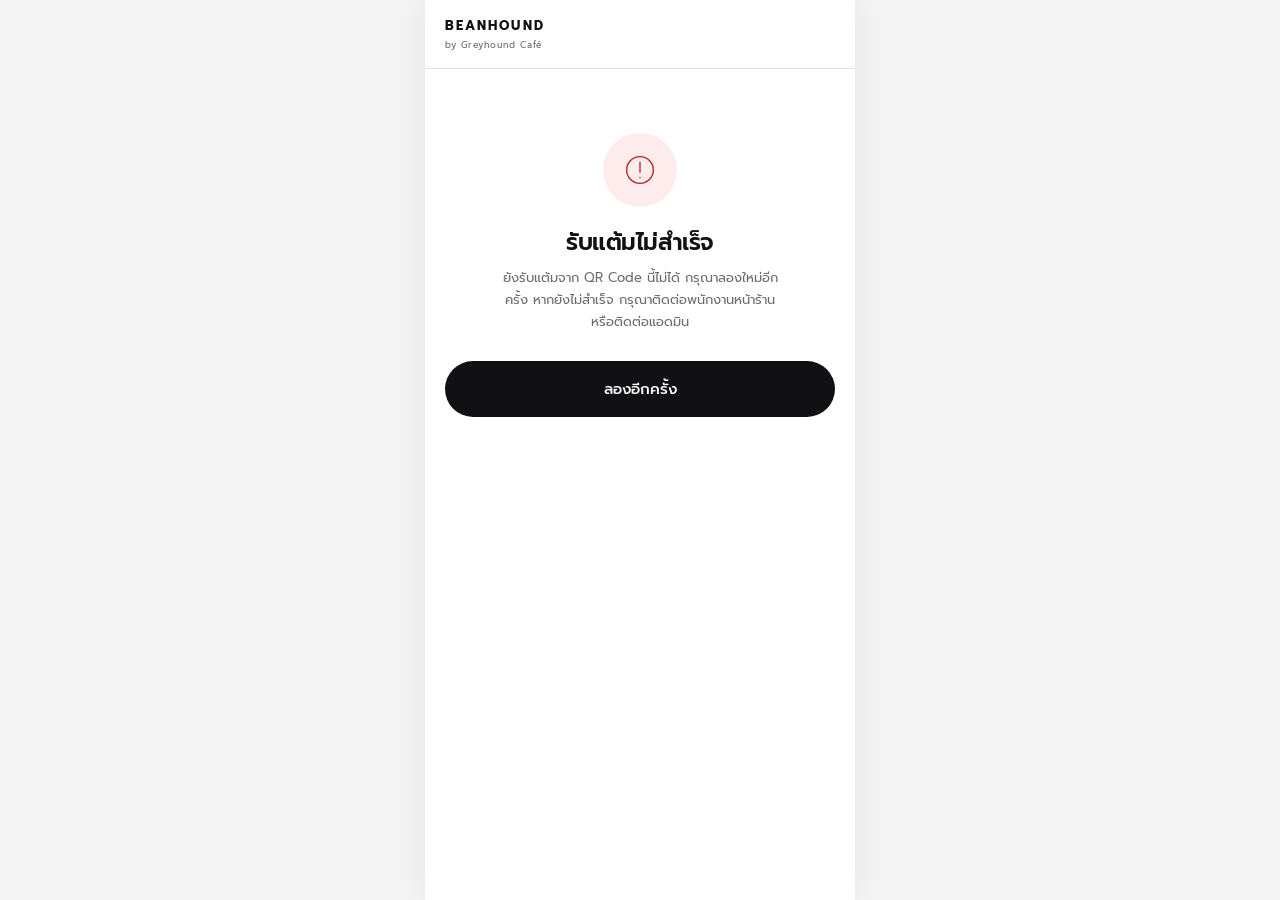
<file: index.html>
<!DOCTYPE html>
<html lang="th">
<head>
<meta charset="UTF-8">
<meta name="viewport" content="width=device-width,initial-scale=1,viewport-fit=cover">
<meta name="color-scheme" content="light dark">
<meta name="theme-color" content="#ffffff" media="(prefers-color-scheme:light)">
<meta name="theme-color" content="#151518" media="(prefers-color-scheme:dark)">
<meta name="mobile-web-app-capable" content="yes">
<meta name="apple-mobile-web-app-capable" content="yes">
<meta name="apple-mobile-web-app-status-bar-style" content="default">
<meta name="referrer" content="strict-origin-when-cross-origin">
<meta name="robots" content="noindex">
<link rel="icon" href="data:image/svg+xml,%3Csvg xmlns='http://www.w3.org/2000/svg' viewBox='0 0 24 24'%3E%3Crect width='24' height='24' rx='6' fill='%23111113'/%3E%3Cpath d='M6 6h5v5H6zM13 6h5v5h-5zM6 13h5v5H6zM13 13h2v2h3v3h-5z' fill='%23fff'/%3E%3C/svg%3E">
<title>BEANHOUND</title>
<style>
:root{
  --bg:#f4f4f5;--surface:#fff;--surface-2:#fafafa;
  --text:#111113;--text-2:#6b6b70;--text-3:#6b6b70;
  --line:#e4e4e7;--line-2:#d4d4d8;
  --ok:#0f7a4d;--ok-bg:#e8f5ee;--bad:#b4231f;--bad-bg:#fdeceb;
  --line-green:#06C755;--line-ink:#04361a;
  --safe-top:env(safe-area-inset-top,0px);--safe-bottom:env(safe-area-inset-bottom,0px);
  --safe-left:env(safe-area-inset-left,0px);--safe-right:env(safe-area-inset-right,0px);
}
@media(prefers-color-scheme:dark){:root{
  --bg:#0c0c0e;--surface:#151518;--surface-2:#1c1c20;
  --text:#f4f4f5;--text-2:#a1a1aa;--text-3:#a1a1aa;
  --line:#27272b;--line-2:#3a3a40;
  --ok:#4ade80;--ok-bg:#0e2a1c;--bad:#f87171;--bad-bg:#2c1413;
  --line-green:#3ee27f;--line-ink:#04240f;
}}
*{margin:0;padding:0;box-sizing:border-box;-webkit-tap-highlight-color:transparent}
body{font-family:'Prompt',-apple-system,sans-serif;background:var(--bg);color:var(--text);
  min-height:100vh;min-height:100dvh;display:flex;justify-content:center}
.svgic{width:1em;height:1em;fill:currentColor;display:inline-block;vertical-align:-.14em;flex-shrink:0}
.app{width:100%;max-width:430px;min-height:100vh;min-height:100dvh;background:var(--surface);
  display:flex;flex-direction:column;box-shadow:0 0 40px rgba(0,0,0,.07)}
.top{border-bottom:1px solid var(--line);
  padding:calc(16px + var(--safe-top)) calc(20px + var(--safe-right)) 16px calc(20px + var(--safe-left))}
.top b{font-size:13px;font-weight:700;letter-spacing:.16em;display:block}
.top span{font-size:9px;letter-spacing:.1em;color:var(--text-3);margin-top:3px;display:block}
main{flex:1;padding:24px calc(20px + var(--safe-right)) calc(40px + var(--safe-bottom)) calc(20px + var(--safe-left))}
.scr{display:none}.scr.on{display:block;animation:in .28s cubic-bezier(.2,.8,.2,1)}
@keyframes in{from{opacity:0;transform:translateY(8px)}to{opacity:1;transform:none}}
h1{font-size:23px;font-weight:600;letter-spacing:-.02em;line-height:1.35;text-align:center}
h2{font-size:17px;font-weight:600;letter-spacing:-.01em}
.sub{font-size:13px;color:var(--text-2);line-height:1.7;margin-top:9px;text-align:center}
.lbl{font-size:11px;font-weight:500;color:var(--text-3);text-transform:uppercase;
  letter-spacing:.07em;display:block}
.card{background:var(--surface);border:1px solid var(--line);border-radius:14px;padding:18px}
.card.flat{background:var(--surface-2);border-color:transparent}
.card.mark{border:1.5px solid var(--text)}
.row{display:flex;justify-content:space-between;align-items:baseline;padding:11px 0;font-size:14px;gap:14px}
.row+.row{border-top:1px solid var(--line)}
.row .k{color:var(--text-2);font-size:13px;flex-shrink:0}
.row .v{font-weight:500;text-align:right}
.btn{width:100%;border:none;border-radius:50px;padding:17px 20px;font-family:inherit;font-size:15px;
  font-weight:500;cursor:pointer;display:flex;align-items:center;justify-content:center;gap:10px;
  text-decoration:none;transition:transform .12s cubic-bezier(.2,.8,.2,1)}
.btn:active{transform:scale(.96)}
.btn.p{background:var(--text);color:var(--surface)}
.btn.s{background:transparent;color:var(--text-2);border:1.5px solid var(--line-2)}
.btn.g{background:var(--line-green);color:var(--line-ink);font-size:16px;font-weight:600;padding:18px 20px}
.btn.l{background:transparent;color:var(--text);border:1.5px solid var(--line-green);font-weight:500}
.receipt{position:relative;background:var(--surface);border:1px solid var(--line-2);border-radius:14px}
.receipt-rows{padding:3px 18px}
.receipt-total{padding:16px 18px 18px}
.perf{position:relative;border-top:2px dashed var(--line);margin:0 22px}
.perf::before,.perf::after{content:'';position:absolute;top:-11px;width:20px;height:20px;
  border-radius:50%;background:var(--surface);border:1px solid var(--line-2)}
.perf::before{left:-32px}.perf::after{right:-32px}
.linked{display:flex;align-items:center;justify-content:center;gap:8px;margin-top:14px;
  font-size:12.5px;color:var(--text-2)}
.linked img{width:26px;height:26px;border-radius:50%;object-fit:cover;background:var(--surface-2)}
noscript .nojs{display:block;margin:24px 0;padding:16px 18px;border:1px solid var(--line-2);
  border-radius:14px;background:var(--surface-2);font-size:13.5px;line-height:1.8;text-align:center}
.link{display:block;width:100%;background:none;border:none;font-family:inherit;font-size:12.5px;
  color:var(--text-3);text-align:center;padding:14px 0;cursor:pointer;text-decoration:underline;
  text-underline-offset:3px}
.mt{margin-top:22px}.mt-s{margin-top:12px}
.hero{text-align:center;padding:30px 0 12px}
.heroic{width:88px;height:88px;border-radius:26px;background:var(--surface-2);
  display:grid;place-items:center;margin:0 auto 24px;font-size:38px;color:var(--text)}
.cam{position:relative;width:100%;aspect-ratio:1;border-radius:14px;overflow:hidden;background:#0a0a0a}
.cam video{width:100%;height:100%;object-fit:cover;display:block}
.cam canvas{display:none}
.frame{position:absolute;inset:13%;border-radius:16px;box-shadow:0 0 0 100vmax rgba(0,0,0,.5);pointer-events:none}
.frame::before,.frame::after{content:'';position:absolute;width:36px;height:36px;border:3px solid #fff}
.frame::before{top:-2px;left:-2px;border-right:0;border-bottom:0;border-radius:14px 0 0 0}
.frame::after{bottom:-2px;right:-2px;border-left:0;border-top:0;border-radius:0 0 14px 0}
.sl{position:absolute;left:13%;right:13%;height:2px;background:#fff;opacity:.9;
  animation:sl 2.2s cubic-bezier(.4,0,.6,1) infinite;pointer-events:none}
@keyframes sl{0%,100%{top:15%}50%{top:83%}}
.camoff{position:absolute;inset:0;display:grid;place-items:center;text-align:center;padding:32px;
  color:#e4e4e7;font-size:12.5px;line-height:1.8}
.ptn{font-size:80px;font-weight:600;letter-spacing:-.05em;line-height:1;text-align:center}
.ptl{font-size:13px;color:var(--text-2);text-align:center;margin-top:2px}
.tag{display:inline-flex;align-items:center;gap:5px;padding:5px 11px;border-radius:50px;
  font-size:11.5px;font-weight:500;line-height:1}
.tag.ok{background:var(--ok-bg);color:var(--ok)}
.note{display:flex;gap:11px;padding:13px 15px;border-radius:10px;font-size:12.5px;line-height:1.6}
.note.ok{background:var(--ok-bg);color:var(--ok)}
.note .svgic{font-size:16px;margin-top:1px}
.ring{width:74px;height:74px;border-radius:50%;display:grid;place-items:center;margin:0 auto 20px;
  font-size:32px;animation:pop .45s cubic-bezier(.2,1.4,.4,1)}
.ring.bad{background:var(--bad-bg);color:var(--bad)}
@keyframes pop{from{transform:scale(.4);opacity:0}to{transform:scale(1);opacity:1}}
#pick{display:none}

[hidden]{display:none!important}
h1,.sub{white-space:pre-line}
button:disabled{opacity:.55;cursor:wait}
:focus-visible{outline:3px solid var(--ok);outline-offset:4px}
h1:focus{outline:none}
.heroic svg{width:38px;height:38px}
.row .v{overflow-wrap:anywhere;min-width:0}
.result-tag{text-align:center;padding:2px 0 14px}
.result-tag h1{font-size:17px;margin-top:12px}
.points-label{text-align:center;margin-bottom:12px}
.result-note{margin-top:16px}
.error-body{text-align:center;padding:40px 0 28px}
.error-body .copy{max-width:290px;margin:9px auto 0}
.ring svg{width:32px;height:32px}
#status{font-size:13px;color:var(--text-2);text-align:center;margin-top:16px;line-height:1.7}
@media(prefers-reduced-motion:reduce){*,*::before,*::after{animation:none!important;transition:none!important}}
</style>
</head>
<body>
<div class="app">
  <header class="top"><b data-copy="brand"></b><span data-copy="byline"></span></header>
  <main>
    <noscript><p class="nojs">กรุณาเปิด JavaScript เพื่อสแกนใบเสร็จ</p></noscript>
    <section id="home" aria-labelledby="home-title">
      <div class="hero">
        <div class="heroic"><svg viewBox="0 0 24 24" fill="none" stroke="currentColor" aria-hidden="true"><path d="M2 2h7v7H2zM15 2h7v7h-7zM2 15h7v7H2zM15 15h3v3h4v4h-7z"/></svg></div>
        <h1 id="home-title" tabindex="-1" data-copy="homeTitle"></h1>
        <p class="sub" data-copy="homeBody"></p>
      </div>
      <button id="start" class="btn p mt" data-copy="start" disabled></button>
      <p class="sub" data-copy="homeNote"></p>
      <button id="line-connect" class="btn l mt-s" type="button" data-copy="lineConnect" hidden></button>
      <p id="line-connect-note" class="sub" data-copy="lineConnectNote" hidden></p>
    </section>
    <section id="camera" hidden aria-labelledby="camera-title">
      <h1 id="camera-title" tabindex="-1" data-copy="cameraTitle"></h1>
      <p class="sub" data-copy="cameraBody"></p>
      <div class="cam mt"><video id="video" autoplay muted playsinline></video><div class="frame"></div><div class="sl"></div></div>
      <button id="photo" class="link" data-copy="photo"></button>
      <button class="btn s" data-home data-copy="back"></button>
    </section>
    <section id="result" hidden aria-labelledby="result-title">
      <div class="result-tag"><span class="tag ok" data-copy="resultTag"></span><h1 id="result-title" tabindex="-1" data-copy="resultTitle"></h1></div>
      <div class="receipt">
        <dl class="receipt-rows">
          <div class="row"><dt class="k" data-copy="bill"></dt><dd class="v" id="bill-value"></dd></div>
          <div class="row"><dt class="k" data-copy="shop"></dt><dd class="v" id="shop-value"></dd></div>
          <div class="row"><dt class="k" data-copy="date"></dt><dd class="v" id="date-value"></dd></div>
          <div class="row"><dt class="k" data-copy="amount"></dt><dd class="v" id="amount-value"></dd></div>
        </dl>
        <div class="perf" aria-hidden="true"></div>
        <div class="receipt-total">
          <span class="lbl points-label" data-copy="pointsLabel"></span>
          <div class="ptn" id="points"></div><div class="ptl" data-copy="points"></div>
          <p id="capped" class="note ok result-note" data-copy="capped" hidden></p>
        </div>
      </div>
      <p id="linked" class="linked" hidden><img id="linked-avatar" alt=""><span id="linked-name"></span></p>
      <button id="line-link" class="btn g mt" type="button" data-copy="line"></button>
      <p id="line-note" class="sub" data-copy="lineNote"></p>
      <p id="received" class="note ok result-note" data-copy="receivedNote" hidden></p>
      <button class="btn s mt-s" data-home data-copy="scanAgain"></button>
    </section>
    <section id="error" hidden aria-labelledby="error-title">
      <div class="error-body">
        <div class="ring bad"><svg viewBox="0 0 24 24" fill="none" stroke="currentColor" aria-hidden="true"><circle cx="12" cy="12" r="10"/><path d="M12 6v8m0 3v1"/></svg></div>
        <h1 id="error-title" tabindex="-1" data-copy="errorTitle"></h1>
        <p class="sub copy" data-copy="errorBody"></p>
      </div>
      <button id="retry" class="btn p" data-copy="retry"></button>
      <a id="admin-link" class="btn g mt-s" target="_blank" rel="noopener noreferrer" data-copy="adminContact" hidden></a>
    </section>
    <p id="status" role="status" aria-live="polite"></p>
  </main>
  <input id="file" type="file" capture="environment" hidden>
  <canvas id="base" hidden></canvas><canvas id="work" hidden></canvas>
</div>
<script id="app-config">
  const CONFIG = {
    API_URL: 'https://beanhoundscan.mobile1234.site',
    endpoints: {config: '/api/config', claim: '/api/claim', receive: '/api/claim/{id}/receive'},
    fontUrl: 'https://fonts.googleapis.com/css2?family=Prompt:wght@400;500;600;700&display=optional',
    locale: 'th-TH-u-ca-buddhist',
    currency: 'THB',
    dateOptions: {day: 'numeric', month: 'long', year: 'numeric', timeZone: 'Asia/Bangkok'},
    moneyOptions: {minimumFractionDigits: 2, maximumFractionDigits: 2},
    fetchTimeoutMs: 60000,
    configTimeoutMs: 10000,
    loadTimeoutMs: 15000,
    baseMaxPx: 1800,
    uploadMime: 'image/jpeg',
    uploadQuality: 0.9,
    uploadFilename: 'receipt.jpg',
    imageAccept: 'image/*,.heic,.heif',
    loadPlan: ['dataURL', 'bitmap', 'objectURL'],
    camera: {audio: false, video: {facingMode: {ideal: 'environment'}, width: {ideal: 1920}, height: {ideal: 1080}}},
    liveScanPx: 800,
    liveIntervalMs: 450,
    cameraReadyState: 2,
    qrFormats: ['qr_code'],
    inversionAttempts: 'attemptBoth',
    decodePlan: [
      {region: 'full', px: 1500}, {region: 'full', px: 1100},
      {region: 'full', px: 1800}, {region: 'full', px: 800},
      {region: 'full', px: 1800, binary: true},
      {region: 'bottom', px: 1800}, {region: 'bottom', px: 1100, binary: true},
      {region: 'grid', px: 1100}, {region: 'grid', px: 1500, binary: true}
    ],
    bottomStart: 0.5,
    grid: {count: 3, fraction: 0.5},
    pixel: {stride: 4, red: 0, green: 1, blue: 2, max: 255, threshold: 155, weights: [0.299, 0.587, 0.114]},
    centsPerUnit: 100,
    bytesPerMB: 1048576,
    qrGroups: {brand: 1, shop: 2, bill_no: 3, amount: 4, bill_date: 5},
    dateSuffix: 'T12:00:00+07:00',
    // LINE Login runs through LIFF, so the SDK is a declared, server-gated dependency.
    // Nothing is fetched while the API reports line_login_enabled=false.
    line: {sdkUrl: 'https://static.line-scdn.net/liff/edge/2/sdk.js', sdkTimeoutMs: 15000,
           tokenField: 'line_id_token', pictureProtocol: 'https:'},
    messages: {
      title: 'รับแต้มจากใบเสร็จ | BEANHOUND',
      brand: 'BEANHOUND', byline: 'by Greyhound Café',
      homeTag: 'ความสุขในทุกแก้ว', homeTitle: 'สแกนใบเสร็จ\nเพื่อรับแต้ม',
      homeBody: 'เก็บแต้มจากแก้วโปรดของคุณ\nเพียงสแกนใบเสร็จ แล้วรับแต้มบน LINE',
      start: 'สแกน QR บนใบเสร็จ', homeNote: 'เตรียมใบเสร็จให้เห็นทั้งใบและ QR ชัดเจน',
      cameraTitle: 'วางใบเสร็จในกรอบ', cameraBody: 'ให้เห็นทั้งใบ รวมถึง QR ด้านล่าง',
      photo: 'สแกนไม่ได้ — ถ่ายรูปแทน', back: 'กลับหน้าหลัก',
      resultTag: 'พบข้อมูลใบเสร็จ', resultTitle: 'รับแต้มได้แล้ว',
      points: 'แต้ม', pointsLabel: 'แต้มที่จะได้รับ', scanAgain: 'สแกนใบใหม่', bill: 'เลขที่ใบเสร็จ', shop: 'สาขา', date: 'วันที่', amount: 'ยอดที่ใช้รับแต้ม',
      line: 'รับแต้มบน LINE', lineNote: 'กดปุ่มเพื่อเปิด LINE และรับแต้มให้เรียบร้อย',
      capped: 'ได้รับแต้มตามเพดานต่อใบเสร็จ',
      duplicateTitle: 'ใบเสร็จซ้ำ',
      duplicateBody: 'ใบเสร็จนี้ถูกบันทึกว่าใช้สิทธิ์แล้ว หากยังไม่ได้รับแต้ม กรุณาติดต่อพนักงานหรือแอดมิน',
      adminContact: 'ติดต่อแอดมิน',
      errorTitle: 'รับแต้มไม่สำเร็จ',
      errorBody: 'ยังรับแต้มจาก QR Code นี้ไม่ได้ กรุณาลองใหม่อีกครั้ง หากยังไม่สำเร็จ กรุณาติดต่อพนักงานหน้าร้าน หรือติดต่อแอดมิน',
      belowMinTitle: 'ยอดไม่ถึงขั้นต่ำ',
      belowMinBody: 'ยอดที่ใช้คำนวณแต้ม {amount} บาท ต้องมียอดขั้นต่ำ {minimum} บาท จึงจะรับแต้มได้',
      receiving: 'กำลังบันทึกการกดรับแต้ม…',
      receiveError: 'ยังเปิดหน้ารับแต้มไม่ได้ กรุณากดปุ่มรับแต้มอีกครั้ง',
      received: 'เปิดหน้ารับแต้ม LINE แล้ว',
      receivedNote: 'ใบเสร็จนี้ใช้สิทธิ์รับแต้มแล้ว หน้ารับแต้ม LINE เปิดได้ครั้งเดียวต่อใบเสร็จ',
      alreadyReceivedTitle: 'กดรับแต้มไปแล้ว',
      alreadyReceivedBody: 'ใบเสร็จนี้เปิดหน้ารับแต้ม LINE ไปแล้ว จึงเปิดซ้ำไม่ได้ หากยังไม่ได้รับแต้ม กรุณาติดต่อพนักงานหน้าร้านหรือแอดมิน',
      lineConnect: 'เชื่อมบัญชี LINE',
      lineConnectNote: 'เชื่อมบัญชีเพื่อให้แต้มผูกกับ LINE ของคุณ ไม่เชื่อมก็สแกนรับแต้มได้ตามปกติ',
      lineConnecting: 'กำลังเชื่อมบัญชี LINE…',
      lineConnectError: 'เชื่อมบัญชี LINE ไม่สำเร็จ สแกนรับแต้มต่อได้ตามปกติ',
      linkedAs: 'เชื่อมกับบัญชี {name} แล้ว',
      linkedUnnamed: 'เชื่อมบัญชี LINE แล้ว',
      retry: 'ลองอีกครั้ง', ready: '', initializing: 'กำลังเตรียมการสแกน…',
      openingCamera: 'กำลังเปิดกล้อง…', cameraFallback: 'ใช้การถ่ายรูปใบเสร็จแทนได้จากปุ่มด้านล่าง',
      decoding: 'กำลังอ่านใบเสร็จ…', submitting: 'กำลังตรวจสอบใบเสร็จ…',
      footer: 'BEANHOUND by Greyhound Café', cameraLabel: 'ภาพสดจากกล้อง',
      fileLabel: 'เลือกรูปใบเสร็จ', noScript: 'กรุณาเปิด JavaScript เพื่อสแกนใบเสร็จ'
    }
  };
  </script>
<script id="jsqr-vendor">
/*! jsQR 1.4.0; https://github.com/cozmo/jsQR
Modified for distribution: minified and embedded. Source SHA256: bc40c8a15196236b2314db0856f72ca0b49980cd5413b8c852a7349f5fee0859
                                 Apache License
                           Version 2.0, January 2004
                        http://www.apache.org/licenses/

   TERMS AND CONDITIONS FOR USE, REPRODUCTION, AND DISTRIBUTION

   1. Definitions.

      "License" shall mean the terms and conditions for use, reproduction,
      and distribution as defined by Sections 1 through 9 of this document.

      "Licensor" shall mean the copyright owner or entity authorized by
      the copyright owner that is granting the License.

      "Legal Entity" shall mean the union of the acting entity and all
      other entities that control, are controlled by, or are under common
      control with that entity. For the purposes of this definition,
      "control" means (i) the power, direct or indirect, to cause the
      direction or management of such entity, whether by contract or
      otherwise, or (ii) ownership of fifty percent (50%) or more of the
      outstanding shares, or (iii) beneficial ownership of such entity.

      "You" (or "Your") shall mean an individual or Legal Entity
      exercising permissions granted by this License.

      "Source" form shall mean the preferred form for making modifications,
      including but not limited to software source code, documentation
      source, and configuration files.

      "Object" form shall mean any form resulting from mechanical
      transformation or translation of a Source form, including but
      not limited to compiled object code, generated documentation,
      and conversions to other media types.

      "Work" shall mean the work of authorship, whether in Source or
      Object form, made available under the License, as indicated by a
      copyright notice that is included in or attached to the work
      (an example is provided in the Appendix below).

      "Derivative Works" shall mean any work, whether in Source or Object
      form, that is based on (or derived from) the Work and for which the
      editorial revisions, annotations, elaborations, or other modifications
      represent, as a whole, an original work of authorship. For the purposes
      of this License, Derivative Works shall not include works that remain
      separable from, or merely link (or bind by name) to the interfaces of,
      the Work and Derivative Works thereof.

      "Contribution" shall mean any work of authorship, including
      the original version of the Work and any modifications or additions
      to that Work or Derivative Works thereof, that is intentionally
      submitted to Licensor for inclusion in the Work by the copyright owner
      or by an individual or Legal Entity authorized to submit on behalf of
      the copyright owner. For the purposes of this definition, "submitted"
      means any form of electronic, verbal, or written communication sent
      to the Licensor or its representatives, including but not limited to
      communication on electronic mailing lists, source code control systems,
      and issue tracking systems that are managed by, or on behalf of, the
      Licensor for the purpose of discussing and improving the Work, but
      excluding communication that is conspicuously marked or otherwise
      designated in writing by the copyright owner as "Not a Contribution."

      "Contributor" shall mean Licensor and any individual or Legal Entity
      on behalf of whom a Contribution has been received by Licensor and
      subsequently incorporated within the Work.

   2. Grant of Copyright License. Subject to the terms and conditions of
      this License, each Contributor hereby grants to You a perpetual,
      worldwide, non-exclusive, no-charge, royalty-free, irrevocable
      copyright license to reproduce, prepare Derivative Works of,
      publicly display, publicly perform, sublicense, and distribute the
      Work and such Derivative Works in Source or Object form.

   3. Grant of Patent License. Subject to the terms and conditions of
      this License, each Contributor hereby grants to You a perpetual,
      worldwide, non-exclusive, no-charge, royalty-free, irrevocable
      (except as stated in this section) patent license to make, have made,
      use, offer to sell, sell, import, and otherwise transfer the Work,
      where such license applies only to those patent claims licensable
      by such Contributor that are necessarily infringed by their
      Contribution(s) alone or by combination of their Contribution(s)
      with the Work to which such Contribution(s) was submitted. If You
      institute patent litigation against any entity (including a
      cross-claim or counterclaim in a lawsuit) alleging that the Work
      or a Contribution incorporated within the Work constitutes direct
      or contributory patent infringement, then any patent licenses
      granted to You under this License for that Work shall terminate
      as of the date such litigation is filed.

   4. Redistribution. You may reproduce and distribute copies of the
      Work or Derivative Works thereof in any medium, with or without
      modifications, and in Source or Object form, provided that You
      meet the following conditions:

      (a) You must give any other recipients of the Work or
          Derivative Works a copy of this License; and

      (b) You must cause any modified files to carry prominent notices
          stating that You changed the files; and

      (c) You must retain, in the Source form of any Derivative Works
          that You distribute, all copyright, patent, trademark, and
          attribution notices from the Source form of the Work,
          excluding those notices that do not pertain to any part of
          the Derivative Works; and

      (d) If the Work includes a "NOTICE" text file as part of its
          distribution, then any Derivative Works that You distribute must
          include a readable copy of the attribution notices contained
          within such NOTICE file, excluding those notices that do not
          pertain to any part of the Derivative Works, in at least one
          of the following places: within a NOTICE text file distributed
          as part of the Derivative Works; within the Source form or
          documentation, if provided along with the Derivative Works; or,
          within a display generated by the Derivative Works, if and
          wherever such third-party notices normally appear. The contents
          of the NOTICE file are for informational purposes only and
          do not modify the License. You may add Your own attribution
          notices within Derivative Works that You distribute, alongside
          or as an addendum to the NOTICE text from the Work, provided
          that such additional attribution notices cannot be construed
          as modifying the License.

      You may add Your own copyright statement to Your modifications and
      may provide additional or different license terms and conditions
      for use, reproduction, or distribution of Your modifications, or
      for any such Derivative Works as a whole, provided Your use,
      reproduction, and distribution of the Work otherwise complies with
      the conditions stated in this License.

   5. Submission of Contributions. Unless You explicitly state otherwise,
      any Contribution intentionally submitted for inclusion in the Work
      by You to the Licensor shall be under the terms and conditions of
      this License, without any additional terms or conditions.
      Notwithstanding the above, nothing herein shall supersede or modify
      the terms of any separate license agreement you may have executed
      with Licensor regarding such Contributions.

   6. Trademarks. This License does not grant permission to use the trade
      names, trademarks, service marks, or product names of the Licensor,
      except as required for reasonable and customary use in describing the
      origin of the Work and reproducing the content of the NOTICE file.

   7. Disclaimer of Warranty. Unless required by applicable law or
      agreed to in writing, Licensor provides the Work (and each
      Contributor provides its Contributions) on an "AS IS" BASIS,
      WITHOUT WARRANTIES OR CONDITIONS OF ANY KIND, either express or
      implied, including, without limitation, any warranties or conditions
      of TITLE, NON-INFRINGEMENT, MERCHANTABILITY, or FITNESS FOR A
      PARTICULAR PURPOSE. You are solely responsible for determining the
      appropriateness of using or redistributing the Work and assume any
      risks associated with Your exercise of permissions under this License.

   8. Limitation of Liability. In no event and under no legal theory,
      whether in tort (including negligence), contract, or otherwise,
      unless required by applicable law (such as deliberate and grossly
      negligent acts) or agreed to in writing, shall any Contributor be
      liable to You for damages, including any direct, indirect, special,
      incidental, or consequential damages of any character arising as a
      result of this License or out of the use or inability to use the
      Work (including but not limited to damages for loss of goodwill,
      work stoppage, computer failure or malfunction, or any and all
      other commercial damages or losses), even if such Contributor
      has been advised of the possibility of such damages.

   9. Accepting Warranty or Additional Liability. While redistributing
      the Work or Derivative Works thereof, You may choose to offer,
      and charge a fee for, acceptance of support, warranty, indemnity,
      or other liability obligations and/or rights consistent with this
      License. However, in accepting such obligations, You may act only
      on Your own behalf and on Your sole responsibility, not on behalf
      of any other Contributor, and only if You agree to indemnify,
      defend, and hold each Contributor harmless for any liability
      incurred by, or claims asserted against, such Contributor by reason
      of your accepting any such warranty or additional liability.

   END OF TERMS AND CONDITIONS

   APPENDIX: How to apply the Apache License to your work.

      To apply the Apache License to your work, attach the following
      boilerplate notice, with the fields enclosed by brackets "{}"
      replaced with your own identifying information. (Don't include
      the brackets!)  The text should be enclosed in the appropriate
      comment syntax for the file format. We also recommend that a
      file or class name and description of purpose be included on the
      same "printed page" as the copyright notice for easier
      identification within third-party archives.

   Copyright {yyyy} {name of copyright owner}

   Licensed under the Apache License, Version 2.0 (the "License");
   you may not use this file except in compliance with the License.
   You may obtain a copy of the License at

       http://www.apache.org/licenses/LICENSE-2.0

   Unless required by applicable law or agreed to in writing, software
   distributed under the License is distributed on an "AS IS" BASIS,
   WITHOUT WARRANTIES OR CONDITIONS OF ANY KIND, either express or implied.
   See the License for the specific language governing permissions and
   limitations under the License.

*/
!function(o,e){
"object"==typeof exports&&"object"==typeof module?module.exports=e():"function"==typeof define&&define.amd?define([],e):"object"==typeof exports?exports.jsQR=e():o.jsQR=e()
}("undefined"!=typeof self?self:this,function(){return function(o){var e={};function r(t){if(e[t])return e[t].exports;var c=e[t]={i:t,l:!1,exports:{}}
;return o[t].call(c.exports,c,c.exports,r),c.l=!0,c.exports}return r.m=o,r.c=e,r.d=function(o,e,t){r.o(o,e)||Object.defineProperty(o,e,{configurable:!1,enumerable:!0,get:t})},
r.n=function(o){var e=o&&o.__esModule?function(){return o.default}:function(){return o};return r.d(e,"a",e),e},r.o=function(o,e){return Object.prototype.hasOwnProperty.call(o,e)},
r.p="",r(r.s=3)}([function(o,e,r){"use strict";Object.defineProperty(e,"__esModule",{value:!0});var t=function(){function o(o,e){this.width=e,this.height=o.length/e,this.data=o}
return o.createEmpty=function(e,r){return new o(new Uint8ClampedArray(e*r),e)},o.prototype.get=function(o,e){
return!(o<0||o>=this.width||e<0||e>=this.height)&&!!this.data[e*this.width+o]},o.prototype.set=function(o,e,r){this.data[e*this.width+o]=r?1:0},
o.prototype.setRegion=function(o,e,r,t,c){for(var s=e;s<e+t;s++)for(var a=o;a<o+r;a++)this.set(a,s,!!c)},o}();e.BitMatrix=t},function(o,e,r){"use strict"
;Object.defineProperty(e,"__esModule",{value:!0});var t=r(2);e.addOrSubtractGF=function(o,e){return o^e};var c=function(){function o(o,e,r){this.primitive=o,this.size=e,
this.generatorBase=r,this.expTable=new Array(this.size),this.logTable=new Array(this.size);for(var c=1,s=0;s<this.size;s++)this.expTable[s]=c,
(c*=2)>=this.size&&(c=(c^this.primitive)&this.size-1);for(s=0;s<this.size-1;s++)this.logTable[this.expTable[s]]=s;this.zero=new t.default(this,Uint8ClampedArray.from([0])),
this.one=new t.default(this,Uint8ClampedArray.from([1]))}return o.prototype.multiply=function(o,e){
return 0===o||0===e?0:this.expTable[(this.logTable[o]+this.logTable[e])%(this.size-1)]},o.prototype.inverse=function(o){if(0===o)throw new Error("Can't invert 0")
;return this.expTable[this.size-this.logTable[o]-1]},o.prototype.buildMonomial=function(o,e){if(o<0)throw new Error("Invalid monomial degree less than 0");if(0===e)return this.zero
;var r=new Uint8ClampedArray(o+1);return r[0]=e,new t.default(this,r)},o.prototype.log=function(o){if(0===o)throw new Error("Can't take log(0)");return this.logTable[o]},
o.prototype.exp=function(o){return this.expTable[o]},o}();e.default=c},function(o,e,r){"use strict";Object.defineProperty(e,"__esModule",{value:!0});var t=r(1),c=function(){
function o(o,e){if(0===e.length)throw new Error("No coefficients.");this.field=o;var r=e.length;if(r>1&&0===e[0]){for(var t=1;t<r&&0===e[t];)t++
;if(t===r)this.coefficients=o.zero.coefficients;else{this.coefficients=new Uint8ClampedArray(r-t);for(var c=0;c<this.coefficients.length;c++)this.coefficients[c]=e[t+c]}
}else this.coefficients=e}return o.prototype.degree=function(){return this.coefficients.length-1},o.prototype.isZero=function(){return 0===this.coefficients[0]},
o.prototype.getCoefficient=function(o){return this.coefficients[this.coefficients.length-1-o]},o.prototype.addOrSubtract=function(e){var r;if(this.isZero())return e
;if(e.isZero())return this;var c=this.coefficients,s=e.coefficients;c.length>s.length&&(c=(r=[s,c])[0],s=r[1])
;for(var a=new Uint8ClampedArray(s.length),n=s.length-c.length,d=0;d<n;d++)a[d]=s[d];for(d=n;d<s.length;d++)a[d]=t.addOrSubtractGF(c[d-n],s[d]);return new o(this.field,a)},
o.prototype.multiply=function(e){if(0===e)return this.field.zero;if(1===e)return this
;for(var r=this.coefficients.length,t=new Uint8ClampedArray(r),c=0;c<r;c++)t[c]=this.field.multiply(this.coefficients[c],e);return new o(this.field,t)},
o.prototype.multiplyPoly=function(e){if(this.isZero()||e.isZero())return this.field.zero
;for(var r=this.coefficients,c=r.length,s=e.coefficients,a=s.length,n=new Uint8ClampedArray(c+a-1),d=0;d<c;d++)for(var l=r[d],i=0;i<a;i++)n[d+i]=t.addOrSubtractGF(n[d+i],this.field.multiply(l,s[i]))
;return new o(this.field,n)},o.prototype.multiplyByMonomial=function(e,r){if(e<0)throw new Error("Invalid degree less than 0");if(0===r)return this.field.zero
;for(var t=this.coefficients.length,c=new Uint8ClampedArray(t+e),s=0;s<t;s++)c[s]=this.field.multiply(this.coefficients[s],r);return new o(this.field,c)},
o.prototype.evaluateAt=function(o){var e=0;if(0===o)return this.getCoefficient(0);var r=this.coefficients.length;if(1===o)return this.coefficients.forEach(function(o){
e=t.addOrSubtractGF(e,o)}),e;e=this.coefficients[0];for(var c=1;c<r;c++)e=t.addOrSubtractGF(this.field.multiply(o,e),this.coefficients[c]);return e},o}();e.default=c
},function(o,e,r){"use strict";Object.defineProperty(e,"__esModule",{value:!0});var t=r(4),c=r(5),s=r(11),a=r(12);function n(o){var e=a.locate(o);if(!e)return null
;for(var r=0,t=e;r<t.length;r++){var n=t[r],d=s.extract(o,n),l=c.decode(d.matrix);if(l)return{binaryData:l.bytes,data:l.text,chunks:l.chunks,version:l.version,location:{
topRightCorner:d.mappingFunction(n.dimension,0),topLeftCorner:d.mappingFunction(0,0),bottomRightCorner:d.mappingFunction(n.dimension,n.dimension),
bottomLeftCorner:d.mappingFunction(0,n.dimension),topRightFinderPattern:n.topRight,topLeftFinderPattern:n.topLeft,bottomLeftFinderPattern:n.bottomLeft,
bottomRightAlignmentPattern:n.alignmentPattern}}}return null}var d={inversionAttempts:"attemptBoth"};function l(o,e,r,c){void 0===c&&(c={});var s=d
;Object.keys(s||{}).forEach(function(o){s[o]=c[o]||s[o]})
;var a="attemptBoth"===s.inversionAttempts||"invertFirst"===s.inversionAttempts,l="onlyInvert"===s.inversionAttempts||"invertFirst"===s.inversionAttempts,i=t.binarize(o,e,r,a),B=i.binarized,k=i.inverted,u=n(l?k:B)
;return u||"attemptBoth"!==s.inversionAttempts&&"invertFirst"!==s.inversionAttempts||(u=n(l?B:k)),u}l.default=l,e.default=l},function(o,e,r){"use strict"
;Object.defineProperty(e,"__esModule",{value:!0});var t=r(0);function c(o,e,r){return o<e?e:o>r?r:o}var s=function(){function o(o,e){this.width=o,
this.data=new Uint8ClampedArray(o*e)}return o.prototype.get=function(o,e){return this.data[e*this.width+o]},o.prototype.set=function(o,e,r){this.data[e*this.width+o]=r},o}()
;e.binarize=function(o,e,r,a){if(o.length!==e*r*4)throw new Error("Malformed data passed to binarizer.");for(var n=new s(e,r),d=0;d<e;d++)for(var l=0;l<r;l++){
var i=o[4*(l*e+d)+0],B=o[4*(l*e+d)+1],k=o[4*(l*e+d)+2];n.set(d,l,.2126*i+.7152*B+.0722*k)}for(var u=Math.ceil(e/8),C=Math.ceil(r/8),m=new s(u,C),f=0;f<C;f++)for(var w=0;w<u;w++){
var P=0,v=1/0,h=0;for(l=0;l<8;l++)for(d=0;d<8;d++){var y=n.get(8*w+d,8*f+l);P+=y,v=Math.min(v,y),h=Math.max(h,y)}var p=P/Math.pow(8,2);if(h-v<=24&&(p=v/2,f>0&&w>0)){
var b=(m.get(w,f-1)+2*m.get(w-1,f)+m.get(w-1,f-1))/4;v<b&&(p=b)}m.set(w,f,p)}var g=t.BitMatrix.createEmpty(e,r),x=null;for(a&&(x=t.BitMatrix.createEmpty(e,r)),
f=0;f<C;f++)for(w=0;w<u;w++){for(var M=c(w,2,u-3),L=c(f,2,C-3),N=(P=0,-2);N<=2;N++)for(var I=-2;I<=2;I++)P+=m.get(M+N,L+I);var O=P/25;for(N=0;N<8;N++)for(I=0;I<8;I++){d=8*w+N,
l=8*f+I;var z=n.get(d,l);g.set(d,l,z<=O),a&&x.set(d,l,!(z<=O))}}return a?{binarized:g,inverted:x}:{binarized:g}}},function(o,e,r){"use strict"
;Object.defineProperty(e,"__esModule",{value:!0});var t=r(0),c=r(6),s=r(9),a=r(10);function n(o,e){for(var r=o^e,t=0;r;)t++,r&=r-1;return t}function d(o,e){return e<<1|o}var l=[{
bits:21522,formatInfo:{errorCorrectionLevel:1,dataMask:0}},{bits:20773,formatInfo:{errorCorrectionLevel:1,dataMask:1}},{bits:24188,formatInfo:{errorCorrectionLevel:1,dataMask:2}},{
bits:23371,formatInfo:{errorCorrectionLevel:1,dataMask:3}},{bits:17913,formatInfo:{errorCorrectionLevel:1,dataMask:4}},{bits:16590,formatInfo:{errorCorrectionLevel:1,dataMask:5}},{
bits:20375,formatInfo:{errorCorrectionLevel:1,dataMask:6}},{bits:19104,formatInfo:{errorCorrectionLevel:1,dataMask:7}},{bits:30660,formatInfo:{errorCorrectionLevel:0,dataMask:0}},{
bits:29427,formatInfo:{errorCorrectionLevel:0,dataMask:1}},{bits:32170,formatInfo:{errorCorrectionLevel:0,dataMask:2}},{bits:30877,formatInfo:{errorCorrectionLevel:0,dataMask:3}},{
bits:26159,formatInfo:{errorCorrectionLevel:0,dataMask:4}},{bits:25368,formatInfo:{errorCorrectionLevel:0,dataMask:5}},{bits:27713,formatInfo:{errorCorrectionLevel:0,dataMask:6}},{
bits:26998,formatInfo:{errorCorrectionLevel:0,dataMask:7}},{bits:5769,formatInfo:{errorCorrectionLevel:3,dataMask:0}},{bits:5054,formatInfo:{errorCorrectionLevel:3,dataMask:1}},{
bits:7399,formatInfo:{errorCorrectionLevel:3,dataMask:2}},{bits:6608,formatInfo:{errorCorrectionLevel:3,dataMask:3}},{bits:1890,formatInfo:{errorCorrectionLevel:3,dataMask:4}},{
bits:597,formatInfo:{errorCorrectionLevel:3,dataMask:5}},{bits:3340,formatInfo:{errorCorrectionLevel:3,dataMask:6}},{bits:2107,formatInfo:{errorCorrectionLevel:3,dataMask:7}},{
bits:13663,formatInfo:{errorCorrectionLevel:2,dataMask:0}},{bits:12392,formatInfo:{errorCorrectionLevel:2,dataMask:1}},{bits:16177,formatInfo:{errorCorrectionLevel:2,dataMask:2}},{
bits:14854,formatInfo:{errorCorrectionLevel:2,dataMask:3}},{bits:9396,formatInfo:{errorCorrectionLevel:2,dataMask:4}},{bits:8579,formatInfo:{errorCorrectionLevel:2,dataMask:5}},{
bits:11994,formatInfo:{errorCorrectionLevel:2,dataMask:6}},{bits:11245,formatInfo:{errorCorrectionLevel:2,dataMask:7}}],i=[function(o){return(o.y+o.x)%2==0},function(o){
return o.y%2==0},function(o){return o.x%3==0},function(o){return(o.y+o.x)%3==0},function(o){return(Math.floor(o.y/2)+Math.floor(o.x/3))%2==0},function(o){
return o.x*o.y%2+o.x*o.y%3==0},function(o){return(o.y*o.x%2+o.y*o.x%3)%2==0},function(o){return((o.y+o.x)%2+o.y*o.x%3)%2==0}];function B(o,e,r){
for(var c=i[r.dataMask],s=o.height,a=function(o){var e=17+4*o.versionNumber,r=t.BitMatrix.createEmpty(e,e);r.setRegion(0,0,9,9,!0),r.setRegion(e-8,0,8,9,!0),
r.setRegion(0,e-8,9,8,!0);for(var c=0,s=o.alignmentPatternCenters;c<s.length;c++)for(var a=s[c],n=0,d=o.alignmentPatternCenters;n<d.length;n++){var l=d[n]
;6===a&&6===l||6===a&&l===e-7||a===e-7&&6===l||r.setRegion(a-2,l-2,5,5,!0)}return r.setRegion(6,9,1,e-17,!0),r.setRegion(9,6,e-17,1,!0),
o.versionNumber>6&&(r.setRegion(e-11,0,3,6,!0),r.setRegion(0,e-11,6,3,!0)),r}(e),n=[],l=0,B=0,k=!0,u=s-1;u>0;u-=2){6===u&&u--;for(var C=0;C<s;C++)for(var m=k?s-1-C:C,f=0;f<2;f++){
var w=u-f;if(!a.get(w,m)){B++;var P=o.get(w,m);c({y:m,x:w})&&(P=!P),l=d(P,l),8===B&&(n.push(l),B=0,l=0)}}k=!k}return n}function k(o){var e=function(o){
var e=o.height,r=Math.floor((e-17)/4);if(r<=6)return a.VERSIONS[r-1];for(var t=0,c=5;c>=0;c--)for(var s=e-9;s>=e-11;s--)t=d(o.get(s,c),t);var l=0
;for(s=5;s>=0;s--)for(c=e-9;c>=e-11;c--)l=d(o.get(s,c),l);for(var i,B=1/0,k=0,u=a.VERSIONS;k<u.length;k++){var C=u[k];if(C.infoBits===t||C.infoBits===l)return C
;var m=n(t,C.infoBits);m<B&&(i=C,B=m),(m=n(l,C.infoBits))<B&&(i=C,B=m)}return B<=3?i:void 0}(o);if(!e)return null;var r=function(o){
for(var e=0,r=0;r<=8;r++)6!==r&&(e=d(o.get(r,8),e));for(var t=7;t>=0;t--)6!==t&&(e=d(o.get(8,t),e));var c=o.height,s=0;for(t=c-1;t>=c-7;t--)s=d(o.get(8,t),s)
;for(r=c-8;r<c;r++)s=d(o.get(r,8),s);for(var a=1/0,i=null,B=0,k=l;B<k.length;B++){var u=k[B],C=u.bits,m=u.formatInfo;if(C===e||C===s)return m;var f=n(e,C);f<a&&(i=m,a=f),
e!==s&&(f=n(s,C))<a&&(i=m,a=f)}return a<=3?i:null}(o);if(!r)return null;var t=function(o,e,r){var t=e.errorCorrectionLevels[r],c=[],s=0;if(t.ecBlocks.forEach(function(o){
for(var e=0;e<o.numBlocks;e++)c.push({numDataCodewords:o.dataCodewordsPerBlock,codewords:[]}),s+=o.dataCodewordsPerBlock+t.ecCodewordsPerBlock}),o.length<s)return null
;o=o.slice(0,s);for(var a=t.ecBlocks[0].dataCodewordsPerBlock,n=0;n<a;n++)for(var d=0,l=c;d<l.length;d++)l[d].codewords.push(o.shift());if(t.ecBlocks.length>1){
var i=t.ecBlocks[0].numBlocks,B=t.ecBlocks[1].numBlocks;for(n=0;n<B;n++)c[i+n].codewords.push(o.shift())}
for(;o.length>0;)for(var k=0,u=c;k<u.length;k++)u[k].codewords.push(o.shift());return c}(B(o,e,r),e,r.errorCorrectionLevel);if(!t)return null;for(var i=t.reduce(function(o,e){
return o+e.numDataCodewords},0),k=new Uint8ClampedArray(i),u=0,C=0,m=t;C<m.length;C++){var f=m[C],w=s.decode(f.codewords,f.codewords.length-f.numDataCodewords);if(!w)return null
;for(var P=0;P<f.numDataCodewords;P++)k[u++]=w[P]}try{return c.decode(k,e.versionNumber)}catch(o){return null}}e.decode=function(o){if(null==o)return null;var e=k(o);if(e)return e
;for(var r=0;r<o.width;r++)for(var t=r+1;t<o.height;t++)o.get(r,t)!==o.get(t,r)&&(o.set(r,t,!o.get(r,t)),o.set(t,r,!o.get(t,r)));return k(o)}},function(o,e,r){"use strict"
;Object.defineProperty(e,"__esModule",{value:!0});var t,c,s=r(7),a=r(8);function n(o,e){for(var r=[],t="",c=[10,12,14][e],s=o.readBits(c);s>=3;){
if((l=o.readBits(10))>=1e3)throw new Error("Invalid numeric value above 999");var a=Math.floor(l/100),n=Math.floor(l/10)%10,d=l%10;r.push(48+a,48+n,48+d),
t+=a.toString()+n.toString()+d.toString(),s-=3}if(2===s){if((l=o.readBits(7))>=100)throw new Error("Invalid numeric value above 99");a=Math.floor(l/10),n=l%10;r.push(48+a,48+n),
t+=a.toString()+n.toString()}else if(1===s){var l;if((l=o.readBits(4))>=10)throw new Error("Invalid numeric value above 9");r.push(48+l),t+=l.toString()}return{bytes:r,text:t}}
!function(o){o.Numeric="numeric",o.Alphanumeric="alphanumeric",o.Byte="byte",o.Kanji="kanji",o.ECI="eci"}(t=e.Mode||(e.Mode={})),function(o){o[o.Terminator=0]="Terminator",
o[o.Numeric=1]="Numeric",o[o.Alphanumeric=2]="Alphanumeric",o[o.Byte=4]="Byte",o[o.Kanji=8]="Kanji",o[o.ECI=7]="ECI"}(c||(c={}))
;var d=["0","1","2","3","4","5","6","7","8","9","A","B","C","D","E","F","G","H","I","J","K","L","M","N","O","P","Q","R","S","T","U","V","W","X","Y","Z"," ","$","%","*","+","-",".","/",":"]
;function l(o,e){for(var r=[],t="",c=[9,11,13][e],s=o.readBits(c);s>=2;){var a=o.readBits(11),n=Math.floor(a/45),l=a%45;r.push(d[n].charCodeAt(0),d[l].charCodeAt(0)),t+=d[n]+d[l],
s-=2}if(1===s){n=o.readBits(6);r.push(d[n].charCodeAt(0)),t+=d[n]}return{bytes:r,text:t}}function i(o,e){for(var r=[],t="",c=[8,16,16][e],s=o.readBits(c),a=0;a<s;a++){
var n=o.readBits(8);r.push(n)}try{t+=decodeURIComponent(r.map(function(o){return"%"+("0"+o.toString(16)).substr(-2)}).join(""))}catch(o){}return{bytes:r,text:t}}function B(o,e){
for(var r=[],t="",c=[8,10,12][e],s=o.readBits(c),n=0;n<s;n++){var d=o.readBits(13),l=Math.floor(d/192)<<8|d%192;l+=l<7936?33088:49472,r.push(l>>8,255&l),
t+=String.fromCharCode(a.shiftJISTable[l])}return{bytes:r,text:t}}e.decode=function(o,e){for(var r,a,d,k,u=new s.BitStream(o),C=e<=9?0:e<=26?1:2,m={text:"",bytes:[],chunks:[],
version:e};u.available()>=4;){var f=u.readBits(4);if(f===c.Terminator)return m;if(f===c.ECI)0===u.readBits(1)?m.chunks.push({type:t.ECI,assignmentNumber:u.readBits(7)
}):0===u.readBits(1)?m.chunks.push({type:t.ECI,assignmentNumber:u.readBits(14)}):0===u.readBits(1)?m.chunks.push({type:t.ECI,assignmentNumber:u.readBits(21)}):m.chunks.push({
type:t.ECI,assignmentNumber:-1});else if(f===c.Numeric){var w=n(u,C);m.text+=w.text,(r=m.bytes).push.apply(r,w.bytes),m.chunks.push({type:t.Numeric,text:w.text})
}else if(f===c.Alphanumeric){var P=l(u,C);m.text+=P.text,(a=m.bytes).push.apply(a,P.bytes),m.chunks.push({type:t.Alphanumeric,text:P.text})}else if(f===c.Byte){var v=i(u,C)
;m.text+=v.text,(d=m.bytes).push.apply(d,v.bytes),m.chunks.push({type:t.Byte,bytes:v.bytes,text:v.text})}else if(f===c.Kanji){var h=B(u,C);m.text+=h.text,
(k=m.bytes).push.apply(k,h.bytes),m.chunks.push({type:t.Kanji,bytes:h.bytes,text:h.text})}}if(0===u.available()||0===u.readBits(u.available()))return m}},function(o,e,r){
"use strict";Object.defineProperty(e,"__esModule",{value:!0});var t=function(){function o(o){this.byteOffset=0,this.bitOffset=0,this.bytes=o}
return o.prototype.readBits=function(o){if(o<1||o>32||o>this.available())throw new Error("Cannot read "+o.toString()+" bits");var e=0;if(this.bitOffset>0){
var r=8-this.bitOffset,t=o<r?o:r,c=255>>8-t<<(s=r-t);e=(this.bytes[this.byteOffset]&c)>>s,o-=t,this.bitOffset+=t,8===this.bitOffset&&(this.bitOffset=0,this.byteOffset++)}if(o>0){
for(;o>=8;)e=e<<8|255&this.bytes[this.byteOffset],this.byteOffset++,o-=8;if(o>0){var s;c=255>>(s=8-o)<<s;e=e<<o|(this.bytes[this.byteOffset]&c)>>s,this.bitOffset+=o}}return e},
o.prototype.available=function(){return 8*(this.bytes.length-this.byteOffset)-this.bitOffset},o}();e.BitStream=t},function(o,e,r){"use strict"
;Object.defineProperty(e,"__esModule",{value:!0}),e.shiftJISTable={32:32,33:33,34:34,35:35,36:36,37:37,38:38,39:39,40:40,41:41,42:42,43:43,44:44,45:45,46:46,47:47,48:48,49:49,
50:50,51:51,52:52,53:53,54:54,55:55,56:56,57:57,58:58,59:59,60:60,61:61,62:62,63:63,64:64,65:65,66:66,67:67,68:68,69:69,70:70,71:71,72:72,73:73,74:74,75:75,76:76,77:77,78:78,79:79,
80:80,81:81,82:82,83:83,84:84,85:85,86:86,87:87,88:88,89:89,90:90,91:91,92:165,93:93,94:94,95:95,96:96,97:97,98:98,99:99,100:100,101:101,102:102,103:103,104:104,105:105,106:106,
107:107,108:108,109:109,110:110,111:111,112:112,113:113,114:114,115:115,116:116,117:117,118:118,119:119,120:120,121:121,122:122,123:123,124:124,125:125,126:8254,33088:12288,
33089:12289,33090:12290,33091:65292,33092:65294,33093:12539,33094:65306,33095:65307,33096:65311,33097:65281,33098:12443,33099:12444,33100:180,33101:65344,33102:168,33103:65342,
33104:65507,33105:65343,33106:12541,33107:12542,33108:12445,33109:12446,33110:12291,33111:20189,33112:12293,33113:12294,33114:12295,33115:12540,33116:8213,33117:8208,33118:65295,
33119:92,33120:12316,33121:8214,33122:65372,33123:8230,33124:8229,33125:8216,33126:8217,33127:8220,33128:8221,33129:65288,33130:65289,33131:12308,33132:12309,33133:65339,
33134:65341,33135:65371,33136:65373,33137:12296,33138:12297,33139:12298,33140:12299,33141:12300,33142:12301,33143:12302,33144:12303,33145:12304,33146:12305,33147:65291,33148:8722,
33149:177,33150:215,33152:247,33153:65309,33154:8800,33155:65308,33156:65310,33157:8806,33158:8807,33159:8734,33160:8756,33161:9794,33162:9792,33163:176,33164:8242,33165:8243,
33166:8451,33167:65509,33168:65284,33169:162,33170:163,33171:65285,33172:65283,33173:65286,33174:65290,33175:65312,33176:167,33177:9734,33178:9733,33179:9675,33180:9679,33181:9678,
33182:9671,33183:9670,33184:9633,33185:9632,33186:9651,33187:9650,33188:9661,33189:9660,33190:8251,33191:12306,33192:8594,33193:8592,33194:8593,33195:8595,33196:12307,33208:8712,
33209:8715,33210:8838,33211:8839,33212:8834,33213:8835,33214:8746,33215:8745,33224:8743,33225:8744,33226:172,33227:8658,33228:8660,33229:8704,33230:8707,33242:8736,33243:8869,
33244:8978,33245:8706,33246:8711,33247:8801,33248:8786,33249:8810,33250:8811,33251:8730,33252:8765,33253:8733,33254:8757,33255:8747,33256:8748,33264:8491,33265:8240,33266:9839,
33267:9837,33268:9834,33269:8224,33270:8225,33271:182,33276:9711,33359:65296,33360:65297,33361:65298,33362:65299,33363:65300,33364:65301,33365:65302,33366:65303,33367:65304,
33368:65305,33376:65313,33377:65314,33378:65315,33379:65316,33380:65317,33381:65318,33382:65319,33383:65320,33384:65321,33385:65322,33386:65323,33387:65324,33388:65325,33389:65326,
33390:65327,33391:65328,33392:65329,33393:65330,33394:65331,33395:65332,33396:65333,33397:65334,33398:65335,33399:65336,33400:65337,33401:65338,33409:65345,33410:65346,33411:65347,
33412:65348,33413:65349,33414:65350,33415:65351,33416:65352,33417:65353,33418:65354,33419:65355,33420:65356,33421:65357,33422:65358,33423:65359,33424:65360,33425:65361,33426:65362,
33427:65363,33428:65364,33429:65365,33430:65366,33431:65367,33432:65368,33433:65369,33434:65370,33439:12353,33440:12354,33441:12355,33442:12356,33443:12357,33444:12358,33445:12359,
33446:12360,33447:12361,33448:12362,33449:12363,33450:12364,33451:12365,33452:12366,33453:12367,33454:12368,33455:12369,33456:12370,33457:12371,33458:12372,33459:12373,33460:12374,
33461:12375,33462:12376,33463:12377,33464:12378,33465:12379,33466:12380,33467:12381,33468:12382,33469:12383,33470:12384,33471:12385,33472:12386,33473:12387,33474:12388,33475:12389,
33476:12390,33477:12391,33478:12392,33479:12393,33480:12394,33481:12395,33482:12396,33483:12397,33484:12398,33485:12399,33486:12400,33487:12401,33488:12402,33489:12403,33490:12404,
33491:12405,33492:12406,33493:12407,33494:12408,33495:12409,33496:12410,33497:12411,33498:12412,33499:12413,33500:12414,33501:12415,33502:12416,33503:12417,33504:12418,33505:12419,
33506:12420,33507:12421,33508:12422,33509:12423,33510:12424,33511:12425,33512:12426,33513:12427,33514:12428,33515:12429,33516:12430,33517:12431,33518:12432,33519:12433,33520:12434,
33521:12435,33600:12449,33601:12450,33602:12451,33603:12452,33604:12453,33605:12454,33606:12455,33607:12456,33608:12457,33609:12458,33610:12459,33611:12460,33612:12461,33613:12462,
33614:12463,33615:12464,33616:12465,33617:12466,33618:12467,33619:12468,33620:12469,33621:12470,33622:12471,33623:12472,33624:12473,33625:12474,33626:12475,33627:12476,33628:12477,
33629:12478,33630:12479,33631:12480,33632:12481,33633:12482,33634:12483,33635:12484,33636:12485,33637:12486,33638:12487,33639:12488,33640:12489,33641:12490,33642:12491,33643:12492,
33644:12493,33645:12494,33646:12495,33647:12496,33648:12497,33649:12498,33650:12499,33651:12500,33652:12501,33653:12502,33654:12503,33655:12504,33656:12505,33657:12506,33658:12507,
33659:12508,33660:12509,33661:12510,33662:12511,33664:12512,33665:12513,33666:12514,33667:12515,33668:12516,33669:12517,33670:12518,33671:12519,33672:12520,33673:12521,33674:12522,
33675:12523,33676:12524,33677:12525,33678:12526,33679:12527,33680:12528,33681:12529,33682:12530,33683:12531,33684:12532,33685:12533,33686:12534,33695:913,33696:914,33697:915,
33698:916,33699:917,33700:918,33701:919,33702:920,33703:921,33704:922,33705:923,33706:924,33707:925,33708:926,33709:927,33710:928,33711:929,33712:931,33713:932,33714:933,33715:934,
33716:935,33717:936,33718:937,33727:945,33728:946,33729:947,33730:948,33731:949,33732:950,33733:951,33734:952,33735:953,33736:954,33737:955,33738:956,33739:957,33740:958,33741:959,
33742:960,33743:961,33744:963,33745:964,33746:965,33747:966,33748:967,33749:968,33750:969,33856:1040,33857:1041,33858:1042,33859:1043,33860:1044,33861:1045,33862:1025,33863:1046,
33864:1047,33865:1048,33866:1049,33867:1050,33868:1051,33869:1052,33870:1053,33871:1054,33872:1055,33873:1056,33874:1057,33875:1058,33876:1059,33877:1060,33878:1061,33879:1062,
33880:1063,33881:1064,33882:1065,33883:1066,33884:1067,33885:1068,33886:1069,33887:1070,33888:1071,33904:1072,33905:1073,33906:1074,33907:1075,33908:1076,33909:1077,33910:1105,
33911:1078,33912:1079,33913:1080,33914:1081,33915:1082,33916:1083,33917:1084,33918:1085,33920:1086,33921:1087,33922:1088,33923:1089,33924:1090,33925:1091,33926:1092,33927:1093,
33928:1094,33929:1095,33930:1096,33931:1097,33932:1098,33933:1099,33934:1100,33935:1101,33936:1102,33937:1103,33951:9472,33952:9474,33953:9484,33954:9488,33955:9496,33956:9492,
33957:9500,33958:9516,33959:9508,33960:9524,33961:9532,33962:9473,33963:9475,33964:9487,33965:9491,33966:9499,33967:9495,33968:9507,33969:9523,33970:9515,33971:9531,33972:9547,
33973:9504,33974:9519,33975:9512,33976:9527,33977:9535,33978:9501,33979:9520,33980:9509,33981:9528,33982:9538,34975:20124,34976:21782,34977:23043,34978:38463,34979:21696,
34980:24859,34981:25384,34982:23030,34983:36898,34984:33909,34985:33564,34986:31312,34987:24746,34988:25569,34989:28197,34990:26093,34991:33894,34992:33446,34993:39925,34994:26771,
34995:22311,34996:26017,34997:25201,34998:23451,34999:22992,35e3:34427,35001:39156,35002:32098,35003:32190,35004:39822,35005:25110,35006:31903,35007:34999,35008:23433,35009:24245,
35010:25353,35011:26263,35012:26696,35013:38343,35014:38797,35015:26447,35016:20197,35017:20234,35018:20301,35019:20381,35020:20553,35021:22258,35022:22839,35023:22996,35024:23041,
35025:23561,35026:24799,35027:24847,35028:24944,35029:26131,35030:26885,35031:28858,35032:30031,35033:30064,35034:31227,35035:32173,35036:32239,35037:32963,35038:33806,35039:34915,
35040:35586,35041:36949,35042:36986,35043:21307,35044:20117,35045:20133,35046:22495,35047:32946,35048:37057,35049:30959,35050:19968,35051:22769,35052:28322,35053:36920,35054:31282,
35055:33576,35056:33419,35057:39983,35058:20801,35059:21360,35060:21693,35061:21729,35062:22240,35063:23035,35064:24341,35065:39154,35066:28139,35067:32996,35068:34093,35136:38498,
35137:38512,35138:38560,35139:38907,35140:21515,35141:21491,35142:23431,35143:28879,35144:32701,35145:36802,35146:38632,35147:21359,35148:40284,35149:31418,35150:19985,35151:30867,
35152:33276,35153:28198,35154:22040,35155:21764,35156:27421,35157:34074,35158:39995,35159:23013,35160:21417,35161:28006,35162:29916,35163:38287,35164:22082,35165:20113,35166:36939,
35167:38642,35168:33615,35169:39180,35170:21473,35171:21942,35172:23344,35173:24433,35174:26144,35175:26355,35176:26628,35177:27704,35178:27891,35179:27945,35180:29787,35181:30408,
35182:31310,35183:38964,35184:33521,35185:34907,35186:35424,35187:37613,35188:28082,35189:30123,35190:30410,35191:39365,35192:24742,35193:35585,35194:36234,35195:38322,35196:27022,
35197:21421,35198:20870,35200:22290,35201:22576,35202:22852,35203:23476,35204:24310,35205:24616,35206:25513,35207:25588,35208:27839,35209:28436,35210:28814,35211:28948,35212:29017,
35213:29141,35214:29503,35215:32257,35216:33398,35217:33489,35218:34199,35219:36960,35220:37467,35221:40219,35222:22633,35223:26044,35224:27738,35225:29989,35226:20985,35227:22830,
35228:22885,35229:24448,35230:24540,35231:25276,35232:26106,35233:27178,35234:27431,35235:27572,35236:29579,35237:32705,35238:35158,35239:40236,35240:40206,35241:40644,35242:23713,
35243:27798,35244:33659,35245:20740,35246:23627,35247:25014,35248:33222,35249:26742,35250:29281,35251:20057,35252:20474,35253:21368,35254:24681,35255:28201,35256:31311,35257:38899,
35258:19979,35259:21270,35260:20206,35261:20309,35262:20285,35263:20385,35264:20339,35265:21152,35266:21487,35267:22025,35268:22799,35269:23233,35270:23478,35271:23521,35272:31185,
35273:26247,35274:26524,35275:26550,35276:27468,35277:27827,35278:28779,35279:29634,35280:31117,35281:31166,35282:31292,35283:31623,35284:33457,35285:33499,35286:33540,35287:33655,
35288:33775,35289:33747,35290:34662,35291:35506,35292:22057,35293:36008,35294:36838,35295:36942,35296:38686,35297:34442,35298:20420,35299:23784,35300:25105,35301:29273,35302:30011,
35303:33253,35304:33469,35305:34558,35306:36032,35307:38597,35308:39187,35309:39381,35310:20171,35311:20250,35312:35299,35313:22238,35314:22602,35315:22730,35316:24315,35317:24555,
35318:24618,35319:24724,35320:24674,35321:25040,35322:25106,35323:25296,35324:25913,35392:39745,35393:26214,35394:26800,35395:28023,35396:28784,35397:30028,35398:30342,35399:32117,
35400:33445,35401:34809,35402:38283,35403:38542,35404:35997,35405:20977,35406:21182,35407:22806,35408:21683,35409:23475,35410:23830,35411:24936,35412:27010,35413:28079,35414:30861,
35415:33995,35416:34903,35417:35442,35418:37799,35419:39608,35420:28012,35421:39336,35422:34521,35423:22435,35424:26623,35425:34510,35426:37390,35427:21123,35428:22151,35429:21508,
35430:24275,35431:25313,35432:25785,35433:26684,35434:26680,35435:27579,35436:29554,35437:30906,35438:31339,35439:35226,35440:35282,35441:36203,35442:36611,35443:37101,35444:38307,
35445:38548,35446:38761,35447:23398,35448:23731,35449:27005,35450:38989,35451:38990,35452:25499,35453:31520,35454:27179,35456:27263,35457:26806,35458:39949,35459:28511,35460:21106,
35461:21917,35462:24688,35463:25324,35464:27963,35465:28167,35466:28369,35467:33883,35468:35088,35469:36676,35470:19988,35471:39993,35472:21494,35473:26907,35474:27194,35475:38788,
35476:26666,35477:20828,35478:31427,35479:33970,35480:37340,35481:37772,35482:22107,35483:40232,35484:26658,35485:33541,35486:33841,35487:31909,35488:21e3,35489:33477,35490:29926,
35491:20094,35492:20355,35493:20896,35494:23506,35495:21002,35496:21208,35497:21223,35498:24059,35499:21914,35500:22570,35501:23014,35502:23436,35503:23448,35504:23515,35505:24178,
35506:24185,35507:24739,35508:24863,35509:24931,35510:25022,35511:25563,35512:25954,35513:26577,35514:26707,35515:26874,35516:27454,35517:27475,35518:27735,35519:28450,35520:28567,
35521:28485,35522:29872,35523:29976,35524:30435,35525:30475,35526:31487,35527:31649,35528:31777,35529:32233,35530:32566,35531:32752,35532:32925,35533:33382,35534:33694,35535:35251,
35536:35532,35537:36011,35538:36996,35539:37969,35540:38291,35541:38289,35542:38306,35543:38501,35544:38867,35545:39208,35546:33304,35547:20024,35548:21547,35549:23736,35550:24012,
35551:29609,35552:30284,35553:30524,35554:23721,35555:32747,35556:36107,35557:38593,35558:38929,35559:38996,35560:39e3,35561:20225,35562:20238,35563:21361,35564:21916,35565:22120,
35566:22522,35567:22855,35568:23305,35569:23492,35570:23696,35571:24076,35572:24190,35573:24524,35574:25582,35575:26426,35576:26071,35577:26082,35578:26399,35579:26827,35580:26820,
35648:27231,35649:24112,35650:27589,35651:27671,35652:27773,35653:30079,35654:31048,35655:23395,35656:31232,35657:32e3,35658:24509,35659:35215,35660:35352,35661:36020,35662:36215,
35663:36556,35664:36637,35665:39138,35666:39438,35667:39740,35668:20096,35669:20605,35670:20736,35671:22931,35672:23452,35673:25135,35674:25216,35675:25836,35676:27450,35677:29344,
35678:30097,35679:31047,35680:32681,35681:34811,35682:35516,35683:35696,35684:25516,35685:33738,35686:38816,35687:21513,35688:21507,35689:21931,35690:26708,35691:27224,35692:35440,
35693:30759,35694:26485,35695:40653,35696:21364,35697:23458,35698:33050,35699:34384,35700:36870,35701:19992,35702:20037,35703:20167,35704:20241,35705:21450,35706:21560,35707:23470,
35708:24339,35709:24613,35710:25937,35712:26429,35713:27714,35714:27762,35715:27875,35716:28792,35717:29699,35718:31350,35719:31406,35720:31496,35721:32026,35722:31998,35723:32102,
35724:26087,35725:29275,35726:21435,35727:23621,35728:24040,35729:25298,35730:25312,35731:25369,35732:28192,35733:34394,35734:35377,35735:36317,35736:37624,35737:28417,35738:31142,
35739:39770,35740:20136,35741:20139,35742:20140,35743:20379,35744:20384,35745:20689,35746:20807,35747:31478,35748:20849,35749:20982,35750:21332,35751:21281,35752:21375,35753:21483,
35754:21932,35755:22659,35756:23777,35757:24375,35758:24394,35759:24623,35760:24656,35761:24685,35762:25375,35763:25945,35764:27211,35765:27841,35766:29378,35767:29421,35768:30703,
35769:33016,35770:33029,35771:33288,35772:34126,35773:37111,35774:37857,35775:38911,35776:39255,35777:39514,35778:20208,35779:20957,35780:23597,35781:26241,35782:26989,35783:23616,
35784:26354,35785:26997,35786:29577,35787:26704,35788:31873,35789:20677,35790:21220,35791:22343,35792:24062,35793:37670,35794:26020,35795:27427,35796:27453,35797:29748,35798:31105,
35799:31165,35800:31563,35801:32202,35802:33465,35803:33740,35804:34943,35805:35167,35806:35641,35807:36817,35808:37329,35809:21535,35810:37504,35811:20061,35812:20534,35813:21477,
35814:21306,35815:29399,35816:29590,35817:30697,35818:33510,35819:36527,35820:39366,35821:39368,35822:39378,35823:20855,35824:24858,35825:34398,35826:21936,35827:31354,35828:20598,
35829:23507,35830:36935,35831:38533,35832:20018,35833:27355,35834:37351,35835:23633,35836:23624,35904:25496,35905:31391,35906:27795,35907:38772,35908:36705,35909:31402,35910:29066,
35911:38536,35912:31874,35913:26647,35914:32368,35915:26705,35916:37740,35917:21234,35918:21531,35919:34219,35920:35347,35921:32676,35922:36557,35923:37089,35924:21350,35925:34952,
35926:31041,35927:20418,35928:20670,35929:21009,35930:20804,35931:21843,35932:22317,35933:29674,35934:22411,35935:22865,35936:24418,35937:24452,35938:24693,35939:24950,35940:24935,
35941:25001,35942:25522,35943:25658,35944:25964,35945:26223,35946:26690,35947:28179,35948:30054,35949:31293,35950:31995,35951:32076,35952:32153,35953:32331,35954:32619,35955:33550,
35956:33610,35957:34509,35958:35336,35959:35427,35960:35686,35961:36605,35962:38938,35963:40335,35964:33464,35965:36814,35966:39912,35968:21127,35969:25119,35970:25731,35971:28608,
35972:38553,35973:26689,35974:20625,35975:27424,35976:27770,35977:28500,35978:31348,35979:32080,35980:34880,35981:35363,35982:26376,35983:20214,35984:20537,35985:20518,35986:20581,
35987:20860,35988:21048,35989:21091,35990:21927,35991:22287,35992:22533,35993:23244,35994:24314,35995:25010,35996:25080,35997:25331,35998:25458,35999:26908,36e3:27177,36001:29309,
36002:29356,36003:29486,36004:30740,36005:30831,36006:32121,36007:30476,36008:32937,36009:35211,36010:35609,36011:36066,36012:36562,36013:36963,36014:37749,36015:38522,36016:38997,
36017:39443,36018:40568,36019:20803,36020:21407,36021:21427,36022:24187,36023:24358,36024:28187,36025:28304,36026:29572,36027:29694,36028:32067,36029:33335,36030:35328,36031:35578,
36032:38480,36033:20046,36034:20491,36035:21476,36036:21628,36037:22266,36038:22993,36039:23396,36040:24049,36041:24235,36042:24359,36043:25144,36044:25925,36045:26543,36046:28246,
36047:29392,36048:31946,36049:34996,36050:32929,36051:32993,36052:33776,36053:34382,36054:35463,36055:36328,36056:37431,36057:38599,36058:39015,36059:40723,36060:20116,36061:20114,
36062:20237,36063:21320,36064:21577,36065:21566,36066:23087,36067:24460,36068:24481,36069:24735,36070:26791,36071:27278,36072:29786,36073:30849,36074:35486,36075:35492,36076:35703,
36077:37264,36078:20062,36079:39881,36080:20132,36081:20348,36082:20399,36083:20505,36084:20502,36085:20809,36086:20844,36087:21151,36088:21177,36089:21246,36090:21402,36091:21475,
36092:21521,36160:21518,36161:21897,36162:22353,36163:22434,36164:22909,36165:23380,36166:23389,36167:23439,36168:24037,36169:24039,36170:24055,36171:24184,36172:24195,36173:24218,
36174:24247,36175:24344,36176:24658,36177:24908,36178:25239,36179:25304,36180:25511,36181:25915,36182:26114,36183:26179,36184:26356,36185:26477,36186:26657,36187:26775,36188:27083,
36189:27743,36190:27946,36191:28009,36192:28207,36193:28317,36194:30002,36195:30343,36196:30828,36197:31295,36198:31968,36199:32005,36200:32024,36201:32094,36202:32177,36203:32789,
36204:32771,36205:32943,36206:32945,36207:33108,36208:33167,36209:33322,36210:33618,36211:34892,36212:34913,36213:35611,36214:36002,36215:36092,36216:37066,36217:37237,36218:37489,
36219:30783,36220:37628,36221:38308,36222:38477,36224:38917,36225:39321,36226:39640,36227:40251,36228:21083,36229:21163,36230:21495,36231:21512,36232:22741,36233:25335,36234:28640,
36235:35946,36236:36703,36237:40633,36238:20811,36239:21051,36240:21578,36241:22269,36242:31296,36243:37239,36244:40288,36245:40658,36246:29508,36247:28425,36248:33136,36249:29969,
36250:24573,36251:24794,36252:39592,36253:29403,36254:36796,36255:27492,36256:38915,36257:20170,36258:22256,36259:22372,36260:22718,36261:23130,36262:24680,36263:25031,36264:26127,
36265:26118,36266:26681,36267:26801,36268:28151,36269:30165,36270:32058,36271:33390,36272:39746,36273:20123,36274:20304,36275:21449,36276:21766,36277:23919,36278:24038,36279:24046,
36280:26619,36281:27801,36282:29811,36283:30722,36284:35408,36285:37782,36286:35039,36287:22352,36288:24231,36289:25387,36290:20661,36291:20652,36292:20877,36293:26368,36294:21705,
36295:22622,36296:22971,36297:23472,36298:24425,36299:25165,36300:25505,36301:26685,36302:27507,36303:28168,36304:28797,36305:37319,36306:29312,36307:30741,36308:30758,36309:31085,
36310:25998,36311:32048,36312:33756,36313:35009,36314:36617,36315:38555,36316:21092,36317:22312,36318:26448,36319:32618,36320:36001,36321:20916,36322:22338,36323:38442,36324:22586,
36325:27018,36326:32948,36327:21682,36328:23822,36329:22524,36330:30869,36331:40442,36332:20316,36333:21066,36334:21643,36335:25662,36336:26152,36337:26388,36338:26613,36339:31364,
36340:31574,36341:32034,36342:37679,36343:26716,36344:39853,36345:31545,36346:21273,36347:20874,36348:21047,36416:23519,36417:25334,36418:25774,36419:25830,36420:26413,36421:27578,
36422:34217,36423:38609,36424:30352,36425:39894,36426:25420,36427:37638,36428:39851,36429:30399,36430:26194,36431:19977,36432:20632,36433:21442,36434:23665,36435:24808,36436:25746,
36437:25955,36438:26719,36439:29158,36440:29642,36441:29987,36442:31639,36443:32386,36444:34453,36445:35715,36446:36059,36447:37240,36448:39184,36449:26028,36450:26283,36451:27531,
36452:20181,36453:20180,36454:20282,36455:20351,36456:21050,36457:21496,36458:21490,36459:21987,36460:22235,36461:22763,36462:22987,36463:22985,36464:23039,36465:23376,36466:23629,
36467:24066,36468:24107,36469:24535,36470:24605,36471:25351,36472:25903,36473:23388,36474:26031,36475:26045,36476:26088,36477:26525,36478:27490,36480:27515,36481:27663,36482:29509,
36483:31049,36484:31169,36485:31992,36486:32025,36487:32043,36488:32930,36489:33026,36490:33267,36491:35222,36492:35422,36493:35433,36494:35430,36495:35468,36496:35566,36497:36039,
36498:36060,36499:38604,36500:39164,36501:27503,36502:20107,36503:20284,36504:20365,36505:20816,36506:23383,36507:23546,36508:24904,36509:25345,36510:26178,36511:27425,36512:28363,
36513:27835,36514:29246,36515:29885,36516:30164,36517:30913,36518:31034,36519:32780,36520:32819,36521:33258,36522:33940,36523:36766,36524:27728,36525:40575,36526:24335,36527:35672,
36528:40235,36529:31482,36530:36600,36531:23437,36532:38635,36533:19971,36534:21489,36535:22519,36536:22833,36537:23241,36538:23460,36539:24713,36540:28287,36541:28422,36542:30142,
36543:36074,36544:23455,36545:34048,36546:31712,36547:20594,36548:26612,36549:33437,36550:23649,36551:34122,36552:32286,36553:33294,36554:20889,36555:23556,36556:25448,36557:36198,
36558:26012,36559:29038,36560:31038,36561:32023,36562:32773,36563:35613,36564:36554,36565:36974,36566:34503,36567:37034,36568:20511,36569:21242,36570:23610,36571:26451,36572:28796,
36573:29237,36574:37196,36575:37320,36576:37675,36577:33509,36578:23490,36579:24369,36580:24825,36581:20027,36582:21462,36583:23432,36584:25163,36585:26417,36586:27530,36587:29417,
36588:29664,36589:31278,36590:33131,36591:36259,36592:37202,36593:39318,36594:20754,36595:21463,36596:21610,36597:23551,36598:25480,36599:27193,36600:32172,36601:38656,36602:22234,
36603:21454,36604:21608,36672:23447,36673:23601,36674:24030,36675:20462,36676:24833,36677:25342,36678:27954,36679:31168,36680:31179,36681:32066,36682:32333,36683:32722,36684:33261,
36685:33311,36686:33936,36687:34886,36688:35186,36689:35728,36690:36468,36691:36655,36692:36913,36693:37195,36694:37228,36695:38598,36696:37276,36697:20160,36698:20303,36699:20805,
36700:21313,36701:24467,36702:25102,36703:26580,36704:27713,36705:28171,36706:29539,36707:32294,36708:37325,36709:37507,36710:21460,36711:22809,36712:23487,36713:28113,36714:31069,
36715:32302,36716:31899,36717:22654,36718:29087,36719:20986,36720:34899,36721:36848,36722:20426,36723:23803,36724:26149,36725:30636,36726:31459,36727:33308,36728:39423,36729:20934,
36730:24490,36731:26092,36732:26991,36733:27529,36734:28147,36736:28310,36737:28516,36738:30462,36739:32020,36740:24033,36741:36981,36742:37255,36743:38918,36744:20966,36745:21021,
36746:25152,36747:26257,36748:26329,36749:28186,36750:24246,36751:32210,36752:32626,36753:26360,36754:34223,36755:34295,36756:35576,36757:21161,36758:21465,36759:22899,36760:24207,
36761:24464,36762:24661,36763:37604,36764:38500,36765:20663,36766:20767,36767:21213,36768:21280,36769:21319,36770:21484,36771:21736,36772:21830,36773:21809,36774:22039,36775:22888,
36776:22974,36777:23100,36778:23477,36779:23558,36780:23567,36781:23569,36782:23578,36783:24196,36784:24202,36785:24288,36786:24432,36787:25215,36788:25220,36789:25307,36790:25484,
36791:25463,36792:26119,36793:26124,36794:26157,36795:26230,36796:26494,36797:26786,36798:27167,36799:27189,36800:27836,36801:28040,36802:28169,36803:28248,36804:28988,36805:28966,
36806:29031,36807:30151,36808:30465,36809:30813,36810:30977,36811:31077,36812:31216,36813:31456,36814:31505,36815:31911,36816:32057,36817:32918,36818:33750,36819:33931,36820:34121,
36821:34909,36822:35059,36823:35359,36824:35388,36825:35412,36826:35443,36827:35937,36828:36062,36829:37284,36830:37478,36831:37758,36832:37912,36833:38556,36834:38808,36835:19978,
36836:19976,36837:19998,36838:20055,36839:20887,36840:21104,36841:22478,36842:22580,36843:22732,36844:23330,36845:24120,36846:24773,36847:25854,36848:26465,36849:26454,36850:27972,
36851:29366,36852:30067,36853:31331,36854:33976,36855:35698,36856:37304,36857:37664,36858:22065,36859:22516,36860:39166,36928:25325,36929:26893,36930:27542,36931:29165,36932:32340,
36933:32887,36934:33394,36935:35302,36936:39135,36937:34645,36938:36785,36939:23611,36940:20280,36941:20449,36942:20405,36943:21767,36944:23072,36945:23517,36946:23529,36947:24515,
36948:24910,36949:25391,36950:26032,36951:26187,36952:26862,36953:27035,36954:28024,36955:28145,36956:30003,36957:30137,36958:30495,36959:31070,36960:31206,36961:32051,36962:33251,
36963:33455,36964:34218,36965:35242,36966:35386,36967:36523,36968:36763,36969:36914,36970:37341,36971:38663,36972:20154,36973:20161,36974:20995,36975:22645,36976:22764,36977:23563,
36978:29978,36979:23613,36980:33102,36981:35338,36982:36805,36983:38499,36984:38765,36985:31525,36986:35535,36987:38920,36988:37218,36989:22259,36990:21416,36992:36887,36993:21561,
36994:22402,36995:24101,36996:25512,36997:27700,36998:28810,36999:30561,37e3:31883,37001:32736,37002:34928,37003:36930,37004:37204,37005:37648,37006:37656,37007:38543,37008:29790,
37009:39620,37010:23815,37011:23913,37012:25968,37013:26530,37014:36264,37015:38619,37016:25454,37017:26441,37018:26905,37019:33733,37020:38935,37021:38592,37022:35070,37023:28548,
37024:25722,37025:23544,37026:19990,37027:28716,37028:30045,37029:26159,37030:20932,37031:21046,37032:21218,37033:22995,37034:24449,37035:24615,37036:25104,37037:25919,37038:25972,
37039:26143,37040:26228,37041:26866,37042:26646,37043:27491,37044:28165,37045:29298,37046:29983,37047:30427,37048:31934,37049:32854,37050:22768,37051:35069,37052:35199,37053:35488,
37054:35475,37055:35531,37056:36893,37057:37266,37058:38738,37059:38745,37060:25993,37061:31246,37062:33030,37063:38587,37064:24109,37065:24796,37066:25114,37067:26021,37068:26132,
37069:26512,37070:30707,37071:31309,37072:31821,37073:32318,37074:33034,37075:36012,37076:36196,37077:36321,37078:36447,37079:30889,37080:20999,37081:25305,37082:25509,37083:25666,
37084:25240,37085:35373,37086:31363,37087:31680,37088:35500,37089:38634,37090:32118,37091:33292,37092:34633,37093:20185,37094:20808,37095:21315,37096:21344,37097:23459,37098:23554,
37099:23574,37100:24029,37101:25126,37102:25159,37103:25776,37104:26643,37105:26676,37106:27849,37107:27973,37108:27927,37109:26579,37110:28508,37111:29006,37112:29053,37113:26059,
37114:31359,37115:31661,37116:32218,37184:32330,37185:32680,37186:33146,37187:33307,37188:33337,37189:34214,37190:35438,37191:36046,37192:36341,37193:36984,37194:36983,37195:37549,
37196:37521,37197:38275,37198:39854,37199:21069,37200:21892,37201:28472,37202:28982,37203:20840,37204:31109,37205:32341,37206:33203,37207:31950,37208:22092,37209:22609,37210:23720,
37211:25514,37212:26366,37213:26365,37214:26970,37215:29401,37216:30095,37217:30094,37218:30990,37219:31062,37220:31199,37221:31895,37222:32032,37223:32068,37224:34311,37225:35380,
37226:38459,37227:36961,37228:40736,37229:20711,37230:21109,37231:21452,37232:21474,37233:20489,37234:21930,37235:22766,37236:22863,37237:29245,37238:23435,37239:23652,37240:21277,
37241:24803,37242:24819,37243:25436,37244:25475,37245:25407,37246:25531,37248:25805,37249:26089,37250:26361,37251:24035,37252:27085,37253:27133,37254:28437,37255:29157,37256:20105,
37257:30185,37258:30456,37259:31379,37260:31967,37261:32207,37262:32156,37263:32865,37264:33609,37265:33624,37266:33900,37267:33980,37268:34299,37269:35013,37270:36208,37271:36865,
37272:36973,37273:37783,37274:38684,37275:39442,37276:20687,37277:22679,37278:24974,37279:33235,37280:34101,37281:36104,37282:36896,37283:20419,37284:20596,37285:21063,37286:21363,
37287:24687,37288:25417,37289:26463,37290:28204,37291:36275,37292:36895,37293:20439,37294:23646,37295:36042,37296:26063,37297:32154,37298:21330,37299:34966,37300:20854,37301:25539,
37302:23384,37303:23403,37304:23562,37305:25613,37306:26449,37307:36956,37308:20182,37309:22810,37310:22826,37311:27760,37312:35409,37313:21822,37314:22549,37315:22949,37316:24816,
37317:25171,37318:26561,37319:33333,37320:26965,37321:38464,37322:39364,37323:39464,37324:20307,37325:22534,37326:23550,37327:32784,37328:23729,37329:24111,37330:24453,37331:24608,
37332:24907,37333:25140,37334:26367,37335:27888,37336:28382,37337:32974,37338:33151,37339:33492,37340:34955,37341:36024,37342:36864,37343:36910,37344:38538,37345:40667,37346:39899,
37347:20195,37348:21488,37349:22823,37350:31532,37351:37261,37352:38988,37353:40441,37354:28381,37355:28711,37356:21331,37357:21828,37358:23429,37359:25176,37360:25246,37361:25299,
37362:27810,37363:28655,37364:29730,37365:35351,37366:37944,37367:28609,37368:35582,37369:33592,37370:20967,37371:34552,37372:21482,37440:21481,37441:20294,37442:36948,37443:36784,
37444:22890,37445:33073,37446:24061,37447:31466,37448:36799,37449:26842,37450:35895,37451:29432,37452:40008,37453:27197,37454:35504,37455:20025,37456:21336,37457:22022,37458:22374,
37459:25285,37460:25506,37461:26086,37462:27470,37463:28129,37464:28251,37465:28845,37466:30701,37467:31471,37468:31658,37469:32187,37470:32829,37471:32966,37472:34507,37473:35477,
37474:37723,37475:22243,37476:22727,37477:24382,37478:26029,37479:26262,37480:27264,37481:27573,37482:30007,37483:35527,37484:20516,37485:30693,37486:22320,37487:24347,37488:24677,
37489:26234,37490:27744,37491:30196,37492:31258,37493:32622,37494:33268,37495:34584,37496:36933,37497:39347,37498:31689,37499:30044,37500:31481,37501:31569,37502:33988,37504:36880,
37505:31209,37506:31378,37507:33590,37508:23265,37509:30528,37510:20013,37511:20210,37512:23449,37513:24544,37514:25277,37515:26172,37516:26609,37517:27880,37518:34411,37519:34935,
37520:35387,37521:37198,37522:37619,37523:39376,37524:27159,37525:28710,37526:29482,37527:33511,37528:33879,37529:36015,37530:19969,37531:20806,37532:20939,37533:21899,37534:23541,
37535:24086,37536:24115,37537:24193,37538:24340,37539:24373,37540:24427,37541:24500,37542:25074,37543:25361,37544:26274,37545:26397,37546:28526,37547:29266,37548:30010,37549:30522,
37550:32884,37551:33081,37552:33144,37553:34678,37554:35519,37555:35548,37556:36229,37557:36339,37558:37530,37559:38263,37560:38914,37561:40165,37562:21189,37563:25431,37564:30452,
37565:26389,37566:27784,37567:29645,37568:36035,37569:37806,37570:38515,37571:27941,37572:22684,37573:26894,37574:27084,37575:36861,37576:37786,37577:30171,37578:36890,37579:22618,
37580:26626,37581:25524,37582:27131,37583:20291,37584:28460,37585:26584,37586:36795,37587:34086,37588:32180,37589:37716,37590:26943,37591:28528,37592:22378,37593:22775,37594:23340,
37595:32044,37596:29226,37597:21514,37598:37347,37599:40372,37600:20141,37601:20302,37602:20572,37603:20597,37604:21059,37605:35998,37606:21576,37607:22564,37608:23450,37609:24093,
37610:24213,37611:24237,37612:24311,37613:24351,37614:24716,37615:25269,37616:25402,37617:25552,37618:26799,37619:27712,37620:30855,37621:31118,37622:31243,37623:32224,37624:33351,
37625:35330,37626:35558,37627:36420,37628:36883,37696:37048,37697:37165,37698:37336,37699:40718,37700:27877,37701:25688,37702:25826,37703:25973,37704:28404,37705:30340,37706:31515,
37707:36969,37708:37841,37709:28346,37710:21746,37711:24505,37712:25764,37713:36685,37714:36845,37715:37444,37716:20856,37717:22635,37718:22825,37719:23637,37720:24215,37721:28155,
37722:32399,37723:29980,37724:36028,37725:36578,37726:39003,37727:28857,37728:20253,37729:27583,37730:28593,37731:3e4,37732:38651,37733:20814,37734:21520,37735:22581,37736:22615,
37737:22956,37738:23648,37739:24466,37740:26007,37741:26460,37742:28193,37743:30331,37744:33759,37745:36077,37746:36884,37747:37117,37748:37709,37749:30757,37750:30778,37751:21162,
37752:24230,37753:22303,37754:22900,37755:24594,37756:20498,37757:20826,37758:20908,37760:20941,37761:20992,37762:21776,37763:22612,37764:22616,37765:22871,37766:23445,37767:23798,
37768:23947,37769:24764,37770:25237,37771:25645,37772:26481,37773:26691,37774:26812,37775:26847,37776:30423,37777:28120,37778:28271,37779:28059,37780:28783,37781:29128,37782:24403,
37783:30168,37784:31095,37785:31561,37786:31572,37787:31570,37788:31958,37789:32113,37790:21040,37791:33891,37792:34153,37793:34276,37794:35342,37795:35588,37796:35910,37797:36367,
37798:36867,37799:36879,37800:37913,37801:38518,37802:38957,37803:39472,37804:38360,37805:20685,37806:21205,37807:21516,37808:22530,37809:23566,37810:24999,37811:25758,37812:27934,
37813:30643,37814:31461,37815:33012,37816:33796,37817:36947,37818:37509,37819:23776,37820:40199,37821:21311,37822:24471,37823:24499,37824:28060,37825:29305,37826:30563,37827:31167,
37828:31716,37829:27602,37830:29420,37831:35501,37832:26627,37833:27233,37834:20984,37835:31361,37836:26932,37837:23626,37838:40182,37839:33515,37840:23493,37841:37193,37842:28702,
37843:22136,37844:23663,37845:24775,37846:25958,37847:27788,37848:35930,37849:36929,37850:38931,37851:21585,37852:26311,37853:37389,37854:22856,37855:37027,37856:20869,37857:20045,
37858:20970,37859:34201,37860:35598,37861:28760,37862:25466,37863:37707,37864:26978,37865:39348,37866:32260,37867:30071,37868:21335,37869:26976,37870:36575,37871:38627,37872:27741,
37873:20108,37874:23612,37875:24336,37876:36841,37877:21250,37878:36049,37879:32905,37880:34425,37881:24319,37882:26085,37883:20083,37884:20837,37952:22914,37953:23615,37954:38894,
37955:20219,37956:22922,37957:24525,37958:35469,37959:28641,37960:31152,37961:31074,37962:23527,37963:33905,37964:29483,37965:29105,37966:24180,37967:24565,37968:25467,37969:25754,
37970:29123,37971:31896,37972:20035,37973:24316,37974:20043,37975:22492,37976:22178,37977:24745,37978:28611,37979:32013,37980:33021,37981:33075,37982:33215,37983:36786,37984:35223,
37985:34468,37986:24052,37987:25226,37988:25773,37989:35207,37990:26487,37991:27874,37992:27966,37993:29750,37994:30772,37995:23110,37996:32629,37997:33453,37998:39340,37999:20467,
38e3:24259,38001:25309,38002:25490,38003:25943,38004:26479,38005:30403,38006:29260,38007:32972,38008:32954,38009:36649,38010:37197,38011:20493,38012:22521,38013:23186,38014:26757,
38016:26995,38017:29028,38018:29437,38019:36023,38020:22770,38021:36064,38022:38506,38023:36889,38024:34687,38025:31204,38026:30695,38027:33833,38028:20271,38029:21093,38030:21338,
38031:25293,38032:26575,38033:27850,38034:30333,38035:31636,38036:31893,38037:33334,38038:34180,38039:36843,38040:26333,38041:28448,38042:29190,38043:32283,38044:33707,38045:39361,
38046:40614,38047:20989,38048:31665,38049:30834,38050:31672,38051:32903,38052:31560,38053:27368,38054:24161,38055:32908,38056:30033,38057:30048,38058:20843,38059:37474,38060:28300,
38061:30330,38062:37271,38063:39658,38064:20240,38065:32624,38066:25244,38067:31567,38068:38309,38069:40169,38070:22138,38071:22617,38072:34532,38073:38588,38074:20276,38075:21028,
38076:21322,38077:21453,38078:21467,38079:24070,38080:25644,38081:26001,38082:26495,38083:27710,38084:27726,38085:29256,38086:29359,38087:29677,38088:30036,38089:32321,38090:33324,
38091:34281,38092:36009,38093:31684,38094:37318,38095:29033,38096:38930,38097:39151,38098:25405,38099:26217,38100:30058,38101:30436,38102:30928,38103:34115,38104:34542,38105:21290,
38106:21329,38107:21542,38108:22915,38109:24199,38110:24444,38111:24754,38112:25161,38113:25209,38114:25259,38115:26e3,38116:27604,38117:27852,38118:30130,38119:30382,38120:30865,
38121:31192,38122:32203,38123:32631,38124:32933,38125:34987,38126:35513,38127:36027,38128:36991,38129:38750,38130:39131,38131:27147,38132:31800,38133:20633,38134:23614,38135:24494,
38136:26503,38137:27608,38138:29749,38139:30473,38140:32654,38208:40763,38209:26570,38210:31255,38211:21305,38212:30091,38213:39661,38214:24422,38215:33181,38216:33777,38217:32920,
38218:24380,38219:24517,38220:30050,38221:31558,38222:36924,38223:26727,38224:23019,38225:23195,38226:32016,38227:30334,38228:35628,38229:20469,38230:24426,38231:27161,38232:27703,
38233:28418,38234:29922,38235:31080,38236:34920,38237:35413,38238:35961,38239:24287,38240:25551,38241:30149,38242:31186,38243:33495,38244:37672,38245:37618,38246:33948,38247:34541,
38248:39981,38249:21697,38250:24428,38251:25996,38252:27996,38253:28693,38254:36007,38255:36051,38256:38971,38257:25935,38258:29942,38259:19981,38260:20184,38261:22496,38262:22827,
38263:23142,38264:23500,38265:20904,38266:24067,38267:24220,38268:24598,38269:25206,38270:25975,38272:26023,38273:26222,38274:28014,38275:29238,38276:31526,38277:33104,38278:33178,
38279:33433,38280:35676,38281:36e3,38282:36070,38283:36212,38284:38428,38285:38468,38286:20398,38287:25771,38288:27494,38289:33310,38290:33889,38291:34154,38292:37096,38293:23553,
38294:26963,38295:39080,38296:33914,38297:34135,38298:20239,38299:21103,38300:24489,38301:24133,38302:26381,38303:31119,38304:33145,38305:35079,38306:35206,38307:28149,38308:24343,
38309:25173,38310:27832,38311:20175,38312:29289,38313:39826,38314:20998,38315:21563,38316:22132,38317:22707,38318:24996,38319:25198,38320:28954,38321:22894,38322:31881,38323:31966,
38324:32027,38325:38640,38326:25991,38327:32862,38328:19993,38329:20341,38330:20853,38331:22592,38332:24163,38333:24179,38334:24330,38335:26564,38336:20006,38337:34109,38338:38281,
38339:38491,38340:31859,38341:38913,38342:20731,38343:22721,38344:30294,38345:30887,38346:21029,38347:30629,38348:34065,38349:31622,38350:20559,38351:22793,38352:29255,38353:31687,
38354:32232,38355:36794,38356:36820,38357:36941,38358:20415,38359:21193,38360:23081,38361:24321,38362:38829,38363:20445,38364:33303,38365:37610,38366:22275,38367:25429,38368:27497,
38369:29995,38370:35036,38371:36628,38372:31298,38373:21215,38374:22675,38375:24917,38376:25098,38377:26286,38378:27597,38379:31807,38380:33769,38381:20515,38382:20472,38383:21253,
38384:21574,38385:22577,38386:22857,38387:23453,38388:23792,38389:23791,38390:23849,38391:24214,38392:25265,38393:25447,38394:25918,38395:26041,38396:26379,38464:27861,38465:27873,
38466:28921,38467:30770,38468:32299,38469:32990,38470:33459,38471:33804,38472:34028,38473:34562,38474:35090,38475:35370,38476:35914,38477:37030,38478:37586,38479:39165,38480:40179,
38481:40300,38482:20047,38483:20129,38484:20621,38485:21078,38486:22346,38487:22952,38488:24125,38489:24536,38490:24537,38491:25151,38492:26292,38493:26395,38494:26576,38495:26834,
38496:20882,38497:32033,38498:32938,38499:33192,38500:35584,38501:35980,38502:36031,38503:37502,38504:38450,38505:21536,38506:38956,38507:21271,38508:20693,38509:21340,38510:22696,
38511:25778,38512:26420,38513:29287,38514:30566,38515:31302,38516:37350,38517:21187,38518:27809,38519:27526,38520:22528,38521:24140,38522:22868,38523:26412,38524:32763,38525:20961,
38526:30406,38528:25705,38529:30952,38530:39764,38531:40635,38532:22475,38533:22969,38534:26151,38535:26522,38536:27598,38537:21737,38538:27097,38539:24149,38540:33180,38541:26517,
38542:39850,38543:26622,38544:40018,38545:26717,38546:20134,38547:20451,38548:21448,38549:25273,38550:26411,38551:27819,38552:36804,38553:20397,38554:32365,38555:40639,38556:19975,
38557:24930,38558:28288,38559:28459,38560:34067,38561:21619,38562:26410,38563:39749,38564:24051,38565:31637,38566:23724,38567:23494,38568:34588,38569:28234,38570:34001,38571:31252,
38572:33032,38573:22937,38574:31885,38575:27665,38576:30496,38577:21209,38578:22818,38579:28961,38580:29279,38581:30683,38582:38695,38583:40289,38584:26891,38585:23167,38586:23064,
38587:20901,38588:21517,38589:21629,38590:26126,38591:30431,38592:36855,38593:37528,38594:40180,38595:23018,38596:29277,38597:28357,38598:20813,38599:26825,38600:32191,38601:32236,
38602:38754,38603:40634,38604:25720,38605:27169,38606:33538,38607:22916,38608:23391,38609:27611,38610:29467,38611:30450,38612:32178,38613:32791,38614:33945,38615:20786,38616:26408,
38617:40665,38618:30446,38619:26466,38620:21247,38621:39173,38622:23588,38623:25147,38624:31870,38625:36016,38626:21839,38627:24758,38628:32011,38629:38272,38630:21249,38631:20063,
38632:20918,38633:22812,38634:29242,38635:32822,38636:37326,38637:24357,38638:30690,38639:21380,38640:24441,38641:32004,38642:34220,38643:35379,38644:36493,38645:38742,38646:26611,
38647:34222,38648:37971,38649:24841,38650:24840,38651:27833,38652:30290,38720:35565,38721:36664,38722:21807,38723:20305,38724:20778,38725:21191,38726:21451,38727:23461,38728:24189,
38729:24736,38730:24962,38731:25558,38732:26377,38733:26586,38734:28263,38735:28044,38736:29494,38737:29495,38738:30001,38739:31056,38740:35029,38741:35480,38742:36938,38743:37009,
38744:37109,38745:38596,38746:34701,38747:22805,38748:20104,38749:20313,38750:19982,38751:35465,38752:36671,38753:38928,38754:20653,38755:24188,38756:22934,38757:23481,38758:24248,
38759:25562,38760:25594,38761:25793,38762:26332,38763:26954,38764:27096,38765:27915,38766:28342,38767:29076,38768:29992,38769:31407,38770:32650,38771:32768,38772:33865,38773:33993,
38774:35201,38775:35617,38776:36362,38777:36965,38778:38525,38779:39178,38780:24958,38781:25233,38782:27442,38784:27779,38785:28020,38786:32716,38787:32764,38788:28096,38789:32645,
38790:34746,38791:35064,38792:26469,38793:33713,38794:38972,38795:38647,38796:27931,38797:32097,38798:33853,38799:37226,38800:20081,38801:21365,38802:23888,38803:27396,38804:28651,
38805:34253,38806:34349,38807:35239,38808:21033,38809:21519,38810:23653,38811:26446,38812:26792,38813:29702,38814:29827,38815:30178,38816:35023,38817:35041,38818:37324,38819:38626,
38820:38520,38821:24459,38822:29575,38823:31435,38824:33870,38825:25504,38826:30053,38827:21129,38828:27969,38829:28316,38830:29705,38831:30041,38832:30827,38833:31890,38834:38534,
38835:31452,38836:40845,38837:20406,38838:24942,38839:26053,38840:34396,38841:20102,38842:20142,38843:20698,38844:20001,38845:20940,38846:23534,38847:26009,38848:26753,38849:28092,
38850:29471,38851:30274,38852:30637,38853:31260,38854:31975,38855:33391,38856:35538,38857:36988,38858:37327,38859:38517,38860:38936,38861:21147,38862:32209,38863:20523,38864:21400,
38865:26519,38866:28107,38867:29136,38868:29747,38869:33256,38870:36650,38871:38563,38872:40023,38873:40607,38874:29792,38875:22593,38876:28057,38877:32047,38878:39006,38879:20196,
38880:20278,38881:20363,38882:20919,38883:21169,38884:23994,38885:24604,38886:29618,38887:31036,38888:33491,38889:37428,38890:38583,38891:38646,38892:38666,38893:40599,38894:40802,
38895:26278,38896:27508,38897:21015,38898:21155,38899:28872,38900:35010,38901:24265,38902:24651,38903:24976,38904:28451,38905:29001,38906:31806,38907:32244,38908:32879,38976:34030,
38977:36899,38978:37676,38979:21570,38980:39791,38981:27347,38982:28809,38983:36034,38984:36335,38985:38706,38986:21172,38987:23105,38988:24266,38989:24324,38990:26391,38991:27004,
38992:27028,38993:28010,38994:28431,38995:29282,38996:29436,38997:31725,38998:32769,38999:32894,39e3:34635,39001:37070,39002:20845,39003:40595,39004:31108,39005:32907,39006:37682,
39007:35542,39008:20525,39009:21644,39010:35441,39011:27498,39012:36036,39013:33031,39014:24785,39015:26528,39016:40434,39017:20121,39018:20120,39019:39952,39020:35435,39021:34241,
39022:34152,39023:26880,39024:28286,39025:30871,39026:33109,39071:24332,39072:19984,39073:19989,39074:20010,39075:20017,39076:20022,39077:20028,39078:20031,39079:20034,39080:20054,
39081:20056,39082:20098,39083:20101,39084:35947,39085:20106,39086:33298,39087:24333,39088:20110,39089:20126,39090:20127,39091:20128,39092:20130,39093:20144,39094:20147,39095:20150,
39096:20174,39097:20173,39098:20164,39099:20166,39100:20162,39101:20183,39102:20190,39103:20205,39104:20191,39105:20215,39106:20233,39107:20314,39108:20272,39109:20315,39110:20317,
39111:20311,39112:20295,39113:20342,39114:20360,39115:20367,39116:20376,39117:20347,39118:20329,39119:20336,39120:20369,39121:20335,39122:20358,39123:20374,39124:20760,39125:20436,
39126:20447,39127:20430,39128:20440,39129:20443,39130:20433,39131:20442,39132:20432,39133:20452,39134:20453,39135:20506,39136:20520,39137:20500,39138:20522,39139:20517,39140:20485,
39141:20252,39142:20470,39143:20513,39144:20521,39145:20524,39146:20478,39147:20463,39148:20497,39149:20486,39150:20547,39151:20551,39152:26371,39153:20565,39154:20560,39155:20552,
39156:20570,39157:20566,39158:20588,39159:20600,39160:20608,39161:20634,39162:20613,39163:20660,39164:20658,39232:20681,39233:20682,39234:20659,39235:20674,39236:20694,39237:20702,
39238:20709,39239:20717,39240:20707,39241:20718,39242:20729,39243:20725,39244:20745,39245:20737,39246:20738,39247:20758,39248:20757,39249:20756,39250:20762,39251:20769,39252:20794,
39253:20791,39254:20796,39255:20795,39256:20799,39257:20800,39258:20818,39259:20812,39260:20820,39261:20834,39262:31480,39263:20841,39264:20842,39265:20846,39266:20864,39267:20866,
39268:22232,39269:20876,39270:20873,39271:20879,39272:20881,39273:20883,39274:20885,39275:20886,39276:20900,39277:20902,39278:20898,39279:20905,39280:20906,39281:20907,39282:20915,
39283:20913,39284:20914,39285:20912,39286:20917,39287:20925,39288:20933,39289:20937,39290:20955,39291:20960,39292:34389,39293:20969,39294:20973,39296:20976,39297:20981,39298:20990,
39299:20996,39300:21003,39301:21012,39302:21006,39303:21031,39304:21034,39305:21038,39306:21043,39307:21049,39308:21071,39309:21060,39310:21067,39311:21068,39312:21086,39313:21076,
39314:21098,39315:21108,39316:21097,39317:21107,39318:21119,39319:21117,39320:21133,39321:21140,39322:21138,39323:21105,39324:21128,39325:21137,39326:36776,39327:36775,39328:21164,
39329:21165,39330:21180,39331:21173,39332:21185,39333:21197,39334:21207,39335:21214,39336:21219,39337:21222,39338:39149,39339:21216,39340:21235,39341:21237,39342:21240,39343:21241,
39344:21254,39345:21256,39346:30008,39347:21261,39348:21264,39349:21263,39350:21269,39351:21274,39352:21283,39353:21295,39354:21297,39355:21299,39356:21304,39357:21312,39358:21318,
39359:21317,39360:19991,39361:21321,39362:21325,39363:20950,39364:21342,39365:21353,39366:21358,39367:22808,39368:21371,39369:21367,39370:21378,39371:21398,39372:21408,39373:21414,
39374:21413,39375:21422,39376:21424,39377:21430,39378:21443,39379:31762,39380:38617,39381:21471,39382:26364,39383:29166,39384:21486,39385:21480,39386:21485,39387:21498,39388:21505,
39389:21565,39390:21568,39391:21548,39392:21549,39393:21564,39394:21550,39395:21558,39396:21545,39397:21533,39398:21582,39399:21647,39400:21621,39401:21646,39402:21599,39403:21617,
39404:21623,39405:21616,39406:21650,39407:21627,39408:21632,39409:21622,39410:21636,39411:21648,39412:21638,39413:21703,39414:21666,39415:21688,39416:21669,39417:21676,39418:21700,
39419:21704,39420:21672,39488:21675,39489:21698,39490:21668,39491:21694,39492:21692,39493:21720,39494:21733,39495:21734,39496:21775,39497:21780,39498:21757,39499:21742,39500:21741,
39501:21754,39502:21730,39503:21817,39504:21824,39505:21859,39506:21836,39507:21806,39508:21852,39509:21829,39510:21846,39511:21847,39512:21816,39513:21811,39514:21853,39515:21913,
39516:21888,39517:21679,39518:21898,39519:21919,39520:21883,39521:21886,39522:21912,39523:21918,39524:21934,39525:21884,39526:21891,39527:21929,39528:21895,39529:21928,39530:21978,
39531:21957,39532:21983,39533:21956,39534:21980,39535:21988,39536:21972,39537:22036,39538:22007,39539:22038,39540:22014,39541:22013,39542:22043,39543:22009,39544:22094,39545:22096,
39546:29151,39547:22068,39548:22070,39549:22066,39550:22072,39552:22123,39553:22116,39554:22063,39555:22124,39556:22122,39557:22150,39558:22144,39559:22154,39560:22176,39561:22164,
39562:22159,39563:22181,39564:22190,39565:22198,39566:22196,39567:22210,39568:22204,39569:22209,39570:22211,39571:22208,39572:22216,39573:22222,39574:22225,39575:22227,39576:22231,
39577:22254,39578:22265,39579:22272,39580:22271,39581:22276,39582:22281,39583:22280,39584:22283,39585:22285,39586:22291,39587:22296,39588:22294,39589:21959,39590:22300,39591:22310,
39592:22327,39593:22328,39594:22350,39595:22331,39596:22336,39597:22351,39598:22377,39599:22464,39600:22408,39601:22369,39602:22399,39603:22409,39604:22419,39605:22432,39606:22451,
39607:22436,39608:22442,39609:22448,39610:22467,39611:22470,39612:22484,39613:22482,39614:22483,39615:22538,39616:22486,39617:22499,39618:22539,39619:22553,39620:22557,39621:22642,
39622:22561,39623:22626,39624:22603,39625:22640,39626:27584,39627:22610,39628:22589,39629:22649,39630:22661,39631:22713,39632:22687,39633:22699,39634:22714,39635:22750,39636:22715,
39637:22712,39638:22702,39639:22725,39640:22739,39641:22737,39642:22743,39643:22745,39644:22744,39645:22757,39646:22748,39647:22756,39648:22751,39649:22767,39650:22778,39651:22777,
39652:22779,39653:22780,39654:22781,39655:22786,39656:22794,39657:22800,39658:22811,39659:26790,39660:22821,39661:22828,39662:22829,39663:22834,39664:22840,39665:22846,39666:31442,
39667:22869,39668:22864,39669:22862,39670:22874,39671:22872,39672:22882,39673:22880,39674:22887,39675:22892,39676:22889,39744:22904,39745:22913,39746:22941,39747:20318,39748:20395,
39749:22947,39750:22962,39751:22982,39752:23016,39753:23004,39754:22925,39755:23001,39756:23002,39757:23077,39758:23071,39759:23057,39760:23068,39761:23049,39762:23066,39763:23104,
39764:23148,39765:23113,39766:23093,39767:23094,39768:23138,39769:23146,39770:23194,39771:23228,39772:23230,39773:23243,39774:23234,39775:23229,39776:23267,39777:23255,39778:23270,
39779:23273,39780:23254,39781:23290,39782:23291,39783:23308,39784:23307,39785:23318,39786:23346,39787:23248,39788:23338,39789:23350,39790:23358,39791:23363,39792:23365,39793:23360,
39794:23377,39795:23381,39796:23386,39797:23387,39798:23397,39799:23401,39800:23408,39801:23411,39802:23413,39803:23416,39804:25992,39805:23418,39806:23424,39808:23427,39809:23462,
39810:23480,39811:23491,39812:23495,39813:23497,39814:23508,39815:23504,39816:23524,39817:23526,39818:23522,39819:23518,39820:23525,39821:23531,39822:23536,39823:23542,39824:23539,
39825:23557,39826:23559,39827:23560,39828:23565,39829:23571,39830:23584,39831:23586,39832:23592,39833:23608,39834:23609,39835:23617,39836:23622,39837:23630,39838:23635,39839:23632,
39840:23631,39841:23409,39842:23660,39843:23662,39844:20066,39845:23670,39846:23673,39847:23692,39848:23697,39849:23700,39850:22939,39851:23723,39852:23739,39853:23734,39854:23740,
39855:23735,39856:23749,39857:23742,39858:23751,39859:23769,39860:23785,39861:23805,39862:23802,39863:23789,39864:23948,39865:23786,39866:23819,39867:23829,39868:23831,39869:23900,
39870:23839,39871:23835,39872:23825,39873:23828,39874:23842,39875:23834,39876:23833,39877:23832,39878:23884,39879:23890,39880:23886,39881:23883,39882:23916,39883:23923,39884:23926,
39885:23943,39886:23940,39887:23938,39888:23970,39889:23965,39890:23980,39891:23982,39892:23997,39893:23952,39894:23991,39895:23996,39896:24009,39897:24013,39898:24019,39899:24018,
39900:24022,39901:24027,39902:24043,39903:24050,39904:24053,39905:24075,39906:24090,39907:24089,39908:24081,39909:24091,39910:24118,39911:24119,39912:24132,39913:24131,39914:24128,
39915:24142,39916:24151,39917:24148,39918:24159,39919:24162,39920:24164,39921:24135,39922:24181,39923:24182,39924:24186,39925:40636,39926:24191,39927:24224,39928:24257,39929:24258,
39930:24264,39931:24272,39932:24271,4e4:24278,40001:24291,40002:24285,40003:24282,40004:24283,40005:24290,40006:24289,40007:24296,40008:24297,40009:24300,40010:24305,40011:24307,
40012:24304,40013:24308,40014:24312,40015:24318,40016:24323,40017:24329,40018:24413,40019:24412,40020:24331,40021:24337,40022:24342,40023:24361,40024:24365,40025:24376,40026:24385,
40027:24392,40028:24396,40029:24398,40030:24367,40031:24401,40032:24406,40033:24407,40034:24409,40035:24417,40036:24429,40037:24435,40038:24439,40039:24451,40040:24450,40041:24447,
40042:24458,40043:24456,40044:24465,40045:24455,40046:24478,40047:24473,40048:24472,40049:24480,40050:24488,40051:24493,40052:24508,40053:24534,40054:24571,40055:24548,40056:24568,
40057:24561,40058:24541,40059:24755,40060:24575,40061:24609,40062:24672,40064:24601,40065:24592,40066:24617,40067:24590,40068:24625,40069:24603,40070:24597,40071:24619,40072:24614,
40073:24591,40074:24634,40075:24666,40076:24641,40077:24682,40078:24695,40079:24671,40080:24650,40081:24646,40082:24653,40083:24675,40084:24643,40085:24676,40086:24642,40087:24684,
40088:24683,40089:24665,40090:24705,40091:24717,40092:24807,40093:24707,40094:24730,40095:24708,40096:24731,40097:24726,40098:24727,40099:24722,40100:24743,40101:24715,40102:24801,
40103:24760,40104:24800,40105:24787,40106:24756,40107:24560,40108:24765,40109:24774,40110:24757,40111:24792,40112:24909,40113:24853,40114:24838,40115:24822,40116:24823,40117:24832,
40118:24820,40119:24826,40120:24835,40121:24865,40122:24827,40123:24817,40124:24845,40125:24846,40126:24903,40127:24894,40128:24872,40129:24871,40130:24906,40131:24895,40132:24892,
40133:24876,40134:24884,40135:24893,40136:24898,40137:24900,40138:24947,40139:24951,40140:24920,40141:24921,40142:24922,40143:24939,40144:24948,40145:24943,40146:24933,40147:24945,
40148:24927,40149:24925,40150:24915,40151:24949,40152:24985,40153:24982,40154:24967,40155:25004,40156:24980,40157:24986,40158:24970,40159:24977,40160:25003,40161:25006,40162:25036,
40163:25034,40164:25033,40165:25079,40166:25032,40167:25027,40168:25030,40169:25018,40170:25035,40171:32633,40172:25037,40173:25062,40174:25059,40175:25078,40176:25082,40177:25076,
40178:25087,40179:25085,40180:25084,40181:25086,40182:25088,40183:25096,40184:25097,40185:25101,40186:25100,40187:25108,40188:25115,40256:25118,40257:25121,40258:25130,40259:25134,
40260:25136,40261:25138,40262:25139,40263:25153,40264:25166,40265:25182,40266:25187,40267:25179,40268:25184,40269:25192,40270:25212,40271:25218,40272:25225,40273:25214,40274:25234,
40275:25235,40276:25238,40277:25300,40278:25219,40279:25236,40280:25303,40281:25297,40282:25275,40283:25295,40284:25343,40285:25286,40286:25812,40287:25288,40288:25308,40289:25292,
40290:25290,40291:25282,40292:25287,40293:25243,40294:25289,40295:25356,40296:25326,40297:25329,40298:25383,40299:25346,40300:25352,40301:25327,40302:25333,40303:25424,40304:25406,
40305:25421,40306:25628,40307:25423,40308:25494,40309:25486,40310:25472,40311:25515,40312:25462,40313:25507,40314:25487,40315:25481,40316:25503,40317:25525,40318:25451,40320:25449,
40321:25534,40322:25577,40323:25536,40324:25542,40325:25571,40326:25545,40327:25554,40328:25590,40329:25540,40330:25622,40331:25652,40332:25606,40333:25619,40334:25638,40335:25654,
40336:25885,40337:25623,40338:25640,40339:25615,40340:25703,40341:25711,40342:25718,40343:25678,40344:25898,40345:25749,40346:25747,40347:25765,40348:25769,40349:25736,40350:25788,
40351:25818,40352:25810,40353:25797,40354:25799,40355:25787,40356:25816,40357:25794,40358:25841,40359:25831,40360:33289,40361:25824,40362:25825,40363:25260,40364:25827,40365:25839,
40366:25900,40367:25846,40368:25844,40369:25842,40370:25850,40371:25856,40372:25853,40373:25880,40374:25884,40375:25861,40376:25892,40377:25891,40378:25899,40379:25908,40380:25909,
40381:25911,40382:25910,40383:25912,40384:30027,40385:25928,40386:25942,40387:25941,40388:25933,40389:25944,40390:25950,40391:25949,40392:25970,40393:25976,40394:25986,40395:25987,
40396:35722,40397:26011,40398:26015,40399:26027,40400:26039,40401:26051,40402:26054,40403:26049,40404:26052,40405:26060,40406:26066,40407:26075,40408:26073,40409:26080,40410:26081,
40411:26097,40412:26482,40413:26122,40414:26115,40415:26107,40416:26483,40417:26165,40418:26166,40419:26164,40420:26140,40421:26191,40422:26180,40423:26185,40424:26177,40425:26206,
40426:26205,40427:26212,40428:26215,40429:26216,40430:26207,40431:26210,40432:26224,40433:26243,40434:26248,40435:26254,40436:26249,40437:26244,40438:26264,40439:26269,40440:26305,
40441:26297,40442:26313,40443:26302,40444:26300,40512:26308,40513:26296,40514:26326,40515:26330,40516:26336,40517:26175,40518:26342,40519:26345,40520:26352,40521:26357,40522:26359,
40523:26383,40524:26390,40525:26398,40526:26406,40527:26407,40528:38712,40529:26414,40530:26431,40531:26422,40532:26433,40533:26424,40534:26423,40535:26438,40536:26462,40537:26464,
40538:26457,40539:26467,40540:26468,40541:26505,40542:26480,40543:26537,40544:26492,40545:26474,40546:26508,40547:26507,40548:26534,40549:26529,40550:26501,40551:26551,40552:26607,
40553:26548,40554:26604,40555:26547,40556:26601,40557:26552,40558:26596,40559:26590,40560:26589,40561:26594,40562:26606,40563:26553,40564:26574,40565:26566,40566:26599,40567:27292,
40568:26654,40569:26694,40570:26665,40571:26688,40572:26701,40573:26674,40574:26702,40576:26803,40577:26667,40578:26713,40579:26723,40580:26743,40581:26751,40582:26783,40583:26767,
40584:26797,40585:26772,40586:26781,40587:26779,40588:26755,40589:27310,40590:26809,40591:26740,40592:26805,40593:26784,40594:26810,40595:26895,40596:26765,40597:26750,40598:26881,
40599:26826,40600:26888,40601:26840,40602:26914,40603:26918,40604:26849,40605:26892,40606:26829,40607:26836,40608:26855,40609:26837,40610:26934,40611:26898,40612:26884,40613:26839,
40614:26851,40615:26917,40616:26873,40617:26848,40618:26863,40619:26920,40620:26922,40621:26906,40622:26915,40623:26913,40624:26822,40625:27001,40626:26999,40627:26972,40628:27e3,
40629:26987,40630:26964,40631:27006,40632:26990,40633:26937,40634:26996,40635:26941,40636:26969,40637:26928,40638:26977,40639:26974,40640:26973,40641:27009,40642:26986,40643:27058,
40644:27054,40645:27088,40646:27071,40647:27073,40648:27091,40649:27070,40650:27086,40651:23528,40652:27082,40653:27101,40654:27067,40655:27075,40656:27047,40657:27182,40658:27025,
40659:27040,40660:27036,40661:27029,40662:27060,40663:27102,40664:27112,40665:27138,40666:27163,40667:27135,40668:27402,40669:27129,40670:27122,40671:27111,40672:27141,40673:27057,
40674:27166,40675:27117,40676:27156,40677:27115,40678:27146,40679:27154,40680:27329,40681:27171,40682:27155,40683:27204,40684:27148,40685:27250,40686:27190,40687:27256,40688:27207,
40689:27234,40690:27225,40691:27238,40692:27208,40693:27192,40694:27170,40695:27280,40696:27277,40697:27296,40698:27268,40699:27298,40700:27299,40768:27287,40769:34327,40770:27323,
40771:27331,40772:27330,40773:27320,40774:27315,40775:27308,40776:27358,40777:27345,40778:27359,40779:27306,40780:27354,40781:27370,40782:27387,40783:27397,40784:34326,40785:27386,
40786:27410,40787:27414,40788:39729,40789:27423,40790:27448,40791:27447,40792:30428,40793:27449,40794:39150,40795:27463,40796:27459,40797:27465,40798:27472,40799:27481,40800:27476,
40801:27483,40802:27487,40803:27489,40804:27512,40805:27513,40806:27519,40807:27520,40808:27524,40809:27523,40810:27533,40811:27544,40812:27541,40813:27550,40814:27556,40815:27562,
40816:27563,40817:27567,40818:27570,40819:27569,40820:27571,40821:27575,40822:27580,40823:27590,40824:27595,40825:27603,40826:27615,40827:27628,40828:27627,40829:27635,40830:27631,
40832:40638,40833:27656,40834:27667,40835:27668,40836:27675,40837:27684,40838:27683,40839:27742,40840:27733,40841:27746,40842:27754,40843:27778,40844:27789,40845:27802,40846:27777,
40847:27803,40848:27774,40849:27752,40850:27763,40851:27794,40852:27792,40853:27844,40854:27889,40855:27859,40856:27837,40857:27863,40858:27845,40859:27869,40860:27822,40861:27825,
40862:27838,40863:27834,40864:27867,40865:27887,40866:27865,40867:27882,40868:27935,40869:34893,40870:27958,40871:27947,40872:27965,40873:27960,40874:27929,40875:27957,40876:27955,
40877:27922,40878:27916,40879:28003,40880:28051,40881:28004,40882:27994,40883:28025,40884:27993,40885:28046,40886:28053,40887:28644,40888:28037,40889:28153,40890:28181,40891:28170,
40892:28085,40893:28103,40894:28134,40895:28088,40896:28102,40897:28140,40898:28126,40899:28108,40900:28136,40901:28114,40902:28101,40903:28154,40904:28121,40905:28132,40906:28117,
40907:28138,40908:28142,40909:28205,40910:28270,40911:28206,40912:28185,40913:28274,40914:28255,40915:28222,40916:28195,40917:28267,40918:28203,40919:28278,40920:28237,40921:28191,
40922:28227,40923:28218,40924:28238,40925:28196,40926:28415,40927:28189,40928:28216,40929:28290,40930:28330,40931:28312,40932:28361,40933:28343,40934:28371,40935:28349,40936:28335,
40937:28356,40938:28338,40939:28372,40940:28373,40941:28303,40942:28325,40943:28354,40944:28319,40945:28481,40946:28433,40947:28748,40948:28396,40949:28408,40950:28414,40951:28479,
40952:28402,40953:28465,40954:28399,40955:28466,40956:28364,161:65377,162:65378,163:65379,164:65380,165:65381,166:65382,167:65383,168:65384,169:65385,170:65386,171:65387,172:65388,
173:65389,174:65390,175:65391,176:65392,177:65393,178:65394,179:65395,180:65396,181:65397,182:65398,183:65399,184:65400,185:65401,186:65402,187:65403,188:65404,189:65405,190:65406,
191:65407,192:65408,193:65409,194:65410,195:65411,196:65412,197:65413,198:65414,199:65415,200:65416,201:65417,202:65418,203:65419,204:65420,205:65421,206:65422,207:65423,208:65424,
209:65425,210:65426,211:65427,212:65428,213:65429,214:65430,215:65431,216:65432,217:65433,218:65434,219:65435,220:65436,221:65437,222:65438,223:65439,57408:28478,57409:28435,
57410:28407,57411:28550,57412:28538,57413:28536,57414:28545,57415:28544,57416:28527,57417:28507,57418:28659,57419:28525,57420:28546,57421:28540,57422:28504,57423:28558,57424:28561,
57425:28610,57426:28518,57427:28595,57428:28579,57429:28577,57430:28580,57431:28601,57432:28614,57433:28586,57434:28639,57435:28629,57436:28652,57437:28628,57438:28632,57439:28657,
57440:28654,57441:28635,57442:28681,57443:28683,57444:28666,57445:28689,57446:28673,57447:28687,57448:28670,57449:28699,57450:28698,57451:28532,57452:28701,57453:28696,57454:28703,
57455:28720,57456:28734,57457:28722,57458:28753,57459:28771,57460:28825,57461:28818,57462:28847,57463:28913,57464:28844,57465:28856,57466:28851,57467:28846,57468:28895,57469:28875,
57470:28893,57472:28889,57473:28937,57474:28925,57475:28956,57476:28953,57477:29029,57478:29013,57479:29064,57480:29030,57481:29026,57482:29004,57483:29014,57484:29036,57485:29071,
57486:29179,57487:29060,57488:29077,57489:29096,57490:29100,57491:29143,57492:29113,57493:29118,57494:29138,57495:29129,57496:29140,57497:29134,57498:29152,57499:29164,57500:29159,
57501:29173,57502:29180,57503:29177,57504:29183,57505:29197,57506:29200,57507:29211,57508:29224,57509:29229,57510:29228,57511:29232,57512:29234,57513:29243,57514:29244,57515:29247,
57516:29248,57517:29254,57518:29259,57519:29272,57520:29300,57521:29310,57522:29314,57523:29313,57524:29319,57525:29330,57526:29334,57527:29346,57528:29351,57529:29369,57530:29362,
57531:29379,57532:29382,57533:29380,57534:29390,57535:29394,57536:29410,57537:29408,57538:29409,57539:29433,57540:29431,57541:20495,57542:29463,57543:29450,57544:29468,57545:29462,
57546:29469,57547:29492,57548:29487,57549:29481,57550:29477,57551:29502,57552:29518,57553:29519,57554:40664,57555:29527,57556:29546,57557:29544,57558:29552,57559:29560,57560:29557,
57561:29563,57562:29562,57563:29640,57564:29619,57565:29646,57566:29627,57567:29632,57568:29669,57569:29678,57570:29662,57571:29858,57572:29701,57573:29807,57574:29733,57575:29688,
57576:29746,57577:29754,57578:29781,57579:29759,57580:29791,57581:29785,57582:29761,57583:29788,57584:29801,57585:29808,57586:29795,57587:29802,57588:29814,57589:29822,57590:29835,
57591:29854,57592:29863,57593:29898,57594:29903,57595:29908,57596:29681,57664:29920,57665:29923,57666:29927,57667:29929,57668:29934,57669:29938,57670:29936,57671:29937,57672:29944,
57673:29943,57674:29956,57675:29955,57676:29957,57677:29964,57678:29966,57679:29965,57680:29973,57681:29971,57682:29982,57683:29990,57684:29996,57685:30012,57686:30020,57687:30029,
57688:30026,57689:30025,57690:30043,57691:30022,57692:30042,57693:30057,57694:30052,57695:30055,57696:30059,57697:30061,57698:30072,57699:30070,57700:30086,57701:30087,57702:30068,
57703:30090,57704:30089,57705:30082,57706:30100,57707:30106,57708:30109,57709:30117,57710:30115,57711:30146,57712:30131,57713:30147,57714:30133,57715:30141,57716:30136,57717:30140,
57718:30129,57719:30157,57720:30154,57721:30162,57722:30169,57723:30179,57724:30174,57725:30206,57726:30207,57728:30204,57729:30209,57730:30192,57731:30202,57732:30194,57733:30195,
57734:30219,57735:30221,57736:30217,57737:30239,57738:30247,57739:30240,57740:30241,57741:30242,57742:30244,57743:30260,57744:30256,57745:30267,57746:30279,57747:30280,57748:30278,
57749:30300,57750:30296,57751:30305,57752:30306,57753:30312,57754:30313,57755:30314,57756:30311,57757:30316,57758:30320,57759:30322,57760:30326,57761:30328,57762:30332,57763:30336,
57764:30339,57765:30344,57766:30347,57767:30350,57768:30358,57769:30355,57770:30361,57771:30362,57772:30384,57773:30388,57774:30392,57775:30393,57776:30394,57777:30402,57778:30413,
57779:30422,57780:30418,57781:30430,57782:30433,57783:30437,57784:30439,57785:30442,57786:34351,57787:30459,57788:30472,57789:30471,57790:30468,57791:30505,57792:30500,57793:30494,
57794:30501,57795:30502,57796:30491,57797:30519,57798:30520,57799:30535,57800:30554,57801:30568,57802:30571,57803:30555,57804:30565,57805:30591,57806:30590,57807:30585,57808:30606,
57809:30603,57810:30609,57811:30624,57812:30622,57813:30640,57814:30646,57815:30649,57816:30655,57817:30652,57818:30653,57819:30651,57820:30663,57821:30669,57822:30679,57823:30682,
57824:30684,57825:30691,57826:30702,57827:30716,57828:30732,57829:30738,57830:31014,57831:30752,57832:31018,57833:30789,57834:30862,57835:30836,57836:30854,57837:30844,57838:30874,
57839:30860,57840:30883,57841:30901,57842:30890,57843:30895,57844:30929,57845:30918,57846:30923,57847:30932,57848:30910,57849:30908,57850:30917,57851:30922,57852:30956,57920:30951,
57921:30938,57922:30973,57923:30964,57924:30983,57925:30994,57926:30993,57927:31001,57928:31020,57929:31019,57930:31040,57931:31072,57932:31063,57933:31071,57934:31066,57935:31061,
57936:31059,57937:31098,57938:31103,57939:31114,57940:31133,57941:31143,57942:40779,57943:31146,57944:31150,57945:31155,57946:31161,57947:31162,57948:31177,57949:31189,57950:31207,
57951:31212,57952:31201,57953:31203,57954:31240,57955:31245,57956:31256,57957:31257,57958:31264,57959:31263,57960:31104,57961:31281,57962:31291,57963:31294,57964:31287,57965:31299,
57966:31319,57967:31305,57968:31329,57969:31330,57970:31337,57971:40861,57972:31344,57973:31353,57974:31357,57975:31368,57976:31383,57977:31381,57978:31384,57979:31382,57980:31401,
57981:31432,57982:31408,57984:31414,57985:31429,57986:31428,57987:31423,57988:36995,57989:31431,57990:31434,57991:31437,57992:31439,57993:31445,57994:31443,57995:31449,57996:31450,
57997:31453,57998:31457,57999:31458,58e3:31462,58001:31469,58002:31472,58003:31490,58004:31503,58005:31498,58006:31494,58007:31539,58008:31512,58009:31513,58010:31518,58011:31541,
58012:31528,58013:31542,58014:31568,58015:31610,58016:31492,58017:31565,58018:31499,58019:31564,58020:31557,58021:31605,58022:31589,58023:31604,58024:31591,58025:31600,58026:31601,
58027:31596,58028:31598,58029:31645,58030:31640,58031:31647,58032:31629,58033:31644,58034:31642,58035:31627,58036:31634,58037:31631,58038:31581,58039:31641,58040:31691,58041:31681,
58042:31692,58043:31695,58044:31668,58045:31686,58046:31709,58047:31721,58048:31761,58049:31764,58050:31718,58051:31717,58052:31840,58053:31744,58054:31751,58055:31763,58056:31731,
58057:31735,58058:31767,58059:31757,58060:31734,58061:31779,58062:31783,58063:31786,58064:31775,58065:31799,58066:31787,58067:31805,58068:31820,58069:31811,58070:31828,58071:31823,
58072:31808,58073:31824,58074:31832,58075:31839,58076:31844,58077:31830,58078:31845,58079:31852,58080:31861,58081:31875,58082:31888,58083:31908,58084:31917,58085:31906,58086:31915,
58087:31905,58088:31912,58089:31923,58090:31922,58091:31921,58092:31918,58093:31929,58094:31933,58095:31936,58096:31941,58097:31938,58098:31960,58099:31954,58100:31964,58101:31970,
58102:39739,58103:31983,58104:31986,58105:31988,58106:31990,58107:31994,58108:32006,58176:32002,58177:32028,58178:32021,58179:32010,58180:32069,58181:32075,58182:32046,58183:32050,
58184:32063,58185:32053,58186:32070,58187:32115,58188:32086,58189:32078,58190:32114,58191:32104,58192:32110,58193:32079,58194:32099,58195:32147,58196:32137,58197:32091,58198:32143,
58199:32125,58200:32155,58201:32186,58202:32174,58203:32163,58204:32181,58205:32199,58206:32189,58207:32171,58208:32317,58209:32162,58210:32175,58211:32220,58212:32184,58213:32159,
58214:32176,58215:32216,58216:32221,58217:32228,58218:32222,58219:32251,58220:32242,58221:32225,58222:32261,58223:32266,58224:32291,58225:32289,58226:32274,58227:32305,58228:32287,
58229:32265,58230:32267,58231:32290,58232:32326,58233:32358,58234:32315,58235:32309,58236:32313,58237:32323,58238:32311,58240:32306,58241:32314,58242:32359,58243:32349,58244:32342,
58245:32350,58246:32345,58247:32346,58248:32377,58249:32362,58250:32361,58251:32380,58252:32379,58253:32387,58254:32213,58255:32381,58256:36782,58257:32383,58258:32392,58259:32393,
58260:32396,58261:32402,58262:32400,58263:32403,58264:32404,58265:32406,58266:32398,58267:32411,58268:32412,58269:32568,58270:32570,58271:32581,58272:32588,58273:32589,58274:32590,
58275:32592,58276:32593,58277:32597,58278:32596,58279:32600,58280:32607,58281:32608,58282:32616,58283:32617,58284:32615,58285:32632,58286:32642,58287:32646,58288:32643,58289:32648,
58290:32647,58291:32652,58292:32660,58293:32670,58294:32669,58295:32666,58296:32675,58297:32687,58298:32690,58299:32697,58300:32686,58301:32694,58302:32696,58303:35697,58304:32709,
58305:32710,58306:32714,58307:32725,58308:32724,58309:32737,58310:32742,58311:32745,58312:32755,58313:32761,58314:39132,58315:32774,58316:32772,58317:32779,58318:32786,58319:32792,
58320:32793,58321:32796,58322:32801,58323:32808,58324:32831,58325:32827,58326:32842,58327:32838,58328:32850,58329:32856,58330:32858,58331:32863,58332:32866,58333:32872,58334:32883,
58335:32882,58336:32880,58337:32886,58338:32889,58339:32893,58340:32895,58341:32900,58342:32902,58343:32901,58344:32923,58345:32915,58346:32922,58347:32941,58348:20880,58349:32940,
58350:32987,58351:32997,58352:32985,58353:32989,58354:32964,58355:32986,58356:32982,58357:33033,58358:33007,58359:33009,58360:33051,58361:33065,58362:33059,58363:33071,58364:33099,
58432:38539,58433:33094,58434:33086,58435:33107,58436:33105,58437:33020,58438:33137,58439:33134,58440:33125,58441:33126,58442:33140,58443:33155,58444:33160,58445:33162,58446:33152,
58447:33154,58448:33184,58449:33173,58450:33188,58451:33187,58452:33119,58453:33171,58454:33193,58455:33200,58456:33205,58457:33214,58458:33208,58459:33213,58460:33216,58461:33218,
58462:33210,58463:33225,58464:33229,58465:33233,58466:33241,58467:33240,58468:33224,58469:33242,58470:33247,58471:33248,58472:33255,58473:33274,58474:33275,58475:33278,58476:33281,
58477:33282,58478:33285,58479:33287,58480:33290,58481:33293,58482:33296,58483:33302,58484:33321,58485:33323,58486:33336,58487:33331,58488:33344,58489:33369,58490:33368,58491:33373,
58492:33370,58493:33375,58494:33380,58496:33378,58497:33384,58498:33386,58499:33387,58500:33326,58501:33393,58502:33399,58503:33400,58504:33406,58505:33421,58506:33426,58507:33451,
58508:33439,58509:33467,58510:33452,58511:33505,58512:33507,58513:33503,58514:33490,58515:33524,58516:33523,58517:33530,58518:33683,58519:33539,58520:33531,58521:33529,58522:33502,
58523:33542,58524:33500,58525:33545,58526:33497,58527:33589,58528:33588,58529:33558,58530:33586,58531:33585,58532:33600,58533:33593,58534:33616,58535:33605,58536:33583,58537:33579,
58538:33559,58539:33560,58540:33669,58541:33690,58542:33706,58543:33695,58544:33698,58545:33686,58546:33571,58547:33678,58548:33671,58549:33674,58550:33660,58551:33717,58552:33651,
58553:33653,58554:33696,58555:33673,58556:33704,58557:33780,58558:33811,58559:33771,58560:33742,58561:33789,58562:33795,58563:33752,58564:33803,58565:33729,58566:33783,58567:33799,
58568:33760,58569:33778,58570:33805,58571:33826,58572:33824,58573:33725,58574:33848,58575:34054,58576:33787,58577:33901,58578:33834,58579:33852,58580:34138,58581:33924,58582:33911,
58583:33899,58584:33965,58585:33902,58586:33922,58587:33897,58588:33862,58589:33836,58590:33903,58591:33913,58592:33845,58593:33994,58594:33890,58595:33977,58596:33983,58597:33951,
58598:34009,58599:33997,58600:33979,58601:34010,58602:34e3,58603:33985,58604:33990,58605:34006,58606:33953,58607:34081,58608:34047,58609:34036,58610:34071,58611:34072,58612:34092,
58613:34079,58614:34069,58615:34068,58616:34044,58617:34112,58618:34147,58619:34136,58620:34120,58688:34113,58689:34306,58690:34123,58691:34133,58692:34176,58693:34212,58694:34184,
58695:34193,58696:34186,58697:34216,58698:34157,58699:34196,58700:34203,58701:34282,58702:34183,58703:34204,58704:34167,58705:34174,58706:34192,58707:34249,58708:34234,58709:34255,
58710:34233,58711:34256,58712:34261,58713:34269,58714:34277,58715:34268,58716:34297,58717:34314,58718:34323,58719:34315,58720:34302,58721:34298,58722:34310,58723:34338,58724:34330,
58725:34352,58726:34367,58727:34381,58728:20053,58729:34388,58730:34399,58731:34407,58732:34417,58733:34451,58734:34467,58735:34473,58736:34474,58737:34443,58738:34444,58739:34486,
58740:34479,58741:34500,58742:34502,58743:34480,58744:34505,58745:34851,58746:34475,58747:34516,58748:34526,58749:34537,58750:34540,58752:34527,58753:34523,58754:34543,58755:34578,
58756:34566,58757:34568,58758:34560,58759:34563,58760:34555,58761:34577,58762:34569,58763:34573,58764:34553,58765:34570,58766:34612,58767:34623,58768:34615,58769:34619,58770:34597,
58771:34601,58772:34586,58773:34656,58774:34655,58775:34680,58776:34636,58777:34638,58778:34676,58779:34647,58780:34664,58781:34670,58782:34649,58783:34643,58784:34659,58785:34666,
58786:34821,58787:34722,58788:34719,58789:34690,58790:34735,58791:34763,58792:34749,58793:34752,58794:34768,58795:38614,58796:34731,58797:34756,58798:34739,58799:34759,58800:34758,
58801:34747,58802:34799,58803:34802,58804:34784,58805:34831,58806:34829,58807:34814,58808:34806,58809:34807,58810:34830,58811:34770,58812:34833,58813:34838,58814:34837,58815:34850,
58816:34849,58817:34865,58818:34870,58819:34873,58820:34855,58821:34875,58822:34884,58823:34882,58824:34898,58825:34905,58826:34910,58827:34914,58828:34923,58829:34945,58830:34942,
58831:34974,58832:34933,58833:34941,58834:34997,58835:34930,58836:34946,58837:34967,58838:34962,58839:34990,58840:34969,58841:34978,58842:34957,58843:34980,58844:34992,58845:35007,
58846:34993,58847:35011,58848:35012,58849:35028,58850:35032,58851:35033,58852:35037,58853:35065,58854:35074,58855:35068,58856:35060,58857:35048,58858:35058,58859:35076,58860:35084,
58861:35082,58862:35091,58863:35139,58864:35102,58865:35109,58866:35114,58867:35115,58868:35137,58869:35140,58870:35131,58871:35126,58872:35128,58873:35148,58874:35101,58875:35168,
58876:35166,58944:35174,58945:35172,58946:35181,58947:35178,58948:35183,58949:35188,58950:35191,58951:35198,58952:35203,58953:35208,58954:35210,58955:35219,58956:35224,58957:35233,
58958:35241,58959:35238,58960:35244,58961:35247,58962:35250,58963:35258,58964:35261,58965:35263,58966:35264,58967:35290,58968:35292,58969:35293,58970:35303,58971:35316,58972:35320,
58973:35331,58974:35350,58975:35344,58976:35340,58977:35355,58978:35357,58979:35365,58980:35382,58981:35393,58982:35419,58983:35410,58984:35398,58985:35400,58986:35452,58987:35437,
58988:35436,58989:35426,58990:35461,58991:35458,58992:35460,58993:35496,58994:35489,58995:35473,58996:35493,58997:35494,58998:35482,58999:35491,59e3:35524,59001:35533,59002:35522,
59003:35546,59004:35563,59005:35571,59006:35559,59008:35556,59009:35569,59010:35604,59011:35552,59012:35554,59013:35575,59014:35550,59015:35547,59016:35596,59017:35591,59018:35610,
59019:35553,59020:35606,59021:35600,59022:35607,59023:35616,59024:35635,59025:38827,59026:35622,59027:35627,59028:35646,59029:35624,59030:35649,59031:35660,59032:35663,59033:35662,
59034:35657,59035:35670,59036:35675,59037:35674,59038:35691,59039:35679,59040:35692,59041:35695,59042:35700,59043:35709,59044:35712,59045:35724,59046:35726,59047:35730,59048:35731,
59049:35734,59050:35737,59051:35738,59052:35898,59053:35905,59054:35903,59055:35912,59056:35916,59057:35918,59058:35920,59059:35925,59060:35938,59061:35948,59062:35960,59063:35962,
59064:35970,59065:35977,59066:35973,59067:35978,59068:35981,59069:35982,59070:35988,59071:35964,59072:35992,59073:25117,59074:36013,59075:36010,59076:36029,59077:36018,59078:36019,
59079:36014,59080:36022,59081:36040,59082:36033,59083:36068,59084:36067,59085:36058,59086:36093,59087:36090,59088:36091,59089:36100,59090:36101,59091:36106,59092:36103,59093:36111,
59094:36109,59095:36112,59096:40782,59097:36115,59098:36045,59099:36116,59100:36118,59101:36199,59102:36205,59103:36209,59104:36211,59105:36225,59106:36249,59107:36290,59108:36286,
59109:36282,59110:36303,59111:36314,59112:36310,59113:36300,59114:36315,59115:36299,59116:36330,59117:36331,59118:36319,59119:36323,59120:36348,59121:36360,59122:36361,59123:36351,
59124:36381,59125:36382,59126:36368,59127:36383,59128:36418,59129:36405,59130:36400,59131:36404,59132:36426,59200:36423,59201:36425,59202:36428,59203:36432,59204:36424,59205:36441,
59206:36452,59207:36448,59208:36394,59209:36451,59210:36437,59211:36470,59212:36466,59213:36476,59214:36481,59215:36487,59216:36485,59217:36484,59218:36491,59219:36490,59220:36499,
59221:36497,59222:36500,59223:36505,59224:36522,59225:36513,59226:36524,59227:36528,59228:36550,59229:36529,59230:36542,59231:36549,59232:36552,59233:36555,59234:36571,59235:36579,
59236:36604,59237:36603,59238:36587,59239:36606,59240:36618,59241:36613,59242:36629,59243:36626,59244:36633,59245:36627,59246:36636,59247:36639,59248:36635,59249:36620,59250:36646,
59251:36659,59252:36667,59253:36665,59254:36677,59255:36674,59256:36670,59257:36684,59258:36681,59259:36678,59260:36686,59261:36695,59262:36700,59264:36706,59265:36707,59266:36708,
59267:36764,59268:36767,59269:36771,59270:36781,59271:36783,59272:36791,59273:36826,59274:36837,59275:36834,59276:36842,59277:36847,59278:36999,59279:36852,59280:36869,59281:36857,
59282:36858,59283:36881,59284:36885,59285:36897,59286:36877,59287:36894,59288:36886,59289:36875,59290:36903,59291:36918,59292:36917,59293:36921,59294:36856,59295:36943,59296:36944,
59297:36945,59298:36946,59299:36878,59300:36937,59301:36926,59302:36950,59303:36952,59304:36958,59305:36968,59306:36975,59307:36982,59308:38568,59309:36978,59310:36994,59311:36989,
59312:36993,59313:36992,59314:37002,59315:37001,59316:37007,59317:37032,59318:37039,59319:37041,59320:37045,59321:37090,59322:37092,59323:25160,59324:37083,59325:37122,59326:37138,
59327:37145,59328:37170,59329:37168,59330:37194,59331:37206,59332:37208,59333:37219,59334:37221,59335:37225,59336:37235,59337:37234,59338:37259,59339:37257,59340:37250,59341:37282,
59342:37291,59343:37295,59344:37290,59345:37301,59346:37300,59347:37306,59348:37312,59349:37313,59350:37321,59351:37323,59352:37328,59353:37334,59354:37343,59355:37345,59356:37339,
59357:37372,59358:37365,59359:37366,59360:37406,59361:37375,59362:37396,59363:37420,59364:37397,59365:37393,59366:37470,59367:37463,59368:37445,59369:37449,59370:37476,59371:37448,
59372:37525,59373:37439,59374:37451,59375:37456,59376:37532,59377:37526,59378:37523,59379:37531,59380:37466,59381:37583,59382:37561,59383:37559,59384:37609,59385:37647,59386:37626,
59387:37700,59388:37678,59456:37657,59457:37666,59458:37658,59459:37667,59460:37690,59461:37685,59462:37691,59463:37724,59464:37728,59465:37756,59466:37742,59467:37718,59468:37808,
59469:37804,59470:37805,59471:37780,59472:37817,59473:37846,59474:37847,59475:37864,59476:37861,59477:37848,59478:37827,59479:37853,59480:37840,59481:37832,59482:37860,59483:37914,
59484:37908,59485:37907,59486:37891,59487:37895,59488:37904,59489:37942,59490:37931,59491:37941,59492:37921,59493:37946,59494:37953,59495:37970,59496:37956,59497:37979,59498:37984,
59499:37986,59500:37982,59501:37994,59502:37417,59503:38e3,59504:38005,59505:38007,59506:38013,59507:37978,59508:38012,59509:38014,59510:38017,59511:38015,59512:38274,59513:38279,
59514:38282,59515:38292,59516:38294,59517:38296,59518:38297,59520:38304,59521:38312,59522:38311,59523:38317,59524:38332,59525:38331,59526:38329,59527:38334,59528:38346,59529:28662,
59530:38339,59531:38349,59532:38348,59533:38357,59534:38356,59535:38358,59536:38364,59537:38369,59538:38373,59539:38370,59540:38433,59541:38440,59542:38446,59543:38447,59544:38466,
59545:38476,59546:38479,59547:38475,59548:38519,59549:38492,59550:38494,59551:38493,59552:38495,59553:38502,59554:38514,59555:38508,59556:38541,59557:38552,59558:38549,59559:38551,
59560:38570,59561:38567,59562:38577,59563:38578,59564:38576,59565:38580,59566:38582,59567:38584,59568:38585,59569:38606,59570:38603,59571:38601,59572:38605,59573:35149,59574:38620,
59575:38669,59576:38613,59577:38649,59578:38660,59579:38662,59580:38664,59581:38675,59582:38670,59583:38673,59584:38671,59585:38678,59586:38681,59587:38692,59588:38698,59589:38704,
59590:38713,59591:38717,59592:38718,59593:38724,59594:38726,59595:38728,59596:38722,59597:38729,59598:38748,59599:38752,59600:38756,59601:38758,59602:38760,59603:21202,59604:38763,
59605:38769,59606:38777,59607:38789,59608:38780,59609:38785,59610:38778,59611:38790,59612:38795,59613:38799,59614:38800,59615:38812,59616:38824,59617:38822,59618:38819,59619:38835,
59620:38836,59621:38851,59622:38854,59623:38856,59624:38859,59625:38876,59626:38893,59627:40783,59628:38898,59629:31455,59630:38902,59631:38901,59632:38927,59633:38924,59634:38968,
59635:38948,59636:38945,59637:38967,59638:38973,59639:38982,59640:38991,59641:38987,59642:39019,59643:39023,59644:39024,59712:39025,59713:39028,59714:39027,59715:39082,59716:39087,
59717:39089,59718:39094,59719:39108,59720:39107,59721:39110,59722:39145,59723:39147,59724:39171,59725:39177,59726:39186,59727:39188,59728:39192,59729:39201,59730:39197,59731:39198,
59732:39204,59733:39200,59734:39212,59735:39214,59736:39229,59737:39230,59738:39234,59739:39241,59740:39237,59741:39248,59742:39243,59743:39249,59744:39250,59745:39244,59746:39253,
59747:39319,59748:39320,59749:39333,59750:39341,59751:39342,59752:39356,59753:39391,59754:39387,59755:39389,59756:39384,59757:39377,59758:39405,59759:39406,59760:39409,59761:39410,
59762:39419,59763:39416,59764:39425,59765:39439,59766:39429,59767:39394,59768:39449,59769:39467,59770:39479,59771:39493,59772:39490,59773:39488,59774:39491,59776:39486,59777:39509,
59778:39501,59779:39515,59780:39511,59781:39519,59782:39522,59783:39525,59784:39524,59785:39529,59786:39531,59787:39530,59788:39597,59789:39600,59790:39612,59791:39616,59792:39631,
59793:39633,59794:39635,59795:39636,59796:39646,59797:39647,59798:39650,59799:39651,59800:39654,59801:39663,59802:39659,59803:39662,59804:39668,59805:39665,59806:39671,59807:39675,
59808:39686,59809:39704,59810:39706,59811:39711,59812:39714,59813:39715,59814:39717,59815:39719,59816:39720,59817:39721,59818:39722,59819:39726,59820:39727,59821:39730,59822:39748,
59823:39747,59824:39759,59825:39757,59826:39758,59827:39761,59828:39768,59829:39796,59830:39827,59831:39811,59832:39825,59833:39830,59834:39831,59835:39839,59836:39840,59837:39848,
59838:39860,59839:39872,59840:39882,59841:39865,59842:39878,59843:39887,59844:39889,59845:39890,59846:39907,59847:39906,59848:39908,59849:39892,59850:39905,59851:39994,59852:39922,
59853:39921,59854:39920,59855:39957,59856:39956,59857:39945,59858:39955,59859:39948,59860:39942,59861:39944,59862:39954,59863:39946,59864:39940,59865:39982,59866:39963,59867:39973,
59868:39972,59869:39969,59870:39984,59871:40007,59872:39986,59873:40006,59874:39998,59875:40026,59876:40032,59877:40039,59878:40054,59879:40056,59880:40167,59881:40172,59882:40176,
59883:40201,59884:40200,59885:40171,59886:40195,59887:40198,59888:40234,59889:40230,59890:40367,59891:40227,59892:40223,59893:40260,59894:40213,59895:40210,59896:40257,59897:40255,
59898:40254,59899:40262,59900:40264,59968:40285,59969:40286,59970:40292,59971:40273,59972:40272,59973:40281,59974:40306,59975:40329,59976:40327,59977:40363,59978:40303,59979:40314,
59980:40346,59981:40356,59982:40361,59983:40370,59984:40388,59985:40385,59986:40379,59987:40376,59988:40378,59989:40390,59990:40399,59991:40386,59992:40409,59993:40403,59994:40440,
59995:40422,59996:40429,59997:40431,59998:40445,59999:40474,6e4:40475,60001:40478,60002:40565,60003:40569,60004:40573,60005:40577,60006:40584,60007:40587,60008:40588,60009:40594,
60010:40597,60011:40593,60012:40605,60013:40613,60014:40617,60015:40632,60016:40618,60017:40621,60018:38753,60019:40652,60020:40654,60021:40655,60022:40656,60023:40660,60024:40668,
60025:40670,60026:40669,60027:40672,60028:40677,60029:40680,60030:40687,60032:40692,60033:40694,60034:40695,60035:40697,60036:40699,60037:40700,60038:40701,60039:40711,60040:40712,
60041:30391,60042:40725,60043:40737,60044:40748,60045:40766,60046:40778,60047:40786,60048:40788,60049:40803,60050:40799,60051:40800,60052:40801,60053:40806,60054:40807,60055:40812,
60056:40810,60057:40823,60058:40818,60059:40822,60060:40853,60061:40860,60062:40864,60063:22575,60064:27079,60065:36953,60066:29796,60067:20956,60068:29081}},function(o,e,r){
"use strict";Object.defineProperty(e,"__esModule",{value:!0});var t=r(1),c=r(2);e.decode=function(o,e){var r=new Uint8ClampedArray(o.length);r.set(o)
;for(var s=new t.default(285,256,0),a=new c.default(s,r),n=new Uint8ClampedArray(e),d=!1,l=0;l<e;l++){var i=a.evaluateAt(s.exp(l+s.generatorBase));n[n.length-1-l]=i,0!==i&&(d=!0)}
if(!d)return r;var B=new c.default(s,n),k=function(o,e,r,t){var c;e.degree()<r.degree()&&(e=(c=[r,e])[0],r=c[1]);for(var s=e,a=r,n=o.zero,d=o.one;a.degree()>=t/2;){var l=s,i=n
;if(n=d,(s=a).isZero())return null;a=l;for(var B=o.zero,k=s.getCoefficient(s.degree()),u=o.inverse(k);a.degree()>=s.degree()&&!a.isZero();){
var C=a.degree()-s.degree(),m=o.multiply(a.getCoefficient(a.degree()),u);B=B.addOrSubtract(o.buildMonomial(C,m)),a=a.addOrSubtract(s.multiplyByMonomial(C,m))}
if(d=B.multiplyPoly(n).addOrSubtract(i),a.degree()>=s.degree())return null}var f=d.getCoefficient(0);if(0===f)return null;var w=o.inverse(f);return[d.multiply(w),a.multiply(w)]
}(s,s.buildMonomial(e,1),B,e);if(null===k)return null;var u=function(o,e){var r=e.degree();if(1===r)return[e.getCoefficient(1)]
;for(var t=new Array(r),c=0,s=1;s<o.size&&c<r;s++)0===e.evaluateAt(s)&&(t[c]=o.inverse(s),c++);return c!==r?null:t}(s,k[0]);if(null==u)return null;for(var C=function(o,e,r){
for(var c=r.length,s=new Array(c),a=0;a<c;a++){for(var n=o.inverse(r[a]),d=1,l=0;l<c;l++)a!==l&&(d=o.multiply(d,t.addOrSubtractGF(1,o.multiply(r[l],n))))
;s[a]=o.multiply(e.evaluateAt(n),o.inverse(d)),0!==o.generatorBase&&(s[a]=o.multiply(s[a],n))}return s}(s,k[1],u),m=0;m<u.length;m++){var f=r.length-1-s.log(u[m])
;if(f<0)return null;r[f]=t.addOrSubtractGF(r[f],C[m])}return r}},function(o,e,r){"use strict";Object.defineProperty(e,"__esModule",{value:!0}),e.VERSIONS=[{infoBits:null,
versionNumber:1,alignmentPatternCenters:[],errorCorrectionLevels:[{ecCodewordsPerBlock:7,ecBlocks:[{numBlocks:1,dataCodewordsPerBlock:19}]},{ecCodewordsPerBlock:10,ecBlocks:[{
numBlocks:1,dataCodewordsPerBlock:16}]},{ecCodewordsPerBlock:13,ecBlocks:[{numBlocks:1,dataCodewordsPerBlock:13}]},{ecCodewordsPerBlock:17,ecBlocks:[{numBlocks:1,
dataCodewordsPerBlock:9}]}]},{infoBits:null,versionNumber:2,alignmentPatternCenters:[6,18],errorCorrectionLevels:[{ecCodewordsPerBlock:10,ecBlocks:[{numBlocks:1,
dataCodewordsPerBlock:34}]},{ecCodewordsPerBlock:16,ecBlocks:[{numBlocks:1,dataCodewordsPerBlock:28}]},{ecCodewordsPerBlock:22,ecBlocks:[{numBlocks:1,dataCodewordsPerBlock:22}]},{
ecCodewordsPerBlock:28,ecBlocks:[{numBlocks:1,dataCodewordsPerBlock:16}]}]},{infoBits:null,versionNumber:3,alignmentPatternCenters:[6,22],errorCorrectionLevels:[{
ecCodewordsPerBlock:15,ecBlocks:[{numBlocks:1,dataCodewordsPerBlock:55}]},{ecCodewordsPerBlock:26,ecBlocks:[{numBlocks:1,dataCodewordsPerBlock:44}]},{ecCodewordsPerBlock:18,
ecBlocks:[{numBlocks:2,dataCodewordsPerBlock:17}]},{ecCodewordsPerBlock:22,ecBlocks:[{numBlocks:2,dataCodewordsPerBlock:13}]}]},{infoBits:null,versionNumber:4,
alignmentPatternCenters:[6,26],errorCorrectionLevels:[{ecCodewordsPerBlock:20,ecBlocks:[{numBlocks:1,dataCodewordsPerBlock:80}]},{ecCodewordsPerBlock:18,ecBlocks:[{numBlocks:2,
dataCodewordsPerBlock:32}]},{ecCodewordsPerBlock:26,ecBlocks:[{numBlocks:2,dataCodewordsPerBlock:24}]},{ecCodewordsPerBlock:16,ecBlocks:[{numBlocks:4,dataCodewordsPerBlock:9}]}]},{
infoBits:null,versionNumber:5,alignmentPatternCenters:[6,30],errorCorrectionLevels:[{ecCodewordsPerBlock:26,ecBlocks:[{numBlocks:1,dataCodewordsPerBlock:108}]},{
ecCodewordsPerBlock:24,ecBlocks:[{numBlocks:2,dataCodewordsPerBlock:43}]},{ecCodewordsPerBlock:18,ecBlocks:[{numBlocks:2,dataCodewordsPerBlock:15},{numBlocks:2,
dataCodewordsPerBlock:16}]},{ecCodewordsPerBlock:22,ecBlocks:[{numBlocks:2,dataCodewordsPerBlock:11},{numBlocks:2,dataCodewordsPerBlock:12}]}]},{infoBits:null,versionNumber:6,
alignmentPatternCenters:[6,34],errorCorrectionLevels:[{ecCodewordsPerBlock:18,ecBlocks:[{numBlocks:2,dataCodewordsPerBlock:68}]},{ecCodewordsPerBlock:16,ecBlocks:[{numBlocks:4,
dataCodewordsPerBlock:27}]},{ecCodewordsPerBlock:24,ecBlocks:[{numBlocks:4,dataCodewordsPerBlock:19}]},{ecCodewordsPerBlock:28,ecBlocks:[{numBlocks:4,dataCodewordsPerBlock:15}]}]
},{infoBits:31892,versionNumber:7,alignmentPatternCenters:[6,22,38],errorCorrectionLevels:[{ecCodewordsPerBlock:20,ecBlocks:[{numBlocks:2,dataCodewordsPerBlock:78}]},{
ecCodewordsPerBlock:18,ecBlocks:[{numBlocks:4,dataCodewordsPerBlock:31}]},{ecCodewordsPerBlock:18,ecBlocks:[{numBlocks:2,dataCodewordsPerBlock:14},{numBlocks:4,
dataCodewordsPerBlock:15}]},{ecCodewordsPerBlock:26,ecBlocks:[{numBlocks:4,dataCodewordsPerBlock:13},{numBlocks:1,dataCodewordsPerBlock:14}]}]},{infoBits:34236,versionNumber:8,
alignmentPatternCenters:[6,24,42],errorCorrectionLevels:[{ecCodewordsPerBlock:24,ecBlocks:[{numBlocks:2,dataCodewordsPerBlock:97}]},{ecCodewordsPerBlock:22,ecBlocks:[{numBlocks:2,
dataCodewordsPerBlock:38},{numBlocks:2,dataCodewordsPerBlock:39}]},{ecCodewordsPerBlock:22,ecBlocks:[{numBlocks:4,dataCodewordsPerBlock:18},{numBlocks:2,dataCodewordsPerBlock:19}]
},{ecCodewordsPerBlock:26,ecBlocks:[{numBlocks:4,dataCodewordsPerBlock:14},{numBlocks:2,dataCodewordsPerBlock:15}]}]},{infoBits:39577,versionNumber:9,
alignmentPatternCenters:[6,26,46],errorCorrectionLevels:[{ecCodewordsPerBlock:30,ecBlocks:[{numBlocks:2,dataCodewordsPerBlock:116}]},{ecCodewordsPerBlock:22,ecBlocks:[{numBlocks:3,
dataCodewordsPerBlock:36},{numBlocks:2,dataCodewordsPerBlock:37}]},{ecCodewordsPerBlock:20,ecBlocks:[{numBlocks:4,dataCodewordsPerBlock:16},{numBlocks:4,dataCodewordsPerBlock:17}]
},{ecCodewordsPerBlock:24,ecBlocks:[{numBlocks:4,dataCodewordsPerBlock:12},{numBlocks:4,dataCodewordsPerBlock:13}]}]},{infoBits:42195,versionNumber:10,
alignmentPatternCenters:[6,28,50],errorCorrectionLevels:[{ecCodewordsPerBlock:18,ecBlocks:[{numBlocks:2,dataCodewordsPerBlock:68},{numBlocks:2,dataCodewordsPerBlock:69}]},{
ecCodewordsPerBlock:26,ecBlocks:[{numBlocks:4,dataCodewordsPerBlock:43},{numBlocks:1,dataCodewordsPerBlock:44}]},{ecCodewordsPerBlock:24,ecBlocks:[{numBlocks:6,
dataCodewordsPerBlock:19},{numBlocks:2,dataCodewordsPerBlock:20}]},{ecCodewordsPerBlock:28,ecBlocks:[{numBlocks:6,dataCodewordsPerBlock:15},{numBlocks:2,dataCodewordsPerBlock:16}]
}]},{infoBits:48118,versionNumber:11,alignmentPatternCenters:[6,30,54],errorCorrectionLevels:[{ecCodewordsPerBlock:20,ecBlocks:[{numBlocks:4,dataCodewordsPerBlock:81}]},{
ecCodewordsPerBlock:30,ecBlocks:[{numBlocks:1,dataCodewordsPerBlock:50},{numBlocks:4,dataCodewordsPerBlock:51}]},{ecCodewordsPerBlock:28,ecBlocks:[{numBlocks:4,
dataCodewordsPerBlock:22},{numBlocks:4,dataCodewordsPerBlock:23}]},{ecCodewordsPerBlock:24,ecBlocks:[{numBlocks:3,dataCodewordsPerBlock:12},{numBlocks:8,dataCodewordsPerBlock:13}]
}]},{infoBits:51042,versionNumber:12,alignmentPatternCenters:[6,32,58],errorCorrectionLevels:[{ecCodewordsPerBlock:24,ecBlocks:[{numBlocks:2,dataCodewordsPerBlock:92},{numBlocks:2,
dataCodewordsPerBlock:93}]},{ecCodewordsPerBlock:22,ecBlocks:[{numBlocks:6,dataCodewordsPerBlock:36},{numBlocks:2,dataCodewordsPerBlock:37}]},{ecCodewordsPerBlock:26,ecBlocks:[{
numBlocks:4,dataCodewordsPerBlock:20},{numBlocks:6,dataCodewordsPerBlock:21}]},{ecCodewordsPerBlock:28,ecBlocks:[{numBlocks:7,dataCodewordsPerBlock:14},{numBlocks:4,
dataCodewordsPerBlock:15}]}]},{infoBits:55367,versionNumber:13,alignmentPatternCenters:[6,34,62],errorCorrectionLevels:[{ecCodewordsPerBlock:26,ecBlocks:[{numBlocks:4,
dataCodewordsPerBlock:107}]},{ecCodewordsPerBlock:22,ecBlocks:[{numBlocks:8,dataCodewordsPerBlock:37},{numBlocks:1,dataCodewordsPerBlock:38}]},{ecCodewordsPerBlock:24,ecBlocks:[{
numBlocks:8,dataCodewordsPerBlock:20},{numBlocks:4,dataCodewordsPerBlock:21}]},{ecCodewordsPerBlock:22,ecBlocks:[{numBlocks:12,dataCodewordsPerBlock:11},{numBlocks:4,
dataCodewordsPerBlock:12}]}]},{infoBits:58893,versionNumber:14,alignmentPatternCenters:[6,26,46,66],errorCorrectionLevels:[{ecCodewordsPerBlock:30,ecBlocks:[{numBlocks:3,
dataCodewordsPerBlock:115},{numBlocks:1,dataCodewordsPerBlock:116}]},{ecCodewordsPerBlock:24,ecBlocks:[{numBlocks:4,dataCodewordsPerBlock:40},{numBlocks:5,dataCodewordsPerBlock:41
}]},{ecCodewordsPerBlock:20,ecBlocks:[{numBlocks:11,dataCodewordsPerBlock:16},{numBlocks:5,dataCodewordsPerBlock:17}]},{ecCodewordsPerBlock:24,ecBlocks:[{numBlocks:11,
dataCodewordsPerBlock:12},{numBlocks:5,dataCodewordsPerBlock:13}]}]},{infoBits:63784,versionNumber:15,alignmentPatternCenters:[6,26,48,70],errorCorrectionLevels:[{
ecCodewordsPerBlock:22,ecBlocks:[{numBlocks:5,dataCodewordsPerBlock:87},{numBlocks:1,dataCodewordsPerBlock:88}]},{ecCodewordsPerBlock:24,ecBlocks:[{numBlocks:5,
dataCodewordsPerBlock:41},{numBlocks:5,dataCodewordsPerBlock:42}]},{ecCodewordsPerBlock:30,ecBlocks:[{numBlocks:5,dataCodewordsPerBlock:24},{numBlocks:7,dataCodewordsPerBlock:25}]
},{ecCodewordsPerBlock:24,ecBlocks:[{numBlocks:11,dataCodewordsPerBlock:12},{numBlocks:7,dataCodewordsPerBlock:13}]}]},{infoBits:68472,versionNumber:16,
alignmentPatternCenters:[6,26,50,74],errorCorrectionLevels:[{ecCodewordsPerBlock:24,ecBlocks:[{numBlocks:5,dataCodewordsPerBlock:98},{numBlocks:1,dataCodewordsPerBlock:99}]},{
ecCodewordsPerBlock:28,ecBlocks:[{numBlocks:7,dataCodewordsPerBlock:45},{numBlocks:3,dataCodewordsPerBlock:46}]},{ecCodewordsPerBlock:24,ecBlocks:[{numBlocks:15,
dataCodewordsPerBlock:19},{numBlocks:2,dataCodewordsPerBlock:20}]},{ecCodewordsPerBlock:30,ecBlocks:[{numBlocks:3,dataCodewordsPerBlock:15},{numBlocks:13,dataCodewordsPerBlock:16}]
}]},{infoBits:70749,versionNumber:17,alignmentPatternCenters:[6,30,54,78],errorCorrectionLevels:[{ecCodewordsPerBlock:28,ecBlocks:[{numBlocks:1,dataCodewordsPerBlock:107},{
numBlocks:5,dataCodewordsPerBlock:108}]},{ecCodewordsPerBlock:28,ecBlocks:[{numBlocks:10,dataCodewordsPerBlock:46},{numBlocks:1,dataCodewordsPerBlock:47}]},{ecCodewordsPerBlock:28,
ecBlocks:[{numBlocks:1,dataCodewordsPerBlock:22},{numBlocks:15,dataCodewordsPerBlock:23}]},{ecCodewordsPerBlock:28,ecBlocks:[{numBlocks:2,dataCodewordsPerBlock:14},{numBlocks:17,
dataCodewordsPerBlock:15}]}]},{infoBits:76311,versionNumber:18,alignmentPatternCenters:[6,30,56,82],errorCorrectionLevels:[{ecCodewordsPerBlock:30,ecBlocks:[{numBlocks:5,
dataCodewordsPerBlock:120},{numBlocks:1,dataCodewordsPerBlock:121}]},{ecCodewordsPerBlock:26,ecBlocks:[{numBlocks:9,dataCodewordsPerBlock:43},{numBlocks:4,dataCodewordsPerBlock:44
}]},{ecCodewordsPerBlock:28,ecBlocks:[{numBlocks:17,dataCodewordsPerBlock:22},{numBlocks:1,dataCodewordsPerBlock:23}]},{ecCodewordsPerBlock:28,ecBlocks:[{numBlocks:2,
dataCodewordsPerBlock:14},{numBlocks:19,dataCodewordsPerBlock:15}]}]},{infoBits:79154,versionNumber:19,alignmentPatternCenters:[6,30,58,86],errorCorrectionLevels:[{
ecCodewordsPerBlock:28,ecBlocks:[{numBlocks:3,dataCodewordsPerBlock:113},{numBlocks:4,dataCodewordsPerBlock:114}]},{ecCodewordsPerBlock:26,ecBlocks:[{numBlocks:3,
dataCodewordsPerBlock:44},{numBlocks:11,dataCodewordsPerBlock:45}]},{ecCodewordsPerBlock:26,ecBlocks:[{numBlocks:17,dataCodewordsPerBlock:21},{numBlocks:4,dataCodewordsPerBlock:22
}]},{ecCodewordsPerBlock:26,ecBlocks:[{numBlocks:9,dataCodewordsPerBlock:13},{numBlocks:16,dataCodewordsPerBlock:14}]}]},{infoBits:84390,versionNumber:20,
alignmentPatternCenters:[6,34,62,90],errorCorrectionLevels:[{ecCodewordsPerBlock:28,ecBlocks:[{numBlocks:3,dataCodewordsPerBlock:107},{numBlocks:5,dataCodewordsPerBlock:108}]},{
ecCodewordsPerBlock:26,ecBlocks:[{numBlocks:3,dataCodewordsPerBlock:41},{numBlocks:13,dataCodewordsPerBlock:42}]},{ecCodewordsPerBlock:30,ecBlocks:[{numBlocks:15,
dataCodewordsPerBlock:24},{numBlocks:5,dataCodewordsPerBlock:25}]},{ecCodewordsPerBlock:28,ecBlocks:[{numBlocks:15,dataCodewordsPerBlock:15},{numBlocks:10,dataCodewordsPerBlock:16
}]}]},{infoBits:87683,versionNumber:21,alignmentPatternCenters:[6,28,50,72,94],errorCorrectionLevels:[{ecCodewordsPerBlock:28,ecBlocks:[{numBlocks:4,dataCodewordsPerBlock:116},{
numBlocks:4,dataCodewordsPerBlock:117}]},{ecCodewordsPerBlock:26,ecBlocks:[{numBlocks:17,dataCodewordsPerBlock:42}]},{ecCodewordsPerBlock:28,ecBlocks:[{numBlocks:17,
dataCodewordsPerBlock:22},{numBlocks:6,dataCodewordsPerBlock:23}]},{ecCodewordsPerBlock:30,ecBlocks:[{numBlocks:19,dataCodewordsPerBlock:16},{numBlocks:6,dataCodewordsPerBlock:17}]
}]},{infoBits:92361,versionNumber:22,alignmentPatternCenters:[6,26,50,74,98],errorCorrectionLevels:[{ecCodewordsPerBlock:28,ecBlocks:[{numBlocks:2,dataCodewordsPerBlock:111},{
numBlocks:7,dataCodewordsPerBlock:112}]},{ecCodewordsPerBlock:28,ecBlocks:[{numBlocks:17,dataCodewordsPerBlock:46}]},{ecCodewordsPerBlock:30,ecBlocks:[{numBlocks:7,
dataCodewordsPerBlock:24},{numBlocks:16,dataCodewordsPerBlock:25}]},{ecCodewordsPerBlock:24,ecBlocks:[{numBlocks:34,dataCodewordsPerBlock:13}]}]},{infoBits:96236,versionNumber:23,
alignmentPatternCenters:[6,30,54,74,102],errorCorrectionLevels:[{ecCodewordsPerBlock:30,ecBlocks:[{numBlocks:4,dataCodewordsPerBlock:121},{numBlocks:5,dataCodewordsPerBlock:122}]
},{ecCodewordsPerBlock:28,ecBlocks:[{numBlocks:4,dataCodewordsPerBlock:47},{numBlocks:14,dataCodewordsPerBlock:48}]},{ecCodewordsPerBlock:30,ecBlocks:[{numBlocks:11,
dataCodewordsPerBlock:24},{numBlocks:14,dataCodewordsPerBlock:25}]},{ecCodewordsPerBlock:30,ecBlocks:[{numBlocks:16,dataCodewordsPerBlock:15},{numBlocks:14,dataCodewordsPerBlock:16
}]}]},{infoBits:102084,versionNumber:24,alignmentPatternCenters:[6,28,54,80,106],errorCorrectionLevels:[{ecCodewordsPerBlock:30,ecBlocks:[{numBlocks:6,dataCodewordsPerBlock:117},{
numBlocks:4,dataCodewordsPerBlock:118}]},{ecCodewordsPerBlock:28,ecBlocks:[{numBlocks:6,dataCodewordsPerBlock:45},{numBlocks:14,dataCodewordsPerBlock:46}]},{ecCodewordsPerBlock:30,
ecBlocks:[{numBlocks:11,dataCodewordsPerBlock:24},{numBlocks:16,dataCodewordsPerBlock:25}]},{ecCodewordsPerBlock:30,ecBlocks:[{numBlocks:30,dataCodewordsPerBlock:16},{numBlocks:2,
dataCodewordsPerBlock:17}]}]},{infoBits:102881,versionNumber:25,alignmentPatternCenters:[6,32,58,84,110],errorCorrectionLevels:[{ecCodewordsPerBlock:26,ecBlocks:[{numBlocks:8,
dataCodewordsPerBlock:106},{numBlocks:4,dataCodewordsPerBlock:107}]},{ecCodewordsPerBlock:28,ecBlocks:[{numBlocks:8,dataCodewordsPerBlock:47},{numBlocks:13,dataCodewordsPerBlock:48
}]},{ecCodewordsPerBlock:30,ecBlocks:[{numBlocks:7,dataCodewordsPerBlock:24},{numBlocks:22,dataCodewordsPerBlock:25}]},{ecCodewordsPerBlock:30,ecBlocks:[{numBlocks:22,
dataCodewordsPerBlock:15},{numBlocks:13,dataCodewordsPerBlock:16}]}]},{infoBits:110507,versionNumber:26,alignmentPatternCenters:[6,30,58,86,114],errorCorrectionLevels:[{
ecCodewordsPerBlock:28,ecBlocks:[{numBlocks:10,dataCodewordsPerBlock:114},{numBlocks:2,dataCodewordsPerBlock:115}]},{ecCodewordsPerBlock:28,ecBlocks:[{numBlocks:19,
dataCodewordsPerBlock:46},{numBlocks:4,dataCodewordsPerBlock:47}]},{ecCodewordsPerBlock:28,ecBlocks:[{numBlocks:28,dataCodewordsPerBlock:22},{numBlocks:6,dataCodewordsPerBlock:23}]
},{ecCodewordsPerBlock:30,ecBlocks:[{numBlocks:33,dataCodewordsPerBlock:16},{numBlocks:4,dataCodewordsPerBlock:17}]}]},{infoBits:110734,versionNumber:27,
alignmentPatternCenters:[6,34,62,90,118],errorCorrectionLevels:[{ecCodewordsPerBlock:30,ecBlocks:[{numBlocks:8,dataCodewordsPerBlock:122},{numBlocks:4,dataCodewordsPerBlock:123}]
},{ecCodewordsPerBlock:28,ecBlocks:[{numBlocks:22,dataCodewordsPerBlock:45},{numBlocks:3,dataCodewordsPerBlock:46}]},{ecCodewordsPerBlock:30,ecBlocks:[{numBlocks:8,
dataCodewordsPerBlock:23},{numBlocks:26,dataCodewordsPerBlock:24}]},{ecCodewordsPerBlock:30,ecBlocks:[{numBlocks:12,dataCodewordsPerBlock:15},{numBlocks:28,dataCodewordsPerBlock:16
}]}]},{infoBits:117786,versionNumber:28,alignmentPatternCenters:[6,26,50,74,98,122],errorCorrectionLevels:[{ecCodewordsPerBlock:30,ecBlocks:[{numBlocks:3,dataCodewordsPerBlock:117
},{numBlocks:10,dataCodewordsPerBlock:118}]},{ecCodewordsPerBlock:28,ecBlocks:[{numBlocks:3,dataCodewordsPerBlock:45},{numBlocks:23,dataCodewordsPerBlock:46}]},{
ecCodewordsPerBlock:30,ecBlocks:[{numBlocks:4,dataCodewordsPerBlock:24},{numBlocks:31,dataCodewordsPerBlock:25}]},{ecCodewordsPerBlock:30,ecBlocks:[{numBlocks:11,
dataCodewordsPerBlock:15},{numBlocks:31,dataCodewordsPerBlock:16}]}]},{infoBits:119615,versionNumber:29,alignmentPatternCenters:[6,30,54,78,102,126],errorCorrectionLevels:[{
ecCodewordsPerBlock:30,ecBlocks:[{numBlocks:7,dataCodewordsPerBlock:116},{numBlocks:7,dataCodewordsPerBlock:117}]},{ecCodewordsPerBlock:28,ecBlocks:[{numBlocks:21,
dataCodewordsPerBlock:45},{numBlocks:7,dataCodewordsPerBlock:46}]},{ecCodewordsPerBlock:30,ecBlocks:[{numBlocks:1,dataCodewordsPerBlock:23},{numBlocks:37,dataCodewordsPerBlock:24}]
},{ecCodewordsPerBlock:30,ecBlocks:[{numBlocks:19,dataCodewordsPerBlock:15},{numBlocks:26,dataCodewordsPerBlock:16}]}]},{infoBits:126325,versionNumber:30,
alignmentPatternCenters:[6,26,52,78,104,130],errorCorrectionLevels:[{ecCodewordsPerBlock:30,ecBlocks:[{numBlocks:5,dataCodewordsPerBlock:115},{numBlocks:10,
dataCodewordsPerBlock:116}]},{ecCodewordsPerBlock:28,ecBlocks:[{numBlocks:19,dataCodewordsPerBlock:47},{numBlocks:10,dataCodewordsPerBlock:48}]},{ecCodewordsPerBlock:30,ecBlocks:[{
numBlocks:15,dataCodewordsPerBlock:24},{numBlocks:25,dataCodewordsPerBlock:25}]},{ecCodewordsPerBlock:30,ecBlocks:[{numBlocks:23,dataCodewordsPerBlock:15},{numBlocks:25,
dataCodewordsPerBlock:16}]}]},{infoBits:127568,versionNumber:31,alignmentPatternCenters:[6,30,56,82,108,134],errorCorrectionLevels:[{ecCodewordsPerBlock:30,ecBlocks:[{numBlocks:13,
dataCodewordsPerBlock:115},{numBlocks:3,dataCodewordsPerBlock:116}]},{ecCodewordsPerBlock:28,ecBlocks:[{numBlocks:2,dataCodewordsPerBlock:46},{numBlocks:29,dataCodewordsPerBlock:47
}]},{ecCodewordsPerBlock:30,ecBlocks:[{numBlocks:42,dataCodewordsPerBlock:24},{numBlocks:1,dataCodewordsPerBlock:25}]},{ecCodewordsPerBlock:30,ecBlocks:[{numBlocks:23,
dataCodewordsPerBlock:15},{numBlocks:28,dataCodewordsPerBlock:16}]}]},{infoBits:133589,versionNumber:32,alignmentPatternCenters:[6,34,60,86,112,138],errorCorrectionLevels:[{
ecCodewordsPerBlock:30,ecBlocks:[{numBlocks:17,dataCodewordsPerBlock:115}]},{ecCodewordsPerBlock:28,ecBlocks:[{numBlocks:10,dataCodewordsPerBlock:46},{numBlocks:23,
dataCodewordsPerBlock:47}]},{ecCodewordsPerBlock:30,ecBlocks:[{numBlocks:10,dataCodewordsPerBlock:24},{numBlocks:35,dataCodewordsPerBlock:25}]},{ecCodewordsPerBlock:30,ecBlocks:[{
numBlocks:19,dataCodewordsPerBlock:15},{numBlocks:35,dataCodewordsPerBlock:16}]}]},{infoBits:136944,versionNumber:33,alignmentPatternCenters:[6,30,58,86,114,142],
errorCorrectionLevels:[{ecCodewordsPerBlock:30,ecBlocks:[{numBlocks:17,dataCodewordsPerBlock:115},{numBlocks:1,dataCodewordsPerBlock:116}]},{ecCodewordsPerBlock:28,ecBlocks:[{
numBlocks:14,dataCodewordsPerBlock:46},{numBlocks:21,dataCodewordsPerBlock:47}]},{ecCodewordsPerBlock:30,ecBlocks:[{numBlocks:29,dataCodewordsPerBlock:24},{numBlocks:19,
dataCodewordsPerBlock:25}]},{ecCodewordsPerBlock:30,ecBlocks:[{numBlocks:11,dataCodewordsPerBlock:15},{numBlocks:46,dataCodewordsPerBlock:16}]}]},{infoBits:141498,versionNumber:34,
alignmentPatternCenters:[6,34,62,90,118,146],errorCorrectionLevels:[{ecCodewordsPerBlock:30,ecBlocks:[{numBlocks:13,dataCodewordsPerBlock:115},{numBlocks:6,
dataCodewordsPerBlock:116}]},{ecCodewordsPerBlock:28,ecBlocks:[{numBlocks:14,dataCodewordsPerBlock:46},{numBlocks:23,dataCodewordsPerBlock:47}]},{ecCodewordsPerBlock:30,ecBlocks:[{
numBlocks:44,dataCodewordsPerBlock:24},{numBlocks:7,dataCodewordsPerBlock:25}]},{ecCodewordsPerBlock:30,ecBlocks:[{numBlocks:59,dataCodewordsPerBlock:16},{numBlocks:1,
dataCodewordsPerBlock:17}]}]},{infoBits:145311,versionNumber:35,alignmentPatternCenters:[6,30,54,78,102,126,150],errorCorrectionLevels:[{ecCodewordsPerBlock:30,ecBlocks:[{
numBlocks:12,dataCodewordsPerBlock:121},{numBlocks:7,dataCodewordsPerBlock:122}]},{ecCodewordsPerBlock:28,ecBlocks:[{numBlocks:12,dataCodewordsPerBlock:47},{numBlocks:26,
dataCodewordsPerBlock:48}]},{ecCodewordsPerBlock:30,ecBlocks:[{numBlocks:39,dataCodewordsPerBlock:24},{numBlocks:14,dataCodewordsPerBlock:25}]},{ecCodewordsPerBlock:30,ecBlocks:[{
numBlocks:22,dataCodewordsPerBlock:15},{numBlocks:41,dataCodewordsPerBlock:16}]}]},{infoBits:150283,versionNumber:36,alignmentPatternCenters:[6,24,50,76,102,128,154],
errorCorrectionLevels:[{ecCodewordsPerBlock:30,ecBlocks:[{numBlocks:6,dataCodewordsPerBlock:121},{numBlocks:14,dataCodewordsPerBlock:122}]},{ecCodewordsPerBlock:28,ecBlocks:[{
numBlocks:6,dataCodewordsPerBlock:47},{numBlocks:34,dataCodewordsPerBlock:48}]},{ecCodewordsPerBlock:30,ecBlocks:[{numBlocks:46,dataCodewordsPerBlock:24},{numBlocks:10,
dataCodewordsPerBlock:25}]},{ecCodewordsPerBlock:30,ecBlocks:[{numBlocks:2,dataCodewordsPerBlock:15},{numBlocks:64,dataCodewordsPerBlock:16}]}]},{infoBits:152622,versionNumber:37,
alignmentPatternCenters:[6,28,54,80,106,132,158],errorCorrectionLevels:[{ecCodewordsPerBlock:30,ecBlocks:[{numBlocks:17,dataCodewordsPerBlock:122},{numBlocks:4,
dataCodewordsPerBlock:123}]},{ecCodewordsPerBlock:28,ecBlocks:[{numBlocks:29,dataCodewordsPerBlock:46},{numBlocks:14,dataCodewordsPerBlock:47}]},{ecCodewordsPerBlock:30,ecBlocks:[{
numBlocks:49,dataCodewordsPerBlock:24},{numBlocks:10,dataCodewordsPerBlock:25}]},{ecCodewordsPerBlock:30,ecBlocks:[{numBlocks:24,dataCodewordsPerBlock:15},{numBlocks:46,
dataCodewordsPerBlock:16}]}]},{infoBits:158308,versionNumber:38,alignmentPatternCenters:[6,32,58,84,110,136,162],errorCorrectionLevels:[{ecCodewordsPerBlock:30,ecBlocks:[{
numBlocks:4,dataCodewordsPerBlock:122},{numBlocks:18,dataCodewordsPerBlock:123}]},{ecCodewordsPerBlock:28,ecBlocks:[{numBlocks:13,dataCodewordsPerBlock:46},{numBlocks:32,
dataCodewordsPerBlock:47}]},{ecCodewordsPerBlock:30,ecBlocks:[{numBlocks:48,dataCodewordsPerBlock:24},{numBlocks:14,dataCodewordsPerBlock:25}]},{ecCodewordsPerBlock:30,ecBlocks:[{
numBlocks:42,dataCodewordsPerBlock:15},{numBlocks:32,dataCodewordsPerBlock:16}]}]},{infoBits:161089,versionNumber:39,alignmentPatternCenters:[6,26,54,82,110,138,166],
errorCorrectionLevels:[{ecCodewordsPerBlock:30,ecBlocks:[{numBlocks:20,dataCodewordsPerBlock:117},{numBlocks:4,dataCodewordsPerBlock:118}]},{ecCodewordsPerBlock:28,ecBlocks:[{
numBlocks:40,dataCodewordsPerBlock:47},{numBlocks:7,dataCodewordsPerBlock:48}]},{ecCodewordsPerBlock:30,ecBlocks:[{numBlocks:43,dataCodewordsPerBlock:24},{numBlocks:22,
dataCodewordsPerBlock:25}]},{ecCodewordsPerBlock:30,ecBlocks:[{numBlocks:10,dataCodewordsPerBlock:15},{numBlocks:67,dataCodewordsPerBlock:16}]}]},{infoBits:167017,versionNumber:40,
alignmentPatternCenters:[6,30,58,86,114,142,170],errorCorrectionLevels:[{ecCodewordsPerBlock:30,ecBlocks:[{numBlocks:19,dataCodewordsPerBlock:118},{numBlocks:6,
dataCodewordsPerBlock:119}]},{ecCodewordsPerBlock:28,ecBlocks:[{numBlocks:18,dataCodewordsPerBlock:47},{numBlocks:31,dataCodewordsPerBlock:48}]},{ecCodewordsPerBlock:30,ecBlocks:[{
numBlocks:34,dataCodewordsPerBlock:24},{numBlocks:34,dataCodewordsPerBlock:25}]},{ecCodewordsPerBlock:30,ecBlocks:[{numBlocks:20,dataCodewordsPerBlock:15},{numBlocks:61,
dataCodewordsPerBlock:16}]}]}]},function(o,e,r){"use strict";Object.defineProperty(e,"__esModule",{value:!0});var t=r(0);function c(o,e,r,t){var c=o.x-e.x+r.x-t.x,s=o.y-e.y+r.y-t.y
;if(0===c&&0===s)return{a11:e.x-o.x,a12:e.y-o.y,a13:0,a21:r.x-e.x,a22:r.y-e.y,a23:0,a31:o.x,a32:o.y,a33:1}
;var a=e.x-r.x,n=t.x-r.x,d=e.y-r.y,l=t.y-r.y,i=a*l-n*d,B=(c*l-n*s)/i,k=(a*s-c*d)/i;return{a11:e.x-o.x+B*e.x,a12:e.y-o.y+B*e.y,a13:B,a21:t.x-o.x+k*t.x,a22:t.y-o.y+k*t.y,a23:k,
a31:o.x,a32:o.y,a33:1}}e.extract=function(o,e){for(var r,s,a=function(o,e,r,t){var s=c(o,e,r,t);return{a11:s.a22*s.a33-s.a23*s.a32,a12:s.a13*s.a32-s.a12*s.a33,
a13:s.a12*s.a23-s.a13*s.a22,a21:s.a23*s.a31-s.a21*s.a33,a22:s.a11*s.a33-s.a13*s.a31,a23:s.a13*s.a21-s.a11*s.a23,a31:s.a21*s.a32-s.a22*s.a31,a32:s.a12*s.a31-s.a11*s.a32,
a33:s.a11*s.a22-s.a12*s.a21}}({x:3.5,y:3.5},{x:e.dimension-3.5,y:3.5},{x:e.dimension-6.5,y:e.dimension-6.5},{x:3.5,y:e.dimension-3.5
}),n=c(e.topLeft,e.topRight,e.alignmentPattern,e.bottomLeft),d=(s=a,{a11:(r=n).a11*s.a11+r.a21*s.a12+r.a31*s.a13,a12:r.a12*s.a11+r.a22*s.a12+r.a32*s.a13,
a13:r.a13*s.a11+r.a23*s.a12+r.a33*s.a13,a21:r.a11*s.a21+r.a21*s.a22+r.a31*s.a23,a22:r.a12*s.a21+r.a22*s.a22+r.a32*s.a23,a23:r.a13*s.a21+r.a23*s.a22+r.a33*s.a23,
a31:r.a11*s.a31+r.a21*s.a32+r.a31*s.a33,a32:r.a12*s.a31+r.a22*s.a32+r.a32*s.a33,a33:r.a13*s.a31+r.a23*s.a32+r.a33*s.a33
}),l=t.BitMatrix.createEmpty(e.dimension,e.dimension),i=function(o,e){var r=d.a13*o+d.a23*e+d.a33;return{x:(d.a11*o+d.a21*e+d.a31)/r,y:(d.a12*o+d.a22*e+d.a32)/r}
},B=0;B<e.dimension;B++)for(var k=0;k<e.dimension;k++){var u=i(k+.5,B+.5);l.set(k,B,o.get(Math.floor(u.x),Math.floor(u.y)))}return{matrix:l,mappingFunction:i}}},function(o,e,r){
"use strict";Object.defineProperty(e,"__esModule",{value:!0});var t=function(o,e){return Math.sqrt(Math.pow(e.x-o.x,2)+Math.pow(e.y-o.y,2))};function c(o){
return o.reduce(function(o,e){return o+e})}function s(o,e,r,c){var s,a,n,d,l=[{x:Math.floor(o.x),y:Math.floor(o.y)}],i=Math.abs(e.y-o.y)>Math.abs(e.x-o.x);i?(s=Math.floor(o.y),
a=Math.floor(o.x),n=Math.floor(e.y),d=Math.floor(e.x)):(s=Math.floor(o.x),a=Math.floor(o.y),n=Math.floor(e.x),d=Math.floor(e.y))
;for(var B=Math.abs(n-s),k=Math.abs(d-a),u=Math.floor(-B/2),C=s<n?1:-1,m=a<d?1:-1,f=!0,w=s,P=a;w!==n+C;w+=C){var v=i?P:w,h=i?w:P;if(r.get(v,h)!==f&&(f=!f,l.push({x:v,y:h}),
l.length===c+1))break;if((u+=k)>0){if(P===d)break;P+=m,u-=B}}for(var y=[],p=0;p<c;p++)l[p]&&l[p+1]?y.push(t(l[p],l[p+1])):y.push(0);return y}function a(o,e,r,t){
var c,a=e.y-o.y,n=e.x-o.x,d=s(o,e,r,Math.ceil(t/2)),l=s(o,{x:o.x-n,y:o.y-a},r,Math.ceil(t/2)),i=d.shift()+l.shift()-1;return(c=l.concat(i)).concat.apply(c,d)}function n(o,e){
var r=c(o)/c(e),t=0;return e.forEach(function(e,c){t+=Math.pow(o[c]-e*r,2)}),{averageSize:r,error:t}}function d(o,e,r){try{var t=a(o,{x:-1,y:o.y},r,e.length),c=a(o,{x:o.x,y:-1
},r,e.length),s=a(o,{x:Math.max(0,o.x-o.y)-1,y:Math.max(0,o.y-o.x)-1},r,e.length),d=a(o,{x:Math.min(r.width,o.x+o.y)+1,y:Math.min(r.height,o.y+o.x)+1
},r,e.length),l=n(t,e),i=n(c,e),B=n(s,e),k=n(d,e),u=Math.sqrt(l.error*l.error+i.error*i.error+B.error*B.error+k.error*k.error),C=(l.averageSize+i.averageSize+B.averageSize+k.averageSize)/4
;return u+(Math.pow(l.averageSize-C,2)+Math.pow(i.averageSize-C,2)+Math.pow(B.averageSize-C,2)+Math.pow(k.averageSize-C,2))/C}catch(o){return 1/0}}function l(o,e){
for(var r=Math.round(e.x);o.get(r,Math.round(e.y));)r--;for(var t=Math.round(e.x);o.get(t,Math.round(e.y));)t++;for(var c=(r+t)/2,s=Math.round(e.y);o.get(Math.round(c),s);)s--
;for(var a=Math.round(e.y);o.get(Math.round(c),a);)a++;return{x:c,y:(s+a)/2}}function i(o,e,r,s,n){var l,i,B;try{l=function(o,e,r,s){
var n=(c(a(o,r,s,5))/7+c(a(o,e,s,5))/7+c(a(r,o,s,5))/7+c(a(e,o,s,5))/7)/4;if(n<1)throw new Error("Invalid module size")
;var d=Math.round(t(o,e)/n),l=Math.round(t(o,r)/n),i=Math.floor((d+l)/2)+7;switch(i%4){case 0:i++;break;case 2:i--}return{dimension:i,moduleSize:n}}(s,r,n,o),i=l.dimension,
B=l.moduleSize}catch(o){return null}var k=r.x-s.x+n.x,u=r.y-s.y+n.y,C=(t(s,n)+t(s,r))/2/B,m=1-3/C,f={x:s.x+m*(k-s.x),y:s.y+m*(u-s.y)},w=e.map(function(e){
var r=(e.top.startX+e.top.endX+e.bottom.startX+e.bottom.endX)/4,s=(e.top.y+e.bottom.y+1)/2;if(o.get(Math.floor(r),Math.floor(s))){
var a=[e.top.endX-e.top.startX,e.bottom.endX-e.bottom.startX,e.bottom.y-e.top.y+1];c(a);return{x:r,y:s,score:d({x:Math.floor(r),y:Math.floor(s)},[1,1,1],o)+t({x:r,y:s},f)}}
}).filter(function(o){return!!o}).sort(function(o,e){return o.score-e.score});return{alignmentPattern:C>=15&&w.length?w[0]:f,dimension:i}}e.locate=function(o){
for(var e=[],r=[],s=[],a=[],n=function(t){for(var n=0,d=!1,l=[0,0,0,0,0],i=function(e){var s=o.get(e,t);if(s===d)n++;else{l=[l[1],l[2],l[3],l[4],n],n=1,d=s
;var i=c(l)/7,B=Math.abs(l[0]-i)<i&&Math.abs(l[1]-i)<i&&Math.abs(l[2]-3*i)<3*i&&Math.abs(l[3]-i)<i&&Math.abs(l[4]-i)<i&&!s,k=c(l.slice(-3))/3,u=Math.abs(l[2]-k)<k&&Math.abs(l[3]-k)<k&&Math.abs(l[4]-k)<k&&s
;if(B){var C=e-l[3]-l[4],m=C-l[2],f={startX:m,endX:C,y:t};(w=r.filter(function(o){
return m>=o.bottom.startX&&m<=o.bottom.endX||C>=o.bottom.startX&&m<=o.bottom.endX||m<=o.bottom.startX&&C>=o.bottom.endX&&l[2]/(o.bottom.endX-o.bottom.startX)<1.5&&l[2]/(o.bottom.endX-o.bottom.startX)>.5
})).length>0?w[0].bottom=f:r.push({top:f,bottom:f})}if(u){var w,P=e-l[4],v=P-l[3];f={startX:v,y:t,endX:P};(w=a.filter(function(o){
return v>=o.bottom.startX&&v<=o.bottom.endX||P>=o.bottom.startX&&v<=o.bottom.endX||v<=o.bottom.startX&&P>=o.bottom.endX&&l[2]/(o.bottom.endX-o.bottom.startX)<1.5&&l[2]/(o.bottom.endX-o.bottom.startX)>.5
})).length>0?w[0].bottom=f:a.push({top:f,bottom:f})}}},B=-1;B<=o.width;B++)i(B);e.push.apply(e,r.filter(function(o){return o.bottom.y!==t&&o.bottom.y-o.top.y>=2})),
r=r.filter(function(o){return o.bottom.y===t}),s.push.apply(s,a.filter(function(o){return o.bottom.y!==t})),a=a.filter(function(o){return o.bottom.y===t})},B=0;B<=o.height;B++)n(B)
;e.push.apply(e,r.filter(function(o){return o.bottom.y-o.top.y>=2})),s.push.apply(s,a);var k=e.filter(function(o){return o.bottom.y-o.top.y>=2}).map(function(e){
var r=(e.top.startX+e.top.endX+e.bottom.startX+e.bottom.endX)/4,t=(e.top.y+e.bottom.y+1)/2;if(o.get(Math.round(r),Math.round(t))){
var s=[e.top.endX-e.top.startX,e.bottom.endX-e.bottom.startX,e.bottom.y-e.top.y+1],a=c(s)/s.length;return{score:d({x:Math.round(r),y:Math.round(t)},[1,1,3,1,1],o),x:r,y:t,size:a}}
}).filter(function(o){return!!o}).sort(function(o,e){return o.score-e.score}).map(function(o,e,r){if(e>4)return null;var t=r.filter(function(o,r){return e!==r}).map(function(e){
return{x:e.x,y:e.y,score:e.score+Math.pow(e.size-o.size,2)/o.size,size:e.size}}).sort(function(o,e){return o.score-e.score});if(t.length<2)return null
;var c=o.score+t[0].score+t[1].score;return{points:[o].concat(t.slice(0,2)),score:c}}).filter(function(o){return!!o}).sort(function(o,e){return o.score-e.score})
;if(0===k.length)return null;var u=function(o,e,r){var c,s,a,n,d,l,i,B=t(o,e),k=t(e,r),u=t(o,r);return k>=B&&k>=u?(d=(c=[e,o,r])[0],l=c[1],i=c[2]):u>=k&&u>=B?(d=(s=[o,e,r])[0],
l=s[1],i=s[2]):(d=(a=[o,r,e])[0],l=a[1],i=a[2]),(i.x-l.x)*(d.y-l.y)-(i.y-l.y)*(d.x-l.x)<0&&(d=(n=[i,d])[0],i=n[1]),{bottomLeft:d,topLeft:l,topRight:i}
}(k[0].points[0],k[0].points[1],k[0].points[2]),C=u.topRight,m=u.topLeft,f=u.bottomLeft,w=i(o,s,C,m,f),P=[];w&&P.push({alignmentPattern:{x:w.alignmentPattern.x,
y:w.alignmentPattern.y},bottomLeft:{x:f.x,y:f.y},dimension:w.dimension,topLeft:{x:m.x,y:m.y},topRight:{x:C.x,y:C.y}});var v=l(o,C),h=l(o,m),y=l(o,f),p=i(o,s,v,h,y)
;return p&&P.push({alignmentPattern:{x:p.alignmentPattern.x,y:p.alignmentPattern.y},bottomLeft:{x:y.x,y:y.y},topLeft:{x:h.x,y:h.y},topRight:{x:v.x,y:v.y},dimension:p.dimension}),
0===P.length?null:P}}]).default});
</script>
<script id="app-main">
  'use strict';
  const $ = id => document.getElementById(id);
  const state = {stream: null, timer: null, busy: false, generation: 0, ready: false, detector: null, controller: null, pending: null, liff: false};
  const base = $('base'), work = $('work');
  const baseContext = base.getContext('2d', {willReadFrequently: true});
  const workContext = work.getContext('2d', {willReadFrequently: true});
  const moneyFormat = new Intl.NumberFormat(CONFIG.locale, CONFIG.moneyOptions);
  const dateFormat = new Intl.DateTimeFormat(CONFIG.locale, CONFIG.dateOptions);
  const numberFormat = new Intl.NumberFormat(CONFIG.locale);

  function setStatus(key) { $('status').textContent = CONFIG.messages[key]; }
  function stopCamera() {
    clearTimeout(state.timer);
    if (state.stream) state.stream.getTracks().forEach(track => track.stop());
    state.stream = null;
    $('video').srcObject = null;
  }
  function setBusy(busy, message = 'ready') {
    state.busy = busy;
    document.querySelectorAll('button').forEach(button => { button.disabled = busy; });
    $('start').disabled = busy || !state.ready;
    document.querySelector('main').setAttribute('aria-busy', String(busy));
    setStatus(message);
  }
  function showScreen(name) {
    if (name !== 'camera') stopCamera();
    for (const id of ['home', 'camera', 'result', 'error']) $(id).hidden = id !== name;
    $(name).querySelector('h1, h2').focus({preventScroll: true});
    document.title = CONFIG.messages.title;
  }
  function showError(reason, details = {}) {
    const kind = reason === 'already_received' ? 'alreadyReceived' : reason === 'duplicate' ? 'duplicate' : 'error';
    $('error-title').textContent = CONFIG.messages[kind + 'Title'];
    document.querySelector('#error .copy').textContent = CONFIG.messages[kind + 'Body'];
    if (reason === 'below_min' && Number.isFinite(details.amount) && Number.isFinite(details.minimum_amount)) {
      $('error-title').textContent = CONFIG.messages.belowMinTitle;
      document.querySelector('#error .copy').textContent = CONFIG.messages.belowMinBody
        .replace('{amount}', moneyFormat.format(details.amount))
        .replace('{minimum}', moneyFormat.format(details.minimum_amount));
    }
    state.pending = null;
    setBusy(false);
    showScreen('error');
  }
  function reset() {
    state.generation++;
    state.controller?.abort();
    stopCamera();
    $('file').value = '';
    state.pending = null;
    base.width = base.height = work.width = work.height = 1;
    setBusy(false);
    showIdentity();
    showScreen('home');
    if (!state.ready) initialize();
  }
  async function timedFetch(url, options = {}, timeout = CONFIG.fetchTimeoutMs) {
    const controller = new AbortController();
    state.controller = controller;
    const timer = setTimeout(() => controller.abort(), timeout);
    try { return await fetch(url, {...options, signal: controller.signal, cache: 'no-store'}); }
    finally { clearTimeout(timer); if (state.controller === controller) state.controller = null; }
  }
  async function initialize() {
    setBusy(true, 'initializing');
    try {
      const result = await timedFetch(CONFIG.API_URL + CONFIG.endpoints.config, {}, CONFIG.configTimeoutMs);
      if (!result.ok) throw new Error('config');
      const remote = await result.json();
      $('admin-link').hidden = true;
      $('admin-link').removeAttribute('href');
      if (remote.support_line_url) {
        try {
          const contact = new URL(remote.support_line_url);
          if (contact.protocol === 'https:') {
            $('admin-link').href = contact.href;
            $('admin-link').hidden = false;
          }
        } catch { /* Invalid contact configuration does not block scanning. */ }
      }
      CONFIG.etaxPattern = new RegExp(remote.etax_url_pattern, 'i');
      CONFIG.maxUploadBytes = Number(remote.max_upload_mb) * CONFIG.bytesPerMB;
      if (!Number.isFinite(CONFIG.maxUploadBytes) || CONFIG.maxUploadBytes <= 0) throw new Error('config');
      if ('BarcodeDetector' in window) {
        try {
          const formats = await BarcodeDetector.getSupportedFormats();
          if (CONFIG.qrFormats.every(format => formats.includes(format))) state.detector = new BarcodeDetector({formats: CONFIG.qrFormats});
        } catch { state.detector = null; }
      }
      state.ready = true;
      setBusy(false);
      // Scanning must not wait for the LINE SDK, so identity attaches on its own.
      startLine(remote);
    } catch { state.ready = false; showError(); }
  }
  function loadScript(url) {
    return new Promise((resolve, reject) => {
      const script = document.createElement('script');
      const fail = () => { clearTimeout(timer); script.remove(); reject(new Error('sdk')); };
      const timer = setTimeout(fail, CONFIG.line.sdkTimeoutMs);
      script.onload = () => { clearTimeout(timer); resolve(); };
      script.onerror = fail;
      script.referrerPolicy = 'no-referrer';
      script.src = url;
      document.head.append(script);
    });
  }
  function linkedProfile() {
    // Only what LIFF already decoded for display; the server re-verifies the token.
    if (!state.liff || !liff.isLoggedIn()) return null;
    try { return liff.getDecodedIDToken(); } catch { return null; }
  }
  function showIdentity() {
    const profile = linkedProfile();
    $('line-connect').hidden = Boolean(profile);
    $('line-connect-note').hidden = Boolean(profile);
    $('linked').hidden = !profile;
    if (!profile) return;
    $('linked-name').textContent = profile.name
      ? CONFIG.messages.linkedAs.replace('{name}', profile.name) : CONFIG.messages.linkedUnnamed;
    $('linked-avatar').hidden = true;
    if (profile.picture) {
      try {
        const picture = new URL(profile.picture);
        if (picture.protocol === CONFIG.line.pictureProtocol) {
          $('linked-avatar').referrerPolicy = 'no-referrer';
          $('linked-avatar').onerror = () => { $('linked-avatar').hidden = true; };
          $('linked-avatar').src = picture.href;
          $('linked-avatar').hidden = false;
        }
      } catch { /* A malformed portrait never blocks the linked-account notice. */ }
    }
  }
  async function startLine(remote) {
    if (!remote.line_login_enabled || !remote.line_liff_id) return;
    try {
      await loadScript(CONFIG.line.sdkUrl);
      await liff.init({liffId: remote.line_liff_id});
      state.liff = true;
    } catch { state.liff = false; }
    showIdentity();
  }
  function connectLine() {
    if (state.busy) return;
    if (!state.liff) { setStatus('lineConnectError'); return; }
    setStatus('lineConnecting');
    try { liff.login(); } catch { setStatus('lineConnectError'); }
  }
  function identityToken() {
    if (!state.liff || !liff.isLoggedIn()) return null;
    try { return liff.getIDToken(); } catch { return null; }
  }
  function parseQR(text) {
    const match = CONFIG.etaxPattern.exec(text);
    if (!match) return null;
    const data = {};
    for (const [key, index] of Object.entries(CONFIG.qrGroups)) data[key] = match[index];
    const cents = Number(data.amount);
    if (!Number.isSafeInteger(cents) || cents < 0) return null;
    data.amount = String(cents / CONFIG.centsPerUnit);
    return data;
  }
  function drawBase(source) {
    const width = source.videoWidth || source.naturalWidth || source.width;
    const height = source.videoHeight || source.naturalHeight || source.height;
    if (!width || !height) throw new Error('image');
    const ratio = Math.min(1, CONFIG.baseMaxPx / Math.max(width, height));
    base.width = Math.max(1, Math.round(width * ratio));
    base.height = Math.max(1, Math.round(height * ratio));
    baseContext.drawImage(source, 0, 0, base.width, base.height);
  }
  function regions(kind) {
    if (kind === 'full') return [{x: 0, y: 0, w: base.width, h: base.height}];
    if (kind === 'bottom') return [{x: 0, y: base.height * CONFIG.bottomStart, w: base.width, h: base.height * (1 - CONFIG.bottomStart)}];
    const result = [];
    for (let y = 0; y < CONFIG.grid.count; y++) {
      for (let x = 0; x < CONFIG.grid.count; x++) {
        result.push({x: x * base.width * (1 - CONFIG.grid.fraction) / (CONFIG.grid.count - 1),
          y: y * base.height * (1 - CONFIG.grid.fraction) / (CONFIG.grid.count - 1),
          w: base.width * CONFIG.grid.fraction, h: base.height * CONFIG.grid.fraction});
      }
    }
    return result;
  }
  async function decodeRegion(region, plan) {
    const ratio = Math.min(plan.px, CONFIG.baseMaxPx) / Math.max(region.w, region.h);
    work.width = Math.max(1, Math.round(region.w * ratio));
    work.height = Math.max(1, Math.round(region.h * ratio));
    workContext.drawImage(base, region.x, region.y, region.w, region.h, 0, 0, work.width, work.height);
    if (state.detector && !plan.binary) {
      try {
        for (const code of await state.detector.detect(work)) {
          const parsed = parseQR(code.rawValue);
          if (parsed) return parsed;
        }
      } catch { /* jsQR remains available when native detection fails. */ }
    }
    const pixels = workContext.getImageData(0, 0, work.width, work.height);
    if (plan.binary) {
      const cfg = CONFIG.pixel;
      for (let index = 0; index < pixels.data.length; index += cfg.stride) {
        const luminance = pixels.data[index + cfg.red] * cfg.weights[cfg.red]
          + pixels.data[index + cfg.green] * cfg.weights[cfg.green]
          + pixels.data[index + cfg.blue] * cfg.weights[cfg.blue];
        const value = luminance >= cfg.threshold ? cfg.max : 0;
        pixels.data[index + cfg.red] = pixels.data[index + cfg.green] = pixels.data[index + cfg.blue] = value;
      }
    }
    const code = jsQR(pixels.data, pixels.width, pixels.height, {inversionAttempts: CONFIG.inversionAttempts});
    return code ? parseQR(code.data) : null;
  }
  async function decodePhoto(generation) {
    for (const plan of CONFIG.decodePlan) {
      for (const region of regions(plan.region)) {
        if (generation !== state.generation) throw new Error('cancelled');
        await new Promise(resolve => requestAnimationFrame(resolve));
        const parsed = await decodeRegion(region, plan);
        if (parsed) return parsed;
      }
    }
    throw new Error('qr');
  }
  function imageFromURL(url) {
    return new Promise((resolve, reject) => {
      const image = new Image();
      const timer = setTimeout(() => { image.src = ''; reject(new Error('image timeout')); }, CONFIG.loadTimeoutMs);
      image.onload = () => { clearTimeout(timer); resolve(image); };
      image.onerror = () => { clearTimeout(timer); reject(new Error('image')); };
      image.src = url;
    });
  }
  function fileDataURL(file) {
    return new Promise((resolve, reject) => {
      const reader = new FileReader();
      reader.onload = () => resolve(reader.result);
      reader.onerror = () => reject(new Error('file'));
      reader.onabort = () => reject(new Error('cancelled'));
      reader.readAsDataURL(file);
    });
  }
  async function loadPhoto(file) {
    for (const method of CONFIG.loadPlan) {
      let source, url;
      try {
        if (method === 'dataURL') source = await imageFromURL(await fileDataURL(file));
        if (method === 'bitmap') source = await createImageBitmap(file, {resizeWidth: CONFIG.baseMaxPx, resizeQuality: 'high'});
        if (method === 'objectURL') { url = URL.createObjectURL(file); source = await imageFromURL(url); }
        drawBase(source);
        return;
      } catch { /* Try the next supported local decoding mechanism. */ }
      finally {
        if (url) URL.revokeObjectURL(url);
        if (source?.close) source.close();
        if (source instanceof HTMLImageElement) source.src = '';
      }
    }
    throw new Error('image');
  }
  function uploadBlob() {
    return new Promise((resolve, reject) => base.toBlob(blob => {
      if (blob && blob.size <= CONFIG.maxUploadBytes) resolve(blob);
      else reject(new Error('image'));
    }, CONFIG.uploadMime, CONFIG.uploadQuality));
  }
  async function submit(parsed, generation) {
    setBusy(true, 'submitting');
    stopCamera();
    const blob = await uploadBlob();
    if (generation !== state.generation) return;
    const form = new FormData();
    for (const [key, value] of Object.entries(parsed)) form.append(key, value);
    form.append('image', blob, CONFIG.uploadFilename);
    const token = identityToken();
    if (token) form.append(CONFIG.line.tokenField, token);
    const result = await timedFetch(CONFIG.API_URL + CONFIG.endpoints.claim, {method: 'POST', body: form});
    const body = await result.json();
    if (generation !== state.generation) return;
    if (!result.ok || !body.ok) {
      const failure = new Error('claim');
      failure.reason = body.reason;
      failure.details = body;
      throw failure;
    }
    if (!body.claim_id || !body.claim_token) throw new Error('claim');
    state.pending = {id: body.claim_id, token: body.claim_token};
    $('points').textContent = numberFormat.format(body.points);
    $('bill-value').textContent = body.bill_no;
    $('shop-value').textContent = body.shop_name;
    $('date-value').textContent = dateFormat.format(new Date(body.date + CONFIG.dateSuffix));
    $('amount-value').textContent = moneyFormat.format(body.amount);
    $('capped').hidden = !body.capped;
    setReceived(false);
    showIdentity();
    setBusy(false);
    showScreen('result');
  }
  function setReceived(done) {
    $('line-link').hidden = done;
    $('line-note').hidden = done;
    $('received').hidden = !done;
  }
  async function receiveReward() {
    if (state.busy || !state.pending) return;
    setBusy(true, 'receiving');
    try {
      const result = await timedFetch(CONFIG.API_URL + CONFIG.endpoints.receive.replace('{id}', state.pending.id),
        {method: 'POST', headers: {Authorization: 'Bearer ' + state.pending.token}});
      const body = await result.json();
      if (body.reason === 'already_received') { showError(body.reason); return; }
      if (!result.ok || !body.ok) throw new Error('receive');
      const url = new URL(body.line_url);
      if (url.protocol !== 'https:') throw new Error('link');
      // The server issues this link once per receipt. Drop the claim and its button
      // before leaving, so returning to this page from LINE, the back button or a
      // restored tab never offers it again. replace() also keeps this page out of
      // history, so back-then-forward cannot reopen the reward link from here.
      state.pending = null;
      setReceived(true);
      setBusy(false, 'received');
      window.location.replace(url.href);
    } catch {
      setBusy(false, 'receiveError');
    }
  }
  async function scanLive(generation) {
    if (generation !== state.generation || !state.stream || state.busy) return;
    try {
      if ($('video').readyState >= CONFIG.cameraReadyState) {
        drawBase($('video'));
        const parsed = await decodeRegion(regions('full')[0], {px: CONFIG.liveScanPx});
        if (generation !== state.generation || !state.stream || state.busy) return;
        if (parsed) { await submit(parsed, generation); return; }
      }
      state.timer = setTimeout(() => scanLive(generation), CONFIG.liveIntervalMs);
    } catch (error) { if (generation === state.generation) showError(error.reason, error.details); }
  }
  async function openCamera() {
    if (state.busy || !state.ready) return;
    const generation = ++state.generation;
    showScreen('camera');
    setStatus('openingCamera');
    try {
      const stream = await navigator.mediaDevices.getUserMedia(CONFIG.camera);
      if (generation !== state.generation) { stream.getTracks().forEach(track => track.stop()); return; }
      state.stream = stream;
      $('video').srcObject = stream;
      await $('video').play();
      setStatus('ready');
      scanLive(generation);
    } catch { if (generation === state.generation) { stopCamera(); setStatus('cameraFallback'); } }
  }
  async function handlePhoto() {
    const file = $('file').files[0];
    if (!file || state.busy) return;
    const generation = ++state.generation;
    stopCamera();
    setBusy(true, 'decoding');
    try {
      if (file.size > CONFIG.maxUploadBytes) throw new Error('size');
      await loadPhoto(file);
      const parsed = await decodePhoto(generation);
      await submit(parsed, generation);
    } catch (error) { if (generation === state.generation) showError(error.reason, error.details); }
    finally { $('file').value = ''; }
  }
  document.querySelectorAll('[data-copy]').forEach(element => { element.textContent = CONFIG.messages[element.dataset.copy]; });
  document.title = CONFIG.messages.title;
  $('video').setAttribute('aria-label', CONFIG.messages.cameraLabel);
  $('file').setAttribute('aria-label', CONFIG.messages.fileLabel);
  $('file').accept = CONFIG.imageAccept;
  const font = document.createElement('link'); font.rel = 'stylesheet'; font.href = CONFIG.fontUrl; document.head.append(font);
  $('start').addEventListener('click', openCamera);
  $('line-connect').addEventListener('click', connectLine);
  $('photo').addEventListener('click', () => $('file').click());
  $('file').addEventListener('change', handlePhoto);
  $('retry').addEventListener('click', reset);
  $('line-link').addEventListener('click', receiveReward);
  document.querySelectorAll('[data-home]').forEach(button => button.addEventListener('click', reset));
  document.addEventListener('visibilitychange', () => {
    if (document.hidden && state.stream) {
      state.generation++; stopCamera(); setStatus('cameraFallback');
    }
  });
  window.addEventListener('pagehide', stopCamera);
  initialize();
  </script>
</body>
</html>
</file>
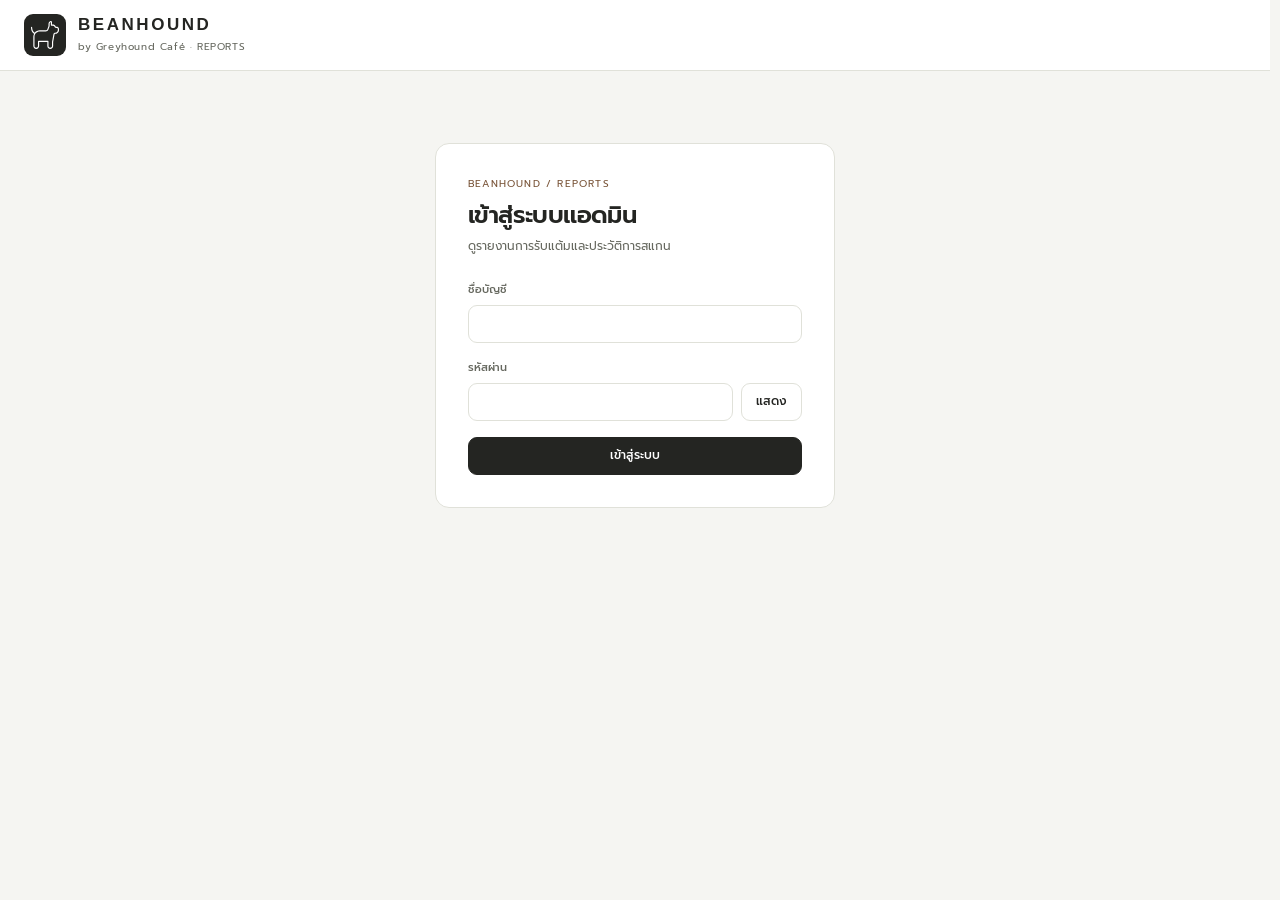
<file: Admin/index.html>
<!doctype html>
<html lang="th">
<head>
<meta charset="utf-8">
<meta name="viewport" content="width=device-width, initial-scale=1, viewport-fit=cover">
<meta name="color-scheme" content="light">
<meta name="theme-color" content="#f5f5f2">
<meta name="referrer" content="strict-origin-when-cross-origin">
<meta name="robots" content="noindex, nofollow">
<link rel="icon" href="data:image/svg+xml,%3Csvg xmlns='http://www.w3.org/2000/svg' viewBox='0 0 24 24'%3E%3Crect width='24' height='24' rx='6' fill='%23242522'/%3E%3Cpath d='M7 6h10v2H7zM7 10h10v2H7zM7 14h6v2H7z' fill='%23fff'/%3E%3C/svg%3E">
<title>BEANHOUND Reports</title>
<style>
:root{
 color-scheme:light;--bg:#f5f5f2;--paper:#fff;--ink:#242522;--muted:#66685f;--line:#e0e1d9;--soft:#f1f2ed;
 --accent:#795438;--accent-soft:#f4ebdf;--danger:#ad352b;--hover:#faf8f3;--scroll:#93968b;
 --radius:14px;--control-radius:9px;--pill:999px;--font:Prompt,system-ui,sans-serif;
 --text:12px;--heading:24px;--subheading:15px;--metric:28px;--brand:17px;--small:11px;
 --metric-width:232px;--metric-height:92px;--metric-columns:4;--metric-pad:16px;--metric-value-gap:4px;--metric-icon:26px;
 --page-pad:24px;--panel-pad:16px;--gap:12px;--space:24px;--control:38px;
 --icon:18px;--mascot:42px;--avatar:30px;--cell-min:64px;--cell-width:190px;--cell-preview:2.9em;
 --cell-expanded:240px;--row-pad:12px;--profile-width:174px;--device-width:280px;--table-min:150px;
 --table-line:#d3d5ca;--table-head:#eeefe8;--table-stripe:#fafaf7;--table-hover:var(--accent-soft);--table-rule:1px;--table-head-rule:2px;--cell-pad-x:12px;--head-pad-y:6px;--sort-icon:13px;--sort-gap:4px;--sort-pad-y:3px;
 --page-max:1680px;--login-width:400px;--table-max:62vh;--line-height:1.65;--motion:140ms;
 --safe-top:env(safe-area-inset-top,0px);--safe-bottom:env(safe-area-inset-bottom,0px);
 --safe-left:env(safe-area-inset-left,0px);--safe-right:env(safe-area-inset-right,0px);
 --scrollbar:10px;--focus:2px;--dialog-width:480px;--dialog-backdrop:#24252266;--summary-gap:8px;--row-number:#7a7d72;--date-width:420px;--date-time-columns:3;--date-message-height:3.5em;--export-radio:18px;--export-message-height:1.8em;
}
*{box-sizing:border-box;scrollbar-width:thin;scrollbar-color:var(--scroll) var(--soft)}
::-webkit-scrollbar{width:var(--scrollbar);height:var(--scrollbar)}
::-webkit-scrollbar-thumb{background:var(--scroll);border:2px solid var(--soft);border-radius:var(--pill)}
::-webkit-scrollbar-track{background:var(--soft)}
html{scrollbar-gutter:stable}
body{margin:0;background:var(--bg);color:var(--ink);font:var(--text)/var(--line-height) var(--font);-webkit-font-smoothing:antialiased}
[hidden]{display:none!important}
button,input,select{font:inherit}
button,a,input,select,summary{touch-action:manipulation}
button{min-height:var(--control);padding:8px 14px;display:inline-flex;align-items:center;justify-content:center;gap:8px;border:1px solid var(--ink);border-radius:var(--control-radius);background:var(--ink);color:var(--paper);cursor:pointer;font-weight:500;transition:background var(--motion),border-color var(--motion),transform var(--motion)}
button.secondary{background:var(--paper);color:var(--ink);border-color:var(--line)}
button:hover:not(:disabled){background:var(--accent);border-color:var(--accent);color:var(--paper)}
button.secondary:hover:not(:disabled){background:var(--soft);border-color:var(--muted);color:var(--ink)}
button:active:not(:disabled){transform:translateY(1px)}
button:disabled{opacity:.45;cursor:default}
:focus-visible{outline:var(--focus) solid var(--accent);outline-offset:3px}
input,select{width:100%;height:var(--control);padding:8px 10px;border:1px solid var(--line);border-radius:var(--control-radius);background:var(--paper);color:var(--ink)}
input:hover,select:hover{border-color:var(--muted)}
input:disabled,select:disabled{background:var(--soft);color:var(--muted)}
label{display:block;margin-bottom:6px;font-size:var(--small);font-weight:500;color:var(--muted)}
header{padding:calc(14px + var(--safe-top)) calc(var(--page-pad) + var(--safe-right)) 14px calc(var(--page-pad) + var(--safe-left));display:flex;justify-content:space-between;align-items:center;gap:var(--space);background:var(--paper);border-bottom:1px solid var(--line)}
.brand-lockup{display:flex;align-items:center;gap:var(--gap)}
.brand{font:700 var(--brand) Arial,sans-serif;letter-spacing:.15em}
.byline{font-size:10px;letter-spacing:.06em;color:var(--muted);margin-top:4px}
.brand-stamp{width:var(--mascot);height:var(--mascot);display:grid;place-items:center;border-radius:var(--control-radius);background:var(--ink);color:var(--paper)}
.brand-stamp .mascot{width:28px;height:28px}
.icon,.mascot{display:inline-block;flex-shrink:0;width:var(--icon);height:var(--icon);background:currentColor;mask:var(--icon-url) center/contain no-repeat;-webkit-mask:var(--icon-url) center/contain no-repeat;vertical-align:middle}
main{max-width:var(--page-max);margin:auto;padding:0 calc(var(--page-pad) + var(--safe-right)) calc(var(--space) + var(--safe-bottom)) calc(var(--page-pad) + var(--safe-left))}
noscript .nojs{display:block;margin:var(--space) 0;padding:var(--panel-pad);border:1px solid var(--line);border-radius:var(--radius);background:var(--paper);text-align:center}
h1{font-size:var(--heading);line-height:1.4;letter-spacing:-.025em;margin:0 0 5px;font-weight:600}
h2{font-size:var(--subheading);margin:0;font-weight:500}
p{margin:0;color:var(--muted)}
#status{min-height:1.8em;margin:8px 0 6px;color:var(--muted);font-size:var(--small)}
#status[data-error=true]{color:var(--danger)}
.topline{display:flex;justify-content:space-between;align-items:center;gap:var(--gap);margin-bottom:var(--panel-pad)}
.eyebrow{font-size:10px;letter-spacing:.12em;color:var(--accent);margin-bottom:6px}
#timezone{font-size:var(--small);white-space:nowrap}
.metrics{display:grid;grid-template-columns:repeat(var(--metric-columns),minmax(0,1fr));grid-auto-rows:1fr;max-width:calc(var(--metric-width) * var(--metric-columns) + var(--gap) * (var(--metric-columns) - 1));gap:var(--gap);margin:0 0 var(--summary-gap)}
.metric{min-width:0;min-height:var(--metric-height);padding:var(--metric-pad);background:var(--paper);border:1px solid var(--line);border-radius:var(--radius);display:grid;grid-template-columns:minmax(0,1fr) auto;align-items:center;align-content:center;column-gap:var(--gap);row-gap:var(--metric-value-gap)}
.metric>.icon{grid-column:2;grid-row:1/3;width:var(--metric-icon);height:var(--metric-icon);color:var(--accent)}
.metric span[data-copy],.metric span.metric-label{min-width:0;overflow-wrap:anywhere;color:var(--muted);font-size:var(--small)}
.metric strong{display:block;min-width:0;overflow-wrap:anywhere;grid-column:1;font:500 var(--metric)/1.25 var(--font);font-variant-numeric:tabular-nums}
.summary-note{font-size:var(--small);margin:0 0 var(--panel-pad)}
.filters{display:grid;grid-template-columns:repeat(6,minmax(0,1fr));gap:var(--gap);padding:var(--panel-pad);background:var(--paper);border:1px solid var(--line);border-radius:var(--radius);margin-bottom:var(--panel-pad)}
.search-row,.password-row{display:flex;gap:8px}.search-row input,.password-row input{min-width:0}.password-row button{flex-shrink:0}
.filter-actions{grid-column:span 2;display:flex;gap:8px;align-items:end;flex-wrap:wrap}
.filter-note{grid-column:span 4;align-self:center;font-size:var(--small)}
.report{background:var(--paper);border:1px solid var(--line);border-radius:var(--radius);overflow:hidden}
.report-head{display:flex;justify-content:space-between;align-items:center;gap:var(--panel-pad);padding:var(--panel-pad);border-bottom:1px solid var(--line)}
.report-heading{display:flex;gap:var(--gap);align-items:center}.report-heading>.icon{color:var(--accent)}
.report-heading>div{display:flex;align-items:center;gap:var(--gap)}
#count{padding:2px 8px;border-radius:var(--pill);background:var(--soft);font-size:var(--small)}
.export-actions{display:flex;gap:var(--gap);flex-wrap:wrap;align-items:center}
.page-size{display:flex;align-items:center;gap:8px;white-space:nowrap}
.page-size label{display:inline;margin:0;font-size:var(--small)}
.page-size select{width:auto;min-width:96px}
.page-size span{color:var(--muted);font-size:var(--small)}
.table-scroll{overflow:auto;min-height:var(--table-min);max-height:var(--table-max)}
.table-scroll>table{border-collapse:separate;border-spacing:0;width:100%;font-size:var(--text);text-align:center}
.table-scroll caption{padding:10px var(--panel-pad);text-align:left;color:var(--muted);font-size:var(--small)}
.table-scroll th,.table-scroll td{border-bottom:var(--table-rule) solid var(--table-line);vertical-align:middle;text-align:center;padding:var(--row-pad) var(--cell-pad-x)}
.table-scroll th:not(:last-child),.table-scroll td:not(:last-child){border-inline-end:var(--table-rule) solid var(--table-line)}
.table-scroll th{background:var(--table-head);font-weight:500;position:sticky;top:0;z-index:1;white-space:nowrap;padding:var(--head-pad-y) var(--cell-pad-x);border-bottom-width:var(--table-head-rule)}
.table-scroll td{min-width:var(--cell-min);max-width:var(--cell-width)}
.table-scroll td.number{font-variant-numeric:tabular-nums}
.table-scroll tbody tr:nth-child(even){background:var(--table-stripe)}
.table-scroll tbody tr:hover,.table-scroll tbody tr:focus-within{background:var(--table-hover)}
.table-scroll th.row-number{font-size:var(--small);width:1%;white-space:nowrap}
.sort-button{position:relative;display:flex;justify-content:center;width:100%;padding:var(--sort-pad-y) calc(var(--sort-icon) + var(--sort-gap));text-align:center;background:transparent;color:var(--ink);border:0;border-radius:0;font-size:var(--small)}
.sort-button:hover:not(:disabled){background:transparent;color:var(--accent)}
.sort-arrow{position:absolute;inset-inline-end:0;width:var(--sort-icon);height:var(--sort-icon);color:var(--muted);opacity:.55}
.table-scroll th[aria-sort=ascending],.table-scroll th[aria-sort=descending]{background:var(--accent-soft);border-bottom-color:var(--accent)}
.table-scroll th[aria-sort=ascending] .sort-arrow,.table-scroll th[aria-sort=descending] .sort-arrow{color:var(--accent);opacity:1}
.cell-value{white-space:pre-wrap;overflow-wrap:anywhere;max-height:var(--cell-preview);overflow:hidden}
.cell-short{max-height:none}
.cell-detail{width:auto;margin-inline:auto}
.cell-detail summary{min-height:var(--control);display:flex;align-items:center;justify-content:center;gap:8px;cursor:pointer;color:var(--accent);font-size:var(--small)}
.cell-detail summary::before{content:"+"}.cell-detail[open] summary::before{content:"−"}
.cell-detail[open] .cell-value{max-height:var(--cell-expanded);overflow:auto}
.table-scroll td.profile-cell{min-width:var(--profile-width)}
.profile-person{display:flex;align-items:center;justify-content:center;gap:8px}
.profile-avatar{width:var(--avatar);height:var(--avatar);border-radius:var(--pill);object-fit:cover;background:var(--soft);flex-shrink:0}
.profile-name{overflow-wrap:anywhere}.profile-note{font-size:var(--small);color:var(--muted)}
.profile-detail{width:auto}
.device-button{padding:0;width:var(--control);color:var(--muted)}
.device-detail{width:var(--control)}
.device-detail summary{list-style:none;display:flex;align-items:center;justify-content:center;width:var(--control);height:var(--control);border:1px solid var(--line);border-radius:var(--control-radius);cursor:pointer;color:var(--muted);background:var(--paper)}
.device-detail summary:hover,.device-detail[open] summary{background:var(--accent-soft);color:var(--accent);border-color:var(--accent)}
.device-detail summary::-webkit-details-marker{display:none}
.device-detail[open]{width:var(--device-width)}
.device-info{margin-top:var(--gap);padding:var(--gap);border:1px solid var(--line);border-radius:var(--control-radius);background:var(--soft);white-space:pre-wrap;overflow-wrap:anywhere;max-height:var(--cell-expanded);overflow:auto;font-size:var(--small)}
dialog{width:min(var(--dialog-width),calc(100% - var(--space)));max-height:calc(100dvh - var(--space));overflow:auto;margin:auto;padding:var(--space);border:1px solid var(--line);border-radius:var(--radius);background:var(--paper);color:var(--ink)}
dialog::backdrop{background:var(--dialog-backdrop)}
.dialog-head{display:flex;align-items:center;justify-content:space-between;gap:var(--gap);margin-bottom:var(--gap)}
#device-value{white-space:pre-wrap;overflow-wrap:anywhere;font:var(--text)/var(--line-height) var(--font);padding:var(--panel-pad);background:var(--soft);border-radius:var(--control-radius);max-height:var(--cell-expanded);overflow:auto}
#table-feedback{padding:var(--space);text-align:center}#table-feedback button{margin-top:var(--gap)}
#applied-range{font-size:var(--small);padding:8px var(--panel-pad);border-bottom:1px solid var(--line)}
#empty{padding:48px var(--space);text-align:center}
.pagination{display:flex;justify-content:space-between;align-items:center;gap:var(--gap);padding:12px var(--panel-pad)}
.pagination>div{display:flex;gap:8px}.pagination p{font-size:var(--small)}
footer{padding:var(--gap) 0;color:var(--muted);font-size:var(--small)}
#login-panel{max-width:var(--login-width);margin:8vh auto var(--space);padding:32px;background:var(--paper);border:1px solid var(--line);border-radius:var(--radius)}
#login-panel form{margin-top:var(--space);display:grid;gap:var(--panel-pad)}
@media(max-width:1199px){.filters{grid-template-columns:repeat(3,minmax(0,1fr))}.filter-actions{grid-column:1}.filter-note{grid-column:span 2}.export-actions button{padding:8px 10px}}
@media(max-width:850px){:root{--page-pad:16px;--heading:22px;--metric-columns:2}.filters{grid-template-columns:repeat(2,minmax(0,1fr))}.filter-actions{grid-column:span 2}.filter-note{grid-column:1/-1}.report-head{align-items:start;flex-direction:column}.topline{align-items:start}#timezone{white-space:normal;text-align:right}}
@media(max-width:500px){:root{--page-pad:12px;--panel-pad:12px;--metric:24px;--metric-pad:12px;--metric-icon:22px;--gap:10px;--brand:15px}.topline{display:block}#timezone{text-align:left;margin-top:8px}.filters{grid-template-columns:1fr}.filter-actions,.filter-note{grid-column:1}.filter-actions button{flex:1}.export-actions{width:100%}.page-size{width:100%}.page-size select{flex:1}#export-open{width:100%}.report-heading>div{flex-wrap:wrap}.pagination{flex-wrap:wrap}.byline{font-size:9px}header{gap:8px}#logout{padding:8px}#logout>.icon{display:none}#login-panel{padding:var(--space);margin-top:var(--space)}}
@media(pointer:coarse){:root{--control:44px}}
@media(prefers-reduced-motion:reduce){*{scroll-behavior:auto!important;transition:none!important}}

.date-trigger{width:100%;justify-content:space-between;text-align:left;font-weight:400;white-space:normal}
.date-trigger span:first-child{min-width:0}
#date-dialog{width:min(var(--date-width),calc(100% - var(--space)));padding:var(--panel-pad)}
#date-form{display:grid;gap:var(--gap)}
#date-help{font-size:var(--small)}
#date-calendar,calendar-month{width:100%;inline-size:100%;font:inherit;--color-accent:var(--accent);--color-text-on-accent:var(--paper)}
#date-calendar::part(button){font:inherit;min-height:var(--control);padding:0 var(--gap);background:var(--paper);color:var(--ink);border:1px solid var(--line);border-radius:var(--control-radius)}
#date-calendar::part(button):hover{background:var(--soft);border-color:var(--muted)}
#date-calendar::part(button):focus-visible,calendar-month::part(button):focus-visible{outline:var(--focus) solid var(--accent);outline-offset:0}
#date-calendar::part(heading){font-size:var(--subheading)}
calendar-month::part(table){width:100%;table-layout:fixed;font:inherit}
calendar-month::part(heading){font-weight:500;color:var(--accent)}
calendar-month::part(th){font-weight:400;color:var(--muted)}
calendar-month::part(button){width:100%;inline-size:100%;height:var(--control);block-size:var(--control);border-radius:var(--control-radius);font:inherit}
calendar-month::part(button):hover{background:var(--accent-soft);color:var(--ink)}
calendar-month::part(selected){background:var(--accent);color:var(--paper)}
calendar-month::part(today){box-shadow:inset 0 0 0 1px var(--accent)}
.date-time{display:grid;grid-template-columns:repeat(var(--date-time-columns),minmax(0,1fr));gap:var(--gap)}
#date-message{min-height:var(--date-message-height);font-size:var(--small);color:var(--accent)}
#date-message[data-error=true]{color:var(--danger)}
.date-actions{display:flex;gap:var(--gap);justify-content:flex-end}
.date-actions button{flex:1}
#export-form{display:grid;gap:var(--gap)}
#export-help,#export-range{font-size:var(--small)}
#export-range{padding:var(--gap);border-radius:var(--control-radius);background:var(--soft)}
.export-options{border:0;padding:0;margin:0;display:grid;gap:var(--gap);min-width:0}
.export-options legend{padding:0;margin-bottom:var(--summary-gap);color:var(--muted);font-size:var(--small)}
.export-option{display:flex;gap:var(--gap);align-items:center;padding:var(--panel-pad);border:1px solid var(--line);border-radius:var(--control-radius);margin:0;cursor:pointer;color:var(--ink)}
.export-option:has(input:checked){border-color:var(--accent);background:var(--accent-soft)}
.export-option:has(input:focus-visible){outline:var(--focus) solid var(--accent);outline-offset:var(--focus)}
.export-option input{width:var(--export-radio);height:var(--export-radio);flex-shrink:0;padding:0;margin:0;accent-color:var(--accent)}
.export-option strong{display:block;font-size:var(--subheading);font-weight:500}
.export-option small{display:block;color:var(--muted);font-size:var(--small);font-weight:400}
#export-error{min-height:var(--export-message-height);font-size:var(--small)}
#export-error[data-error=true]{color:var(--danger)}
[aria-invalid=true]{outline:var(--focus) solid var(--danger);outline-offset:0}

/* ── Workspace switch, header actions ── */
.header-actions{display:flex;gap:8px;align-items:center;flex-wrap:wrap;justify-content:flex-end}
.header-actions button{white-space:nowrap}
header{flex-wrap:wrap;row-gap:8px}
.views{display:flex;gap:8px;flex-wrap:wrap;margin:0 0 var(--panel-pad);padding:4px;background:var(--paper);border:1px solid var(--line);border-radius:var(--radius);width:max-content;max-width:100%}
.view-tab{background:transparent;color:var(--muted);border-color:transparent}
.view-tab:hover:not(:disabled){background:var(--soft);border-color:var(--line);color:var(--ink)}
.view-tab[aria-current=page],.view-tab[aria-current=page]:hover:not(:disabled){background:var(--accent-soft);color:var(--accent);border-color:var(--accent)}
/* ── CRM ── */
:root{--chart:#9a5a26;--chart-soft:#f2e6da;--chart-grid:#e6e7df;--good:#0ca30c;--good-ink:#006300;--warn:#fab219;--bad:#d03b3b;--chart-height:220px;--bar-thick:10px}
.crm-upload{display:grid;grid-template-columns:minmax(0,2fr) minmax(0,3fr);gap:var(--gap);margin-bottom:var(--panel-pad)}
.drop{display:grid;place-items:center;text-align:center;gap:6px;padding:var(--space) var(--panel-pad);background:var(--paper);border:1px dashed var(--muted);border-radius:var(--radius);cursor:pointer;transition:background var(--motion),border-color var(--motion)}
.drop:hover,.drop.dragover{background:var(--accent-soft);border-color:var(--accent)}
.drop>.icon{width:32px;height:32px;color:var(--accent)}
.drop strong{font-size:var(--subheading);font-weight:500}
.panel{background:var(--paper);border:1px solid var(--line);border-radius:var(--radius);padding:var(--panel-pad);min-width:0}
.panel h2{display:flex;align-items:center;gap:8px;margin-bottom:4px}
.panel h2 .icon{color:var(--accent)}
.panel-note{font-size:var(--small);margin-bottom:var(--gap)}
.upload-list{list-style:none;margin:0;padding:0;display:grid;gap:6px;max-height:220px;overflow:auto}
.upload-list li{display:grid;grid-template-columns:auto minmax(0,1fr) auto;gap:8px;align-items:center;padding:8px 10px;border:1px solid var(--line);border-radius:var(--control-radius);background:var(--table-stripe)}
.upload-list .name{overflow-wrap:anywhere;font-weight:500}
.upload-list small{display:block;color:var(--muted);font-size:var(--small)}
.badge{display:inline-flex;align-items:center;padding:2px 8px;border-radius:var(--pill);font-size:var(--small);background:var(--soft);color:var(--ink);white-space:nowrap}
.badge.journal{background:var(--accent-soft);color:var(--accent)}
.badge.line{background:#e6f7ec;color:#006300}
.crm-filters{display:flex;flex-wrap:wrap;gap:var(--gap);align-items:end;padding:var(--panel-pad);background:var(--paper);border:1px solid var(--line);border-radius:var(--radius);margin-bottom:var(--panel-pad)}
.crm-filters>div{min-width:200px;flex:1}
.crm-filters p{flex:2;min-width:220px;font-size:var(--small)}
#crm-results{transition:opacity var(--motion)}
#crm-results.is-loading{opacity:.55}
.crm-grid{display:grid;grid-template-columns:repeat(2,minmax(0,1fr));gap:var(--gap);margin-bottom:var(--panel-pad);align-items:start}
.crm-grid .wide{grid-column:1/-1}
.insights{list-style:none;margin:0 0 var(--panel-pad);padding:0;display:grid;grid-template-columns:repeat(auto-fit,minmax(240px,1fr));gap:var(--gap)}
.insights li{display:flex;gap:10px;align-items:flex-start;padding:12px var(--panel-pad);background:var(--paper);border:1px solid var(--line);border-left:3px solid var(--accent);border-radius:var(--control-radius)}
.insights li .icon{color:var(--accent);margin-top:2px}
.insights strong{display:block;font-size:var(--subheading);font-weight:500;color:var(--ink)}
.insights span{color:var(--muted)}
.chart{position:relative;min-height:var(--chart-height)}
.chart svg{display:block;width:100%;height:var(--chart-height);overflow:visible}
.chart .grid{stroke:var(--chart-grid);stroke-width:1}
.chart .base{stroke:var(--line);stroke-width:1}
.chart .bar{fill:var(--chart)}
.chart .bar.peak{fill:var(--accent)}
.chart .hit{fill:transparent;cursor:crosshair}
.chart .bar.on{fill:var(--accent)}
.chart text{font:var(--small) var(--font);fill:var(--muted);font-variant-numeric:tabular-nums}
.chart text.peak-label{fill:var(--ink);font-weight:500}
.bars{list-style:none;margin:0;padding:0;display:grid;gap:10px}
.bars li{display:grid;grid-template-columns:minmax(90px,38%) minmax(0,1fr) auto;gap:4px 10px;align-items:center}
.bar-label{overflow-wrap:anywhere;color:var(--ink)}
.bar-track{height:var(--bar-thick);background:transparent;position:relative}
.bar-fill{position:absolute;inset:0 auto 0 0;width:var(--w);min-width:2px;background:var(--chart);border-radius:0 4px 4px 0}
.bar-value{font-variant-numeric:tabular-nums;font-weight:500;white-space:nowrap}
.bar-sub{grid-column:1/-1;margin-top:-4px;color:var(--muted);font-size:var(--small)}
.table-view{margin-top:var(--gap)}
.table-view summary{cursor:pointer;color:var(--accent);font-size:var(--small);width:max-content}
.table-view table{margin-top:8px;border-collapse:collapse;width:100%;font-size:var(--small)}
.table-view td,.table-view th{border-bottom:1px solid var(--line);padding:4px 8px;text-align:left}
.table-view td:last-child,.table-view th:last-child{text-align:right;font-variant-numeric:tabular-nums}
.empty-state{padding:var(--space);text-align:center;color:var(--muted);background:var(--paper);border:1px dashed var(--line);border-radius:var(--radius)}
.crm-section{margin-bottom:var(--panel-pad)}
.crm-section>.report-head{border-bottom:1px solid var(--line)}
.chips{display:flex;flex-wrap:wrap;gap:8px;padding:var(--panel-pad);border-bottom:1px solid var(--line)}
.chip{display:inline-flex;align-items:center;gap:6px;padding:4px 10px;border-radius:var(--pill);border:1px solid var(--line);background:var(--paper);font-size:var(--small);white-space:nowrap}
.chip::before{content:"";width:8px;height:8px;border-radius:50%;background:var(--muted)}
.chip.good::before{background:var(--good)}.chip.warning::before{background:var(--warn)}.chip.critical::before{background:var(--bad)}.chip.info::before{background:var(--scroll)}
.chip strong{font-weight:600}
button.chip{min-height:0;color:var(--ink)}
button.chip[aria-pressed=true]{border-color:var(--accent);background:var(--accent-soft)}
.flags{display:flex;flex-wrap:wrap;gap:4px;justify-content:center}
.crm-kpi-sub{display:block;grid-column:1/-1;color:var(--muted);font-size:var(--small)}
#crm-tip{position:fixed;z-index:20;pointer-events:none;padding:8px 10px;background:var(--ink);color:var(--paper);border-radius:var(--control-radius);font-size:var(--small);max-width:260px;box-shadow:0 6px 18px #0002}
#crm-tip strong{display:block;font-size:var(--subheading);font-weight:600}
#crm-error{padding:var(--space);text-align:center}
/* ── Inbox ── */
.inbox-list{list-style:none;margin:0;padding:0;display:grid;gap:var(--gap)}
.fb-card{display:grid;gap:8px;padding:var(--panel-pad);background:var(--paper);border:1px solid var(--line);border-radius:var(--radius)}
.fb-card[data-status=new]{border-left:3px solid var(--accent)}
.fb-head{display:flex;flex-wrap:wrap;gap:8px;align-items:center;justify-content:space-between}
.fb-head h2{margin:0;font-size:var(--subheading);font-weight:500;flex:1;min-width:200px}
.fb-detail{white-space:pre-wrap;overflow-wrap:anywhere;color:var(--ink)}
.fb-meta{font-size:var(--small);color:var(--muted)}
.fb-status{display:flex;align-items:center;gap:8px}.fb-status select{width:auto}
.thumbs{display:flex;flex-wrap:wrap;gap:8px;list-style:none;margin:0;padding:0}
.thumbs button{padding:0;width:96px;height:72px;overflow:hidden;background:var(--soft);border-color:var(--line)}
.thumbs img{width:100%;height:100%;object-fit:cover;display:block}
.badge.fix{background:#fdecea;color:#8a1c14}.badge.adjust{background:#fff6dc;color:#6b4e00}.badge.add{background:#e6f7ec;color:#006300}
/* ── Feedback & annotate dialogs ── */
#feedback-dialog{width:min(640px,calc(100% - var(--space)))}
#feedback-form{display:grid;gap:var(--gap)}
#feedback-form textarea{width:100%;min-height:120px;padding:8px 10px;border:1px solid var(--line);border-radius:var(--control-radius);font:inherit;resize:vertical;background:var(--paper)}
.kind-options{display:grid;grid-template-columns:repeat(3,minmax(0,1fr));gap:8px;border:0;padding:0;margin:0;min-width:0}
.kind-options legend{padding:0;margin-bottom:6px;font-size:var(--small);color:var(--muted)}
.kind-options label{display:flex;flex-direction:column;gap:2px;margin:0;padding:10px 12px;border:1px solid var(--line);border-radius:var(--control-radius);cursor:pointer;color:var(--ink)}
.kind-options label:has(input:checked){border-color:var(--accent);background:var(--accent-soft)}
.kind-options label:has(input:focus-visible){outline:var(--focus) solid var(--accent);outline-offset:2px}
.kind-options input{position:absolute;opacity:0;width:1px;height:1px}
.kind-options strong{font-size:var(--subheading);font-weight:500}
.kind-options small{color:var(--muted);font-size:var(--small)}
.attach-actions{display:flex;flex-wrap:wrap;gap:8px;align-items:center}
.attach-actions p{font-size:var(--small)}
.attach-list{list-style:none;margin:0;padding:0;display:grid;grid-template-columns:repeat(auto-fill,minmax(150px,1fr));gap:8px}
.attach-list li{display:grid;gap:6px;padding:6px;border:1px solid var(--line);border-radius:var(--control-radius);background:var(--soft)}
.attach-list img{width:100%;height:96px;object-fit:cover;border-radius:6px;background:var(--paper)}
.attach-list div{display:flex;gap:6px}.attach-list button{flex:1;padding:4px 8px;min-height:32px}
#feedback-message{min-height:1.6em;font-size:var(--small);color:var(--muted)}
#feedback-message[data-error=true]{color:var(--danger)}
#annotate-dialog{width:min(1100px,calc(100% - var(--space)));padding:var(--panel-pad)}
.annotate-tools{display:flex;flex-wrap:wrap;gap:8px;align-items:center;margin-bottom:var(--gap)}
.annotate-tools button[aria-pressed=true]{background:var(--accent-soft);color:var(--accent);border-color:var(--accent)}
.swatch{width:var(--control);padding:0}
.swatch span{width:18px;height:18px;border-radius:50%;background:var(--swatch);box-shadow:0 0 0 1px #0003}
.tool-sep{width:1px;height:24px;background:var(--line)}
.canvas-wrap{max-height:70vh;overflow:auto;background:var(--soft);border:1px solid var(--line);border-radius:var(--control-radius);display:grid;place-items:center}
#annotate-canvas{max-width:100%;height:auto;touch-action:none;cursor:crosshair;display:block}
#image-dialog{width:min(1100px,calc(100% - var(--space)))}
#image-view{max-width:100%;height:auto;display:block;margin:auto}
@media(max-width:850px){.crm-upload,.crm-grid{grid-template-columns:1fr}.kind-options{grid-template-columns:1fr}}
@media(max-width:500px){.views{width:100%}.view-tab{flex:1 1 auto;padding:8px 10px}.header-actions{width:100%;justify-content:stretch}.header-actions button{flex:1}}
</style>
</head>
<body>
<header><div class="brand-lockup"><span class="brand-stamp"><span class="mascot" data-icon="hound" aria-hidden="true"></span></span><div><div class="brand" data-copy="brand"></div><div class="byline" data-copy="byline"></div></div></div><div class="header-actions"><button id="feedback-open" type="button" class="secondary" data-copy="feedbackOpen" data-button-icon="feedback" aria-haspopup="dialog" aria-controls="feedback-dialog" hidden></button><button id="logout" class="secondary" data-copy="logout" data-button-icon="logout" hidden></button></div></header>
<main>
<noscript><p class="nojs">กรุณาเปิด JavaScript เพื่อใช้งานรายงานแอดมิน</p></noscript>
<section id="login-panel" aria-labelledby="login-title">
  <p class="eyebrow" data-copy="workspace"></p><h1 id="login-title" data-copy="loginTitle"></h1><p data-copy="loginHint"></p>
  <form id="login-form" novalidate>
    <div><label for="username" data-copy="username"></label><input id="username" autocomplete="username" required aria-describedby="status"></div>
    <div><label for="password" data-copy="password"></label><div class="password-row"><input id="password" type="password" autocomplete="current-password" required aria-describedby="status"><button type="button" id="toggle-password" class="secondary" data-copy="showPassword" aria-pressed="false"></button></div></div>
    <button id="login-button" type="submit" data-copy="login"></button>
  </form>
</section>
<p id="status" role="status" aria-live="polite"></p>
<nav id="views" class="views" hidden data-copy-label="viewsLabel"><button type="button" class="view-tab" data-view-target="dashboard" data-copy="viewReports" data-button-icon="receipt"></button><button type="button" class="view-tab" data-view-target="crm" data-copy="viewCrm" data-button-icon="crm"></button><button type="button" class="view-tab" data-view-target="inbox" data-copy="viewInbox" data-button-icon="feedback"></button></nav>
<section id="dashboard" data-view hidden aria-labelledby="report-title">
 <div class="topline"><div><p class="eyebrow" data-copy="workspace"></p><h1 tabindex="-1" id="report-title" data-copy="reportTitle"></h1><p data-copy="intro"></p></div><p id="timezone"></p></div>
 <div class="metrics" id="metrics">
  <div class="metric"><span class="icon" data-icon="receipt" aria-hidden="true"></span><span data-copy="claims"></span><strong id="metric-claims">—</strong></div>
  <div class="metric"><span class="icon" data-icon="beans" aria-hidden="true"></span><span data-copy="points"></span><strong id="metric-points">—</strong></div>
  <div class="metric"><span class="icon" data-icon="scan" aria-hidden="true"></span><span data-copy="scans"></span><strong id="metric-scans">—</strong></div>
  <div class="metric"><span class="icon" data-icon="repeat" aria-hidden="true"></span><span data-copy="duplicates"></span><strong id="metric-duplicates">—</strong></div>
 </div>
 <p class="summary-note" data-copy="summaryNote"></p>
 <form id="filter-form" class="filters" novalidate>
  <div><label for="kind" data-copy="dataset"></label><select id="kind"></select></div>
  <div><label for="start-picker" data-copy="start"></label><input type="hidden" id="start"><button type="button" id="start-picker" class="secondary date-trigger" aria-haspopup="dialog" aria-controls="date-dialog" aria-describedby="status"><span id="start-label"></span><span class="icon" data-icon="calendar" aria-hidden="true"></span></button></div>
  <div><label for="end-picker" data-copy="end"></label><input type="hidden" id="end"><button type="button" id="end-picker" class="secondary date-trigger" aria-haspopup="dialog" aria-controls="date-dialog" aria-describedby="status"><span id="end-label"></span><span class="icon" data-icon="calendar" aria-hidden="true"></span></button></div>
  <div><label for="shop" data-copy="shop"></label><select id="shop"></select></div>
  <div><label for="bill" data-copy="bill"></label><div class="search-row"><input id="bill" type="search" autocomplete="off"><button type="submit" id="search-bill" data-copy="search"></button><button type="button" id="clear-search" class="secondary" data-copy="clear" hidden></button></div></div>
  <div><label for="result" data-copy="result"></label><select id="result"></select></div>
  <div class="filter-actions"><button type="button" id="clear-filters" class="secondary" data-copy="clearFilters" data-button-icon="repeat"></button></div>
  <p class="filter-note" id="filter-note"></p>
 </form>
 <section class="report" aria-labelledby="table-title">
  <div class="report-head"><div class="report-heading"><span class="icon" data-icon="receipt" aria-hidden="true"></span><div><h2 id="table-title"></h2><p id="count"></p></div></div><div class="export-actions"><div class="page-size"><label for="page-size" data-copy="pageSize"></label><select id="page-size" aria-describedby="page-size-unit"></select><span id="page-size-unit" data-copy="pageSizeUnit"></span></div><button id="export-open" data-copy="exportOpen" data-button-icon="download" aria-haspopup="dialog" aria-controls="export-dialog" disabled></button></div></div>
  <p id="applied-range"></p><div id="table-feedback" hidden><p id="table-error" role="status"></p><button id="report-retry" type="button" data-copy="retry"></button></div><div class="table-scroll" tabindex="0" role="region" aria-labelledby="caption"><table><caption id="caption"></caption><thead id="thead"></thead><tbody id="tbody"></tbody></table><p id="empty" data-copy="empty" hidden></p></div>
  <div class="pagination"><p id="page-info"></p><div><button id="prev" class="secondary" data-copy="prev" data-button-icon="previous"></button><button id="next" class="secondary" data-copy="next" data-button-icon="next"></button></div></div>
 </section>
 <footer data-copy="footer"></footer>
</section>
<section id="crm" data-view hidden aria-labelledby="crm-title">
 <div class="topline"><div><p class="eyebrow" data-copy="crmEyebrow"></p><h1 tabindex="-1" id="crm-title" data-copy="crmTitle"></h1><p data-copy="crmIntro"></p></div></div>
 <div class="crm-upload">
  <label class="drop" id="crm-drop" for="crm-file"><span class="icon" data-icon="upload" aria-hidden="true"></span><strong data-copy="dropTitle"></strong><span data-copy="dropHint"></span><span class="badge" data-copy="dropButton"></span></label>
  <input id="crm-file" type="file" accept=".xlsx,.csv,text/csv,application/vnd.openxmlformats-officedocument.spreadsheetml.sheet" multiple hidden>
  <div class="panel"><h2><span class="icon" data-icon="checklist" aria-hidden="true"></span><span data-copy="uploadsTitle"></span></h2><p class="panel-note" data-copy="uploadsNote"></p><ul class="upload-list" id="crm-uploads"></ul></div>
 </div>
 <form id="crm-filters" class="crm-filters" novalidate>
  <div><label for="crm-shop" data-copy="crmShop"></label><select id="crm-shop"></select></div>
  <div><label for="crm-period" data-copy="crmPeriod"></label><select id="crm-period"></select></div>
  <p id="crm-range"></p>
 </form>
 <div id="crm-error" hidden><p id="crm-error-text" role="status"></p><button id="crm-retry" type="button" data-copy="retry"></button></div>
 <div id="crm-results">
  <div class="metrics" id="crm-kpis"></div>
  <ul class="insights" id="crm-insights"></ul>
  <div id="crm-sales"></div>
  <section class="report crm-section" aria-labelledby="crm-customers-title">
   <div class="report-head"><div class="report-heading"><span class="icon" data-icon="customer" aria-hidden="true"></span><div><h2 id="crm-customers-title" data-copy="customersTitle"></h2><p class="panel-note" data-copy="customersNote"></p></div></div></div>
   <div id="crm-customers"></div>
  </section>
  <section class="report crm-section" aria-labelledby="crm-match-title">
   <div class="report-head"><div class="report-heading"><span class="icon" data-icon="match" aria-hidden="true"></span><div><h2 id="crm-match-title" data-copy="matchTitle"></h2><p class="panel-note" id="crm-match-note"></p></div></div></div>
   <div id="crm-match"></div>
  </section>
 </div>
</section>
<section id="inbox" data-view hidden aria-labelledby="inbox-title">
 <div class="topline"><div><p class="eyebrow" data-copy="inboxEyebrow"></p><h1 tabindex="-1" id="inbox-title" data-copy="inboxTitle"></h1><p data-copy="inboxIntro"></p></div><button type="button" id="inbox-new" data-copy="feedbackOpen" data-button-icon="feedback" aria-haspopup="dialog" aria-controls="feedback-dialog"></button></div>
 <div class="chips panel" id="inbox-filter" role="group"></div>
 <div id="inbox-error" hidden><p id="inbox-error-text" role="status"></p><button id="inbox-retry" type="button" data-copy="retry"></button></div>
 <ul class="inbox-list" id="inbox-list"></ul>
 <p class="empty-state" id="inbox-empty" data-copy="inboxEmpty" hidden></p>
</section>
</main>
<dialog id="export-dialog" aria-labelledby="export-title" aria-describedby="export-help">
 <form id="export-form" novalidate>
  <h2 id="export-title" data-copy="exportTitle"></h2><p id="export-help" data-copy="exportHelp"></p>
  <p id="export-range"></p>
  <fieldset class="export-options"><legend data-copy="exportChoose"></legend>
   <label class="export-option" for="export-summary"><input id="export-summary" name="export-mode" type="radio" value="summary" checked><span><strong data-copy="exportSummary"></strong><small id="export-summary-hint"></small></span></label>
   <label class="export-option" for="export-detail"><input id="export-detail" name="export-mode" type="radio" value="detail"><span><strong data-copy="exportDetail"></strong><small id="export-detail-hint"></small></span></label>
  </fieldset>
  <p id="export-error" role="status" aria-live="polite"></p>
  <div class="date-actions"><button id="export-cancel" type="button" class="secondary" data-copy="exportCancel"></button><button id="export-confirm" type="submit" data-copy="exportExcel" data-button-icon="download"></button></div>
 </form>
</dialog>
<dialog id="device-dialog" aria-labelledby="device-title" aria-describedby="device-source">
 <div class="dialog-head"><h2 id="device-title"></h2><button id="device-close" type="button" class="secondary" data-copy="close"></button></div>
 <p id="device-source" data-copy="deviceSource"></p><div id="device-value"></div>
</dialog>
<dialog id="date-dialog" aria-labelledby="date-title" aria-describedby="date-help">
 <form id="date-form" novalidate>
  <h2 id="date-title"></h2><p id="date-help" data-copy="dateHelp"></p>
  <calendar-date id="date-calendar" aria-describedby="date-message">
   <span slot="previous" data-copy="datePrevious"></span><span slot="next" data-copy="dateNext"></span>
   <calendar-month></calendar-month>
  </calendar-date>
  <div class="date-time">
   <div><label for="date-hour" data-copy="dateHour"></label><input type="number" inputmode="numeric" id="date-hour" required aria-describedby="date-message"></div>
   <div><label for="date-minute" data-copy="dateMinute"></label><input type="number" inputmode="numeric" id="date-minute" required aria-describedby="date-message"></div>
   <div><label for="date-second" data-copy="dateSecond"></label><input type="number" inputmode="numeric" id="date-second" required aria-describedby="date-message"></div>
  </div>
  <p id="date-message" role="status" aria-live="polite"></p>
  <div class="date-actions"><button type="button" id="date-cancel" class="secondary" data-copy="dateCancel"></button><button type="submit" id="date-confirm" data-copy="dateConfirm"></button></div>
 </form>
</dialog>

<dialog id="feedback-dialog" aria-labelledby="feedback-title" aria-describedby="feedback-help">
 <form id="feedback-form" novalidate>
  <div class="dialog-head"><h2 id="feedback-title" data-copy="feedbackTitle"></h2><button type="button" id="feedback-cancel-top" class="secondary" data-copy="close"></button></div>
  <p id="feedback-help" data-copy="feedbackHelp"></p>
  <fieldset class="kind-options" id="fb-kinds"><legend data-copy="fbKind"></legend></fieldset>
  <div><label for="fb-topic" data-copy="fbTopic"></label><input id="fb-topic" list="fb-topics" autocomplete="off" data-copy-placeholder="fbTopicHint"><datalist id="fb-topics"></datalist></div>
  <div><label for="fb-detail" data-copy="fbDetail"></label><textarea id="fb-detail" data-copy-placeholder="fbDetailHint"></textarea></div>
  <div><label for="fb-reporter" data-copy="fbReporter"></label><input id="fb-reporter" autocomplete="name"></div>
  <div><span class="label" data-copy="fbImages"></span>
   <div class="attach-actions"><button type="button" id="fb-pick" class="secondary" data-copy="fbPick" data-button-icon="image"></button><button type="button" id="fb-capture" class="secondary" data-copy="fbCapture" data-button-icon="capture"></button><p data-copy="fbPasteHint"></p></div>
   <input id="fb-file" type="file" accept="image/*" multiple hidden>
   <ul class="attach-list" id="fb-attachments"></ul>
  </div>
  <p id="feedback-message" role="status"></p>
  <div class="date-actions"><button type="button" id="feedback-cancel" class="secondary" data-copy="exportCancel"></button><button type="submit" id="feedback-send" data-copy="fbSend" data-button-icon="feedback"></button></div>
 </form>
</dialog>
<dialog id="annotate-dialog" aria-labelledby="annotate-title">
 <div class="dialog-head"><h2 id="annotate-title" data-copy="annotateTitle"></h2></div>
 <div class="annotate-tools" id="annotate-tools" role="toolbar"></div>
 <div class="canvas-wrap"><canvas id="annotate-canvas"></canvas></div>
 <div class="date-actions" style="margin-top:var(--gap)"><button type="button" id="annotate-cancel" class="secondary" data-copy="exportCancel"></button><button type="button" id="annotate-save" data-copy="annotateSave" data-button-icon="pen"></button></div>
</dialog>
<dialog id="image-dialog" aria-labelledby="image-title">
 <div class="dialog-head"><h2 id="image-title" data-copy="imageTitle"></h2><button type="button" id="image-close" class="secondary" data-copy="close"></button></div>
 <div id="image-holder"></div>
</dialog>
<div id="crm-tip" hidden aria-hidden="true"></div>
<script id="app-config">
const CONFIG = {
 calendar:{script:'./vendor/cally.js',locale:'th-TH-u-ca-gregory',firstDayOfWeek:0,formatWeekday:'short',digits:2,timeMin:0,timeStep:1,units:[{key:'hour',max:23},{key:'minute',max:59},{key:'second',max:59}],displayOptions:{calendar:'gregory',year:'numeric',month:'short',day:'numeric',hour:'2-digit',minute:'2-digit',second:'2-digit',hourCycle:'h23'}},

 icons:{hound:'icons/hound.svg',receipt:'icons/receipt.svg',beans:'icons/beans.svg',scan:'icons/scan.svg',repeat:'icons/repeat.svg',download:'icons/download.svg',phone:'icons/phone.svg',profile:'icons/profile.svg',search:'icons/search.svg',calendar:'icons/calendar.svg',logout:'icons/logout.svg',previous:'icons/previous.svg',next:'icons/next.svg',sortAsc:'icons/sort-asc.svg',sortDesc:'icons/sort-desc.svg'},
 rowNumber:'row_number',
 claimColumns:['shop_code','shop_name','bill_no','bill_date','amount_net','points','reward_received','reward_clicked_at','tier_amount','line_user_id','user_agent','created_at'],
 profileFields:{name:'line_display_name',picture:'line_picture_url'},profileProtocols:['https:'],
 deviceRules:[{tokens:['iPad'],label:'iPad'},{tokens:['iPhone'],label:'iPhone'},{tokens:['Android'],label:'Android'},{tokens:['Windows'],label:'Windows'},{tokens:['Macintosh','Mac OS'],label:'Mac'},{tokens:['Linux'],label:'Linux'}],
 cellPreviewChars:60, sortDirections:{asc:'ascending',desc:'descending'},sortIcons:{none:'sortAsc',asc:'sortAsc',desc:'sortDesc'},
 API_URL:'https://beanhoundscan.mobile1234.site', prefix:'/api/admin', fontUrl:'fonts/prompt.css',
 locale:'th-TH', timezone:'Asia/Bangkok', offset:'+07:00', timeoutMs:30000, searchDelayMs:300, dateStep:1,
 unauthorizedStatus:401, exportAllPath:'/export.xlsx',exportSummaryPath:'/export-summary',exportFormat:'xlsx', numberOptions:{maximumFractionDigits:2},
 exportFilename:{prefix:'Stamp-card-',datePattern:/^(\d{4})-(\d{2})-(\d{2})T(\d{2}):(\d{2})(?::\d{2})?$/,dateReplacement:'$3$2$1$4$5'},
 dateOptions:{dateStyle:'short',timeStyle:'short',timeZone:'Asia/Bangkok'},
 datasets:{claims:'รายการรับแต้ม',attempts:'ประวัติการสแกน',duplicates:'จำนวนสแกนซ้ำรายใบ',shops:'ข้อมูลสาขา',rules:'กติกาแต้ม',tiers:'ขั้นอัตราแต้ม'},
 dated:['claims','attempts','duplicates'],
 rewardStates:{0:'0 · ยังไม่กดรับ',1:'1 · กดรับแล้ว',legacy:'รายการเดิม · ไม่ทราบการกดรับ'},
 columns:{reward_received:'สถานะกดรับแต้ม',reward_clicked_at:'เวลากดรับแต้ม',row_number:'ลำดับ',id:'รหัสรายการ',brand:'แบรนด์',shop_code:'รหัสสาขา',shop_name:'ชื่อสาขา',bill_no:'เลขใบเสร็จ',bill_date:'วันที่ใบเสร็จ',bill_time:'เวลาใบเสร็จ',amount_net:'ยอดสุทธิ',amount_gross:'ยอดก่อนส่วนลด',amount_used:'ยอดคำนวณแต้ม',points:'แต้มที่ได้รับ',rule_id:'รหัสกติกา',tier_amount:'ยอดขั้นแต้ม',capped:'จำกัดตามเพดาน',items_json:'รายการสินค้า',image_path:'ไฟล์หลักฐาน',image_sha256:'รหัสตรวจสอบรูป',line_user_id:'บัญชี LINE',line_display_name:'ชื่อโปรไฟล์ LINE',line_picture_url:'รูปโปรไฟล์ LINE',client_ip:'IP ผู้สแกน',user_agent:'อุปกรณ์ที่สแกน',created_at:'เวลาบันทึก',amount:'ยอดเงิน',result:'สถานะ',detail:'รายละเอียด',duplicate_scan_count:'จำนวนซ้ำ',first_duplicate_at:'สแกนซ้ำครั้งแรก',last_duplicate_at:'สแกนซ้ำล่าสุด',name:'ชื่อสาขา',tier:'ระดับสาขา',reward_max:'มูลค่าสิทธิ์',is_active:'เปิดใช้งาน',updated_at:'แก้ไขล่าสุด',rule_name:'ชื่อกติกา',calc_mode:'วิธีคำนวณ',amount_basis:'ฐานยอดเงิน',max_points_per_bill:'เพดานแต้มต่อบิล',claim_window_min:'เวลารับแต้ม (นาที)',effective_from:'เริ่มใช้',effective_to:'สิ้นสุด',approved_by:'ผู้อนุมัติ',note:'หมายเหตุ',min_amount:'ยอดขั้นต่ำ',url:'ลิงก์'},
 numeric:['row_number','id','tier_amount','points','amount','amount_net','amount_gross','amount_used','duplicate_scan_count','min_amount','reward_max','max_points_per_bill','claim_window_min'],
 timestamps:['reward_clicked_at','created_at','updated_at','first_duplicate_at','last_duplicate_at','effective_from','effective_to'],
 statuses:{ok:'สแกนผ่าน / กลับมารับแต้ม',duplicate:'ใบเสร็จซ้ำ',bill_mismatch:'เลขบิลไม่ตรง',reprint:'ใบพิมพ์ซ้ำ',expired:'เกินเวลา',shop_closed:'สาขาปิดใช้งาน',unreadable:'อ่านไม่ได้',below_min:'ยอดไม่ถึง',no_link:'ไม่มีลิงก์รับแต้ม',rate_limited:'เกินจำนวนครั้ง',error:'ข้อผิดพลาด'},
 messages:{exportOpen:'Export รายงาน',exportTitle:'ดาวน์โหลดรายงาน',exportHelp:'เลือกข้อมูลที่ต้องการในไฟล์ Excel โดยใช้ตัวกรองที่แสดงรายงานแล้ว',exportChoose:'รูปแบบข้อมูล',exportSummary:'สรุป · ตามหน้าเว็บ',exportDetail:'Detail · รายละเอียดทั้งหมด',exportSummaryHint:'{columns} คอลัมน์ตามตารางนี้ · ครบทุกรายการที่ตรงตัวกรอง',exportDetailHint:'{reports} รายงาน · ทุกคอลัมน์ แยกเป็นชีตในไฟล์เดียว',exportCancel:'ยกเลิก',dateHelp:'เลือกวันและเวลา (เวลาไทย) แล้วกดตกลงเพื่ออัปเดตรายงาน',datePending:'ยังไม่ได้ใช้วันเวลาที่เลือก กดตกลงเพื่อแสดงรายงาน หรือยกเลิกเพื่อใช้ค่าเดิม',dateConfirm:'ตกลงและแสดงรายงาน',dateCancel:'ยกเลิก',dateHour:'ชั่วโมง',dateMinute:'นาที',dateSecond:'วินาที',datePrevious:'เดือนก่อน',dateNext:'เดือนถัดไป',dateInvalidTime:'ระบุเวลาให้ครบ ชั่วโมง 0–23 และนาที/วินาที 0–59',dateUnavailable:'เปิดปฏิทินไม่ได้ กรุณารีเฟรชหน้าเว็บแล้วลองใหม่',reportReady:'อัปเดตรายงานแล้ว',reportUpdated:'อัปเดตรายงานตามช่วงเวลาที่เลือกแล้ว',close:'ปิด',retry:'ลองโหลดอีกครั้ง',reportRequired:'โหลดรายงานให้สำเร็จก่อนดาวน์โหลดข้อมูล',appliedRange:'ข้อมูลที่แสดง: {start} ถึง {end}',currentConfig:'ข้อมูลตั้งค่าปัจจุบัน',unknownColumn:'ข้อมูลเพิ่มเติม',lineMissing:'ยังไม่มีข้อมูล LINE',lineProfileMissing:'ยังไม่มีชื่อโปรไฟล์',lineId:'เลขไอดี LINE',lineDetail:'ดูรายละเอียด LINE',deviceDetail:'ดูรายละเอียดอุปกรณ์ที่สแกน',deviceUnknown:'ไม่สามารถระบุอุปกรณ์ได้',deviceMissing:'ไม่มีข้อมูลอุปกรณ์',deviceSource:'ข้อมูลที่เบราว์เซอร์ส่งมา',sortHint:'กดเพื่อเรียง {column} {direction}',asc:'จากน้อยไปมาก',desc:'จากมากไปน้อย',brand:'BEANHOUND',byline:'by Greyhound Café · REPORTS',workspace:'BEANHOUND / REPORTS',loginTitle:'เข้าสู่ระบบแอดมิน',loginHint:'ดูรายงานการรับแต้มและประวัติการสแกน',username:'ชื่อบัญชี',password:'รหัสผ่าน',showPassword:'แสดง',hidePassword:'ซ่อน',login:'เข้าสู่ระบบ',logout:'ออกจากระบบ',reportTitle:'รายงานการรับแต้ม',intro:'ตรวจสอบใบเสร็จ การสแกน และแต้มในที่เดียว',dataset:'รายงาน',start:'ตั้งแต่ (เวลาไทย)',end:'ถึง (เวลาไทย)',shop:'สาขา',bill:'ค้นหาเลขใบเสร็จ',clear:'ล้าง',result:'สถานะ',search:'ค้นหา',clearFilters:'ล้างตัวกรอง',clearFiltersHint:'กลับเป็นวันนี้ และล้างสาขา เลขใบเสร็จ สถานะ และการเรียง',filtersReset:'ล้างตัวกรองแล้ว แสดงข้อมูลของวันนี้',claims:'ใบเสร็จผ่านการตรวจ',points:'แต้มที่คำนวณได้',scans:'จำนวนสแกน',duplicates:'สแกนซ้ำ',exportExcel:'ดาวน์โหลด Excel',empty:'ไม่พบข้อมูลตามตัวกรอง ลองเลือกช่วงเวลาอื่น',prev:'ก่อนหน้า',next:'ถัดไป',footer:'สถานะกดรับบันทึกการเปิด LINE ไม่ยืนยันว่าแต้มเข้าแล้ว • รายการเดิมที่ไม่มีเวลากดรับจะแสดงว่าไม่ทราบการกดรับ • Export เลือกแบบสรุปหรือ Detail ได้',all:'ทั้งหมด',detail:'ดูรายละเอียด',collapse:'ย่อรายละเอียด',loading:'กำลังโหลดข้อมูล…',exporting:'กำลังสร้างไฟล์รายงาน…',ready:'',error:'โหลดข้อมูลไม่ได้ กรุณาลองใหม่',required:'กรอกชื่อบัญชีและรหัสผ่านให้ครบ',invalidRange:'วันเวลาเริ่มต้นต้องไม่เกินวันเวลาสิ้นสุด กรุณาเลือกใหม่',session:'session หมดอายุ กรุณาเข้าสู่ระบบใหม่',loggedOut:'ออกจากระบบแล้ว',logoutOffline:'ออกจากระบบบนเครื่องนี้แล้ว แต่ติดต่อเซิร์ฟเวอร์ไม่ได้ session เดิมจะสิ้นสุดเมื่อหมดอายุ',saved:'ดาวน์โหลดรายงานแล้ว',rangeNote:'ยืนยันวันเวลา หรือเลือกสาขาและสถานะแล้วรายงานจะอัปเดตทันที • ค้นหาเลขใบเสร็จด้วยปุ่มค้นหาหรือ Enter',configNote:'ข้อมูลตั้งค่าปัจจุบัน ไม่ใช้ตัวกรองวันเวลา สาขา หรือเลขบิล',summaryNote:'สรุปธุรกรรมตามช่วงเวลา สาขา และเลขบิล ไม่จำกัดสถานะ',records:'{count} รายการ',page:'หน้า {page} / {pages}',timezone:'เขตเวลา {zone}',caption:'กดหัวคอลัมน์เพื่อสลับการเรียง • เลื่อนซ้าย–ขวาเพื่อดูทุกคอลัมน์ • กดดูรายละเอียดสำหรับข้อมูลยาว • Export รวมทุกรายการที่ตรงตัวกรอง',ellipsis:'…',dash:'—',pageSize:'แสดง',pageSizeUnit:'รายการต่อหน้า',noScript:'กรุณาเปิด JavaScript เพื่อใช้งานรายงานแอดมิน'}
};
Object.assign(CONFIG.icons,{crm:'icons/crm.svg',upload:'icons/upload.svg',feedback:'icons/feedback.svg',pen:'icons/pen.svg',undo:'icons/undo.svg',image:'icons/image.svg',capture:'icons/capture.svg',customer:'icons/customer.svg',clock:'icons/clock.svg',coffee:'icons/coffee.svg',match:'icons/match.svg',warning:'icons/warning.svg',checklist:'icons/checklist.svg'});
CONFIG.crm={
 svgNs:'http://www.w3.org/2000/svg',
 chart:{height:220,minWidth:280,margin:{top:22,right:8,bottom:26,left:44},barMax:24,barRatio:0.7,radius:4,ticks:4,labelGap:46,labelOffset:16,tickGap:6,peakGap:6},
 percentDigits:1,averageDigits:1,customerIdChars:8,tipOffset:14,secondsPerMinute:60,msPerSecond:1000,
 periods:{all:'ทั้งหมดที่มีข้อมูล',last7:'7 วันล่าสุดของข้อมูล',last30:'30 วันล่าสุดของข้อมูล'},lastDays:{last7:7,last30:30},
 weekdays:['จันทร์','อังคาร','พุธ','พฤหัสบดี','ศุกร์','เสาร์','อาทิตย์'],
 monthFormat:{month:'long',year:'numeric'},dayFormat:{day:'numeric',month:'short',year:'2-digit'},timeFormat:{dateStyle:'short',timeStyle:'short'},
 kinds:{journal:'Journal (POS)',line:'แต้ม LINE'},
 statuses:{ok:{label:'ตรงกัน',tone:'good'},points_differ:{label:'แต้มไม่ตรงกับ LINE',tone:'critical'},line_missing:{label:'ไม่พบแต้มใน LINE',tone:'critical'},pos_missing:{label:'ไม่พบบิลใน POS',tone:'critical'},amount_differ:{label:'ยอดไม่ตรงกับ POS',tone:'critical'},many_same_day:{label:'คนเดียวรับหลายใบในวันเดียว',tone:'warning'},reprinted:{label:'ใบเสร็จนี้ถูกพิมพ์ซ้ำ',tone:'warning'},not_clicked:{label:'ลูกค้ายังไม่กดรับแต้ม',tone:'info'},line_not_loaded:{label:'ยังไม่มีไฟล์ LINE ช่วงนี้',tone:'info'},pos_not_loaded:{label:'ยังไม่มี Journal ช่วงนี้',tone:'info'}},
 matchColumns:['row','shop','bill','amount','pos','points','line_points','clicked','line_at','gap','customer','items','status'],
 customerColumns:['row','customer','visits','points','first','last','gap','receipts','items'],
};
CONFIG.feedback={
 kinds:{fix:{label:'แก้ไข',hint:'มีจุดที่ทำงานผิด หรือแสดงผลไม่ถูก'},adjust:{label:'ปรับ',hint:'ใช้ได้แล้ว แต่อยากให้ปรับให้ดีขึ้น'},add:{label:'ต้องเพิ่ม',hint:'อยากได้ความสามารถหรือข้อมูลใหม่'}},
 topics:['รายงานรับแต้ม','ตัวกรองและช่วงวันที่','Export Excel','CRM · ยอดขายและเมนูขายดี','CRM · ลูกค้า LINE','CRM · เทียบข้อมูล POS และ LINE','อัปโหลดไฟล์','หน้าลูกค้าสแกนใบเสร็จ','อื่น ๆ'],
 statuses:{new:'ใหม่',seen:'รับทราบแล้ว',doing:'กำลังดำเนินการ',done:'เสร็จแล้ว'},
 maxImages:5,maxPx:2400,stroke:4,strokeRatio:0.004,arrowAngle:0.5,arrowScale:5,
 tools:{pen:'ปากกา',circle:'วงกลม',rect:'สี่เหลี่ยม',arrow:'ลูกศร'},
 colors:[{label:'แดง',value:'#e0262b'},{label:'เหลือง',value:'#f5b400'},{label:'ดำ',value:'#161616'},{label:'ขาว',value:'#ffffff'}],
 imageType:'image/png',
};
Object.assign(CONFIG.messages,{
 viewsLabel:'เลือกพื้นที่ทำงาน',viewReports:'รายงานรับแต้ม',viewCrm:'CRM วิเคราะห์',viewInbox:'กล่องข้อเสนอแนะ',close:'ปิด',
 crmEyebrow:'CRM · วิเคราะห์ลูกค้าและยอดขาย',crmTitle:'วิเคราะห์ยอดขาย ลูกค้า และเทียบข้อมูล',crmIntro:'อัปโหลด Journal จาก CM POS และประวัติแต้มจาก LINE แล้วระบบจะสรุปเมนูขายดี ช่วงเวลา ลูกค้าที่กลับมาซ้ำ และตรวจว่าใบเสร็จในระบบตรงกับ POS และ LINE หรือไม่',
 dropTitle:'ลากไฟล์มาวางที่นี่ หรือกดเพื่อเลือกไฟล์',dropHint:'Journal (.xlsx) จาก CM POS หรือประวัติแต้มบัตร LINE (.csv) · เลือกหลายไฟล์พร้อมกันได้',dropButton:'เลือกไฟล์',
 uploadsTitle:'ไฟล์ที่นำเข้าแล้ว',uploadsNote:'อัปโหลดช่วงวันที่ซ้ำได้ ระบบจะแทนที่ข้อมูลช่วงนั้นด้วยไฟล์ใหม่ ไม่นับซ้ำ',uploadsEmpty:'ยังไม่มีไฟล์ อัปโหลด Journal เพื่อเริ่มวิเคราะห์',
 uploadRow:'{range} · {count}',uploadBills:'{bills} บิล · {rows} บรรทัด',uploadLines:'{rows} รายการแต้ม',
 uploading:'กำลังนำเข้า {name}…',uploadedJournal:'นำเข้า Journal แล้ว {bills} บิล ({range}){replaced}',uploadedLine:'นำเข้าประวัติแต้ม LINE แล้ว {rows} รายการ ลูกค้า {customers} คน ({range}){replaced}',replacedNote:' · แทนข้อมูลเดิม {count} รายการ',
 crmShop:'สาขา',crmPeriod:'ช่วงเวลา',allShops:'ทุกสาขา',noJournal:'ยังไม่มี Journal',notInSystem:'ไม่อยู่ในระบบรับแต้ม',crmRange:'ข้อมูลยอดขาย {sales} · ลูกค้า LINE {line}',noData:'ไม่มีข้อมูล',
 crmLoading:'กำลังวิเคราะห์ข้อมูล…',crmReady:'อัปเดตการวิเคราะห์แล้ว',crmEmpty:'ยังไม่มีข้อมูลยอดขาย อัปโหลดไฟล์ Journal จาก CM POS ด้านบนเพื่อเริ่มวิเคราะห์',
 kpiBills:'บิลขาย',kpiRevenue:'ยอดขายสุทธิ',kpiAvg:'เฉลี่ยต่อบิล',kpiScan:'บิลที่สแกนรับแต้ม',kpiScanSub:'{claims} ใบ · {points} แต้ม จากระบบสแกน',kpiDays:'{days} วันที่มีขาย',
 baht:'{value} บาท',cups:'{value} แก้ว',billsUnit:'{value} บิล',times:'{value} ครั้ง',daysUnit:'{value} วัน',pointsUnit:'{value} แต้ม',people:'{value} คน',
 insightTop:'เมนูขายดีอันดับ 1',insightTopValue:'{name} · {qty} แก้ว',insightHour:'ช่วงเวลาที่ขายดีที่สุด',insightHourValue:'{hour}:00–{hour}:59 น. · {bills} บิล',insightDay:'วันที่ขายดีที่สุด',insightDayValue:'วัน{day} · {bills} บิล',insightOption:'ตัวเลือกยอดนิยม',insightOptionValue:'{name} · {share} ของตัวเลือกทั้งหมด',insightStaff:'บิลที่ใช้ส่วนลดพนักงาน',insightStaffValue:'{share} ของบิลทั้งหมด ({bills} บิล)',insightReprint:'บิลที่พิมพ์ใบเสร็จซ้ำ',insightReprintValue:'{bills} บิล · ใบพิมพ์ซ้ำอาจถูกนำมาสแกนรับแต้มซ้ำ',insightStamp:'ใช้สิทธิ์บัตรสะสมแต้ม (POS)',insightStampValue:'แก้วฟรี {free} · ลด 50% {half} บิล',
 chartDaily:'ยอดขายรายวัน',chartDailyNote:'ยอดสุทธิหลังหักส่วนลด',chartHourly:'จำนวนบิลตามช่วงเวลา',chartHourlyNote:'ชี้ที่แท่งเพื่อดูเมนูขายดีของชั่วโมงนั้น',chartWeekday:'จำนวนบิลตามวันในสัปดาห์',chartTop:'เมนูขายดี',chartTopNote:'นับจำนวนแก้ว/ชิ้น หักรายการที่ยกเลิกแล้ว',chartOptions:'ตัวเลือกที่ลูกค้าเลือก',chartOptionsNote:'เช่น เมล็ดกาแฟ Dark / Medium / Light',chartPayments:'ช่องทางชำระเงิน',chartModes:'ช่องทางขาย',chartDiscounts:'ส่วนลดและสิทธิ์ที่ใช้',chartDiscountsNote:'จำนวนบิลที่ใช้ และมูลค่าส่วนลดรวม',
 tableView:'ดูเป็นตาราง',colLabel:'รายการ',colValue:'ค่า',hourLabel:'{hour}:00',tipBills:'{bills} บิล · {revenue}',tipTopItem:'ขายดี: {name}',tipQty:'{qty} · {revenue}',
 customersTitle:'ลูกค้าบัตรสะสมแต้ม LINE',customersNote:'นับจากไฟล์ประวัติแต้ม LINE ซึ่งรวมทุกสาขา (ไฟล์ LINE ไม่มีข้อมูลสาขา) · 1 วันที่ได้แต้ม = 1 ครั้งที่มา',customersEmpty:'ยังไม่มีประวัติแต้ม LINE อัปโหลดไฟล์ .csv จาก LINE OA เพื่อนับลูกค้ารายคน',
 kpiCustomers:'ลูกค้าที่สะสมแต้ม',kpiRepeat:'กลับมาซ้ำ',kpiRepeatSub:'{repeat} คน มามากกว่า 1 วัน',kpiVisits:'มาเฉลี่ยต่อคน',kpiNew:'สมัครใหม่ (โบนัสต้อนรับ)',
 bucketsTitle:'จำนวนครั้งที่ลูกค้ามา',bucketLabel:'{from}–{to} ครั้ง',bucketOne:'{from} ครั้ง',bucketOpen:'{from} ครั้งขึ้นไป',topCustomers:'ลูกค้าที่มาบ่อยที่สุด',
 colRow:'ลำดับ',colCustomer:'ลูกค้า (รหัสบัตร LINE)',colVisits:'วันที่มา',colPoints:'แต้มรวม',colFirst:'ครั้งแรก',colLast:'ล่าสุด',colGap:'ห่างเฉลี่ย (วัน)',colReceipts:'ใบเสร็จที่จับคู่ได้',colItems:'เมนูที่ซื้อ (จากใบเสร็จที่จับคู่ได้)',
 matchTitle:'เทียบใบเสร็จ: ระบบเรา · POS · LINE',matchNote:'จับคู่แต้ม LINE จากเวลากดรับแต้มภายใน ±{window} นาที และจำนวนแต้มที่เท่ากัน{typical}',matchEarlier:' · ปกติเวลาใน LINE เร็วกว่าเวลากดรับในระบบประมาณ {gap} วินาที (นาฬิกาคนละระบบ)',matchLater:' · ปกติเวลาใน LINE ช้ากว่าเวลากดรับในระบบประมาณ {gap} วินาที',colGapHint:'ติดลบ = LINE บันทึกก่อนเวลากดรับในระบบ',matchEmpty:'ไม่มีใบเสร็จในระบบรับแต้มช่วงนี้',matchTable:'ตารางผลตรวจรายใบเสร็จ',
 colShop:'สาขา',colBill:'ใบเสร็จ',colAmount:'ยอด (ระบบ)',colPos:'ยอด POS',colOurPoints:'แต้ม (ระบบ)',colLinePoints:'แต้ม LINE',colClicked:'กดรับแต้ม',colLineAt:'เวลาใน LINE',colGapSec:'ห่าง (วินาที)',colStatus:'ผลตรวจ',
 inboxEyebrow:'ข้อเสนอแนะจากผู้ใช้หลังบ้าน',inboxTitle:'กล่องข้อเสนอแนะ',inboxIntro:'รวมคำขอแก้ไข ปรับ หรือเพิ่มระบบ พร้อมรูปที่แนบมา เปลี่ยนสถานะเพื่อติดตามงาน',inboxEmpty:'ยังไม่มีข้อเสนอแนะ',inboxAll:'ทั้งหมด',inboxMeta:'{time} · โดย {reporter} · จากหน้า {page}',anonymous:'ไม่ระบุชื่อ',fbStatus:'สถานะ',statusSaved:'บันทึกสถานะแล้ว',
 feedbackOpen:'ข้อเสนอแนะ',feedbackTitle:'ส่งข้อเสนอแนะ / แจ้งปรับระบบ',feedbackHelp:'บอกทีม IT ว่าต้องการแก้ไข ปรับ หรือเพิ่มอะไร แนบรูปหรือแคปหน้าจอ แล้ววงหรือขีดเขียนจุดที่ต้องการได้',
 fbKind:'ประเภท',fbTopic:'ตรงหัวข้อไหน',fbTopicHint:'เลือกหรือพิมพ์หัวข้อ',fbDetail:'รายละเอียด',fbDetailHint:'อธิบายว่าเห็นอะไร อยากให้แก้หรือเพิ่มอะไร และควรทำงานอย่างไร',fbReporter:'ชื่อผู้แจ้ง (ไม่บังคับ)',
 fbImages:'รูปประกอบ (สูงสุด {max} รูป)',fbPick:'แนบรูป',fbCapture:'แคปหน้าจอ',fbPasteHint:'หรือกด Ctrl+V เพื่อวางรูปที่แคปไว้',fbDraw:'วาด / วง',fbRemove:'ลบ',fbSend:'ส่งข้อเสนอแนะ',fbSending:'กำลังส่ง…',fbSent:'ส่งข้อเสนอแนะแล้ว ขอบคุณครับ',
 fbNeedKind:'กรุณาเลือกประเภท',fbNeedTopic:'กรุณาระบุหัวข้อ',fbNeedDetail:'กรุณาเขียนรายละเอียด',fbTooMany:'แนบได้ไม่เกิน {max} รูป',fbNotImage:'ไฟล์นี้ไม่ใช่รูปภาพ',captureUnsupported:'เบราว์เซอร์นี้แคปหน้าจอไม่ได้ ให้ใช้ปุ่มแนบรูป หรือวางรูปด้วย Ctrl+V',captureCancelled:'ยกเลิกการแคปหน้าจอ',
 annotateTitle:'วาด วง หรือชี้จุดบนรูป',annotateSave:'บันทึกรูป',annotateUndo:'ย้อนกลับ',annotateClear:'ล้างที่วาด',annotateColor:'สี {color}',imageTitle:'รูปที่แนบ',attachmentAlt:'รูปแนบที่ {n}',
});
</script>
<script id="app-main">
'use strict';
const $=id=>document.getElementById(id);
const state={token:null,page:1,pages:1,busy:false,meta:null,controller:null,generation:0,appliedFilters:null,appliedColumns:[],deviceTrigger:null,dateDraft:null,sort:'',direction:'asc',pageSize:null};
const number=new Intl.NumberFormat(CONFIG.locale,CONFIG.numberOptions);
const dates=new Intl.DateTimeFormat(CONFIG.locale,CONFIG.dateOptions);
const dateLabels=new Intl.DateTimeFormat(CONFIG.locale,{...CONFIG.calendar.displayOptions,timeZone:CONFIG.timezone});
const calendarReady=import(CONFIG.calendar.script).then(()=>true,()=>false);
const copy=(key,values={})=>Object.entries(values).reduce((s,[k,v])=>s.replaceAll('{'+k+'}',v),CONFIG.messages[key]);
function status(message='',error=false){$('status').textContent=message;$('status').dataset.error=String(error);}
function busy(value){state.busy=value;document.querySelectorAll('button,input,select').forEach(el=>el.disabled=value);$('prev').disabled=value||state.page<=1;$('next').disabled=value||state.page>=state.pages;$('export-open').disabled=value||!state.appliedFilters;$('dashboard').setAttribute('aria-busy',String(value));}
function lock(message){state.generation++;state.token=null;state.meta=null;state.appliedFilters=null;state.appliedColumns=[];if($('export-dialog').open)$('export-dialog').close();if($('date-dialog').open)$('date-dialog').close();if($('device-dialog').open)$('device-dialog').close();$('device-value').textContent='';$('device-title').textContent='';$('table-feedback').hidden=true;$('applied-range').textContent='';for(const key of ['claims','points','scans','duplicates'])$('metric-'+key).textContent=copy('dash');$('count').textContent='';$('page-info').textContent='';$('password').type='password';$('toggle-password').textContent=copy('showPassword');$('toggle-password').setAttribute('aria-pressed','false');$('password').value='';$('tbody').replaceChildren();$('thead').replaceChildren();$('dashboard').hidden=true;$('login-panel').hidden=false;$('logout').hidden=true;status(message,true);$('username').disabled=false;if(typeof crmLock==='function')crmLock();$('username').focus();}
async function api(path,options={}){
 const controller=new AbortController(),timer=setTimeout(()=>controller.abort(),CONFIG.timeoutMs);
 const requestToken=state.token;const headers={...(requestToken?{Authorization:'Bearer '+requestToken}:{}),...options.headers};
 try{
  const response=await fetch(CONFIG.API_URL+CONFIG.prefix+path,{...options,headers,signal:controller.signal,cache:'no-store',credentials:'omit'});
  if(!response.ok){let body;try{body=await response.json();}catch{}if(response.status===CONFIG.unauthorizedStatus&&requestToken&&state.token===requestToken)lock(copy('session'));throw new Error(typeof body?.detail==='string'?body.detail:copy('error'));}
  return response;
 }finally{clearTimeout(timer);}
}
function filters(){return {start:$('start').value,end:$('end').value,shop:$('shop').value,bill:$('bill').value.trim(),status:$('result').value,sort:state.sort,direction:state.direction,sort_report:$('kind').value};}
function params(extra={},committed=false){return new URLSearchParams({...committed?state.appliedFilters:filters(),...extra});}
function refreshDateLabels(){for(const key of ['start','end'])$(key+'-label').textContent=$(key).value?dateLabels.format(new Date($(key).value+CONFIG.offset)):copy('dash');}
function dateMessage(message,error=false){$('date-message').textContent=message;$('date-message').dataset.error=String(error);}
function clearDateError(){$('date-calendar').removeAttribute('aria-invalid');for(const unit of CONFIG.calendar.units)$('date-'+unit.key).removeAttribute('aria-invalid');dateMessage(copy('datePending'));}
async function openDate(target){
 if(state.busy||!state.token)return;
 if(!await calendarReady){status(copy('dateUnavailable'),true);return;}
 if(state.busy||!state.token||$('date-dialog').open)return;
 const [day,time]=$(target).value.split('T'),parts=time.split(':');
 state.dateDraft={target,trigger:$(target+'-picker')};
 const calendar=$('date-calendar');calendar.locale=CONFIG.calendar.locale;calendar.firstDayOfWeek=CONFIG.calendar.firstDayOfWeek;calendar.formatWeekday=CONFIG.calendar.formatWeekday;calendar.today=state.meta.start.split('T')[0];calendar.value=day;calendar.focusedDate=day;calendar.getDayParts=date=>'date-'+date.toISOString().split('T')[0];
 CONFIG.calendar.units.forEach((unit,index)=>{$('date-'+unit.key).value=parts[index]||String(CONFIG.calendar.timeMin).padStart(CONFIG.calendar.digits,'0');});
 $('date-title').textContent=copy(target);clearDateError();$('date-dialog').showModal();
 await calendar.updated;await calendar.querySelector('calendar-month').updated;
 if($('date-dialog').open)calendar.focus();
}
async function confirmDate(event){
 event.preventDefault();if(state.busy||!state.dateDraft)return;
 const inputs=CONFIG.calendar.units.map(unit=>$('date-'+unit.key));const invalid=inputs.find(input=>input.value===''||!input.validity.valid);
 if(invalid){dateMessage(copy('dateInvalidTime'),true);invalid.setAttribute('aria-invalid','true');invalid.focus();return;}
 const draft=state.dateDraft;const value=$('date-calendar').value+'T'+inputs.map(input=>String(Number(input.value)).padStart(CONFIG.calendar.digits,'0')).join(':');
 const start=draft.target==='start'?value:$('start').value,end=draft.target==='end'?value:$('end').value;
 if(!Number.isFinite(new Date(value+CONFIG.offset).valueOf())||new Date(start+CONFIG.offset)>new Date(end+CONFIG.offset)){
  dateMessage(copy('invalidRange'),true);$('date-calendar').setAttribute('aria-invalid','true');$('date-calendar').focus();return;
 }
 $(draft.target).value=value;refreshDateLabels();$('date-dialog').close();state.page=1;await load();
 if(state.token&&draft.trigger.isConnected&&!draft.trigger.disabled)draft.trigger.focus();
}
function option(value,label){const el=document.createElement('option');el.value=value;el.textContent=label;return el;}
function fieldValue(key,value,row={}){
 if(value===null||value===undefined||value==='')return copy('dash');
 if(key==='reward_received')return CONFIG.rewardStates[Number(value)===1&&!row.reward_clicked_at?'legacy':value]||String(value);
 if(key==='result')return CONFIG.statuses[value]||value;
 if(CONFIG.numeric.includes(key))return number.format(Number(value));
 if(CONFIG.timestamps.includes(key)){const date=new Date(String(value).replace(' ','T')+CONFIG.offset);if(!Number.isNaN(date.valueOf()))return dates.format(date);}
 return typeof value==='object'?JSON.stringify(value):String(value);
}
function localIcon(name,className='icon'){const icon=document.createElement('span');icon.className=className;icon.setAttribute('aria-hidden','true');icon.dataset.icon=name;icon.style.setProperty('--icon-url','url("'+CONFIG.icons[name]+'")');return icon;}
function renderProfile(td,row){
 td.className='profile-cell';const person=document.createElement('div');person.className='profile-person';
 const avatar=document.createElement('img'),name=document.createElement('span');avatar.className='profile-avatar';avatar.alt='';avatar.src=CONFIG.icons.profile;name.className='profile-name';
 const id=row.line_user_id;const displayName=id&&row[CONFIG.profileFields.name];name.textContent=displayName||(id?copy('lineProfileMissing'):copy('lineMissing'));if(!displayName)name.classList.add('profile-note');
 if(id&&row[CONFIG.profileFields.picture]){try{const url=new URL(row[CONFIG.profileFields.picture]);if(CONFIG.profileProtocols.includes(url.protocol)){avatar.referrerPolicy='no-referrer';avatar.addEventListener('error',()=>{avatar.src=CONFIG.icons.profile;},{once:true});avatar.src=url.href;}}catch{}}
 person.append(avatar,name);td.append(person);
 if(id){const detail=document.createElement('details'),summary=document.createElement('summary'),value=document.createElement('div');detail.className='cell-detail profile-detail';summary.textContent=copy('lineDetail');value.className='cell-value';value.textContent=copy('lineId')+': '+String(id);detail.append(summary,value);td.append(detail);}
}
function renderDevice(td,value){
 if(!value){td.textContent=copy('deviceMissing');return;}
 const button=document.createElement('button');button.type='button';button.className='secondary device-button';button.setAttribute('aria-label',copy('deviceDetail'));button.title=copy('deviceDetail');button.append(localIcon('phone'));
 button.addEventListener('click',()=>{state.deviceTrigger=button;$('device-title').textContent=CONFIG.deviceRules.find(rule=>rule.tokens.some(token=>String(value).toLowerCase().includes(token.toLowerCase())))?.label||copy('deviceUnknown');$('device-value').textContent=String(value);$('device-dialog').showModal();});td.append(button);
}
function render(data){
 state.page=data.page;state.pages=data.pages;$('table-title').textContent=CONFIG.datasets[$('kind').value];$('count').textContent=copy('records',{count:number.format(data.total)});
 $('page-info').textContent=copy('page',{page:number.format(data.page),pages:number.format(data.pages)});$('thead').replaceChildren();$('tbody').replaceChildren();$('empty').hidden=data.total!==0;
 const columns=[CONFIG.rowNumber,...($('kind').value==='claims'?CONFIG.claimColumns.filter(key=>data.columns.includes(key)):data.columns)];state.appliedColumns=[...columns];const head=document.createElement('tr');
 // The row number counts rows as shown, continuing across pages; it has no database column to sort.
 const first=(data.page-1)*(data.page_size||0);
 for(const key of columns){const th=document.createElement('th');th.scope='col';if(key===CONFIG.rowNumber){th.className='row-number';th.textContent=CONFIG.columns[key];head.append(th);continue;}const button=document.createElement('button');button.type='button';button.className='sort-button';button.dataset.sort=key;const label=CONFIG.columns[key]||copy('unknownColumn');button.textContent=label;const active=state.sort===key;const next=active&&state.direction==='asc'?'desc':'asc';button.setAttribute('aria-label',copy('sortHint',{column:label,direction:copy(next)}));th.setAttribute('aria-sort',active?CONFIG.sortDirections[state.direction]:'none');const arrow=localIcon(CONFIG.sortIcons[active?state.direction:'none'],'icon sort-arrow');button.append(arrow);button.addEventListener('click',()=>{if(state.busy)return;state.sort=key;state.direction=next;state.page=1;load().then(()=>{Array.from(document.querySelectorAll('.sort-button')).find(el=>el.dataset.sort===key)?.focus({preventScroll:true});});});th.append(button);head.append(th);}$('thead').append(head);
 for(const [index,row] of data.rows.entries()){const tr=document.createElement('tr');for(const key of columns){const td=document.createElement('td');if(key===CONFIG.rowNumber){const content=document.createElement('div');content.className='cell-value cell-short';content.textContent=number.format(first+index+1);td.className='number';td.append(content);tr.append(td);continue;}if(key==='line_user_id'){renderProfile(td,row);tr.append(td);continue;}if(key==='user_agent'){renderDevice(td,row[key]);tr.append(td);continue;}const value=fieldValue(key,row[key],row);const content=document.createElement('div');content.className='cell-value';content.textContent=value;
if(value.length>CONFIG.cellPreviewChars||value.includes('\n')){const detail=document.createElement('details'),summary=document.createElement('summary');detail.className='cell-detail';summary.textContent=copy('detail');const preview=document.createElement('div');preview.className='cell-value';preview.textContent=value.slice(0,CONFIG.cellPreviewChars)+copy('ellipsis');td.append(preview);detail.append(summary,content);detail.addEventListener('toggle',()=>{preview.hidden=detail.open;summary.textContent=copy(detail.open?'collapse':'detail');});td.append(detail);}else{content.classList.add('cell-short');td.append(content);}if(CONFIG.numeric.includes(key))td.className='number';tr.append(td);}$('tbody').append(tr);}

}
function datasetControls(){const dated=CONFIG.dated.includes($('kind').value);for(const id of ['start','end','start-picker','end-picker','shop','bill','search-bill','clear-search','clear-filters'])$(id).disabled=!dated;$('result').disabled=$('kind').value!=='attempts';$('filter-note').textContent=copy(dated?'rangeNote':'configNote');}
function validate(){const valid=Boolean($('start').value&&$('end').value&&$('start').value<=$('end').value);for(const id of ['start-picker','end-picker'])$(id).setAttribute('aria-invalid',String(!valid));if(!valid){status(copy('invalidRange'),true);$('start-picker').focus();}return valid;}
async function load(){
 if(state.busy||!state.token||!validate())return;const generation=++state.generation;const applied=filters();busy(true);$('table-feedback').hidden=true;status(copy('loading'));
 try{const query=new URLSearchParams({...applied,page:state.page,...(state.pageSize?{page_size:state.pageSize}:{})});const [report,summary]=await Promise.all([api('/reports/'+$('kind').value+'?'+query).then(r=>r.json()),api('/summary?'+new URLSearchParams(applied)).then(r=>r.json())]);
 if(generation!==state.generation||!state.token)return;state.appliedFilters=applied;render(report);$('applied-range').textContent=CONFIG.dated.includes(applied.sort_report)?copy('appliedRange',{start:applied.start.replace('T',' '),end:applied.end.replace('T',' ')}):copy('currentConfig');for(const key of ['claims','points','scans','duplicates'])$('metric-'+key).textContent=number.format(summary[key]);status(copy(CONFIG.dated.includes(applied.sort_report)?'reportUpdated':'reportReady'));
 }catch(error){state.appliedFilters=null;state.appliedColumns=[];state.page=1;state.pages=1;$('thead').replaceChildren();$('page-info').textContent='';$('empty').hidden=true;$('applied-range').textContent='';if(state.token){$('table-error').textContent=error.message;$('table-feedback').hidden=false;}$('tbody').replaceChildren();$('count').textContent=copy('dash');for(const key of ['claims','points','scans','duplicates'])$('metric-'+key).textContent=copy('dash');status(error.message,true);}
 finally{busy(false);datasetControls();}
}
// Choices come from the server allowlist; a non-numeric choice is the show-all option.
function pageSizes(meta){const choices=(meta.page_sizes||[meta.page_size]).map(String);$('page-size').replaceChildren(...choices.map(value=>option(value,Number.isFinite(Number(value))?number.format(Number(value)):copy('all'))));if(!choices.includes(state.pageSize))state.pageSize=String(meta.page_size);$('page-size').value=state.pageSize;}
async function initialize(){const meta=await (await api('/meta')).json();state.meta=meta;$('start').value=meta.start;$('end').value=meta.end;refreshDateLabels();$('shop').replaceChildren(option('',copy('all')),...meta.shops.map(s=>option(s.shop_code,s.shop_code+' · '+s.name)));$('result').replaceChildren(option('',copy('all')),...meta.statuses.map(s=>option(s,CONFIG.statuses[s]||s)));$('timezone').textContent=copy('timezone',{zone:meta.timezone});pageSizes(meta);$('login-panel').hidden=true;$('dashboard').hidden=false;$('logout').hidden=false;$('password').value='';datasetControls();if(typeof crmReady==='function')crmReady();}
document.getElementById('login-form').addEventListener('submit',async event=>{event.preventDefault();if(state.busy)return;for(const id of ['username','password'])$(id).setAttribute('aria-invalid',String(!$(id).value));if(!$('username').value||!$('password').value){status(copy('required'),true);(!$('username').value?$('username'):$('password')).focus();return;}busy(true);status(copy('loading'));try{const result=await (await api('/login',{method:'POST',headers:{'Content-Type':'application/json'},body:JSON.stringify({username:$('username').value,password:$('password').value})})).json();state.token=result.token;await initialize();}catch(error){status(error.message,true);}finally{busy(false);}if(state.token&&!$('dashboard').hidden){await load();if(state.token)$('report-title').focus();}});
document.getElementById('logout').addEventListener('click',async()=>{if(state.busy)return;busy(true);let failed=false;try{await api('/logout',{method:'POST'});}catch{failed=true;}finally{lock(copy(failed?'logoutOffline':'loggedOut'));status(copy(failed?'logoutOffline':'loggedOut'),failed);busy(false);}});
document.getElementById('toggle-password').addEventListener('click',()=>{const shown=$('password').type==='password';$('password').type=shown?'text':'password';$('toggle-password').textContent=copy(shown?'hidePassword':'showPassword');$('toggle-password').setAttribute('aria-pressed',String(shown));});
document.getElementById('filter-form').addEventListener('submit',event=>{event.preventDefault();state.page=1;load();});
document.getElementById('kind').addEventListener('change',()=>{state.sort='';state.direction='asc';datasetControls();state.page=1;load();});
document.getElementById('bill').addEventListener('input',()=>{$('clear-search').hidden=!$('bill').value;});
document.getElementById('clear-search').addEventListener('click',()=>{$('bill').value='';$('clear-search').hidden=true;$('bill').focus();state.page=1;load();});
$('page-size').addEventListener('change',async()=>{state.pageSize=$('page-size').value;state.page=1;await load();if(state.token&&!$('page-size').disabled)$('page-size').focus();});
for(const id of ['shop','result'])$(id).addEventListener('change',async()=>{state.page=1;await load();if(state.token&&!$(id).disabled)$(id).focus();});
$('clear-filters').addEventListener('click',async()=>{
 if(state.busy||!state.token)return;busy(true);status(copy('loading'));
 try{
  const meta=await (await api('/meta')).json();state.meta=meta;
  $('start').value=meta.start;$('end').value=meta.end;
  for(const id of ['shop','bill','result'])$(id).value='';
  $('clear-search').hidden=true;state.page=1;state.sort='';state.direction='asc';refreshDateLabels();
 }catch(error){status(error.message,true);return;}
 finally{busy(false);datasetControls();if(state.token&&!$('clear-filters').disabled)$('clear-filters').focus();}
 await load();if(state.token&&state.appliedFilters)status(copy('filtersReset'));
 if(state.token&&!$('clear-filters').disabled)$('clear-filters').focus();
});
document.getElementById('prev').addEventListener('click',()=>{state.page--;load();});document.getElementById('next').addEventListener('click',()=>{state.page++;load();});
function exportMessage(message='',error=false){$('export-error').textContent=message;$('export-error').dataset.error=String(error);}
function openExport(){
 if(state.busy||!state.token)return;if(!state.appliedFilters){status(copy('reportRequired'),true);return;}
 $('export-summary').checked=true;exportMessage();
 $('export-range').textContent=CONFIG.datasets[state.appliedFilters.sort_report]+' · '+$('applied-range').textContent;
 $('export-summary-hint').textContent=copy('exportSummaryHint',{columns:number.format(state.appliedColumns.length)});
 $('export-detail-hint').textContent=copy('exportDetailHint',{reports:number.format(Object.keys(CONFIG.datasets).length)});
 $('export-dialog').showModal();$('export-summary').focus();
}
function summaryPayload(){
 const columns=state.appliedColumns;
 return {report:state.appliedFilters.sort_report,filters:{...state.appliedFilters},columns:columns.map(key=>({key,label:CONFIG.columns[key]||copy('unknownColumn')})),presentation:{
  empty:copy('dash'),lineMissing:copy('lineMissing'),lineProfileMissing:copy('lineProfileMissing'),deviceMissing:copy('deviceMissing'),deviceUnknown:copy('deviceUnknown'),profileNameField:CONFIG.profileFields.name,deviceRules:CONFIG.deviceRules,
  statuses:columns.includes('result')?CONFIG.statuses:{},rewardStates:columns.includes('reward_received')?CONFIG.rewardStates:{},timestamps:CONFIG.timestamps.filter(key=>columns.includes(key))
 }};
}
async function exportReport(event){
 event.preventDefault();if(state.busy||!state.token||!state.appliedFilters)return;
 const detail=$('export-detail').checked,format=CONFIG.exportFormat;let complete=false;
 busy(true);$('export-dialog').setAttribute('aria-busy','true');exportMessage(copy('exporting'));status(copy('exporting'));
 try{
  const filename=CONFIG.exportFilename.prefix+[state.appliedFilters.start,state.appliedFilters.end].map(value=>value.replace(CONFIG.exportFilename.datePattern,CONFIG.exportFilename.dateReplacement)).join('')+'.'+format;
  const response=detail?await api(CONFIG.exportAllPath+'?'+params({format},true)):await api(CONFIG.exportSummaryPath,{method:'POST',headers:{'Content-Type':'application/json'},body:JSON.stringify(summaryPayload())});
  const blob=await response.blob();if(!state.token)return;
  const url=URL.createObjectURL(blob),a=document.createElement('a');a.href=url;a.download=filename;document.body.append(a);a.click();a.remove();setTimeout(()=>URL.revokeObjectURL(url),CONFIG.timeoutMs);
  complete=true;status(copy('saved'));
 }catch(error){if(state.token){exportMessage(error.message,true);status(error.message,true);}}
 finally{busy(false);datasetControls();$('export-dialog').setAttribute('aria-busy','false');if(complete){$('export-dialog').close();}else if(state.token&&$('export-dialog').open){$('export-confirm').focus();}}
}
$('export-open').addEventListener('click',openExport);
$('export-form').addEventListener('submit',exportReport);
$('export-cancel').addEventListener('click',()=>{if(!state.busy)$('export-dialog').close();});
$('export-dialog').addEventListener('cancel',event=>{if(state.busy)event.preventDefault();});
$('export-dialog').addEventListener('close',()=>{exportMessage();if(state.token&&!$('export-open').disabled)$('export-open').focus();});
for(const key of ['start','end'])$(key+'-picker').addEventListener('click',()=>openDate(key));
$('date-form').addEventListener('submit',confirmDate);
$('date-cancel').addEventListener('click',()=>$('date-dialog').close());
$('date-dialog').addEventListener('close',()=>{const draft=state.dateDraft;state.dateDraft=null;if(state.token&&draft?.trigger.isConnected&&!draft.trigger.disabled)draft.trigger.focus();});
$('date-calendar').addEventListener('change',clearDateError);
for(const unit of CONFIG.calendar.units){const input=$('date-'+unit.key);input.min=CONFIG.calendar.timeMin;input.max=unit.max;input.step=CONFIG.calendar.timeStep;input.addEventListener('input',clearDateError);}
document.getElementById('report-retry').addEventListener('click',()=>load());
document.getElementById('device-close').addEventListener('click',()=>$('device-dialog').close());
document.getElementById('device-dialog').addEventListener('close',()=>{const trigger=state.deviceTrigger;state.deviceTrigger=null;$('device-value').textContent='';$('device-title').textContent='';if(trigger?.isConnected)trigger.focus();});
document.querySelectorAll('[data-copy]').forEach(el=>el.textContent=copy(el.dataset.copy));$('kind').replaceChildren(...Object.entries(CONFIG.datasets).map(([key,label])=>option(key,label)));$('caption').textContent=copy('caption');$('metrics').setAttribute('aria-label',copy('summaryNote'));
$('clear-filters').title=copy('clearFiltersHint');
document.querySelectorAll('[data-icon]').forEach(el=>el.style.setProperty('--icon-url','url("'+CONFIG.icons[el.dataset.icon]+'")'));
document.querySelectorAll('[data-button-icon]').forEach(el=>el.prepend(localIcon(el.dataset.buttonIcon)));
const font=document.createElement('link');font.rel='stylesheet';font.href=CONFIG.fontUrl;document.head.append(font);
</script>
<script id="app-crm">
'use strict';
// CRM workspace, feedback box and image annotation. Shares $, state, api, copy, busy, status,
// option, localIcon and number from app-main. All copy and settings come from CONFIG.
const crm={view:'dashboard',loaded:false,meta:null,generation:0,data:null,attachments:[],annotate:null,inbox:null,inboxFilter:'',images:new Map(),charts:[],resizeFrame:0};
const C=CONFIG.crm,F=CONFIG.feedback;
const percent=new Intl.NumberFormat(CONFIG.locale,{style:'percent',maximumFractionDigits:C.percentDigits});
const average=new Intl.NumberFormat(CONFIG.locale,{maximumFractionDigits:C.averageDigits});
const monthName=new Intl.DateTimeFormat(CONFIG.locale,{...C.monthFormat,timeZone:CONFIG.timezone});
const dayName=new Intl.DateTimeFormat(CONFIG.locale,{...C.dayFormat,timeZone:CONFIG.timezone});
const stamp=new Intl.DateTimeFormat(CONFIG.locale,{...C.timeFormat,timeZone:CONFIG.timezone});
const baht=value=>copy('baht',{value:number.format(value)});

function node(tag,attrs={},...children){
 const el=document.createElement(tag);
 for(const [key,value] of Object.entries(attrs)){if(value===null||value===undefined||value===false)continue;if(key==='text')el.textContent=value;else if(key==='class')el.className=value;else if(key.startsWith('on'))el.addEventListener(key.slice(2),value);else el.setAttribute(key,value===true?'':String(value));}
 el.append(...children.filter(child=>child!==null&&child!==undefined&&child!==false));
 return el;
}
function svg(tag,attrs={},text){const el=document.createElementNS(C.svgNs,tag);for(const [key,value] of Object.entries(attrs))el.setAttribute(key,String(value));if(text!==undefined)el.textContent=text;return el;}
const day=value=>value?dayName.format(new Date(value+'T00:00:00'+CONFIG.offset)):copy('dash');
const moment=value=>value?stamp.format(new Date(String(value).replace(' ','T')+CONFIG.offset)):copy('dash');
const when=epoch=>stamp.format(new Date(epoch*C.msPerSecond));
const shortId=id=>id&&id.length>C.customerIdChars?id.slice(0,C.customerIdChars)+'…':(id||copy('dash'));

// ── Workspace switching ────────────────────────────────────────────────────
function showView(name,focus=true){
 if(state.busy&&focus)return;
 crm.view=name;
 document.querySelectorAll('[data-view]').forEach(section=>section.hidden=section.id!==name);
 document.querySelectorAll('[data-view-target]').forEach(tab=>tab.dataset.viewTarget===name?tab.setAttribute('aria-current','page'):tab.removeAttribute('aria-current'));
 if(name==='crm'&&!crm.loaded)crmStart();else if(name==='crm')requestAnimationFrame(drawCharts);
 if(name==='inbox')loadInbox();
 if(focus)$(name==='dashboard'?'report-title':name+'-title')?.focus();
}
function crmReady(){$('views').hidden=false;$('feedback-open').hidden=false;showView('dashboard',false);}
function crmLock(){
 crm.generation++;crm.loaded=false;crm.meta=null;crm.shopChosen=false;crm.data=null;crm.inbox=null;crm.charts=[];
 for(const id of ['feedback-dialog','annotate-dialog','image-dialog'])if($(id).open)$(id).close();
 $('views').hidden=true;$('feedback-open').hidden=true;document.querySelectorAll('[data-view]').forEach(section=>section.hidden=true);
 for(const id of ['crm-uploads','crm-kpis','crm-insights','crm-sales','crm-customers','crm-match','inbox-list','inbox-filter','crm-shop','crm-period'])$(id).replaceChildren();
 $('crm-range').textContent='';$('crm-match-note').textContent='';$('crm-error').hidden=true;$('inbox-error').hidden=true;hideTip();
 for(const url of crm.images.values())URL.revokeObjectURL(url);crm.images.clear();
 resetFeedback();
}

// ── CRM data ───────────────────────────────────────────────────────────────
async function crmStart(){
 if(!state.token||state.busy)return;
 busy(true);status(copy('crmLoading'));
 try{await loadMeta();}catch(error){showCrmError(error);busy(false);return;}
 busy(false);await loadCrm();
}
async function loadMeta(){
 const meta=await (await api('/crm/meta')).json();
 crm.meta=meta;crm.loaded=true;renderUploads(meta.uploads);fillFilters(meta);
}
function showCrmError(error){if(!state.token)return;$('crm-error-text').textContent=error.message;$('crm-error').hidden=false;status(error.message,true);}
function fillFilters(meta){
 const previousShop=$('crm-shop').value,previousPeriod=$('crm-period').value;
 $('crm-shop').replaceChildren(option('',copy('allShops')),...meta.shops.map(shop=>option(shop.code,shop.code+' · '+shop.name+(shop.has_journal?'':' · '+copy('noJournal'))+(shop.in_system?'':' · '+copy('notInSystem')))));
 const firstWithSales=meta.shops.find(shop=>shop.has_journal);
 $('crm-shop').value=crm.shopChosen&&(previousShop===''||meta.shops.some(shop=>shop.code===previousShop))?previousShop:(firstWithSales?firstWithSales.code:'');
 const ends=[meta.journal.end,meta.line.end].filter(Boolean).sort(),starts=[meta.journal.start,meta.line.start].filter(Boolean).sort();
 const latest=ends[ends.length-1],earliest=starts[0];
 const choices=[option('',C.periods.all)];
 if(latest){
  for(const [key,days] of Object.entries(C.lastDays)){const from=new Date(latest+'T00:00:00Z');from.setUTCDate(from.getUTCDate()-days+1);choices.push(option(from.toISOString().slice(0,10)+'|'+latest,C.periods[key]));}
  const cursor=new Date(earliest.slice(0,7)+'-01T00:00:00Z'),stop=new Date(latest.slice(0,7)+'-01T00:00:00Z'),months=[];
  while(cursor<=stop){const first=cursor.toISOString().slice(0,10);const next=new Date(cursor);next.setUTCMonth(next.getUTCMonth()+1);const last=new Date(next-1).toISOString().slice(0,10);months.unshift(option(first+'|'+last,monthName.format(new Date(first+'T00:00:00'+CONFIG.offset))));cursor.setUTCMonth(cursor.getUTCMonth()+1);}
  choices.push(...months);
 }
 $('crm-period').replaceChildren(...choices);
 if([...$('crm-period').options].some(item=>item.value===previousPeriod))$('crm-period').value=previousPeriod;
 const range=part=>part.start?day(part.start)+' – '+day(part.end):copy('noData');
 $('crm-range').textContent=copy('crmRange',{sales:range(meta.journal),line:range(meta.line)});
}
function period(){const [start='',end='']=($('crm-period').value||'|').split('|');return {start,end};}
async function loadCrm(){
 if(!state.token||state.busy||!crm.meta)return;
 const generation=++crm.generation,{start,end}=period(),shop=$('crm-shop').value;
 busy(true);$('crm-error').hidden=true;$('crm-results').classList.add('is-loading');$('crm').setAttribute('aria-busy','true');status(copy('crmLoading'));
 try{
  const scoped=new URLSearchParams({shop,start,end}),dated=new URLSearchParams({start,end});
  const [overview,customers,match]=await Promise.all([api('/crm/overview?'+scoped),api('/crm/customers?'+dated),api('/crm/reconcile?'+scoped)].map(request=>request.then(response=>response.json())));
  if(generation!==crm.generation||!state.token)return;
  crm.data={overview,customers,match};renderCrm();status(copy('crmReady'));
 }catch(error){if(generation===crm.generation)showCrmError(error);}
 finally{busy(false);$('crm-results').classList.remove('is-loading');$('crm').removeAttribute('aria-busy');}
}

// ── Uploads ────────────────────────────────────────────────────────────────
function renderUploads(uploads){
 const list=$('crm-uploads');
 if(!uploads.length){list.replaceChildren(node('li',{},node('span',{class:'name',text:copy('uploadsEmpty')})));return;}
 list.replaceChildren(...uploads.map(upload=>{
  const range=upload.start?day(upload.start.slice(0,10))+' – '+day(upload.end.slice(0,10)):copy('dash');
  const count=upload.kind==='journal'?copy('uploadBills',{bills:number.format(upload.bills||0),rows:number.format(upload.rows)}):copy('uploadLines',{rows:number.format(upload.rows)});
  return node('li',{},node('span',{class:'badge '+upload.kind,text:C.kinds[upload.kind]||upload.kind}),node('div',{},node('span',{class:'name',text:upload.filename}),node('small',{text:copy('uploadRow',{range,count})})),node('small',{text:when(upload.created)}));
 }));
}
async function uploadFiles(files){
 if(!state.token||state.busy||!files.length)return;
 busy(true);let failed=null;
 for(const file of files){
  status(copy('uploading',{name:file.name}));
  try{
   const form=new FormData();form.append('file',file,file.name);
   const result=await (await api('/crm/upload',{method:'POST',body:form})).json();
   const replaced=result.replaced?copy('replacedNote',{count:number.format(result.replaced)}):'';
   const range=day(result.start.slice(0,10))+' – '+day(result.end.slice(0,10));
   status(result.kind==='journal'?copy('uploadedJournal',{bills:number.format(result.bills),range,replaced}):copy('uploadedLine',{rows:number.format(result.rows),customers:number.format(result.customers),range,replaced}));
  }catch(error){failed=error;status(file.name+' · '+error.message,true);break;}
 }
 busy(false);
 if(!state.token)return;
 try{await loadMeta();}catch(error){showCrmError(error);return;}
 const message=$('status').textContent,isError=!!failed;
 await loadCrm();status(message,isError);
}

// ── Charts ─────────────────────────────────────────────────────────────────
function niceTicks(max,count){
 if(!(max>0))return [0,1];
 const raw=max/count,power=Math.pow(10,Math.floor(Math.log10(raw))),unit=raw/power;
 const step=(unit<=1?1:unit<=2?2:unit<=5?5:10)*power,ticks=[];
 for(let value=0;value<=max+step*1e-9;value+=step)ticks.push(value);
 if(ticks[ticks.length-1]<max)ticks.push(ticks[ticks.length-1]+step);
 return ticks;
}
const compact=new Intl.NumberFormat(CONFIG.locale,{notation:'compact',maximumFractionDigits:1});
function roundedTop(x,y,width,height,radius){const r=Math.min(radius,height,width/2);return `M${x},${y+height}V${y+r}Q${x},${y} ${x+r},${y}H${x+width-r}Q${x+width},${y} ${x+width},${y+r}V${y+height}Z`;}
function columnChart(host,rows,spec){
 crm.charts.push({host,rows,spec});drawColumns(host,rows,spec);
}
function drawColumns(host,rows,spec){
 const g=C.chart,m=g.margin,width=Math.max(host.clientWidth,g.minWidth),height=g.height;
 const values=rows.map(spec.value),max=Math.max(0,...values),ticks=niceTicks(max,g.ticks),top=ticks[ticks.length-1]||1;
 const plotW=width-m.left-m.right,plotH=height-m.top-m.bottom,band=plotW/Math.max(rows.length,1),barW=Math.max(1,Math.min(g.barMax,band*g.barRatio));
 const chart=svg('svg',{viewBox:`0 0 ${width} ${height}`,role:'img','aria-label':spec.title});
 for(const tick of ticks){const y=m.top+plotH-(tick/top)*plotH;chart.append(svg('line',{x1:m.left,x2:width-m.right,y1:y,y2:y,class:'grid'}),svg('text',{x:m.left-g.tickGap,y,'text-anchor':'end','dominant-baseline':'middle'},compact.format(tick)));}
 const every=Math.max(1,Math.ceil(rows.length/Math.max(1,Math.floor(plotW/g.labelGap))));
 const peak=values.indexOf(max),hits=[];
 rows.forEach((row,index)=>{
  const value=values[index],x=m.left+index*band+(band-barW)/2,h=(value/top)*plotH,y=m.top+plotH-h;
  const bar=h>0?svg('path',{d:roundedTop(x,y,barW,h,g.radius),class:'bar'+(index===peak&&max>0?' peak':'')}):null;
  if(bar)chart.append(bar);
  hits.push([svg('rect',{x:m.left+index*band,y:m.top,width:band,height:plotH,class:'hit'}),bar,row]);
  if(index%every===0)chart.append(svg('text',{x:x+barW/2,y:height-m.bottom+g.labelOffset,'text-anchor':'middle'},spec.label(row)));
  if(index===peak&&max>0)chart.append(svg('text',{x:x+barW/2,y:y-g.peakGap,'text-anchor':'middle',class:'peak-label'},spec.short(value)));
 });
 chart.append(svg('line',{x1:m.left,x2:width-m.right,y1:m.top+plotH,y2:m.top+plotH,class:'base'}));
 // Hit areas go last so they sit above bars and labels: the whole column band answers the pointer.
 for(const [hit,bar,row] of hits){hit.addEventListener('pointermove',event=>{bar?.classList.add('on');showTip(event,spec.tip(row));});hit.addEventListener('pointerleave',()=>{bar?.classList.remove('on');hideTip();});chart.append(hit);}
 host.replaceChildren(chart);
}
function drawCharts(){for(const chart of crm.charts)if(chart.host.isConnected&&chart.host.clientWidth)drawColumns(chart.host,chart.rows,chart.spec);}
window.addEventListener('resize',()=>{cancelAnimationFrame(crm.resizeFrame);crm.resizeFrame=requestAnimationFrame(drawCharts);});
function showTip(event,lines){
 const tip=$('crm-tip');tip.replaceChildren(node('strong',{text:lines[0]}),...lines.slice(1).map(line=>node('div',{text:line})));tip.hidden=false;
 const gap=C.tipOffset,box=tip.getBoundingClientRect();
 const left=Math.min(event.clientX+gap,window.innerWidth-box.width-gap),top=event.clientY-box.height-gap<0?event.clientY+gap:event.clientY-box.height-gap;
 tip.style.left=Math.max(gap,left)+'px';tip.style.top=top+'px';
}
function hideTip(){$('crm-tip').hidden=true;}
function barList(rows,spec){
 const max=Math.max(0,...rows.map(spec.value));
 return node('ol',{class:'bars'},...rows.map(row=>{
  const value=spec.value(row),item=node('li',{},node('span',{class:'bar-label',text:spec.label(row)}),node('span',{class:'bar-track'},node('span',{class:'bar-fill',style:'--w:'+(max?value/max*100:0)+'%'})),node('span',{class:'bar-value',text:spec.format(value)}),spec.sub?node('span',{class:'bar-sub',text:spec.sub(row)}):null);
  if(spec.tip){item.addEventListener('pointermove',event=>showTip(event,spec.tip(row)));item.addEventListener('pointerleave',hideTip);}
  return item;
 }));
}
function tableView(rows){
 return node('details',{class:'table-view'},node('summary',{text:copy('tableView')}),node('table',{},node('thead',{},node('tr',{},node('th',{text:copy('colLabel')}),node('th',{text:copy('colValue')}))),node('tbody',{},...rows.map(([label,value])=>node('tr',{},node('td',{text:label}),node('td',{text:value}))))));
}
function card(title,note,body,wide=false){return node('section',{class:'panel'+(wide?' wide':'')},node('h2',{text:title}),note?node('p',{class:'panel-note',text:note}):null,...[].concat(body));}
function metric(icon,label,value,sub){return node('div',{class:'metric'},localIcon(icon),node('span',{class:'metric-label',text:label}),node('strong',{text:value}),sub?node('span',{class:'crm-kpi-sub',text:sub}):null);}

// ── Render CRM ─────────────────────────────────────────────────────────────
function renderCrm(){
 hideTip();crm.charts=[];
 const {overview,customers,match}=crm.data;
 renderSales(overview);renderCustomers(customers);renderMatch(match);
 requestAnimationFrame(drawCharts);
}
function renderSales(data){
 if(data.empty){$('crm-kpis').replaceChildren();$('crm-insights').replaceChildren();$('crm-sales').replaceChildren(node('p',{class:'empty-state',text:copy('crmEmpty')}));return;}
 const k=data.kpi,l=data.loyalty;
 $('crm-kpis').replaceChildren(
  metric('receipt',copy('kpiBills'),number.format(k.bills),copy('kpiDays',{days:number.format(k.days)})),
  metric('beans',copy('kpiRevenue'),baht(k.revenue)),
  metric('coffee',copy('kpiAvg'),baht(k.avg_bill)),
  metric('scan',copy('kpiScan'),percent.format(l.scan_rate),copy('kpiScanSub',{claims:number.format(l.claims),points:number.format(l.points)})));
 const insights=[];
 const top=data.top_items[0];if(top)insights.push(['coffee',copy('insightTop'),copy('insightTopValue',{name:top.name,qty:number.format(top.qty)})]);
 const hour=[...data.hourly].sort((a,b)=>b.bills-a.bills)[0];if(hour?.bills)insights.push(['clock',copy('insightHour'),copy('insightHourValue',{hour:String(hour.hour).padStart(2,'0'),bills:number.format(hour.bills)})]);
 const weekday=[...data.weekday].sort((a,b)=>b.bills-a.bills)[0];if(weekday?.bills)insights.push(['calendar',copy('insightDay'),copy('insightDayValue',{day:C.weekdays[weekday.weekday],bills:number.format(weekday.bills)})]);
 const optionTotal=data.options.reduce((sum,row)=>sum+row.qty,0);if(data.options[0])insights.push(['beans',copy('insightOption'),copy('insightOptionValue',{name:data.options[0].name,share:percent.format(data.options[0].qty/optionTotal)})]);
 if(k.staff_bills)insights.push(['profile',copy('insightStaff'),copy('insightStaffValue',{share:percent.format(k.staff_bills/k.bills),bills:number.format(k.staff_bills)})]);
 if(k.reprints)insights.push(['warning',copy('insightReprint'),copy('insightReprintValue',{bills:number.format(k.reprints)})]);
 if(k.stamp_free||k.stamp_half)insights.push(['receipt',copy('insightStamp'),copy('insightStampValue',{free:number.format(k.stamp_free),half:number.format(k.stamp_half)})]);
 $('crm-insights').replaceChildren(...insights.map(([icon,title,value])=>node('li',{},localIcon(icon),node('div',{},node('span',{text:title}),node('strong',{text:value})))));
 const daily=node('div',{class:'chart'}),hourly=node('div',{class:'chart'}),weekly=node('div',{class:'chart'});
 const grid=node('div',{class:'crm-grid'},
  card(copy('chartDaily'),copy('chartDailyNote'),[daily,tableView(data.daily.map(row=>[day(row.day),baht(row.revenue)+' · '+copy('billsUnit',{value:number.format(row.bills)})]))],true),
  card(copy('chartHourly'),copy('chartHourlyNote'),[hourly,tableView(data.hourly.filter(row=>row.bills).map(row=>[copy('hourLabel',{hour:String(row.hour).padStart(2,'0')}),copy('billsUnit',{value:number.format(row.bills)})+(row.top_item?' · '+row.top_item:'')]))]),
  card(copy('chartWeekday'),'',[weekly,tableView(data.weekday.map(row=>[C.weekdays[row.weekday],copy('billsUnit',{value:number.format(row.bills)})+' · '+baht(row.revenue)]))]),
  card(copy('chartTop'),copy('chartTopNote'),barList(data.top_items,{label:row=>row.name,value:row=>row.qty,format:value=>number.format(value),sub:row=>baht(row.revenue)+' · '+copy('billsUnit',{value:number.format(row.bills)}),tip:row=>[copy('cups',{value:number.format(row.qty)}),row.name,baht(row.revenue)]})),
  card(copy('chartOptions'),copy('chartOptionsNote'),barList(data.options,{label:row=>row.name,value:row=>row.qty,format:value=>number.format(value),sub:row=>percent.format(row.qty/(optionTotal||1))})),
  card(copy('chartDiscounts'),copy('chartDiscountsNote'),barList(data.discounts,{label:row=>row.name,value:row=>row.bills,format:value=>copy('billsUnit',{value:number.format(value)}),sub:row=>baht(row.amount)})),
  card(copy('chartPayments'),'',[barList(data.payments,{label:row=>row.name,value:row=>row.bills,format:value=>copy('billsUnit',{value:number.format(value)}),sub:row=>baht(row.amount)+' · '+percent.format(row.bills/k.bills)}),node('h2',{text:copy('chartModes'),style:'margin-top:var(--panel-pad)'}),barList(data.sale_modes,{label:row=>row.name||copy('dash'),value:row=>row.bills,format:value=>copy('billsUnit',{value:number.format(value)}),sub:row=>baht(row.amount)})]));
 $('crm-sales').replaceChildren(grid);
 columnChart(daily,data.daily,{title:copy('chartDaily'),value:row=>row.revenue,label:row=>day(row.day),short:value=>compact.format(value),tip:row=>[baht(row.revenue),day(row.day),copy('billsUnit',{value:number.format(row.bills)})]});
 columnChart(hourly,data.hourly,{title:copy('chartHourly'),value:row=>row.bills,label:row=>String(row.hour).padStart(2,'0'),short:value=>number.format(value),tip:row=>[copy('billsUnit',{value:number.format(row.bills)}),copy('hourLabel',{hour:String(row.hour).padStart(2,'0')})+' · '+baht(row.revenue),row.top_item?copy('tipTopItem',{name:row.top_item}):'']});
 columnChart(weekly,data.weekday,{title:copy('chartWeekday'),value:row=>row.bills,label:row=>C.weekdays[row.weekday],short:value=>number.format(value),tip:row=>[copy('billsUnit',{value:number.format(row.bills)}),C.weekdays[row.weekday],baht(row.revenue)]});
}
function dataTable(columns,rows,label){
 const head=node('tr',{},...columns.map(([label])=>node('th',{scope:'col',text:label})));
 const body=rows.map((row,index)=>node('tr',{},...columns.map(([,cell,numeric])=>{const value=cell(row,index);return node('td',{class:numeric?'number':null},value instanceof Node?value:document.createTextNode(value??copy('dash')));})));
 return node('div',{class:'table-scroll',tabindex:'0',role:'region','aria-label':label},node('table',{},node('thead',{},head),node('tbody',{},...body)));
}
function renderCustomers(data){
 const host=$('crm-customers');
 if(data.empty){host.replaceChildren(node('p',{class:'empty-state',text:copy('customersEmpty')}));return;}
 const k=data.kpi;
 const kpis=node('div',{class:'metrics',style:'padding:var(--panel-pad);margin:0'},
  metric('customer',copy('kpiCustomers'),copy('people',{value:number.format(k.customers)})),
  metric('repeat',copy('kpiRepeat'),percent.format(k.repeat_rate),copy('kpiRepeatSub',{repeat:number.format(k.repeat)})),
  metric('calendar',copy('kpiVisits'),copy('times',{value:average.format(k.avg_visits)})),
  metric('profile',copy('kpiNew'),copy('people',{value:number.format(k.new)})));
 const buckets=barList(data.buckets,{label:row=>row.to===null?copy('bucketOpen',{from:row.from}):row.to===row.from?copy('bucketOne',{from:row.from}):copy('bucketLabel',{from:row.from,to:row.to}),value:row=>row.customers,format:value=>copy('people',{value:number.format(value)}),sub:row=>percent.format(row.customers/(k.customers||1))});
 const columns=[[copy('colRow'),(row,index)=>number.format(index+1),true],
  [copy('colCustomer'),row=>node('span',{title:row.customer_id,text:shortId(row.customer_id)})],
  [copy('colVisits'),row=>copy('daysUnit',{value:number.format(row.visits)}),true],
  [copy('colPoints'),row=>number.format(row.points),true],
  [copy('colFirst'),row=>moment(row.first)],[copy('colLast'),row=>moment(row.last)],
  [copy('colGap'),row=>row.avg_gap_days===null?null:average.format(row.avg_gap_days),true],
  [copy('colReceipts'),row=>number.format(row.receipts),true],
  [copy('colItems'),row=>row.items.length?row.items.map(item=>item.name+' ×'+number.format(item.qty)).join(', '):null]];
 host.replaceChildren(kpis,
  node('div',{class:'crm-grid',style:'padding:0 var(--panel-pad)'},card(copy('bucketsTitle'),'',buckets)),
  node('h2',{text:copy('topCustomers'),style:'padding:0 var(--panel-pad) var(--gap)'}),
  dataTable(columns,data.top,copy('topCustomers')));
}
function statusChip(key,count){const conf=C.statuses[key]||{label:key,tone:'info'};return node('span',{class:'chip '+conf.tone},node('span',{text:conf.label}),count!==undefined?node('strong',{text:number.format(count)}):null);}
function renderMatch(data){
 const host=$('crm-match');
 const minutes=Math.round(data.window_seconds/C.secondsPerMinute);
 $('crm-match-note').textContent=copy('matchNote',{window:number.format(minutes),typical:data.typical_gap_seconds===null||data.typical_gap_seconds===undefined?'':copy(data.typical_gap_seconds<0?'matchEarlier':'matchLater',{gap:number.format(Math.abs(data.typical_gap_seconds))})});
 if(!data.rows.length){host.replaceChildren(node('p',{class:'empty-state',text:copy('matchEmpty'),style:'margin:var(--panel-pad)'}));return;}
 const chips=node('div',{class:'chips'},...Object.keys(C.statuses).filter(key=>data.counts[key]).map(key=>statusChip(key,data.counts[key])));
 const rows=[...data.rows].reverse();
 const columns=[[copy('colRow'),(row,index)=>number.format(index+1),true],
  [copy('colShop'),row=>row.shop_code],[copy('colBill'),row=>row.bill_no+' · '+day(row.bill_date)],
  [copy('colAmount'),row=>baht(row.amount),true],[copy('colPos'),row=>row.pos_total===null?null:baht(row.pos_total),true],
  [copy('colOurPoints'),row=>number.format(row.points),true],[copy('colLinePoints'),row=>row.line_points===null?null:number.format(row.line_points),true],
  [copy('colClicked'),row=>row.clicked_at?moment(row.clicked_at):null],[copy('colLineAt'),row=>row.line_at?moment(row.line_at):null],
  [copy('colGapSec'),row=>row.gap_seconds===null?null:node('span',{title:copy('colGapHint'),text:number.format(row.gap_seconds)}),true],
  [copy('colCustomer'),row=>row.line_customer?node('span',{title:row.line_customer,text:shortId(row.line_customer)}):null],
  [copy('colItems'),row=>row.items.length?row.items.map(item=>item.name+(item.qty===1?'':' ×'+number.format(item.qty))).join(', '):null],
  [copy('colStatus'),row=>node('div',{class:'flags'},...(row.flags.length?row.flags:['ok']).map(flag=>statusChip(flag)))]];
 host.replaceChildren(chips,dataTable(columns,rows,copy('matchTable')));
}

// ── Inbox ──────────────────────────────────────────────────────────────────
async function loadInbox(){
 if(!state.token||state.busy)return;
 busy(true);$('inbox-error').hidden=true;
 try{crm.inbox=await (await api('/feedback')).json();renderInbox();}
 catch(error){if(state.token){$('inbox-error-text').textContent=error.message;$('inbox-error').hidden=false;status(error.message,true);}}
 finally{busy(false);}
}
function renderInbox(){
 const data=crm.inbox;if(!data)return;
 const total=Object.values(data.counts).reduce((sum,count)=>sum+count,0);
 const filters=[['',copy('inboxAll'),total],...Object.entries(F.statuses).map(([key,label])=>[key,label,data.counts[key]||0])];
 $('inbox-filter').replaceChildren(...filters.map(([key,label,count])=>node('button',{type:'button',class:'chip','aria-pressed':String(crm.inboxFilter===key),onclick:()=>{crm.inboxFilter=key;renderInbox();}},node('span',{text:label}),node('strong',{text:number.format(count)}))));
 const items=data.items.filter(item=>!crm.inboxFilter||item.status===crm.inboxFilter);
 $('inbox-empty').hidden=items.length>0;
 $('inbox-list').replaceChildren(...items.map(item=>{
  const select=node('select',{'aria-label':copy('fbStatus')},...Object.entries(F.statuses).map(([key,label])=>option(key,label)));select.value=item.status;
  select.addEventListener('change',()=>saveStatus(item,select));
  const thumbs=node('ul',{class:'thumbs'},...item.images.map((image,index)=>{const img=node('img',{alt:copy('attachmentAlt',{n:index+1})});const button=node('button',{type:'button',class:'secondary','aria-label':copy('attachmentAlt',{n:index+1}),onclick:()=>openImage(image.id)},img);loadThumb(image.id,img);return node('li',{},button);}));
  return node('li',{class:'fb-card','data-status':item.status},
   node('div',{class:'fb-head'},node('span',{class:'badge '+item.kind,text:F.kinds[item.kind]?.label||item.kind}),node('h2',{text:item.topic}),node('label',{class:'fb-status'},node('span',{text:copy('fbStatus')}),select)),
   node('p',{class:'fb-detail',text:item.detail}),item.images.length?thumbs:null,
   node('p',{class:'fb-meta',text:copy('inboxMeta',{time:when(item.created),reporter:item.reporter||copy('anonymous'),page:item.page||copy('dash')})}));
 }));
}
async function imageUrl(id){
 if(crm.images.has(id))return crm.images.get(id);
 const blob=await (await api('/feedback/image/'+id)).blob();const url=URL.createObjectURL(blob);crm.images.set(id,url);return url;
}
async function loadThumb(id,img){try{img.src=await imageUrl(id);}catch{}}
async function openImage(id){try{$('image-holder').replaceChildren(node('img',{id:'image-view',src:await imageUrl(id),alt:copy('imageTitle')}));$('image-dialog').showModal();}catch(error){status(error.message,true);}}
async function saveStatus(item,select){
 const previous=item.status;busy(true);
 try{await api('/feedback/'+item.id+'/status',{method:'POST',headers:{'Content-Type':'application/json'},body:JSON.stringify({status:select.value})});crm.inbox.counts[previous]--;crm.inbox.counts[select.value]=(crm.inbox.counts[select.value]||0)+1;item.status=select.value;status(copy('statusSaved'));}
 catch(error){select.value=previous;status(error.message,true);}
 finally{busy(false);renderInbox();}
}

// ── Feedback form ──────────────────────────────────────────────────────────
function fbMessage(message='',error=false){$('feedback-message').textContent=message;$('feedback-message').dataset.error=String(error);}
function resetFeedback(){
 for(const attachment of crm.attachments)URL.revokeObjectURL(attachment.url);crm.attachments=[];
 $('feedback-form').reset();renderAttachments();fbMessage();
}
function openFeedback(){
 if(!state.token)return;
 fbMessage();$('feedback-dialog').showModal();
 (document.querySelector('#fb-kinds input:checked')||document.querySelector('#fb-kinds input'))?.focus();
}
function addAttachment(blob){
 if(crm.attachments.length>=F.maxImages){fbMessage(copy('fbTooMany',{max:F.maxImages}),true);return false;}
 if(!blob.type.startsWith('image/')){fbMessage(copy('fbNotImage'),true);return false;}
 crm.attachments.push({blob,url:URL.createObjectURL(blob)});renderAttachments();return true;
}
function renderAttachments(){
 $('fb-attachments').replaceChildren(...crm.attachments.map((attachment,index)=>node('li',{},
  node('img',{src:attachment.url,alt:copy('attachmentAlt',{n:index+1})}),
  node('div',{},node('button',{type:'button',class:'secondary',text:copy('fbDraw'),onclick:()=>openAnnotate(index)}),
   node('button',{type:'button',class:'secondary',text:copy('fbRemove'),onclick:()=>{URL.revokeObjectURL(attachment.url);crm.attachments.splice(index,1);renderAttachments();}})))));
 $('fb-pick').disabled=$('fb-capture').disabled=crm.attachments.length>=F.maxImages;
}
async function captureScreen(){
 if(!navigator.mediaDevices?.getDisplayMedia){fbMessage(copy('captureUnsupported'),true);return;}
 const dialog=$('feedback-dialog');dialog.close();let stream=null,added=false;
 try{
  stream=await navigator.mediaDevices.getDisplayMedia({video:true,audio:false,preferCurrentTab:true});
  const video=document.createElement('video');video.srcObject=stream;video.muted=true;await video.play();
  await new Promise(resolve=>requestAnimationFrame(()=>requestAnimationFrame(resolve)));
  const canvas=document.createElement('canvas');canvas.width=video.videoWidth;canvas.height=video.videoHeight;canvas.getContext('2d').drawImage(video,0,0);
  const blob=await new Promise(resolve=>canvas.toBlob(resolve,F.imageType));
  if(blob)added=addAttachment(blob);
 }catch{fbMessage(copy('captureCancelled'));}
 finally{stream?.getTracks().forEach(track=>track.stop());if(state.token){dialog.showModal();if(added)openAnnotate(crm.attachments.length-1);}}
}
async function sendFeedback(event){
 event.preventDefault();if(state.busy||!state.token)return;
 const kind=document.querySelector('#fb-kinds input:checked')?.value||'',topic=$('fb-topic').value.trim(),detail=$('fb-detail').value.trim();
 for(const [id,bad] of [['fb-topic',!topic],['fb-detail',!detail]])$(id).setAttribute('aria-invalid',String(bad));
 if(!kind){fbMessage(copy('fbNeedKind'),true);document.querySelector('#fb-kinds input')?.focus();return;}
 if(!topic){fbMessage(copy('fbNeedTopic'),true);$('fb-topic').focus();return;}
 if(!detail){fbMessage(copy('fbNeedDetail'),true);$('fb-detail').focus();return;}
 const form=new FormData();form.append('kind',kind);form.append('topic',topic);form.append('detail',detail);form.append('reporter',$('fb-reporter').value.trim());
 form.append('page',document.querySelector('[data-view-target][aria-current=page]')?.textContent||'');
 crm.attachments.forEach((attachment,index)=>form.append('image',attachment.blob,'image-'+(index+1)+'.png'));
 busy(true);fbMessage(copy('fbSending'));
 try{await api('/feedback',{method:'POST',body:form});resetFeedback();$('feedback-dialog').close();status(copy('fbSent'));if(crm.view==='inbox'){busy(false);await loadInbox();}}
 catch(error){fbMessage(error.message,true);}
 finally{busy(false);renderAttachments();}
}

// ── Annotation ─────────────────────────────────────────────────────────────
function openAnnotate(index){
 const attachment=crm.attachments[index];if(!attachment)return;
 const image=new Image();
 image.onload=()=>{
  const scale=Math.min(1,F.maxPx/Math.max(image.naturalWidth,image.naturalHeight)),canvas=$('annotate-canvas');
  canvas.width=Math.round(image.naturalWidth*scale);canvas.height=Math.round(image.naturalHeight*scale);
  crm.annotate={index,image,shapes:[],current:null,tool:Object.keys(F.tools)[0],color:F.colors[0].value,width:Math.max(F.stroke,canvas.width*F.strokeRatio)};
  renderTools();redraw();$('annotate-dialog').showModal();
 };
 image.src=attachment.url;
}
function renderTools(){
 const a=crm.annotate,tools=$('annotate-tools');
 tools.replaceChildren(
  ...Object.entries(F.tools).map(([key,label])=>node('button',{type:'button',class:'secondary','aria-pressed':String(a.tool===key),text:label,onclick:()=>{a.tool=key;renderTools();}})),
  node('span',{class:'tool-sep','aria-hidden':'true'}),
  ...F.colors.map(color=>node('button',{type:'button',class:'secondary swatch','aria-pressed':String(a.color===color.value),'aria-label':copy('annotateColor',{color:color.label}),title:color.label,onclick:()=>{a.color=color.value;renderTools();}},node('span',{style:'--swatch:'+color.value}))),
  node('span',{class:'tool-sep','aria-hidden':'true'}),
  node('button',{type:'button',class:'secondary',onclick:()=>{a.shapes.pop();redraw();}},localIcon('undo'),document.createTextNode(copy('annotateUndo'))),
  node('button',{type:'button',class:'secondary',text:copy('annotateClear'),onclick:()=>{a.shapes=[];redraw();}}));
}
function redraw(){
 const a=crm.annotate;if(!a)return;const canvas=$('annotate-canvas'),ctx=canvas.getContext('2d');
 ctx.clearRect(0,0,canvas.width,canvas.height);ctx.drawImage(a.image,0,0,canvas.width,canvas.height);
 for(const shape of [...a.shapes,a.current].filter(Boolean)){
  ctx.strokeStyle=shape.color;ctx.lineWidth=shape.width;ctx.lineCap='round';ctx.lineJoin='round';ctx.beginPath();
  if(shape.tool==='pen'){shape.points.forEach((p,i)=>i?ctx.lineTo(p.x,p.y):ctx.moveTo(p.x,p.y));}
  else{const {from,to}=shape;
   if(shape.tool==='circle')ctx.ellipse((from.x+to.x)/2,(from.y+to.y)/2,Math.abs(to.x-from.x)/2,Math.abs(to.y-from.y)/2,0,0,Math.PI*2);
   else if(shape.tool==='rect')ctx.rect(from.x,from.y,to.x-from.x,to.y-from.y);
   else{const angle=Math.atan2(to.y-from.y,to.x-from.x),head=shape.width*F.arrowScale;ctx.moveTo(from.x,from.y);ctx.lineTo(to.x,to.y);for(const side of [1,-1])ctx.moveTo(to.x,to.y),ctx.lineTo(to.x-head*Math.cos(angle-side*F.arrowAngle),to.y-head*Math.sin(angle-side*F.arrowAngle));}}
  ctx.stroke();
 }
}
function point(event){const canvas=$('annotate-canvas'),box=canvas.getBoundingClientRect();return {x:(event.clientX-box.left)*canvas.width/box.width,y:(event.clientY-box.top)*canvas.height/box.height};}
$('annotate-canvas').addEventListener('pointerdown',event=>{const a=crm.annotate;if(!a)return;event.preventDefault();event.target.setPointerCapture(event.pointerId);const p=point(event);a.current=a.tool==='pen'?{tool:'pen',color:a.color,width:a.width,points:[p]}:{tool:a.tool,color:a.color,width:a.width,from:p,to:p};redraw();});
$('annotate-canvas').addEventListener('pointermove',event=>{const a=crm.annotate;if(!a?.current)return;const p=point(event);if(a.current.tool==='pen')a.current.points.push(p);else a.current.to=p;redraw();});
for(const type of ['pointerup','pointercancel'])$('annotate-canvas').addEventListener(type,()=>{const a=crm.annotate;if(!a?.current)return;a.shapes.push(a.current);a.current=null;redraw();});
$('annotate-save').addEventListener('click',()=>{const a=crm.annotate;if(!a)return;$('annotate-canvas').toBlob(blob=>{if(!blob)return;const attachment=crm.attachments[a.index];if(attachment){URL.revokeObjectURL(attachment.url);attachment.blob=blob;attachment.url=URL.createObjectURL(blob);}crm.annotate=null;$('annotate-dialog').close();renderAttachments();},F.imageType);});
$('annotate-cancel').addEventListener('click',()=>$('annotate-dialog').close());
$('annotate-dialog').addEventListener('close',()=>{crm.annotate=null;});

// ── Wiring ─────────────────────────────────────────────────────────────────
document.querySelectorAll('[data-view-target]').forEach(tab=>tab.addEventListener('click',()=>showView(tab.dataset.viewTarget)));
$('crm-shop').addEventListener('change',()=>{crm.shopChosen=true;loadCrm();});$('crm-period').addEventListener('change',loadCrm);
$('crm-filters').addEventListener('submit',event=>{event.preventDefault();loadCrm();});
$('crm-retry').addEventListener('click',()=>crm.meta?loadCrm():crmStart());$('inbox-retry').addEventListener('click',loadInbox);
$('crm-file').addEventListener('change',event=>{uploadFiles([...event.target.files]);event.target.value='';});
const drop=$('crm-drop');
for(const type of ['dragenter','dragover'])drop.addEventListener(type,event=>{event.preventDefault();drop.classList.add('dragover');});
for(const type of ['dragleave','drop'])drop.addEventListener(type,()=>drop.classList.remove('dragover'));
drop.addEventListener('drop',event=>{event.preventDefault();uploadFiles([...event.dataTransfer.files]);});
$('feedback-open').addEventListener('click',openFeedback);$('inbox-new').addEventListener('click',openFeedback);
$('feedback-cancel').addEventListener('click',()=>$('feedback-dialog').close());$('feedback-cancel-top').addEventListener('click',()=>$('feedback-dialog').close());
$('feedback-form').addEventListener('submit',sendFeedback);
$('fb-pick').addEventListener('click',()=>$('fb-file').click());
$('fb-file').addEventListener('change',event=>{for(const file of event.target.files)if(!addAttachment(file))break;event.target.value='';});
$('fb-capture').addEventListener('click',captureScreen);
$('feedback-dialog').addEventListener('paste',event=>{for(const item of event.clipboardData?.items||[])if(item.type.startsWith('image/')){const file=item.getAsFile();if(file){event.preventDefault();addAttachment(file);}}});
$('image-close').addEventListener('click',()=>$('image-dialog').close());$('image-dialog').addEventListener('close',()=>$('image-holder').replaceChildren());
$('fb-kinds').append(...Object.entries(F.kinds).map(([key,kind])=>node('label',{},node('input',{type:'radio',name:'fb-kind',value:key}),node('strong',{text:kind.label}),node('small',{text:kind.hint}))));
$('fb-topics').append(...F.topics.map(topic=>node('option',{value:topic})));
document.querySelector('[data-copy="fbImages"]').textContent=copy('fbImages',{max:F.maxImages});
document.querySelectorAll('[data-copy-placeholder]').forEach(el=>el.placeholder=copy(el.dataset.copyPlaceholder));
document.querySelectorAll('[data-copy-label]').forEach(el=>el.setAttribute('aria-label',copy(el.dataset.copyLabel)));
renderAttachments();
</script>
</body>
</html>
</file>
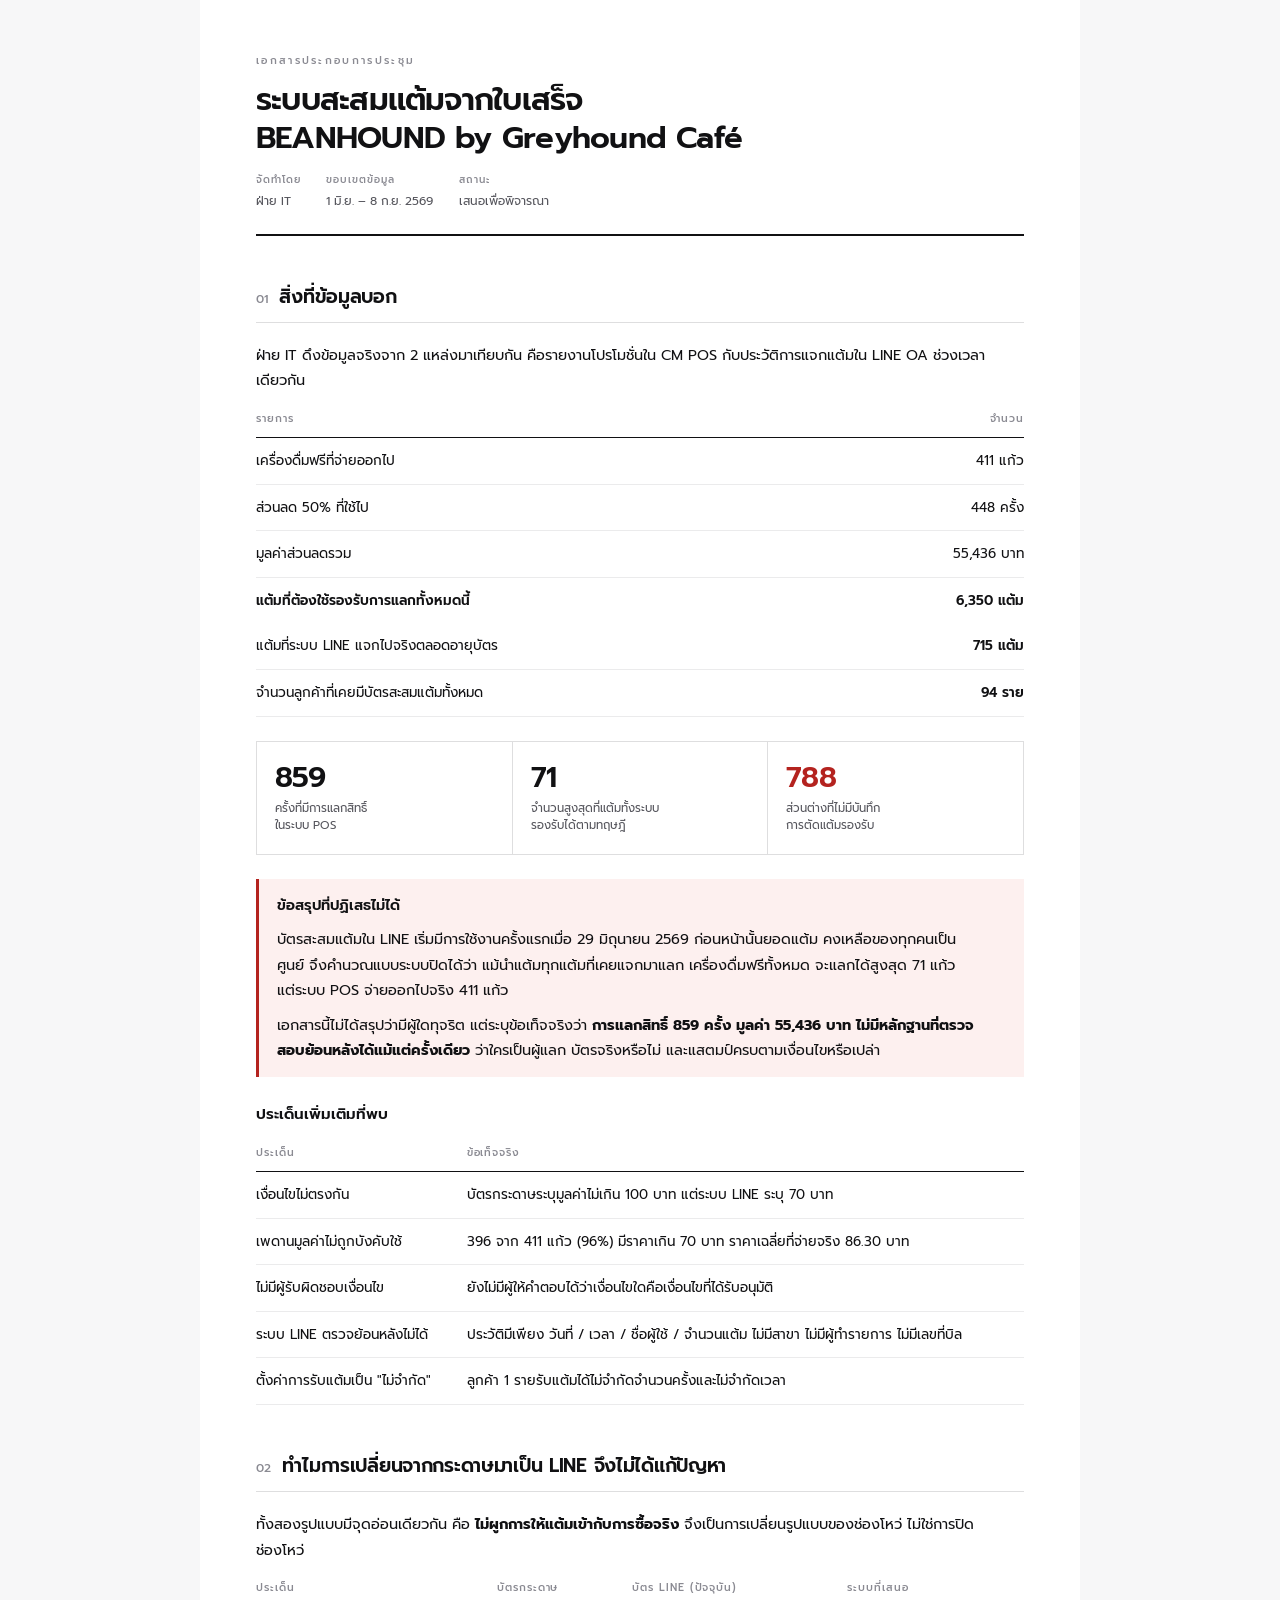
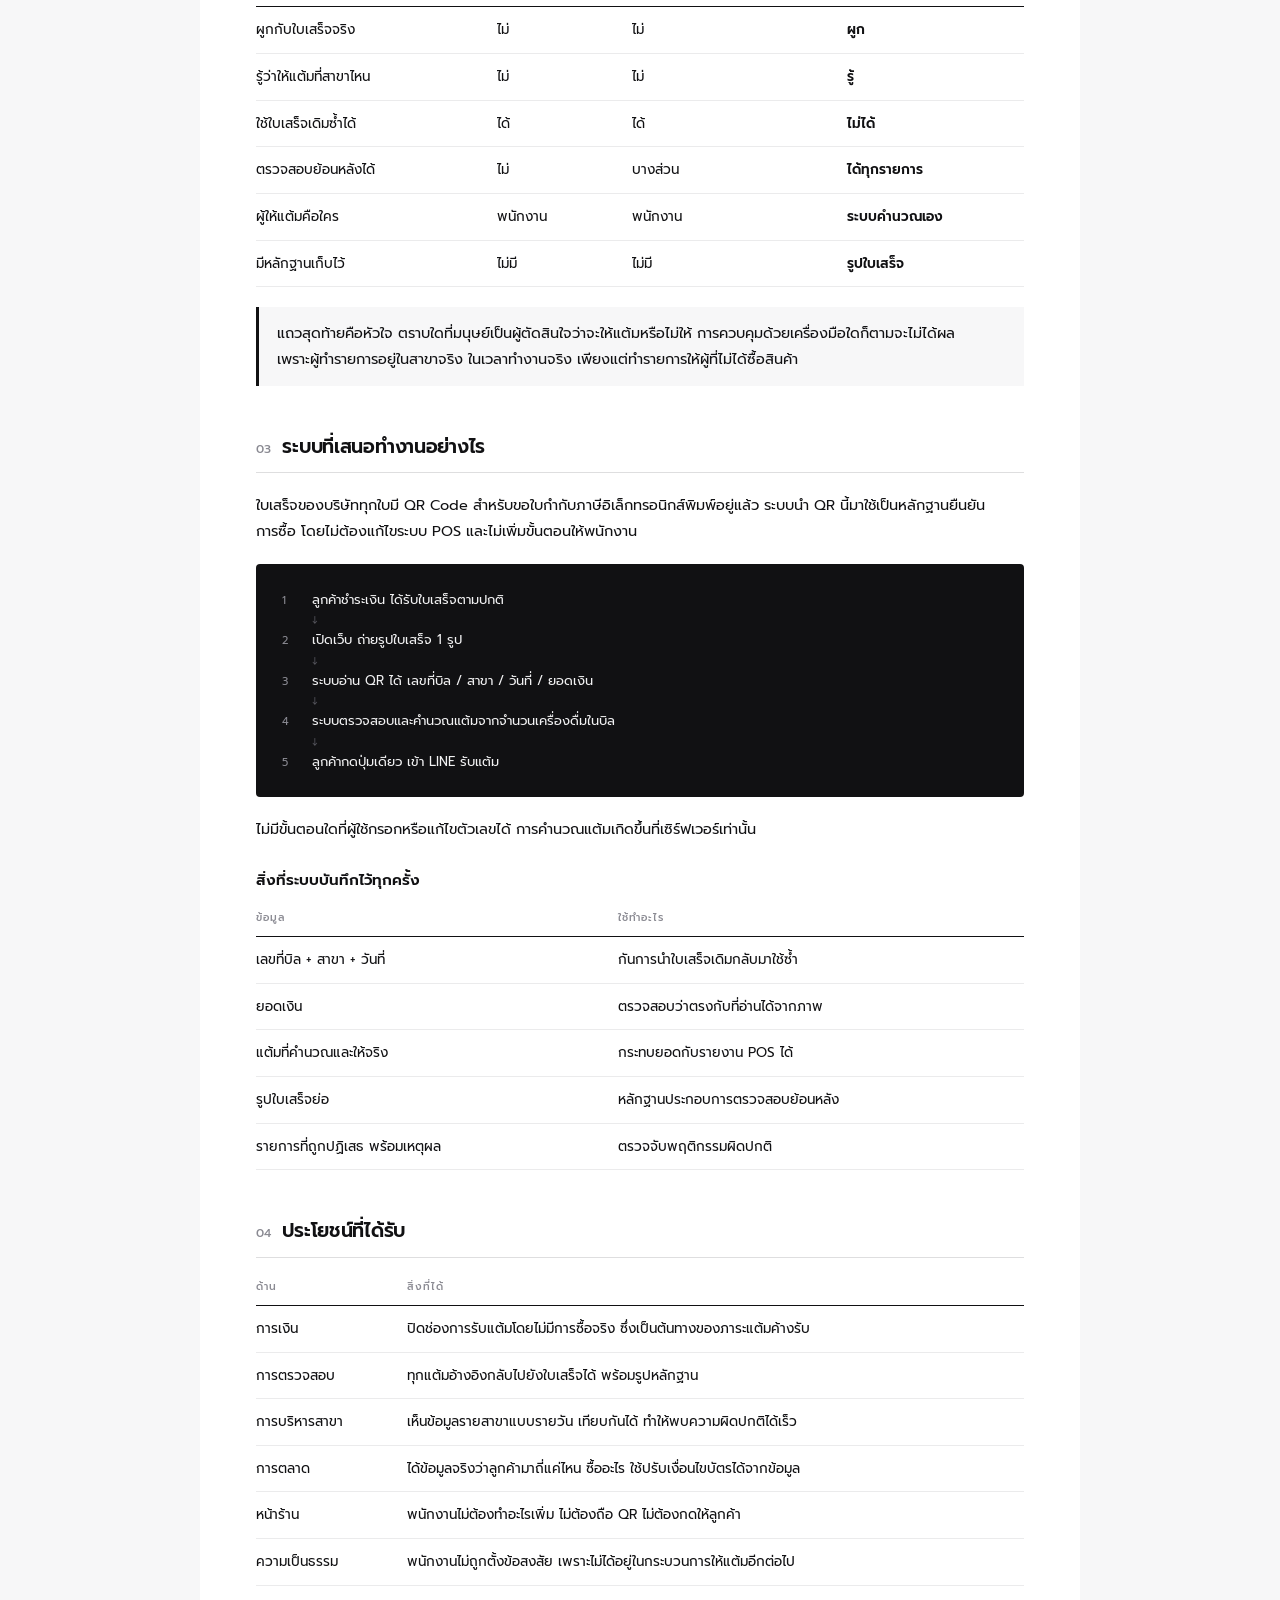
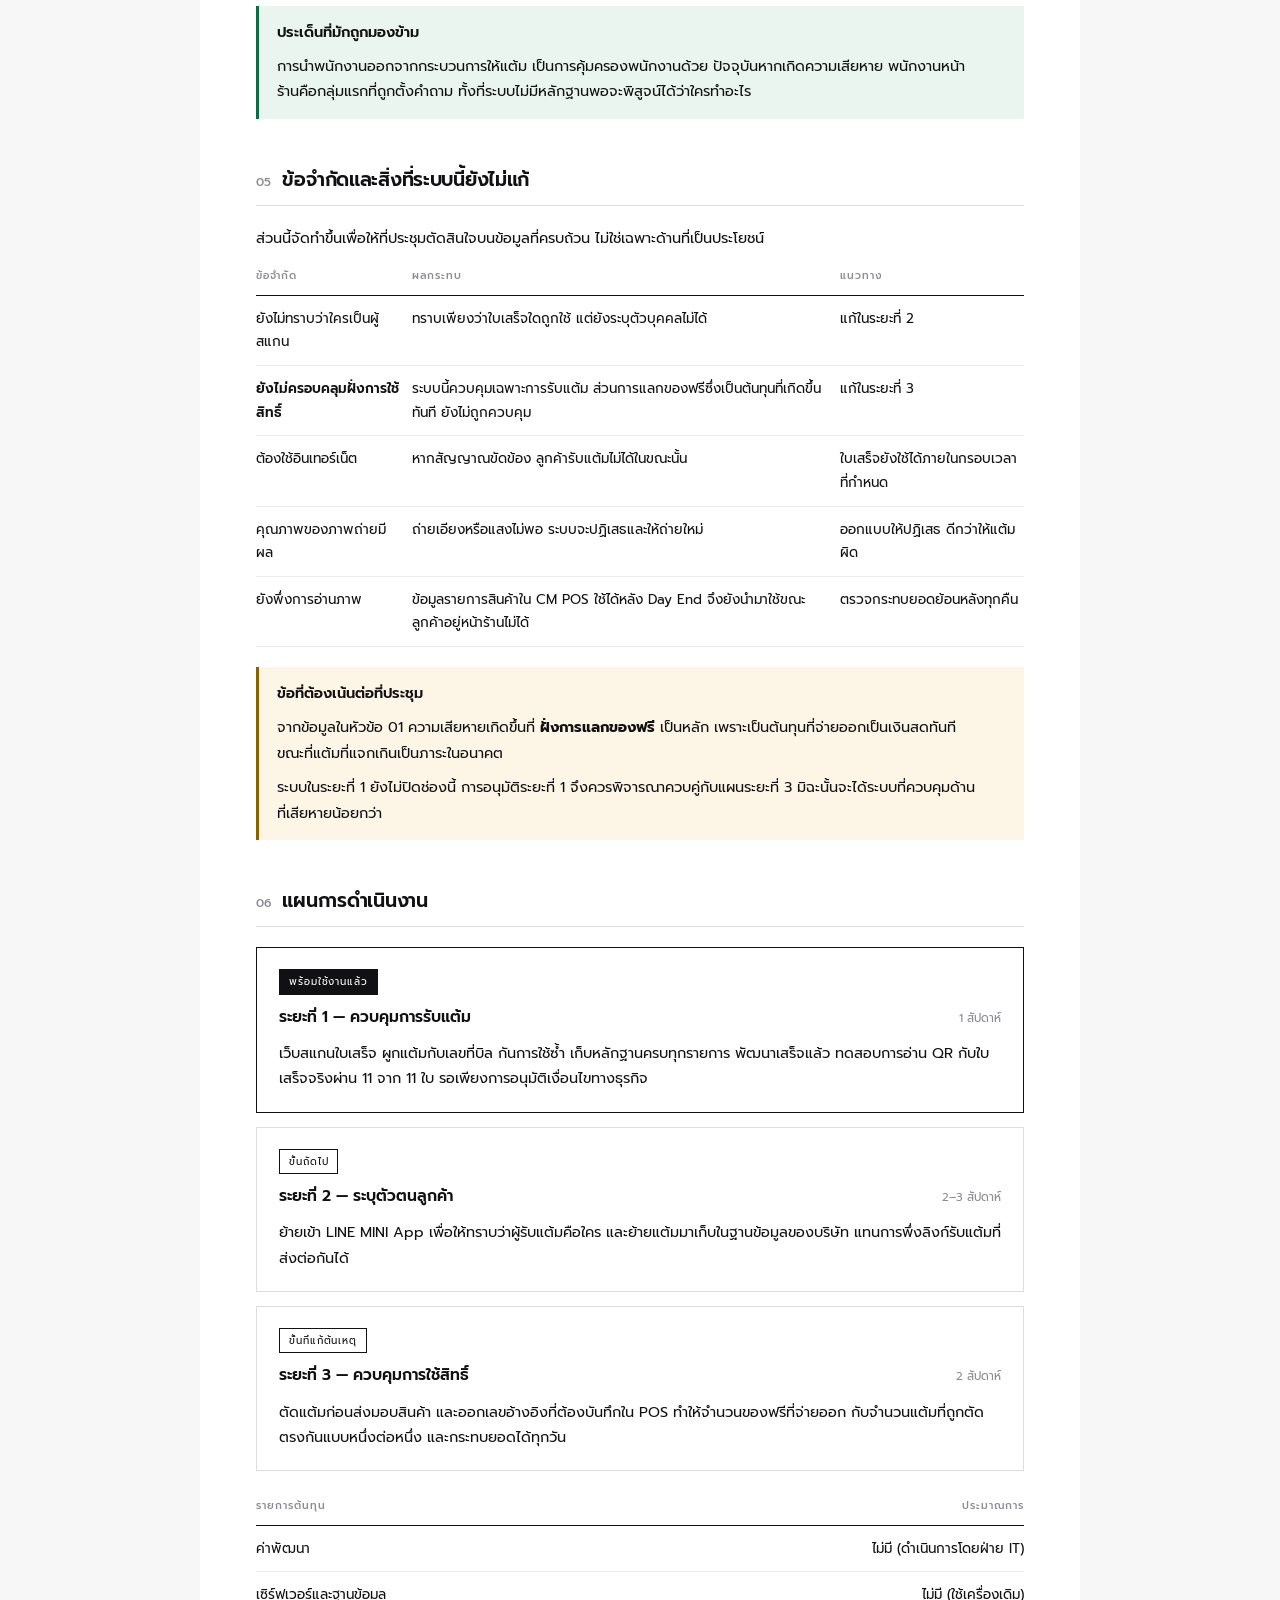
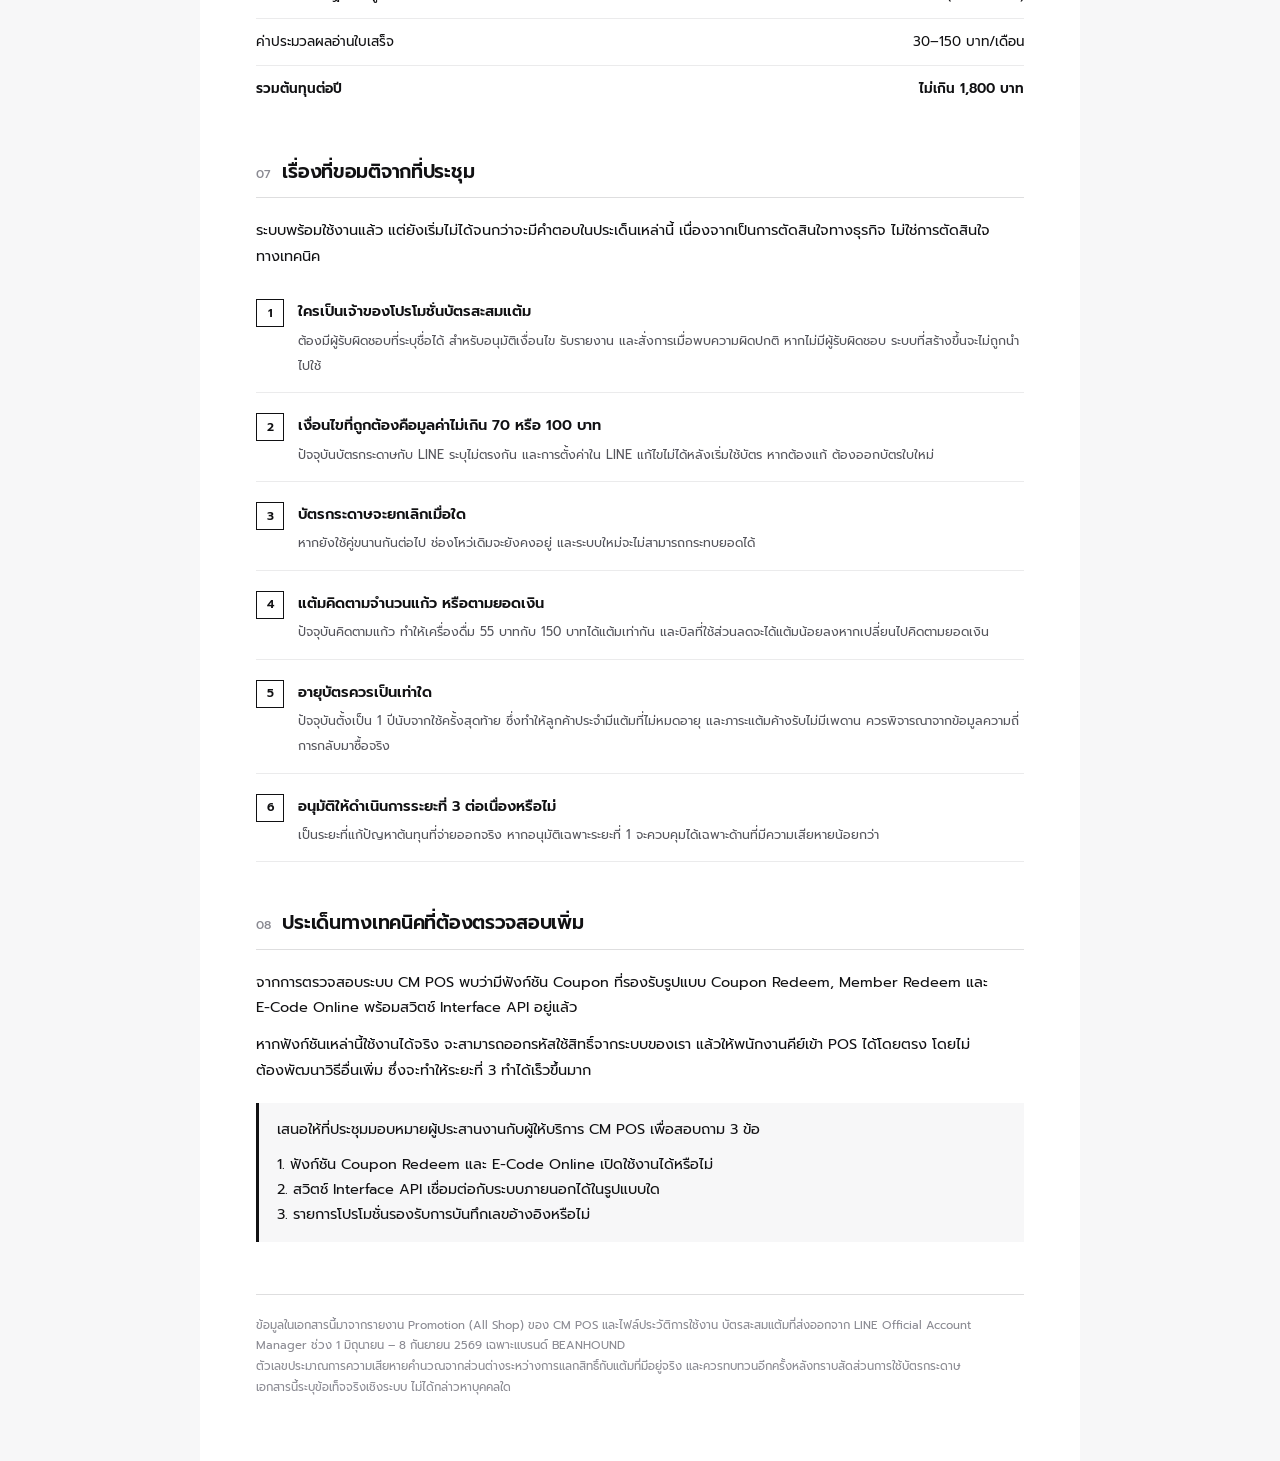
<file: read.html>
<!DOCTYPE html>
<html lang="th">
<head>
<meta charset="UTF-8">
<meta name="viewport" content="width=device-width,initial-scale=1">
<title>ระบบสะสมแต้มจากใบเสร็จ — เอกสารประกอบการประชุม</title>
<link rel="preconnect" href="https://fonts.googleapis.com">
<link rel="preconnect" href="https://fonts.gstatic.com" crossorigin>
<link href="https://fonts.googleapis.com/css2?family=Prompt:wght@300;400;500;600;700&display=swap" rel="stylesheet">
<style>
:root{
  --ink:#111113; --ink-2:#55555c; --ink-3:#8a8a92;
  --line:#dededf; --line-2:#ebebec; --paper:#fff; --wash:#f7f7f8;
  --alert:#b4231f; --alert-bg:#fdf0ef;
  --ok:#0f6b45; --ok-bg:#eaf5ef;
  --hold:#8a6100; --hold-bg:#fdf5e6;
}
*{margin:0;padding:0;box-sizing:border-box}
body{font-family:'Prompt',sans-serif;background:var(--wash);color:var(--ink);
  font-size:14.5px;line-height:1.75;-webkit-font-smoothing:antialiased}
.page{max-width:880px;margin:0 auto;background:var(--paper);padding:52px 56px 64px}

/* ---- หัวเอกสาร ---- */
.masthead{border-bottom:2.5px solid var(--ink);padding-bottom:22px;margin-bottom:38px}
.kicker{font-size:10.5px;letter-spacing:.22em;color:var(--ink-3);font-weight:500}
h1{font-size:31px;font-weight:600;letter-spacing:-.025em;line-height:1.22;margin:11px 0 14px}
.meta{display:flex;flex-wrap:wrap;gap:26px;font-size:12px;color:var(--ink-2)}
.meta b{font-weight:500;color:var(--ink-3);display:block;font-size:10px;letter-spacing:.09em;margin-bottom:2px}

/* ---- โครงหัวข้อ ---- */
section{margin:44px 0}
h2{font-size:19px;font-weight:600;letter-spacing:-.015em;padding-bottom:9px;
  border-bottom:1px solid var(--line);margin-bottom:20px;display:flex;align-items:baseline;gap:12px}
h2 .num{font-size:12px;color:var(--ink-3);font-weight:500;font-variant-numeric:tabular-nums;flex-shrink:0}
h3{font-size:15px;font-weight:600;margin:24px 0 10px}
p{margin:12px 0;max-width:74ch}
ul{margin:12px 0 12px 20px}li{margin:6px 0;max-width:72ch}

/* ---- ตาราง ---- */
table{width:100%;border-collapse:collapse;margin:16px 0;font-size:13.5px}
th{text-align:left;font-weight:500;font-size:10.5px;letter-spacing:.09em;color:var(--ink-3);
  padding:0 12px 9px 0;border-bottom:1.5px solid var(--ink);text-transform:uppercase}
td{padding:11px 12px 11px 0;border-bottom:1px solid var(--line-2);vertical-align:top}
th:last-child,td:last-child{padding-right:0}
.num-col{text-align:right;font-variant-numeric:tabular-nums;white-space:nowrap}
tr.total td{border-top:1.5px solid var(--ink);border-bottom:none;font-weight:600}
td b{font-weight:600}

/* ---- ตัวเลขเด่น ---- */
.figures{display:grid;grid-template-columns:repeat(3,1fr);gap:1px;background:var(--line);
  border:1px solid var(--line);margin:24px 0}
.fig{background:var(--paper);padding:20px 18px}
.fig .v{font-size:29px;font-weight:600;letter-spacing:-.03em;line-height:1.1;font-variant-numeric:tabular-nums}
.fig .v.bad{color:var(--alert)}
.fig .l{font-size:11.5px;color:var(--ink-2);margin-top:6px;line-height:1.5}

/* ---- กล่องข้อความ ---- */
.box{border-left:3px solid var(--ink);padding:14px 0 14px 18px;margin:20px 0;background:var(--wash)}
.box.alert{border-color:var(--alert);background:var(--alert-bg)}
.box.ok{border-color:var(--ok);background:var(--ok-bg)}
.box.hold{border-color:var(--hold);background:var(--hold-bg)}
.box p{margin:0;max-width:70ch}
.box p+p{margin-top:9px}
.box .lead{font-weight:600}

/* ---- flow ---- */
.flow{background:var(--ink);color:#f2f2f3;padding:22px 26px;border-radius:4px;margin:20px 0;
  font-size:13px;line-height:2.1;font-variant-numeric:tabular-nums}
.flow .step{display:flex;gap:14px;align-items:baseline}
.flow .step i{font-style:normal;color:#8a8a92;font-size:11px;width:16px;flex-shrink:0}
.flow .arrow{color:#55555c;padding-left:30px;font-size:11px;line-height:1.2}

/* ---- เฟส ---- */
.phase{border:1px solid var(--line);margin:14px 0;padding:20px 22px}
.phase.now{border-color:var(--ink);border-width:1.5px}
.phase .head{display:flex;justify-content:space-between;align-items:baseline;gap:16px;margin-bottom:10px}
.phase .name{font-size:15.5px;font-weight:600}
.phase .when{font-size:11.5px;color:var(--ink-3);white-space:nowrap}
.badge{display:inline-block;font-size:10px;letter-spacing:.09em;padding:3px 9px;
  border:1px solid var(--ink);margin-bottom:9px}
.badge.now{background:var(--ink);color:var(--paper)}

/* ---- รายการตัดสินใจ ---- */
.decide{counter-reset:d;list-style:none;margin:16px 0 0}
.decide li{counter-increment:d;position:relative;padding:14px 0 14px 42px;
  border-bottom:1px solid var(--line-2);max-width:none}
.decide li::before{content:counter(d);position:absolute;left:0;top:14px;width:26px;height:26px;
  border:1.5px solid var(--ink);display:grid;place-items:center;font-size:12px;font-weight:600}
.decide .q{font-weight:600;display:block;margin-bottom:3px}
.decide .why{font-size:12.5px;color:var(--ink-2)}

.foot{margin-top:52px;padding-top:20px;border-top:1px solid var(--line);
  font-size:11.5px;color:var(--ink-3);line-height:1.8}

@media print{
  body{background:#fff;font-size:11pt}
  .page{max-width:none;padding:0}
  section{page-break-inside:avoid}
  h2{page-break-after:avoid}
  .phase,.box,.figures{page-break-inside:avoid}
}
@media(max-width:700px){
  .page{padding:28px 20px 40px}
  .figures{grid-template-columns:1fr}
  h1{font-size:25px}
}
</style>
</head>
<body>
<div class="page">

<div class="masthead">
  <div class="kicker">เอกสารประกอบการประชุม</div>
  <h1>ระบบสะสมแต้มจากใบเสร็จ<br>BEANHOUND by Greyhound Café</h1>
  <div class="meta">
    <div><b>จัดทำโดย</b>ฝ่าย IT</div>
    <div><b>ขอบเขตข้อมูล</b>1 มิ.ย. – 8 ก.ย. 2569</div>
    <div><b>สถานะ</b>เสนอเพื่อพิจารณา</div>
  </div>
</div>


<!-- ══════════ 1 ══════════ -->
<section>
  <h2><span class="num">01</span> สิ่งที่ข้อมูลบอก</h2>

  <p>ฝ่าย IT ดึงข้อมูลจริงจาก 2 แหล่งมาเทียบกัน คือรายงานโปรโมชั่นใน CM POS
     กับประวัติการแจกแต้มใน LINE OA ช่วงเวลาเดียวกัน</p>

  <table>
    <thead><tr><th>รายการ</th><th class="num-col">จำนวน</th></tr></thead>
    <tbody>
      <tr><td>เครื่องดื่มฟรีที่จ่ายออกไป</td><td class="num-col">411 แก้ว</td></tr>
      <tr><td>ส่วนลด 50% ที่ใช้ไป</td><td class="num-col">448 ครั้ง</td></tr>
      <tr><td>มูลค่าส่วนลดรวม</td><td class="num-col">55,436 บาท</td></tr>
      <tr class="total"><td>แต้มที่ต้องใช้รองรับการแลกทั้งหมดนี้</td><td class="num-col">6,350 แต้ม</td></tr>
      <tr><td>แต้มที่ระบบ LINE แจกไปจริงตลอดอายุบัตร</td><td class="num-col"><b>715 แต้ม</b></td></tr>
      <tr><td>จำนวนลูกค้าที่เคยมีบัตรสะสมแต้มทั้งหมด</td><td class="num-col"><b>94 ราย</b></td></tr>
    </tbody>
  </table>

  <div class="figures">
    <div class="fig"><div class="v">859</div><div class="l">ครั้งที่มีการแลกสิทธิ์<br>ในระบบ POS</div></div>
    <div class="fig"><div class="v">71</div><div class="l">จำนวนสูงสุดที่แต้มทั้งระบบ<br>รองรับได้ตามทฤษฎี</div></div>
    <div class="fig"><div class="v bad">788</div><div class="l">ส่วนต่างที่ไม่มีบันทึก<br>การตัดแต้มรองรับ</div></div>
  </div>

  <div class="box alert">
    <p class="lead">ข้อสรุปที่ปฏิเสธไม่ได้</p>
    <p>บัตรสะสมแต้มใน LINE เริ่มมีการใช้งานครั้งแรกเมื่อ 29 มิถุนายน 2569 ก่อนหน้านั้นยอดแต้ม
       คงเหลือของทุกคนเป็นศูนย์ จึงคำนวณแบบระบบปิดได้ว่า แม้นำแต้มทุกแต้มที่เคยแจกมาแลก
       เครื่องดื่มฟรีทั้งหมด จะแลกได้สูงสุด 71 แก้ว แต่ระบบ POS จ่ายออกไปจริง 411 แก้ว</p>
    <p>เอกสารนี้ไม่ได้สรุปว่ามีผู้ใดทุจริต แต่ระบุข้อเท็จจริงว่า
       <b>การแลกสิทธิ์ 859 ครั้ง มูลค่า 55,436 บาท ไม่มีหลักฐานที่ตรวจสอบย้อนหลังได้แม้แต่ครั้งเดียว</b>
       ว่าใครเป็นผู้แลก บัตรจริงหรือไม่ และแสตมป์ครบตามเงื่อนไขหรือเปล่า</p>
  </div>

  <h3>ประเด็นเพิ่มเติมที่พบ</h3>
  <table>
    <thead><tr><th>ประเด็น</th><th>ข้อเท็จจริง</th></tr></thead>
    <tbody>
      <tr><td>เงื่อนไขไม่ตรงกัน</td>
          <td>บัตรกระดาษระบุมูลค่าไม่เกิน 100 บาท แต่ระบบ LINE ระบุ 70 บาท</td></tr>
      <tr><td>เพดานมูลค่าไม่ถูกบังคับใช้</td>
          <td>396 จาก 411 แก้ว (96%) มีราคาเกิน 70 บาท ราคาเฉลี่ยที่จ่ายจริง 86.30 บาท</td></tr>
      <tr><td>ไม่มีผู้รับผิดชอบเงื่อนไข</td>
          <td>ยังไม่มีผู้ให้คำตอบได้ว่าเงื่อนไขใดคือเงื่อนไขที่ได้รับอนุมัติ</td></tr>
      <tr><td>ระบบ LINE ตรวจย้อนหลังไม่ได้</td>
          <td>ประวัติมีเพียง วันที่ / เวลา / ชื่อผู้ใช้ / จำนวนแต้ม ไม่มีสาขา ไม่มีผู้ทำรายการ ไม่มีเลขที่บิล</td></tr>
      <tr><td>ตั้งค่าการรับแต้มเป็น "ไม่จำกัด"</td>
          <td>ลูกค้า 1 รายรับแต้มได้ไม่จำกัดจำนวนครั้งและไม่จำกัดเวลา</td></tr>
    </tbody>
  </table>
</section>


<!-- ══════════ 2 ══════════ -->
<section>
  <h2><span class="num">02</span> ทำไมการเปลี่ยนจากกระดาษมาเป็น LINE จึงไม่ได้แก้ปัญหา</h2>

  <p>ทั้งสองรูปแบบมีจุดอ่อนเดียวกัน คือ <b>ไม่ผูกการให้แต้มเข้ากับการซื้อจริง</b>
     จึงเป็นการเปลี่ยนรูปแบบของช่องโหว่ ไม่ใช่การปิดช่องโหว่</p>

  <table>
    <thead><tr><th>ประเด็น</th><th>บัตรกระดาษ</th><th>บัตร LINE (ปัจจุบัน)</th><th>ระบบที่เสนอ</th></tr></thead>
    <tbody>
      <tr><td>ผูกกับใบเสร็จจริง</td><td>ไม่</td><td>ไม่</td><td><b>ผูก</b></td></tr>
      <tr><td>รู้ว่าให้แต้มที่สาขาไหน</td><td>ไม่</td><td>ไม่</td><td><b>รู้</b></td></tr>
      <tr><td>ใช้ใบเสร็จเดิมซ้ำได้</td><td>ได้</td><td>ได้</td><td><b>ไม่ได้</b></td></tr>
      <tr><td>ตรวจสอบย้อนหลังได้</td><td>ไม่</td><td>บางส่วน</td><td><b>ได้ทุกรายการ</b></td></tr>
      <tr><td>ผู้ให้แต้มคือใคร</td><td>พนักงาน</td><td>พนักงาน</td><td><b>ระบบคำนวณเอง</b></td></tr>
      <tr><td>มีหลักฐานเก็บไว้</td><td>ไม่มี</td><td>ไม่มี</td><td><b>รูปใบเสร็จ</b></td></tr>
    </tbody>
  </table>

  <div class="box">
    <p>แถวสุดท้ายคือหัวใจ ตราบใดที่มนุษย์เป็นผู้ตัดสินใจว่าจะให้แต้มหรือไม่ให้
       การควบคุมด้วยเครื่องมือใดก็ตามจะไม่ได้ผล เพราะผู้ทำรายการอยู่ในสาขาจริง
       ในเวลาทำงานจริง เพียงแต่ทำรายการให้ผู้ที่ไม่ได้ซื้อสินค้า</p>
  </div>
</section>


<!-- ══════════ 3 ══════════ -->
<section>
  <h2><span class="num">03</span> ระบบที่เสนอทำงานอย่างไร</h2>

  <p>ใบเสร็จของบริษัททุกใบมี QR Code สำหรับขอใบกำกับภาษีอิเล็กทรอนิกส์พิมพ์อยู่แล้ว
     ระบบนำ QR นี้มาใช้เป็นหลักฐานยืนยันการซื้อ โดยไม่ต้องแก้ไขระบบ POS และไม่เพิ่มขั้นตอนให้พนักงาน</p>

  <div class="flow">
    <div class="step"><i>1</i><span>ลูกค้าชำระเงิน ได้รับใบเสร็จตามปกติ</span></div>
    <div class="arrow">↓</div>
    <div class="step"><i>2</i><span>เปิดเว็บ ถ่ายรูปใบเสร็จ 1 รูป</span></div>
    <div class="arrow">↓</div>
    <div class="step"><i>3</i><span>ระบบอ่าน QR ได้ เลขที่บิล / สาขา / วันที่ / ยอดเงิน</span></div>
    <div class="arrow">↓</div>
    <div class="step"><i>4</i><span>ระบบตรวจสอบและคำนวณแต้มจากจำนวนเครื่องดื่มในบิล</span></div>
    <div class="arrow">↓</div>
    <div class="step"><i>5</i><span>ลูกค้ากดปุ่มเดียว เข้า LINE รับแต้ม</span></div>
  </div>

  <p>ไม่มีขั้นตอนใดที่ผู้ใช้กรอกหรือแก้ไขตัวเลขได้ การคำนวณแต้มเกิดขึ้นที่เซิร์ฟเวอร์เท่านั้น</p>

  <h3>สิ่งที่ระบบบันทึกไว้ทุกครั้ง</h3>
  <table>
    <thead><tr><th>ข้อมูล</th><th>ใช้ทำอะไร</th></tr></thead>
    <tbody>
      <tr><td>เลขที่บิล + สาขา + วันที่</td><td>กันการนำใบเสร็จเดิมกลับมาใช้ซ้ำ</td></tr>
      <tr><td>ยอดเงิน</td><td>ตรวจสอบว่าตรงกับที่อ่านได้จากภาพ</td></tr>
      <tr><td>แต้มที่คำนวณและให้จริง</td><td>กระทบยอดกับรายงาน POS ได้</td></tr>
      <tr><td>รูปใบเสร็จย่อ</td><td>หลักฐานประกอบการตรวจสอบย้อนหลัง</td></tr>
      <tr><td>รายการที่ถูกปฏิเสธ พร้อมเหตุผล</td><td>ตรวจจับพฤติกรรมผิดปกติ</td></tr>
    </tbody>
  </table>
</section>


<!-- ══════════ 4 ══════════ -->
<section>
  <h2><span class="num">04</span> ประโยชน์ที่ได้รับ</h2>

  <table>
    <thead><tr><th>ด้าน</th><th>สิ่งที่ได้</th></tr></thead>
    <tbody>
      <tr><td>การเงิน</td><td>ปิดช่องการรับแต้มโดยไม่มีการซื้อจริง ซึ่งเป็นต้นทางของภาระแต้มค้างรับ</td></tr>
      <tr><td>การตรวจสอบ</td><td>ทุกแต้มอ้างอิงกลับไปยังใบเสร็จได้ พร้อมรูปหลักฐาน</td></tr>
      <tr><td>การบริหารสาขา</td><td>เห็นข้อมูลรายสาขาแบบรายวัน เทียบกันได้ ทำให้พบความผิดปกติได้เร็ว</td></tr>
      <tr><td>การตลาด</td><td>ได้ข้อมูลจริงว่าลูกค้ามาถี่แค่ไหน ซื้ออะไร ใช้ปรับเงื่อนไขบัตรได้จากข้อมูล</td></tr>
      <tr><td>หน้าร้าน</td><td>พนักงานไม่ต้องทำอะไรเพิ่ม ไม่ต้องถือ QR ไม่ต้องกดให้ลูกค้า</td></tr>
      <tr><td>ความเป็นธรรม</td><td>พนักงานไม่ถูกตั้งข้อสงสัย เพราะไม่ได้อยู่ในกระบวนการให้แต้มอีกต่อไป</td></tr>
    </tbody>
  </table>

  <div class="box ok">
    <p class="lead">ประเด็นที่มักถูกมองข้าม</p>
    <p>การนำพนักงานออกจากกระบวนการให้แต้ม เป็นการคุ้มครองพนักงานด้วย
       ปัจจุบันหากเกิดความเสียหาย พนักงานหน้าร้านคือกลุ่มแรกที่ถูกตั้งคำถาม
       ทั้งที่ระบบไม่มีหลักฐานพอจะพิสูจน์ได้ว่าใครทำอะไร</p>
  </div>
</section>


<!-- ══════════ 5 ══════════ -->
<section>
  <h2><span class="num">05</span> ข้อจำกัดและสิ่งที่ระบบนี้ยังไม่แก้</h2>

  <p>ส่วนนี้จัดทำขึ้นเพื่อให้ที่ประชุมตัดสินใจบนข้อมูลที่ครบถ้วน ไม่ใช่เฉพาะด้านที่เป็นประโยชน์</p>

  <table>
    <thead><tr><th>ข้อจำกัด</th><th>ผลกระทบ</th><th>แนวทาง</th></tr></thead>
    <tbody>
      <tr><td>ยังไม่ทราบว่าใครเป็นผู้สแกน</td>
          <td>ทราบเพียงว่าใบเสร็จใดถูกใช้ แต่ยังระบุตัวบุคคลไม่ได้</td>
          <td>แก้ในระยะที่ 2</td></tr>
      <tr><td><b>ยังไม่ครอบคลุมฝั่งการใช้สิทธิ์</b></td>
          <td>ระบบนี้ควบคุมเฉพาะการรับแต้ม ส่วนการแลกของฟรีซึ่งเป็นต้นทุนที่เกิดขึ้นทันที ยังไม่ถูกควบคุม</td>
          <td>แก้ในระยะที่ 3</td></tr>
      <tr><td>ต้องใช้อินเทอร์เน็ต</td>
          <td>หากสัญญาณขัดข้อง ลูกค้ารับแต้มไม่ได้ในขณะนั้น</td>
          <td>ใบเสร็จยังใช้ได้ภายในกรอบเวลาที่กำหนด</td></tr>
      <tr><td>คุณภาพของภาพถ่ายมีผล</td>
          <td>ถ่ายเอียงหรือแสงไม่พอ ระบบจะปฏิเสธและให้ถ่ายใหม่</td>
          <td>ออกแบบให้ปฏิเสธ ดีกว่าให้แต้มผิด</td></tr>
      <tr><td>ยังพึ่งการอ่านภาพ</td>
          <td>ข้อมูลรายการสินค้าใน CM POS ใช้ได้หลัง Day End จึงยังนำมาใช้ขณะลูกค้าอยู่หน้าร้านไม่ได้</td>
          <td>ตรวจกระทบยอดย้อนหลังทุกคืน</td></tr>
    </tbody>
  </table>

  <div class="box hold">
    <p class="lead">ข้อที่ต้องเน้นต่อที่ประชุม</p>
    <p>จากข้อมูลในหัวข้อ 01 ความเสียหายเกิดขึ้นที่ <b>ฝั่งการแลกของฟรี</b> เป็นหลัก
       เพราะเป็นต้นทุนที่จ่ายออกเป็นเงินสดทันที ขณะที่แต้มที่แจกเกินเป็นภาระในอนาคต</p>
    <p>ระบบในระยะที่ 1 ยังไม่ปิดช่องนี้ การอนุมัติระยะที่ 1 จึงควรพิจารณาควบคู่กับแผนระยะที่ 3
       มิฉะนั้นจะได้ระบบที่ควบคุมด้านที่เสียหายน้อยกว่า</p>
  </div>
</section>


<!-- ══════════ 6 ══════════ -->
<section>
  <h2><span class="num">06</span> แผนการดำเนินงาน</h2>

  <div class="phase now">
    <span class="badge now">พร้อมใช้งานแล้ว</span>
    <div class="head"><div class="name">ระยะที่ 1 — ควบคุมการรับแต้ม</div><div class="when">1 สัปดาห์</div></div>
    <p style="margin:0">เว็บสแกนใบเสร็จ ผูกแต้มกับเลขที่บิล กันการใช้ซ้ำ เก็บหลักฐานครบทุกรายการ
       พัฒนาเสร็จแล้ว ทดสอบการอ่าน QR กับใบเสร็จจริงผ่าน 11 จาก 11 ใบ
       รอเพียงการอนุมัติเงื่อนไขทางธุรกิจ</p>
  </div>

  <div class="phase">
    <span class="badge">ขั้นถัดไป</span>
    <div class="head"><div class="name">ระยะที่ 2 — ระบุตัวตนลูกค้า</div><div class="when">2–3 สัปดาห์</div></div>
    <p style="margin:0">ย้ายเข้า LINE MINI App เพื่อให้ทราบว่าผู้รับแต้มคือใคร
       และย้ายแต้มมาเก็บในฐานข้อมูลของบริษัท แทนการพึ่งลิงก์รับแต้มที่ส่งต่อกันได้</p>
  </div>

  <div class="phase">
    <span class="badge">ขั้นที่แก้ต้นเหตุ</span>
    <div class="head"><div class="name">ระยะที่ 3 — ควบคุมการใช้สิทธิ์</div><div class="when">2 สัปดาห์</div></div>
    <p style="margin:0">ตัดแต้มก่อนส่งมอบสินค้า และออกเลขอ้างอิงที่ต้องบันทึกใน POS
       ทำให้จำนวนของฟรีที่จ่ายออก กับจำนวนแต้มที่ถูกตัด ตรงกันแบบหนึ่งต่อหนึ่ง
       และกระทบยอดได้ทุกวัน</p>
  </div>

  <table style="margin-top:26px">
    <thead><tr><th>รายการต้นทุน</th><th class="num-col">ประมาณการ</th></tr></thead>
    <tbody>
      <tr><td>ค่าพัฒนา</td><td class="num-col">ไม่มี (ดำเนินการโดยฝ่าย IT)</td></tr>
      <tr><td>เซิร์ฟเวอร์และฐานข้อมูล</td><td class="num-col">ไม่มี (ใช้เครื่องเดิม)</td></tr>
      <tr><td>ค่าประมวลผลอ่านใบเสร็จ</td><td class="num-col">30–150 บาท/เดือน</td></tr>
      <tr class="total"><td>รวมต้นทุนต่อปี</td><td class="num-col">ไม่เกิน 1,800 บาท</td></tr>
    </tbody>
  </table>
</section>


<!-- ══════════ 7 ══════════ -->
<section>
  <h2><span class="num">07</span> เรื่องที่ขอมติจากที่ประชุม</h2>

  <p>ระบบพร้อมใช้งานแล้ว แต่ยังเริ่มไม่ได้จนกว่าจะมีคำตอบในประเด็นเหล่านี้
     เนื่องจากเป็นการตัดสินใจทางธุรกิจ ไม่ใช่การตัดสินใจทางเทคนิค</p>

  <ol class="decide">
    <li><span class="q">ใครเป็นเจ้าของโปรโมชั่นบัตรสะสมแต้ม</span>
        <span class="why">ต้องมีผู้รับผิดชอบที่ระบุชื่อได้ สำหรับอนุมัติเงื่อนไข รับรายงาน และสั่งการเมื่อพบความผิดปกติ
        หากไม่มีผู้รับผิดชอบ ระบบที่สร้างขึ้นจะไม่ถูกนำไปใช้</span></li>

    <li><span class="q">เงื่อนไขที่ถูกต้องคือมูลค่าไม่เกิน 70 หรือ 100 บาท</span>
        <span class="why">ปัจจุบันบัตรกระดาษกับ LINE ระบุไม่ตรงกัน และการตั้งค่าใน LINE แก้ไขไม่ได้หลังเริ่มใช้บัตร
        หากต้องแก้ ต้องออกบัตรใบใหม่</span></li>

    <li><span class="q">บัตรกระดาษจะยกเลิกเมื่อใด</span>
        <span class="why">หากยังใช้คู่ขนานกันต่อไป ช่องโหว่เดิมจะยังคงอยู่ และระบบใหม่จะไม่สามารถกระทบยอดได้</span></li>

    <li><span class="q">แต้มคิดตามจำนวนแก้ว หรือตามยอดเงิน</span>
        <span class="why">ปัจจุบันคิดตามแก้ว ทำให้เครื่องดื่ม 55 บาทกับ 150 บาทได้แต้มเท่ากัน
        และบิลที่ใช้ส่วนลดจะได้แต้มน้อยลงหากเปลี่ยนไปคิดตามยอดเงิน</span></li>

    <li><span class="q">อายุบัตรควรเป็นเท่าใด</span>
        <span class="why">ปัจจุบันตั้งเป็น 1 ปีนับจากใช้ครั้งสุดท้าย ซึ่งทำให้ลูกค้าประจำมีแต้มที่ไม่หมดอายุ
        และภาระแต้มค้างรับไม่มีเพดาน ควรพิจารณาจากข้อมูลความถี่การกลับมาซื้อจริง</span></li>

    <li><span class="q">อนุมัติให้ดำเนินการระยะที่ 3 ต่อเนื่องหรือไม่</span>
        <span class="why">เป็นระยะที่แก้ปัญหาต้นทุนที่จ่ายออกจริง หากอนุมัติเฉพาะระยะที่ 1
        จะควบคุมได้เฉพาะด้านที่มีความเสียหายน้อยกว่า</span></li>
  </ol>
</section>


<!-- ══════════ 8 ══════════ -->
<section>
  <h2><span class="num">08</span> ประเด็นทางเทคนิคที่ต้องตรวจสอบเพิ่ม</h2>

  <p>จากการตรวจสอบระบบ CM POS พบว่ามีฟังก์ชัน Coupon ที่รองรับรูปแบบ
     Coupon Redeem, Member Redeem และ E-Code Online พร้อมสวิตช์ Interface API อยู่แล้ว</p>

  <p>หากฟังก์ชันเหล่านี้ใช้งานได้จริง จะสามารถออกรหัสใช้สิทธิ์จากระบบของเรา
     แล้วให้พนักงานคีย์เข้า POS ได้โดยตรง โดยไม่ต้องพัฒนาวิธีอื่นเพิ่ม
     ซึ่งจะทำให้ระยะที่ 3 ทำได้เร็วขึ้นมาก</p>

  <div class="box">
    <p>เสนอให้ที่ประชุมมอบหมายผู้ประสานงานกับผู้ให้บริการ CM POS เพื่อสอบถาม 3 ข้อ</p>
    <p>1. ฟังก์ชัน Coupon Redeem และ E-Code Online เปิดใช้งานได้หรือไม่<br>
       2. สวิตช์ Interface API เชื่อมต่อกับระบบภายนอกได้ในรูปแบบใด<br>
       3. รายการโปรโมชั่นรองรับการบันทึกเลขอ้างอิงหรือไม่</p>
  </div>
</section>


<div class="foot">
  ข้อมูลในเอกสารนี้มาจากรายงาน Promotion (All Shop) ของ CM POS และไฟล์ประวัติการใช้งาน
  บัตรสะสมแต้มที่ส่งออกจาก LINE Official Account Manager ช่วง 1 มิถุนายน – 8 กันยายน 2569
  เฉพาะแบรนด์ BEANHOUND<br>
  ตัวเลขประมาณการความเสียหายคำนวณจากส่วนต่างระหว่างการแลกสิทธิ์กับแต้มที่มีอยู่จริง
  และควรทบทวนอีกครั้งหลังทราบสัดส่วนการใช้บัตรกระดาษ<br>
  เอกสารนี้ระบุข้อเท็จจริงเชิงระบบ ไม่ได้กล่าวหาบุคคลใด
</div>

</div>
</body>
</html>
</file>
